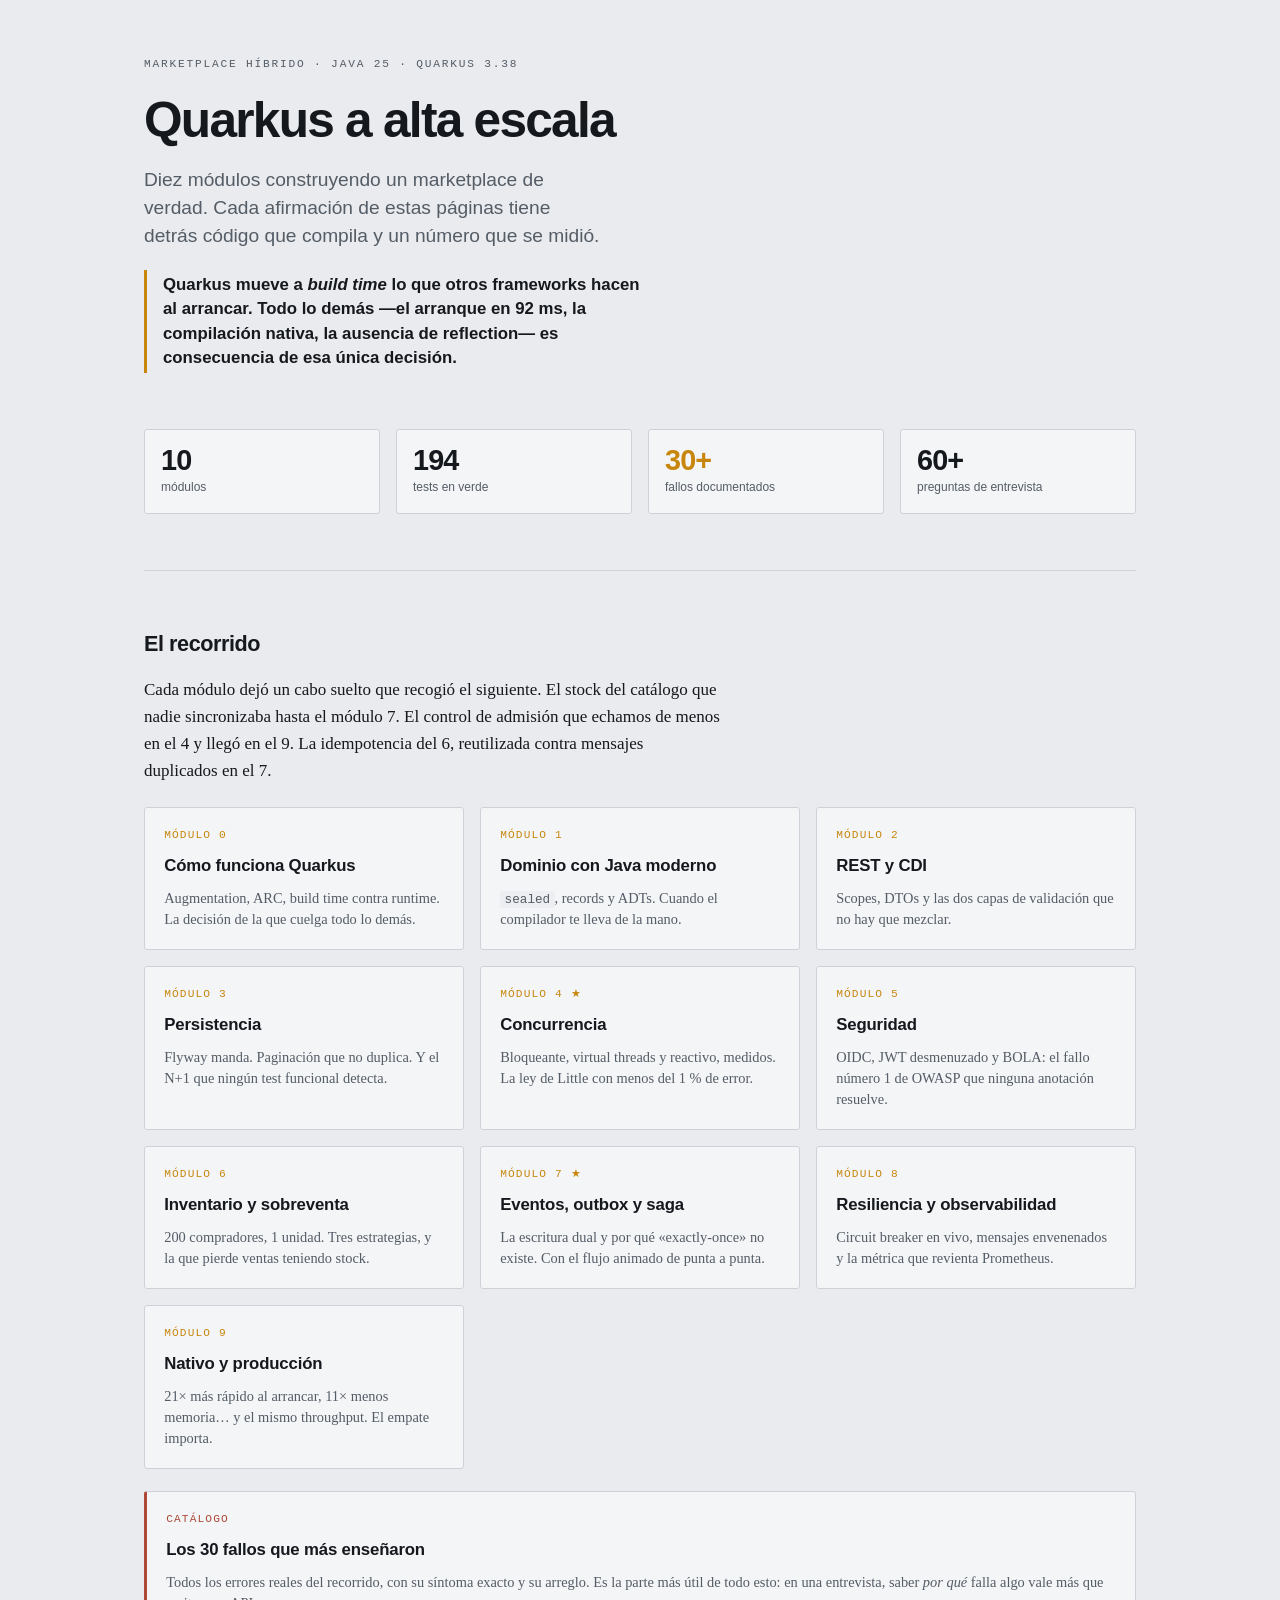
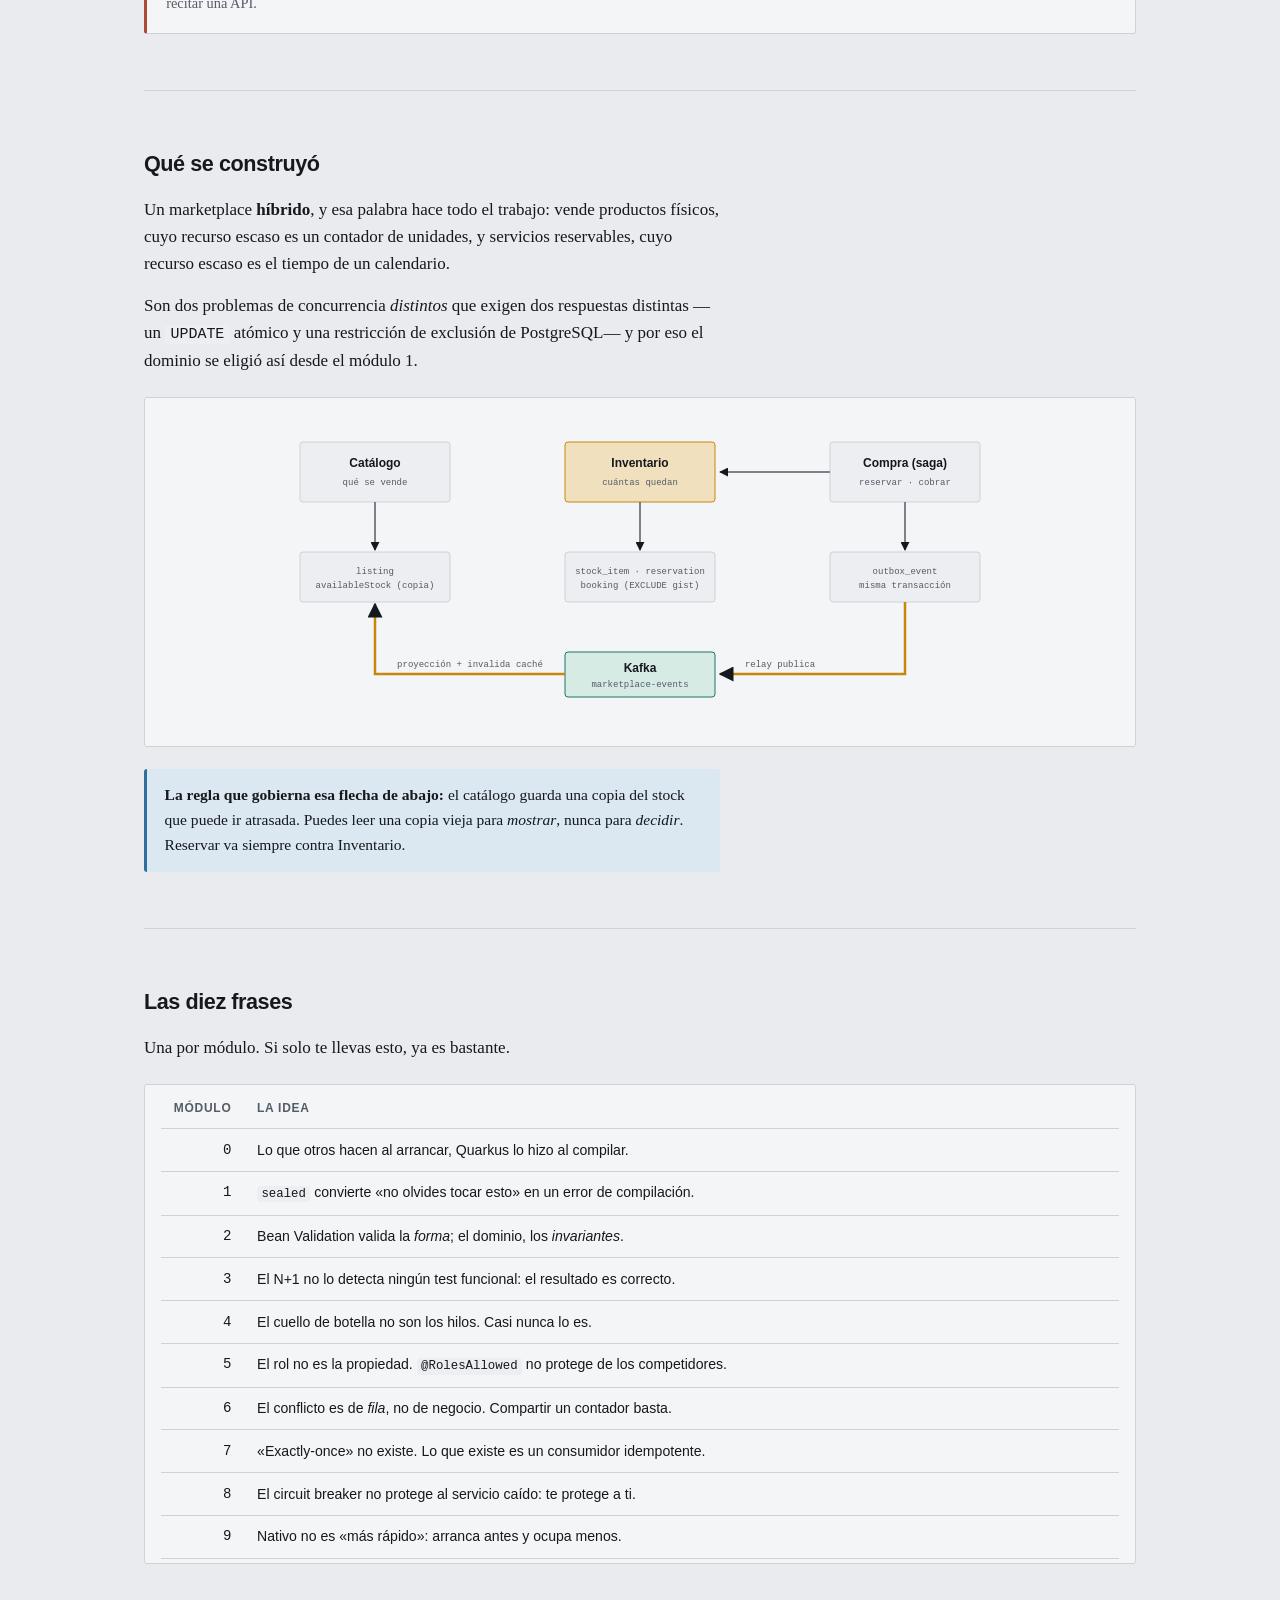
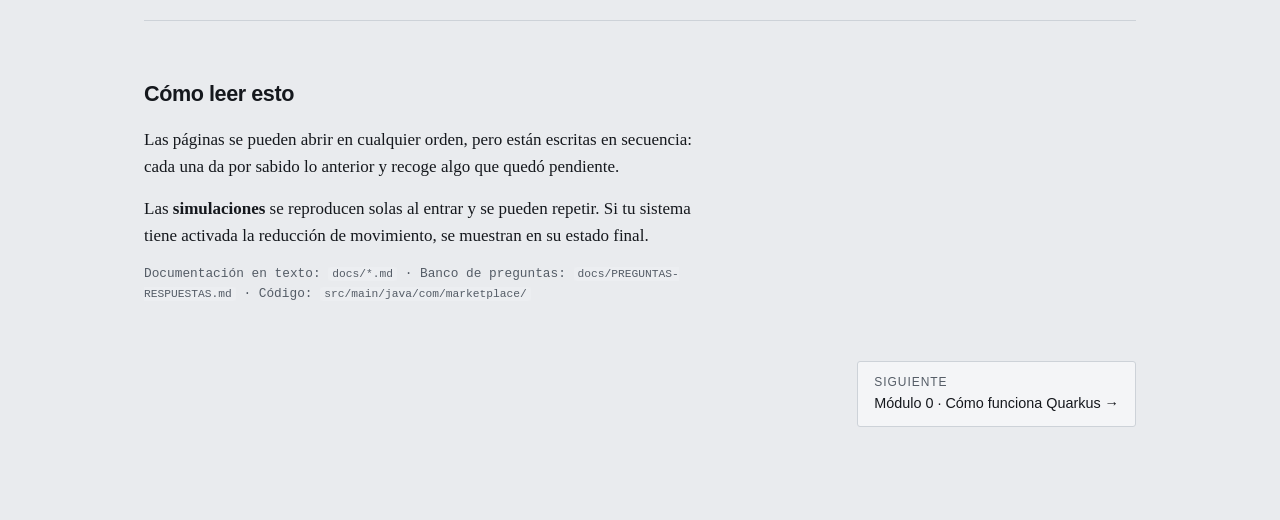
<file: docs/html/index.html>
<!doctype html>
<html lang="es">
<head>
<meta charset="utf-8">
<meta name="viewport" content="width=device-width, initial-scale=1">
<meta name="color-scheme" content="light dark">
<title>Quarkus a alta escala — un marketplace, diez módulos</title>
<link rel="stylesheet" href="assets/style.css">
</head>
<body>
<div class="wrap">

<header>
  <p class="eyebrow">Marketplace híbrido · Java 25 · Quarkus 3.38</p>
  <h1>Quarkus a&nbsp;alta escala</h1>
  <p class="lede">
    Diez módulos construyendo un marketplace de verdad. Cada afirmación de estas páginas tiene
    detrás código que compila y un número que se midió.
  </p>
  <p class="thesis">
    Quarkus mueve a <em>build time</em> lo que otros frameworks hacen al arrancar. Todo lo demás
    —el arranque en 92&nbsp;ms, la compilación nativa, la ausencia de reflection— es consecuencia
    de esa única decisión.
  </p>
</header>

<section>
  <div class="metrics">
    <div class="metric"><span class="n">10</span><span class="l">módulos</span></div>
    <div class="metric"><span class="n">194</span><span class="l">tests en verde</span></div>
    <div class="metric hl"><span class="n">30+</span><span class="l">fallos documentados</span></div>
    <div class="metric"><span class="n">60+</span><span class="l">preguntas de entrevista</span></div>
  </div>
</section>

<hr>

<section>
  <div class="prose stack">
    <h2>El recorrido</h2>
    <p>
      Cada módulo dejó un cabo suelto que recogió el siguiente. El stock del catálogo que nadie
      sincronizaba hasta el módulo 7. El control de admisión que echamos de menos en el 4 y llegó
      en el 9. La idempotencia del 6, reutilizada contra mensajes duplicados en el 7.
    </p>
  </div>

  <div class="modules">
    <a class="mod" href="0-fundamentos.html">
      <span class="num">MÓDULO 0</span>
      <h3>Cómo funciona Quarkus</h3>
      <p>Augmentation, ARC, build time contra runtime. La decisión de la que cuelga todo lo demás.</p>
    </a>
    <a class="mod" href="1-dominio.html">
      <span class="num">MÓDULO 1</span>
      <h3>Dominio con Java moderno</h3>
      <p><code>sealed</code>, records y ADTs. Cuando el compilador te lleva de la mano.</p>
    </a>
    <a class="mod" href="2-rest.html">
      <span class="num">MÓDULO 2</span>
      <h3>REST y CDI</h3>
      <p>Scopes, DTOs y las dos capas de validación que no hay que mezclar.</p>
    </a>
    <a class="mod" href="3-persistencia.html">
      <span class="num">MÓDULO 3</span>
      <h3>Persistencia</h3>
      <p>Flyway manda. Paginación que no duplica. Y el N+1 que ningún test funcional detecta.</p>
    </a>
    <a class="mod" href="4-concurrencia.html">
      <span class="num">MÓDULO 4 ★</span>
      <h3>Concurrencia</h3>
      <p>Bloqueante, virtual threads y reactivo, medidos. La ley de Little con menos del 1&nbsp;% de error.</p>
    </a>
    <a class="mod" href="5-seguridad.html">
      <span class="num">MÓDULO 5</span>
      <h3>Seguridad</h3>
      <p>OIDC, JWT desmenuzado y BOLA: el fallo número 1 de OWASP que ninguna anotación resuelve.</p>
    </a>
    <a class="mod" href="6-inventario.html">
      <span class="num">MÓDULO 6</span>
      <h3>Inventario y sobreventa</h3>
      <p>200 compradores, 1 unidad. Tres estrategias, y la que pierde ventas teniendo stock.</p>
    </a>
    <a class="mod" href="7-eventos.html">
      <span class="num">MÓDULO 7 ★</span>
      <h3>Eventos, outbox y saga</h3>
      <p>La escritura dual y por qué «exactly-once» no existe. Con el flujo animado de punta a punta.</p>
    </a>
    <a class="mod" href="8-resiliencia.html">
      <span class="num">MÓDULO 8</span>
      <h3>Resiliencia y observabilidad</h3>
      <p>Circuit breaker en vivo, mensajes envenenados y la métrica que revienta Prometheus.</p>
    </a>
    <a class="mod" href="9-produccion.html">
      <span class="num">MÓDULO 9</span>
      <h3>Nativo y producción</h3>
      <p>21× más rápido al arrancar, 11× menos memoria… y el mismo throughput. El empate importa.</p>
    </a>
  </div>

  <div class="modules">
    <a class="mod" href="bugs.html" style="border-left:3px solid var(--busy)">
      <span class="num" style="color:var(--busy)">CATÁLOGO</span>
      <h3>Los 30 fallos que más enseñaron</h3>
      <p>
        Todos los errores reales del recorrido, con su síntoma exacto y su arreglo. Es la parte
        más útil de todo esto: en una entrevista, saber <em>por qué</em> falla algo vale más que
        recitar una API.
      </p>
    </a>
  </div>
</section>

<hr>

<section>
  <div class="prose stack">
    <h2>Qué se construyó</h2>
    <p>
      Un marketplace <strong>híbrido</strong>, y esa palabra hace todo el trabajo: vende productos
      físicos, cuyo recurso escaso es un contador de unidades, y servicios reservables, cuyo
      recurso escaso es el tiempo de un calendario.
    </p>
    <p>
      Son dos problemas de concurrencia <em>distintos</em> que exigen dos respuestas distintas —un
      <code>UPDATE</code> atómico y una restricción de exclusión de PostgreSQL— y por eso el
      dominio se eligió así desde el módulo 1.
    </p>
  </div>

  <div class="diagram">
    <svg viewBox="0 0 720 300" width="720" height="300" role="img" aria-label="Arquitectura del marketplace">
      <defs>
        <marker id="ah" viewBox="0 0 10 10" refX="9" refY="5" markerWidth="6" markerHeight="6" orient="auto">
          <path d="M 0 0 L 10 5 L 0 10 z" fill="currentColor"/>
        </marker>
      </defs>
      <g color="var(--ink-soft)">
        <rect class="d-box" x="20" y="20" width="150" height="60" rx="3"/>
        <text class="d-label" x="95" y="45" text-anchor="middle">Catálogo</text>
        <text class="d-sub" x="95" y="63" text-anchor="middle">qué se vende</text>

        <rect class="d-box on" x="285" y="20" width="150" height="60" rx="3"/>
        <text class="d-label" x="360" y="45" text-anchor="middle">Inventario</text>
        <text class="d-sub" x="360" y="63" text-anchor="middle">cuántas quedan</text>

        <rect class="d-box" x="550" y="20" width="150" height="60" rx="3"/>
        <text class="d-label" x="625" y="45" text-anchor="middle">Compra (saga)</text>
        <text class="d-sub" x="625" y="63" text-anchor="middle">reservar · cobrar</text>

        <rect class="d-box" x="20" y="130" width="150" height="50" rx="3"/>
        <text class="d-sub" x="95" y="152" text-anchor="middle">listing</text>
        <text class="d-sub" x="95" y="166" text-anchor="middle">availableStock (copia)</text>

        <rect class="d-box" x="285" y="130" width="150" height="50" rx="3"/>
        <text class="d-sub" x="360" y="152" text-anchor="middle">stock_item · reservation</text>
        <text class="d-sub" x="360" y="166" text-anchor="middle">booking (EXCLUDE gist)</text>

        <rect class="d-box" x="550" y="130" width="150" height="50" rx="3"/>
        <text class="d-sub" x="625" y="152" text-anchor="middle">outbox_event</text>
        <text class="d-sub" x="625" y="166" text-anchor="middle">misma transacción</text>

        <rect class="d-box good" x="285" y="230" width="150" height="45" rx="3"/>
        <text class="d-label" x="360" y="250" text-anchor="middle">Kafka</text>
        <text class="d-sub" x="360" y="265" text-anchor="middle">marketplace-events</text>

        <path class="d-arrow" d="M 95 80 L 95 128"/>
        <path class="d-arrow" d="M 360 80 L 360 128"/>
        <path class="d-arrow" d="M 625 80 L 625 128"/>
        <path class="d-arrow" d="M 550 50 L 440 50"/>
        <path class="d-arrow on" d="M 625 180 L 625 252 L 440 252"/>
        <path class="d-arrow on" d="M 285 252 L 95 252 L 95 182"/>

        <text class="d-sub" x="500" y="245" text-anchor="middle">relay publica</text>
        <text class="d-sub" x="190" y="245" text-anchor="middle">proyección + invalida caché</text>
      </g>
    </svg>
  </div>

  <div class="prose stack">
    <p class="note">
      <strong>La regla que gobierna esa flecha de abajo:</strong> el catálogo guarda una copia del
      stock que puede ir atrasada. Puedes leer una copia vieja para <em>mostrar</em>, nunca para
      <em>decidir</em>. Reservar va siempre contra Inventario.
    </p>
  </div>
</section>

<hr>

<section>
  <div class="prose stack">
    <h2>Las diez frases</h2>
    <p>Una por módulo. Si solo te llevas esto, ya es bastante.</p>
  </div>

  <div class="tablewrap">
    <table>
      <tr><th style="width:5rem">Módulo</th><th>La idea</th></tr>
      <tr><td class="num">0</td><td>Lo que otros hacen al arrancar, Quarkus lo hizo al compilar.</td></tr>
      <tr><td class="num">1</td><td><code>sealed</code> convierte «no olvides tocar esto» en un error de compilación.</td></tr>
      <tr><td class="num">2</td><td>Bean Validation valida la <em>forma</em>; el dominio, los <em>invariantes</em>.</td></tr>
      <tr><td class="num">3</td><td>El N+1 no lo detecta ningún test funcional: el resultado es correcto.</td></tr>
      <tr><td class="num">4</td><td>El cuello de botella no son los hilos. Casi nunca lo es.</td></tr>
      <tr><td class="num">5</td><td>El rol no es la propiedad. <code>@RolesAllowed</code> no protege de los competidores.</td></tr>
      <tr><td class="num">6</td><td>El conflicto es de <em>fila</em>, no de negocio. Compartir un contador basta.</td></tr>
      <tr><td class="num">7</td><td>«Exactly-once» no existe. Lo que existe es un consumidor idempotente.</td></tr>
      <tr><td class="num">8</td><td>El circuit breaker no protege al servicio caído: te protege a ti.</td></tr>
      <tr><td class="num">9</td><td>Nativo no es «más rápido»: arranca antes y ocupa menos.</td></tr>
    </table>
  </div>
</section>

<hr>

<section>
  <div class="prose stack">
    <h2>Cómo leer esto</h2>
    <p>
      Las páginas se pueden abrir en cualquier orden, pero están escritas en secuencia: cada una
      da por sabido lo anterior y recoge algo que quedó pendiente.
    </p>
    <p>
      Las <strong>simulaciones</strong> se reproducen solas al entrar y se pueden repetir. Si tu
      sistema tiene activada la reducción de movimiento, se muestran en su estado final.
    </p>
    <p class="status">
      Documentación en texto: <code>docs/*.md</code> · Banco de preguntas:
      <code>docs/PREGUNTAS-RESPUESTAS.md</code> · Código: <code>src/main/java/com/marketplace/</code>
    </p>
  </div>
</section>

<div class="pager">
  <span></span>
  <a href="0-fundamentos.html"><small>Siguiente</small> Módulo 0 · Cómo funciona Quarkus →</a>
</div>

</div>
</body>
</html>
</file>
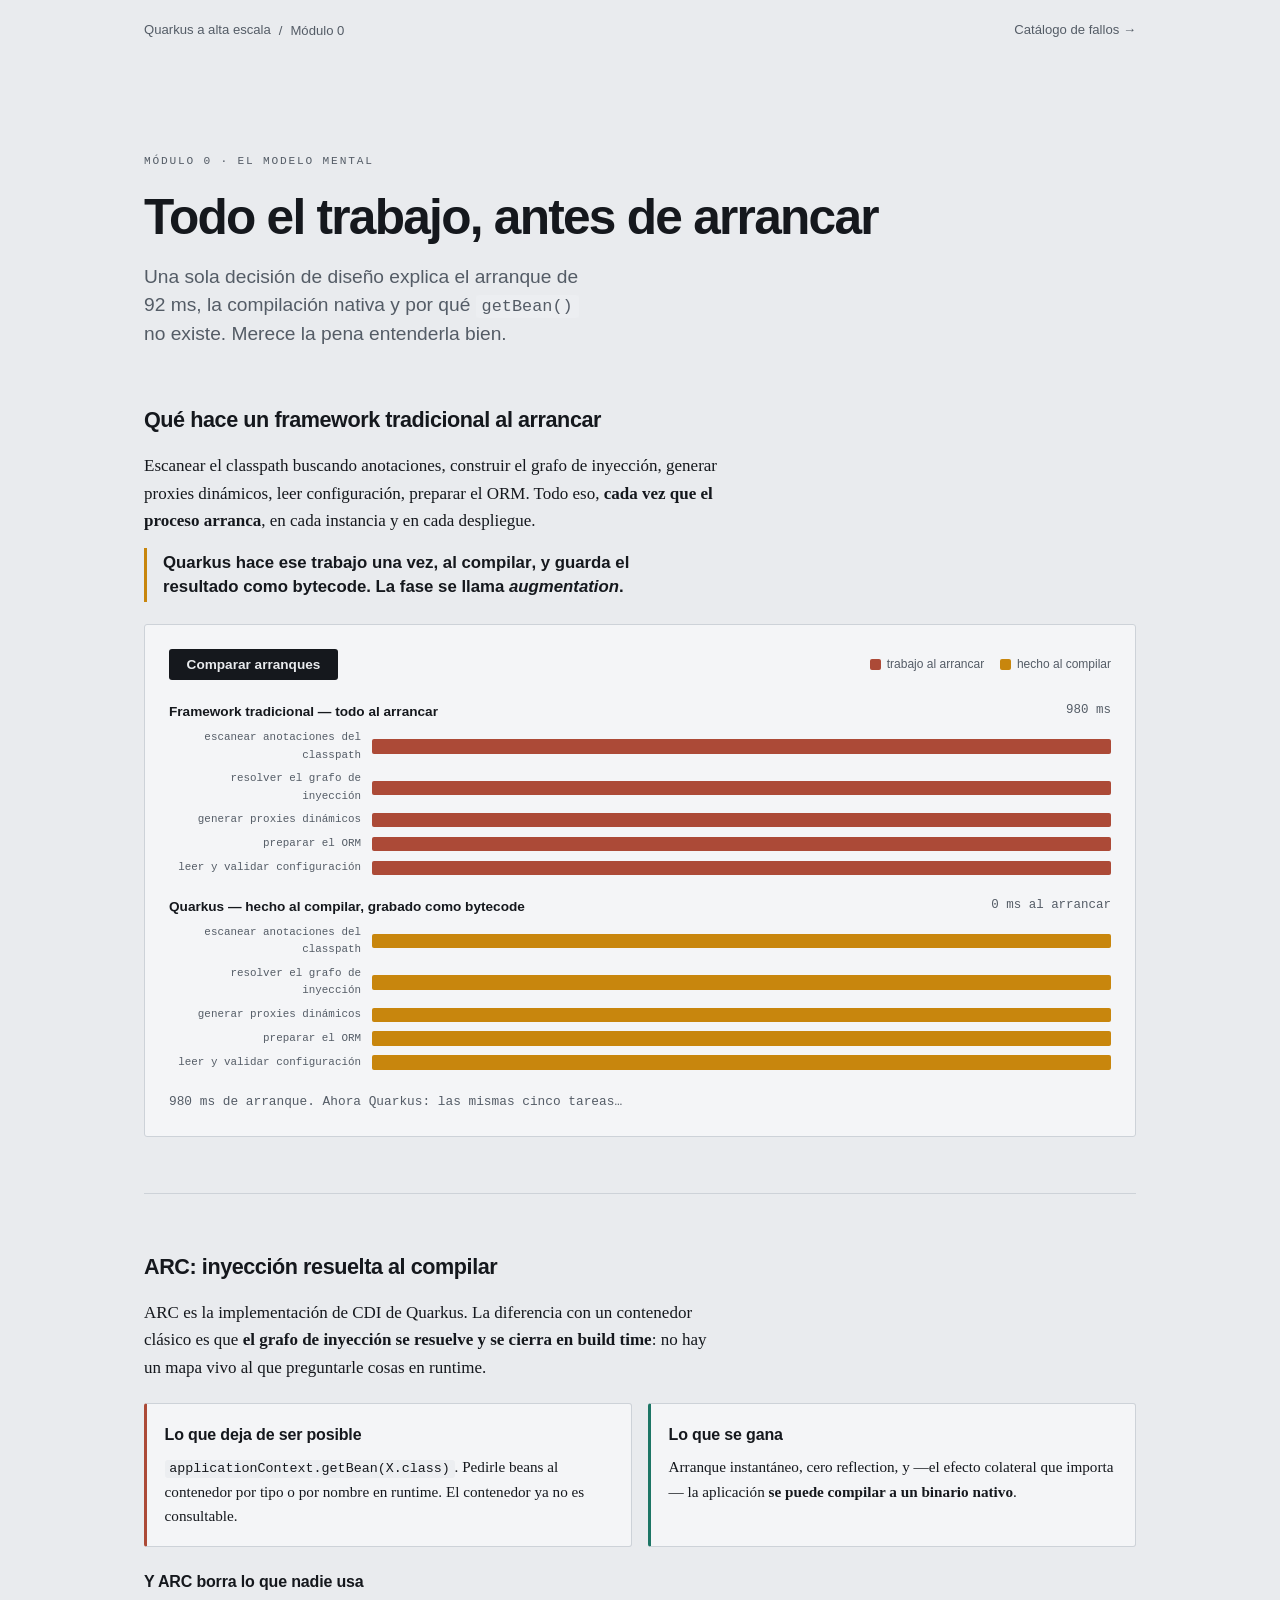
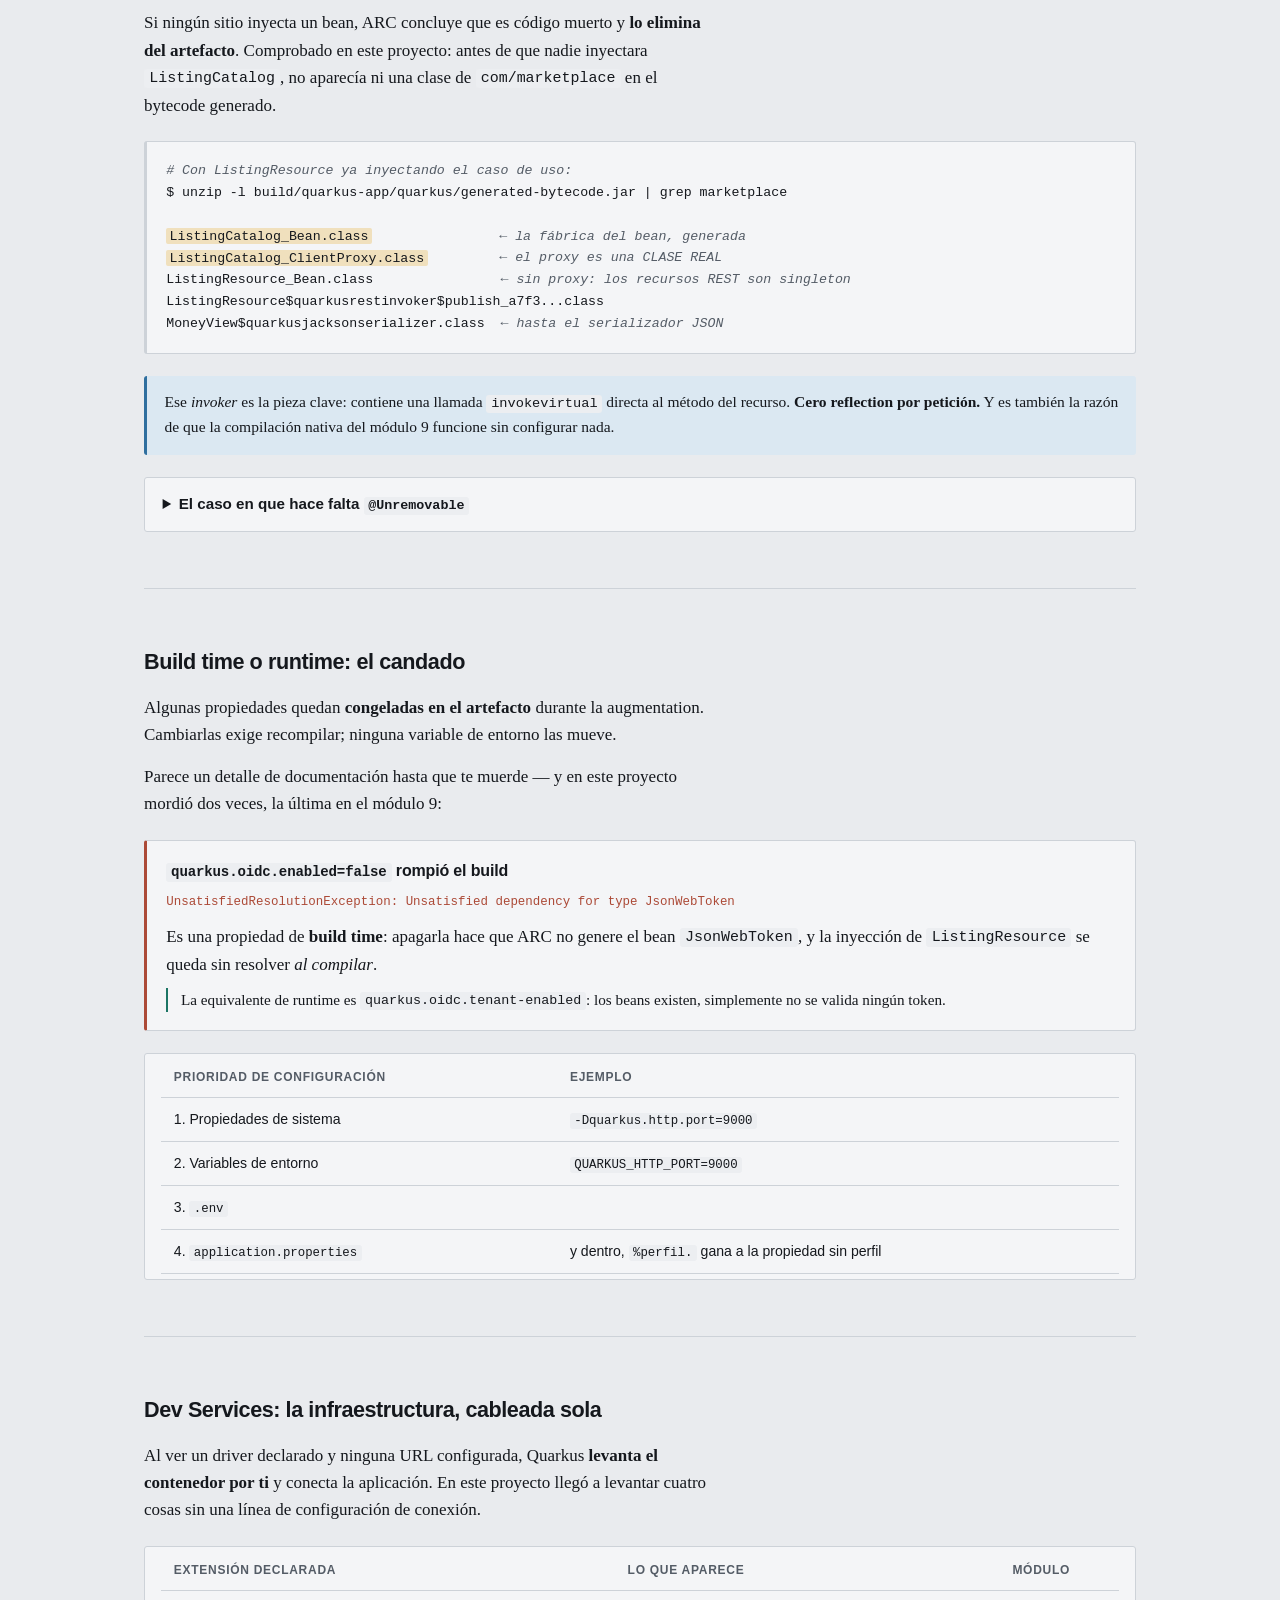
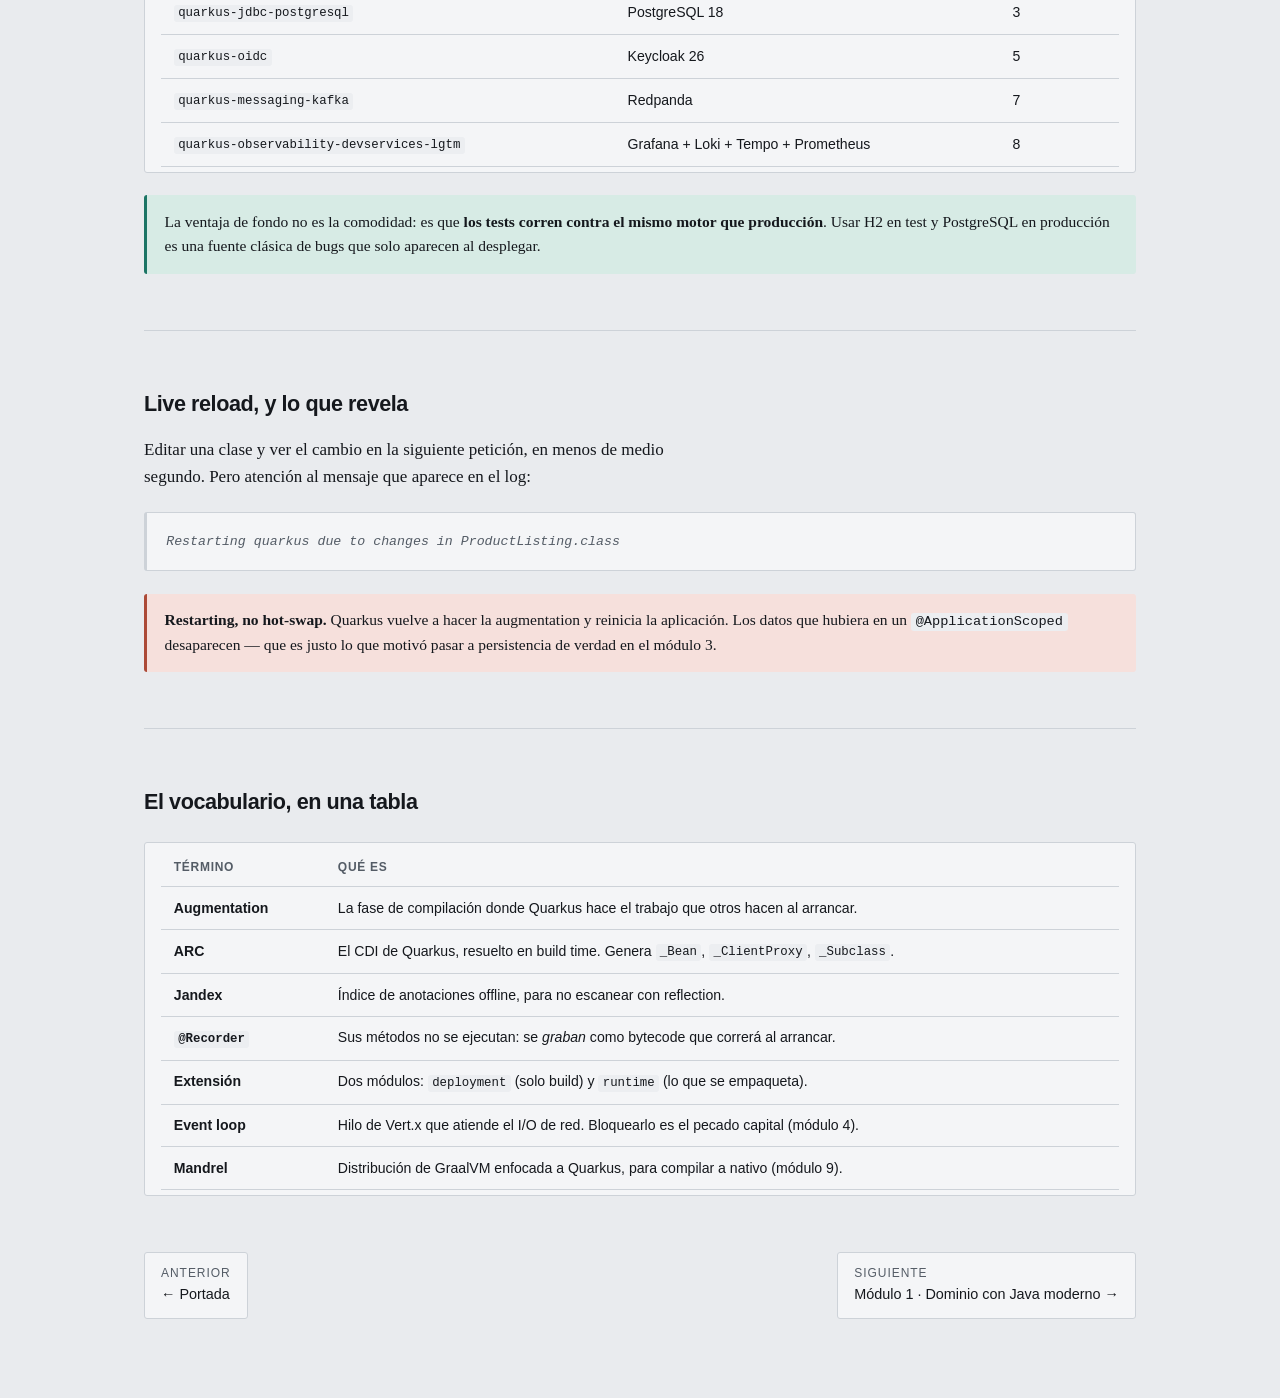
<file: docs/html/0-fundamentos.html>
<!doctype html>
<html lang="es">
<head>
<meta charset="utf-8">
<meta name="viewport" content="width=device-width, initial-scale=1">
<meta name="color-scheme" content="light dark">
<title>Cómo funciona Quarkus — build time contra runtime</title>
<link rel="stylesheet" href="assets/style.css">
</head>
<body>
<div class="wrap">

<nav class="topnav">
  <div class="crumbs"><a href="index.html">Quarkus a alta escala</a> <span>/</span> <span>Módulo 0</span></div>
  <a href="bugs.html">Catálogo de fallos →</a>
</nav>

<header>
  <p class="eyebrow">Módulo 0 · el modelo mental</p>
  <h1>Todo el trabajo, antes de arrancar</h1>
  <p class="lede">
    Una sola decisión de diseño explica el arranque de 92 ms, la compilación nativa y por qué
    <code>getBean()</code> no existe. Merece la pena entenderla bien.
  </p>
</header>

<section>
  <div class="prose stack">
    <h2>Qué hace un framework tradicional al arrancar</h2>
    <p>
      Escanear el classpath buscando anotaciones, construir el grafo de inyección, generar proxies
      dinámicos, leer configuración, preparar el ORM. Todo eso, <strong>cada vez que el proceso
      arranca</strong>, en cada instancia y en cada despliegue.
    </p>
    <p class="thesis">
      Quarkus hace ese trabajo <strong>una vez, al compilar</strong>, y guarda el resultado como
      bytecode. La fase se llama <em>augmentation</em>.
    </p>
  </div>

  <div class="sim">
    <div class="sim-head">
      <button class="play" id="boot-play">Comparar arranques</button>
      <div class="legend">
        <span class="key"><span class="swatch" style="background:var(--busy)"></span> trabajo al arrancar</span>
        <span class="key"><span class="swatch" style="background:var(--accent)"></span> hecho al compilar</span>
      </div>
    </div>
    <div id="boot" style="display:flex;flex-direction:column;gap:1.2rem"></div>
    <div id="boot-status" class="status">Las mismas tareas. Lo que cambia es cuándo se hacen.</div>
  </div>
</section>

<hr>

<section>
  <div class="prose stack">
    <h2>ARC: inyección resuelta al compilar</h2>
    <p>
      ARC es la implementación de CDI de Quarkus. La diferencia con un contenedor clásico es que
      <strong>el grafo de inyección se resuelve y se cierra en build time</strong>: no hay un mapa
      vivo al que preguntarle cosas en runtime.
    </p>
  </div>

  <div class="cards">
    <div class="card bad">
      <h3>Lo que deja de ser posible</h3>
      <p>
        <code>applicationContext.getBean(X.class)</code>. Pedirle beans al contenedor por tipo o por
        nombre en runtime. El contenedor ya no es consultable.
      </p>
    </div>
    <div class="card good">
      <h3>Lo que se gana</h3>
      <p>
        Arranque instantáneo, cero reflection, y —el efecto colateral que importa— la aplicación
        <strong>se puede compilar a un binario nativo</strong>.
      </p>
    </div>
  </div>

  <div class="prose stack">
    <h3>Y ARC borra lo que nadie usa</h3>
    <p>
      Si ningún sitio inyecta un bean, ARC concluye que es código muerto y <strong>lo elimina del
      artefacto</strong>. Comprobado en este proyecto: antes de que nadie inyectara
      <code>ListingCatalog</code>, no aparecía ni una clase de <code>com/marketplace</code> en el
      bytecode generado.
    </p>
  </div>

  <pre><span class="cm"># Con ListingResource ya inyectando el caso de uso:</span>
$ unzip -l build/quarkus-app/quarkus/generated-bytecode.jar | grep marketplace

<mark>ListingCatalog_Bean.class</mark>                <span class="cm">← la fábrica del bean, generada</span>
<mark>ListingCatalog_ClientProxy.class</mark>         <span class="cm">← el proxy es una CLASE REAL</span>
ListingResource_Bean.class                <span class="cm">← sin proxy: los recursos REST son singleton</span>
ListingResource$quarkusrestinvoker$publish_a7f3...class
MoneyView$quarkusjacksonserializer.class  <span class="cm">← hasta el serializador JSON</span></pre>

  <p class="note">
    Ese <em>invoker</em> es la pieza clave: contiene una llamada <code>invokevirtual</code> directa
    al método del recurso. <strong>Cero reflection por petición.</strong> Y es también la razón de
    que la compilación nativa del módulo 9 funcione sin configurar nada.
  </p>

  <details>
    <summary>El caso en que hace falta <code>@Unremovable</code></summary>
    <p style="margin-top:0.6rem">
      Implementaciones elegidas por configuración. Si tienes <code>StripeGateway</code> y
      <code>PaypalGateway</code> y decides cuál usar leyendo una propiedad, ARC no ve que nadie
      inyecte la que no se usa y la borra. Al cambiar la configuración, falla en runtime sobre una
      clase que existe en el código fuente pero no en el binario.
    </p>
  </details>
</section>

<hr>

<section>
  <div class="prose stack">
    <h2>Build time o runtime: el candado</h2>
    <p>
      Algunas propiedades quedan <strong>congeladas en el artefacto</strong> durante la
      augmentation. Cambiarlas exige recompilar; ninguna variable de entorno las mueve.
    </p>
    <p>
      Parece un detalle de documentación hasta que te muerde — y en este proyecto mordió dos veces,
      la última en el módulo 9:
    </p>
  </div>

  <div class="bug">
    <h3><code>quarkus.oidc.enabled=false</code> rompió el build</h3>
    <p class="sym">UnsatisfiedResolutionException: Unsatisfied dependency for type JsonWebToken</p>
    <p>
      Es una propiedad de <strong>build time</strong>: apagarla hace que ARC no genere el bean
      <code>JsonWebToken</code>, y la inyección de <code>ListingResource</code> se queda sin
      resolver <em>al compilar</em>.
    </p>
    <p class="fix">
      La equivalente de runtime es <code>quarkus.oidc.tenant-enabled</code>: los beans existen,
      simplemente no se valida ningún token.
    </p>
  </div>

  <div class="tablewrap">
    <table>
      <tr><th>Prioridad de configuración</th><th>Ejemplo</th></tr>
      <tr><td>1. Propiedades de sistema</td><td><code>-Dquarkus.http.port=9000</code></td></tr>
      <tr><td>2. Variables de entorno</td><td><code>QUARKUS_HTTP_PORT=9000</code></td></tr>
      <tr><td>3. <code>.env</code></td><td></td></tr>
      <tr><td>4. <code>application.properties</code></td><td>y dentro, <code>%perfil.</code> gana a la propiedad sin perfil</td></tr>
    </table>
  </div>
</section>

<hr>

<section>
  <div class="prose stack">
    <h2>Dev Services: la infraestructura, cableada sola</h2>
    <p>
      Al ver un driver declarado y ninguna URL configurada, Quarkus <strong>levanta el contenedor
      por ti</strong> y conecta la aplicación. En este proyecto llegó a levantar cuatro cosas sin
      una línea de configuración de conexión.
    </p>
  </div>

  <div class="tablewrap">
    <table>
      <tr><th>Extensión declarada</th><th>Lo que aparece</th><th>Módulo</th></tr>
      <tr><td><code>quarkus-jdbc-postgresql</code></td><td>PostgreSQL 18</td><td>3</td></tr>
      <tr><td><code>quarkus-oidc</code></td><td>Keycloak 26</td><td>5</td></tr>
      <tr><td><code>quarkus-messaging-kafka</code></td><td>Redpanda</td><td>7</td></tr>
      <tr><td><code>quarkus-observability-devservices-lgtm</code></td><td>Grafana + Loki + Tempo + Prometheus</td><td>8</td></tr>
    </table>
  </div>

  <p class="win">
    La ventaja de fondo no es la comodidad: es que <strong>los tests corren contra el mismo motor
    que producción</strong>. Usar H2 en test y PostgreSQL en producción es una fuente clásica de
    bugs que solo aparecen al desplegar.
  </p>
</section>

<hr>

<section>
  <div class="prose stack">
    <h2>Live reload, y lo que revela</h2>
    <p>
      Editar una clase y ver el cambio en la siguiente petición, en menos de medio segundo. Pero
      atención al mensaje que aparece en el log:
    </p>
  </div>

  <pre><span class="cm">Restarting quarkus due to changes in ProductListing.class</span></pre>

  <p class="warn">
    <strong>Restarting, no hot-swap.</strong> Quarkus vuelve a hacer la augmentation y reinicia la
    aplicación. Los datos que hubiera en un <code>@ApplicationScoped</code> desaparecen — que es
    justo lo que motivó pasar a persistencia de verdad en el módulo 3.
  </p>
</section>

<hr>

<section>
  <div class="prose stack">
    <h2>El vocabulario, en una tabla</h2>
  </div>
  <div class="tablewrap">
    <table>
      <tr><th>Término</th><th>Qué es</th></tr>
      <tr><td><strong>Augmentation</strong></td><td>La fase de compilación donde Quarkus hace el trabajo que otros hacen al arrancar.</td></tr>
      <tr><td><strong>ARC</strong></td><td>El CDI de Quarkus, resuelto en build time. Genera <code>_Bean</code>, <code>_ClientProxy</code>, <code>_Subclass</code>.</td></tr>
      <tr><td><strong>Jandex</strong></td><td>Índice de anotaciones offline, para no escanear con reflection.</td></tr>
      <tr><td><strong><code>@Recorder</code></strong></td><td>Sus métodos no se ejecutan: se <em>graban</em> como bytecode que correrá al arrancar.</td></tr>
      <tr><td><strong>Extensión</strong></td><td>Dos módulos: <code>deployment</code> (solo build) y <code>runtime</code> (lo que se empaqueta).</td></tr>
      <tr><td><strong>Event loop</strong></td><td>Hilo de Vert.x que atiende el I/O de red. Bloquearlo es el pecado capital (módulo 4).</td></tr>
      <tr><td><strong>Mandrel</strong></td><td>Distribución de GraalVM enfocada a Quarkus, para compilar a nativo (módulo 9).</td></tr>
    </table>
  </div>
</section>

<div class="pager">
  <a href="index.html"><small>Anterior</small> ← Portada</a>
  <a href="1-dominio.html"><small>Siguiente</small> Módulo 1 · Dominio con Java moderno →</a>
</div>

</div>

<script>
(function () {
  var reduced = matchMedia("(prefers-reduced-motion: reduce)").matches;
  var tareas = [
    { t: "escanear anotaciones del classpath", d: 260 },
    { t: "resolver el grafo de inyección", d: 200 },
    { t: "generar proxies dinámicos", d: 180 },
    { t: "preparar el ORM", d: 220 },
    { t: "leer y validar configuración", d: 120 }
  ];
  var cont = document.getElementById("boot");
  var estado = document.getElementById("boot-status");

  function carril(titulo, quarkus) {
    var w = document.createElement("div");
    w.style.cssText = "display:flex;flex-direction:column;gap:0.4rem";
    var h = document.createElement("div");
    h.style.cssText = "font-family:var(--sans);font-size:0.85rem;font-weight:650;display:flex;justify-content:space-between";
    h.innerHTML = "<span>" + titulo + "</span><span class='lane-total' id='tot-" + (quarkus ? "q" : "t") + "'>—</span>";
    w.appendChild(h);
    var barras = [];
    tareas.forEach(function (x) {
      var row = document.createElement("div");
      row.style.cssText = "display:flex;align-items:center;gap:0.7rem";
      var lb = document.createElement("span");
      lb.style.cssText = "font-family:var(--mono);font-size:0.68rem;color:var(--ink-soft);width:12rem;flex:none;text-align:right";
      lb.textContent = x.t;
      var tr = document.createElement("div");
      tr.style.cssText = "position:relative;height:0.9rem;flex:1;background:var(--panel-2);border-radius:2px;overflow:hidden";
      var fill = document.createElement("i");
      fill.style.cssText = "display:block;height:100%;width:0%;background:" +
        (quarkus ? "var(--accent)" : "var(--busy)") + ";transition:width .1s linear";
      tr.appendChild(fill);
      row.appendChild(lb); row.appendChild(tr);
      w.appendChild(row);
      barras.push({ fill: fill, dur: x.d });
    });
    cont.appendChild(w);
    return barras;
  }

  var trad = carril("Framework tradicional — todo al arrancar", false);
  var quark = carril("Quarkus — hecho al compilar, grabado como bytecode", true);

  function reset() {
    trad.concat(quark).forEach(function (b) { b.fill.style.width = "0%"; });
    document.getElementById("tot-t").textContent = "—";
    document.getElementById("tot-q").textContent = "—";
  }

  async function correr() {
    reset();
    if (reduced) {
      trad.concat(quark).forEach(function (b) { b.fill.style.width = "100%"; });
      document.getElementById("tot-t").textContent = "980 ms";
      document.getElementById("tot-q").textContent = "0 ms al arrancar";
      return;
    }
    estado.textContent = "Arrancando el tradicional… cada tarea, cada vez que el proceso empieza.";
    var total = 0;
    for (var i = 0; i < trad.length; i++) {
      trad[i].fill.style.transition = "width " + (trad[i].dur / 1000) + "s linear";
      trad[i].fill.style.width = "100%";
      total += trad[i].dur;
      await new Promise(function (r) { setTimeout(r, trad[i].dur); });
      document.getElementById("tot-t").textContent = total + " ms";
    }
    estado.textContent = "980 ms de arranque. Ahora Quarkus: las mismas cinco tareas…";
    await new Promise(function (r) { setTimeout(r, 700); });
    quark.forEach(function (b) { b.fill.style.transition = "width .25s"; b.fill.style.width = "100%"; });
    document.getElementById("tot-q").textContent = "0 ms al arrancar";
    await new Promise(function (r) { setTimeout(r, 400); });
    estado.textContent =
      "…ya estaban hechas. El artefacto trae el resultado grabado como bytecode, así que arrancar es solo leerlo.";
    estado.style.color = "var(--accent)";
  }

  document.getElementById("boot-play").addEventListener("click", correr);
  if (!reduced) setTimeout(correr, 500); else correr();
})();
</script>
</body>
</html>
</file>
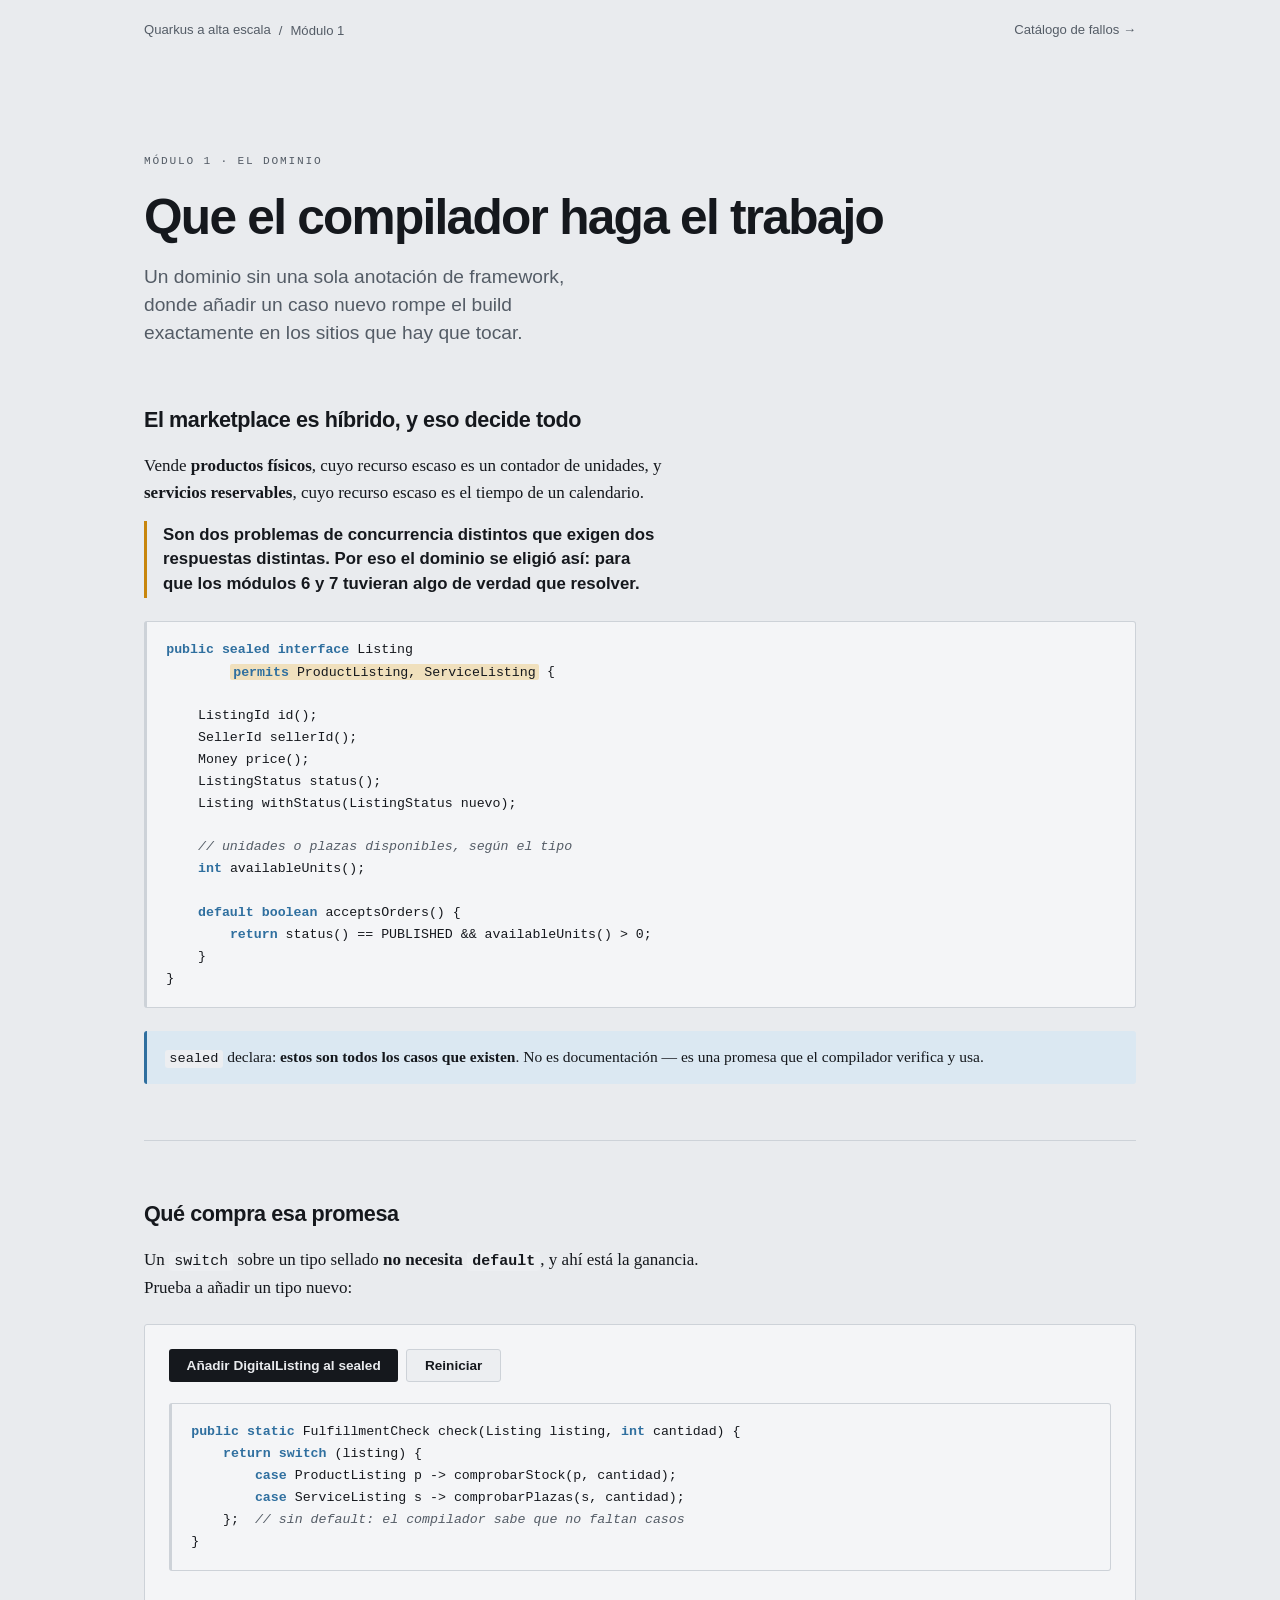
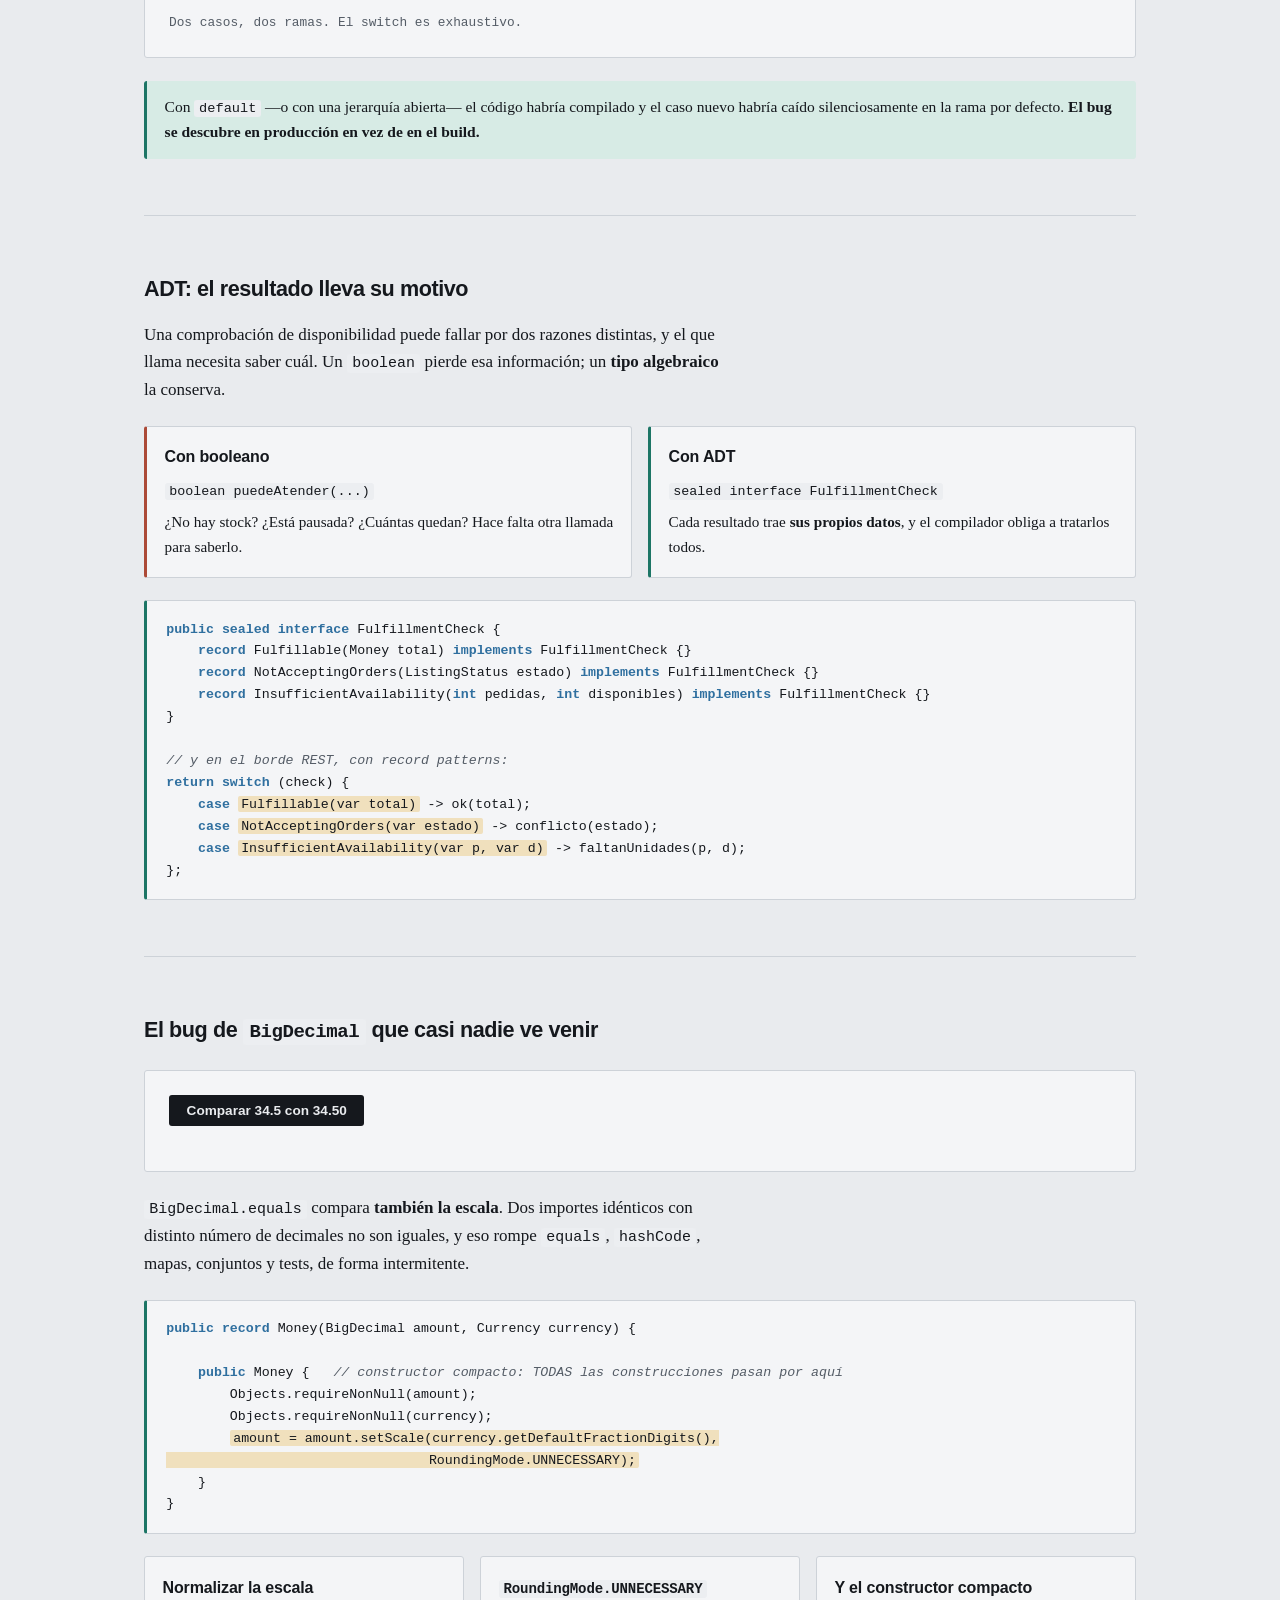
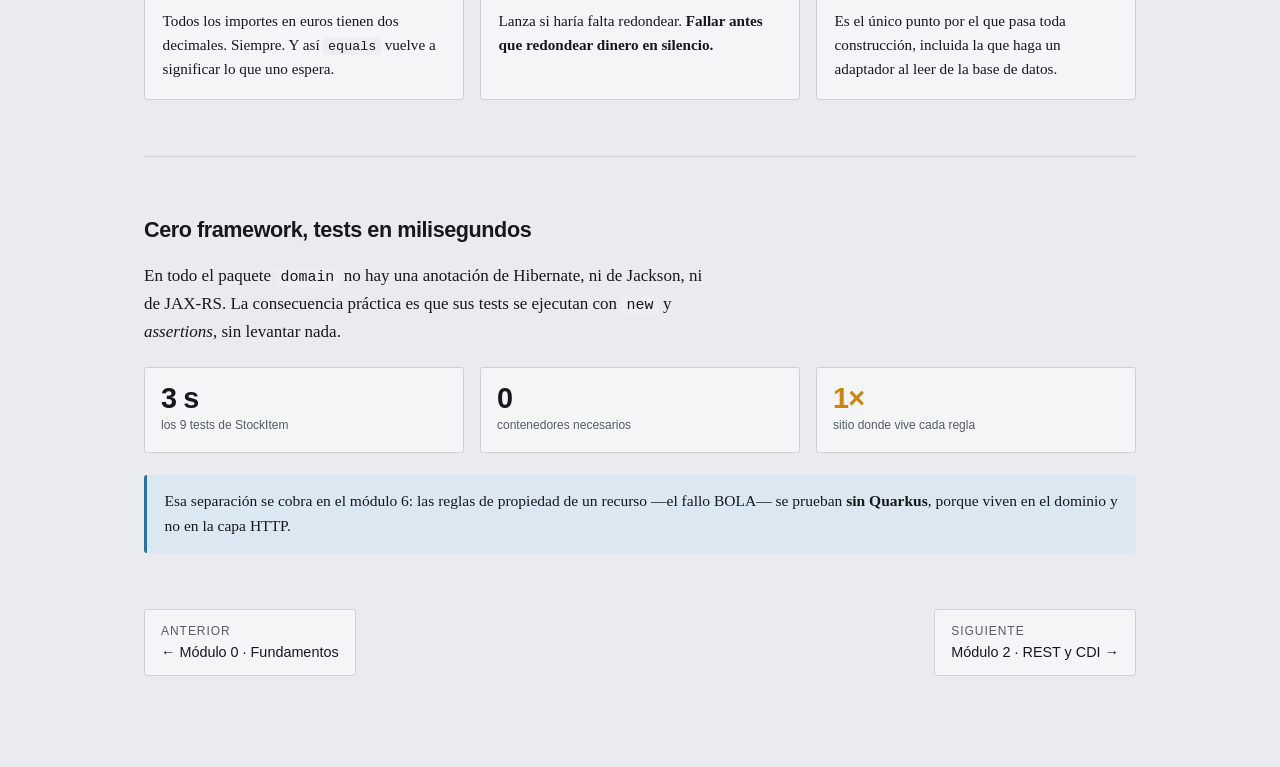
<file: docs/html/1-dominio.html>
<!doctype html>
<html lang="es">
<head>
<meta charset="utf-8">
<meta name="viewport" content="width=device-width, initial-scale=1">
<meta name="color-scheme" content="light dark">
<title>Dominio con Java moderno — sealed, records y ADTs</title>
<link rel="stylesheet" href="assets/style.css">
</head>
<body>
<div class="wrap">

<nav class="topnav">
  <div class="crumbs"><a href="index.html">Quarkus a alta escala</a> <span>/</span> <span>Módulo 1</span></div>
  <a href="bugs.html">Catálogo de fallos →</a>
</nav>

<header>
  <p class="eyebrow">Módulo 1 · el dominio</p>
  <h1>Que el compilador haga el trabajo</h1>
  <p class="lede">
    Un dominio sin una sola anotación de framework, donde añadir un caso nuevo rompe el build
    exactamente en los sitios que hay que tocar.
  </p>
</header>

<section>
  <div class="prose stack">
    <h2>El marketplace es híbrido, y eso decide todo</h2>
    <p>
      Vende <strong>productos físicos</strong>, cuyo recurso escaso es un contador de unidades, y
      <strong>servicios reservables</strong>, cuyo recurso escaso es el tiempo de un calendario.
    </p>
    <p class="thesis">
      Son dos problemas de concurrencia distintos que exigen dos respuestas distintas. Por eso el
      dominio se eligió así: para que los módulos 6 y 7 tuvieran algo de verdad que resolver.
    </p>
  </div>

<pre><span class="kw">public sealed interface</span> Listing
        <mark><span class="kw">permits</span> ProductListing, ServiceListing</mark> {

    ListingId id();
    SellerId sellerId();
    Money price();
    ListingStatus status();
    Listing withStatus(ListingStatus nuevo);

    <span class="cm">// unidades o plazas disponibles, según el tipo</span>
    <span class="kw">int</span> availableUnits();

    <span class="kw">default boolean</span> acceptsOrders() {
        <span class="kw">return</span> status() == PUBLISHED &amp;&amp; availableUnits() &gt; 0;
    }
}</pre>

  <p class="note">
    <code>sealed</code> declara: <strong>estos son todos los casos que existen</strong>. No es
    documentación — es una promesa que el compilador verifica y usa.
  </p>
</section>

<hr>

<section>
  <div class="prose stack">
    <h2>Qué compra esa promesa</h2>
    <p>
      Un <code>switch</code> sobre un tipo sellado <strong>no necesita <code>default</code></strong>,
      y ahí está la ganancia. Prueba a añadir un tipo nuevo:
    </p>
  </div>

  <div class="sim">
    <div class="sim-head">
      <div class="ctl">
        <button id="seal-add">Añadir DigitalListing al sealed</button>
        <button class="alt" id="seal-reset">Reiniciar</button>
      </div>
    </div>
<pre id="seal-code"><span class="kw">public static</span> FulfillmentCheck check(Listing listing, <span class="kw">int</span> cantidad) {
    <span class="kw">return switch</span> (listing) {
        <span class="kw">case</span> ProductListing p -&gt; comprobarStock(p, cantidad);
        <span class="kw">case</span> ServiceListing s -&gt; comprobarPlazas(s, cantidad);
    };  <span class="cm">// sin default: el compilador sabe que no faltan casos</span>
}</pre>
    <div id="seal-errors" style="display:flex;flex-direction:column;gap:0.4rem"></div>
    <div id="seal-status" class="status">Dos casos, dos ramas. El switch es exhaustivo.</div>
  </div>

  <p class="win">
    Con <code>default</code> —o con una jerarquía abierta— el código habría compilado y el caso
    nuevo habría caído silenciosamente en la rama por defecto. <strong>El bug se descubre en
    producción en vez de en el build.</strong>
  </p>
</section>

<hr>

<section>
  <div class="prose stack">
    <h2>ADT: el resultado lleva su motivo</h2>
    <p>
      Una comprobación de disponibilidad puede fallar por dos razones distintas, y el que llama
      necesita saber cuál. Un <code>boolean</code> pierde esa información; un
      <strong>tipo algebraico</strong> la conserva.
    </p>
  </div>

  <div class="cards">
    <div class="card bad">
      <h3>Con booleano</h3>
      <p><code>boolean puedeAtender(...)</code></p>
      <p>¿No hay stock? ¿Está pausada? ¿Cuántas quedan? Hace falta otra llamada para saberlo.</p>
    </div>
    <div class="card good">
      <h3>Con ADT</h3>
      <p><code>sealed interface FulfillmentCheck</code></p>
      <p>Cada resultado trae <strong>sus propios datos</strong>, y el compilador obliga a tratarlos todos.</p>
    </div>
  </div>

<pre class="good"><span class="kw">public sealed interface</span> FulfillmentCheck {
    <span class="kw">record</span> Fulfillable(Money total) <span class="kw">implements</span> FulfillmentCheck {}
    <span class="kw">record</span> NotAcceptingOrders(ListingStatus estado) <span class="kw">implements</span> FulfillmentCheck {}
    <span class="kw">record</span> InsufficientAvailability(<span class="kw">int</span> pedidas, <span class="kw">int</span> disponibles) <span class="kw">implements</span> FulfillmentCheck {}
}

<span class="cm">// y en el borde REST, con record patterns:</span>
<span class="kw">return switch</span> (check) {
    <span class="kw">case</span> <mark>Fulfillable(var total)</mark> -&gt; ok(total);
    <span class="kw">case</span> <mark>NotAcceptingOrders(var estado)</mark> -&gt; conflicto(estado);
    <span class="kw">case</span> <mark>InsufficientAvailability(var p, var d)</mark> -&gt; faltanUnidades(p, d);
};</pre>
</section>

<hr>

<section>
  <div class="prose stack">
    <h2>El bug de <code>BigDecimal</code> que casi nadie ve venir</h2>
  </div>

  <div class="sim">
    <div class="sim-head"><button class="play" id="bd-play">Comparar 34.5 con 34.50</button></div>
    <div id="bd-out" style="font-family:var(--mono);font-size:0.9rem;display:flex;flex-direction:column;gap:0.5rem"></div>
  </div>

  <div class="prose stack">
    <p>
      <code>BigDecimal.equals</code> compara <strong>también la escala</strong>. Dos importes
      idénticos con distinto número de decimales no son iguales, y eso rompe
      <code>equals</code>, <code>hashCode</code>, mapas, conjuntos y tests, de forma intermitente.
    </p>
  </div>

<pre class="good"><span class="kw">public record</span> Money(BigDecimal amount, Currency currency) {

    <span class="kw">public</span> Money {   <span class="cm">// constructor compacto: TODAS las construcciones pasan por aquí</span>
        Objects.requireNonNull(amount);
        Objects.requireNonNull(currency);
        <mark>amount = amount.setScale(currency.getDefaultFractionDigits(),
                                 RoundingMode.UNNECESSARY);</mark>
    }
}</pre>

  <div class="cards">
    <div class="card">
      <h3>Normalizar la escala</h3>
      <p>Todos los importes en euros tienen dos decimales. Siempre. Y así <code>equals</code> vuelve a significar lo que uno espera.</p>
    </div>
    <div class="card">
      <h3><code>RoundingMode.UNNECESSARY</code></h3>
      <p>Lanza si haría falta redondear. <strong>Fallar antes que redondear dinero en silencio.</strong></p>
    </div>
    <div class="card">
      <h3>Y el constructor compacto</h3>
      <p>Es el único punto por el que pasa toda construcción, incluida la que haga un adaptador al leer de la base de datos.</p>
    </div>
  </div>
</section>

<hr>

<section>
  <div class="prose stack">
    <h2>Cero framework, tests en milisegundos</h2>
    <p>
      En todo el paquete <code>domain</code> no hay una anotación de Hibernate, ni de Jackson, ni de
      JAX-RS. La consecuencia práctica es que sus tests se ejecutan con <code>new</code> y
      <em>assertions</em>, sin levantar nada.
    </p>
  </div>

  <div class="metrics">
    <div class="metric"><span class="n">3 s</span><span class="l">los 9 tests de StockItem</span></div>
    <div class="metric"><span class="n">0</span><span class="l">contenedores necesarios</span></div>
    <div class="metric hl"><span class="n">1×</span><span class="l">sitio donde vive cada regla</span></div>
  </div>

  <p class="note">
    Esa separación se cobra en el módulo 6: las reglas de propiedad de un recurso —el fallo BOLA—
    se prueban <strong>sin Quarkus</strong>, porque viven en el dominio y no en la capa HTTP.
  </p>
</section>

<div class="pager">
  <a href="0-fundamentos.html"><small>Anterior</small> ← Módulo 0 · Fundamentos</a>
  <a href="2-rest.html"><small>Siguiente</small> Módulo 2 · REST y CDI →</a>
</div>

</div>

<script>
(function () {
  var reduced = matchMedia("(prefers-reduced-motion: reduce)").matches;

  /* sealed */
  var code = document.getElementById("seal-code");
  var errs = document.getElementById("seal-errors");
  var st = document.getElementById("seal-status");
  var original = code.innerHTML;

  var rotos = [
    "Listings.java:24 — the switch expression does not cover all possible input values",
    "ListingResponse.java:41 — the switch expression does not cover all possible input values",
    "ListingEntity.java:88 — the switch expression does not cover all possible input values"
  ];

  document.getElementById("seal-add").addEventListener("click", function () {
    code.innerHTML = original.replace(
      '<span class="cm">// sin default: el compilador sabe que no faltan casos</span>',
      '<span class="cm">// ← falta el caso DigitalListing</span>'
    ).replace("};", '};  <span class="cm">// ✗ ERROR DE COMPILACIÓN</span>');
    code.className = "bad";
    errs.innerHTML = "";
    rotos.forEach(function (r, i) {
      setTimeout(function () {
        var d = document.createElement("div");
        d.style.cssText = "font-family:var(--mono);font-size:0.75rem;color:var(--busy);background:var(--bad-soft);padding:0.4rem 0.7rem;border-radius:3px";
        d.textContent = r;
        errs.appendChild(d);
      }, reduced ? 0 : i * 350);
    });
    st.textContent = "El build se rompe en los TRES sitios que hay que tocar. Ni uno más, ni uno menos.";
    st.style.color = "var(--busy)";
  });

  document.getElementById("seal-reset").addEventListener("click", function () {
    code.innerHTML = original;
    code.className = "";
    errs.innerHTML = "";
    st.textContent = "Dos casos, dos ramas. El switch es exhaustivo.";
    st.style.color = "";
  });

  /* BigDecimal */
  var out = document.getElementById("bd-out");
  document.getElementById("bd-play").addEventListener("click", function () {
    out.innerHTML = "";
    var lineas = [
      ["new BigDecimal(\"34.5\").equals(new BigDecimal(\"34.50\"))", "false", "var(--busy)"],
      ["→ mismo importe, distinta escala: NO son iguales", "", "var(--ink-soft)"],
      ["", "", ""],
      ["Money.of(\"34.5\",\"EUR\").equals(Money.of(\"34.50\",\"EUR\"))", "true", "var(--free)"],
      ["→ el constructor compacto normalizó ambas a 34.50", "", "var(--ink-soft)"]
    ];
    lineas.forEach(function (l, i) {
      setTimeout(function () {
        var d = document.createElement("div");
        d.style.color = l[2] || "";
        d.innerHTML = l[0] ? l[0] + (l[1] ? "  <strong>" + l[1] + "</strong>" : "") : "&nbsp;";
        out.appendChild(d);
      }, reduced ? 0 : i * 300);
    });
  });
})();
</script>
</body>
</html>
</file>
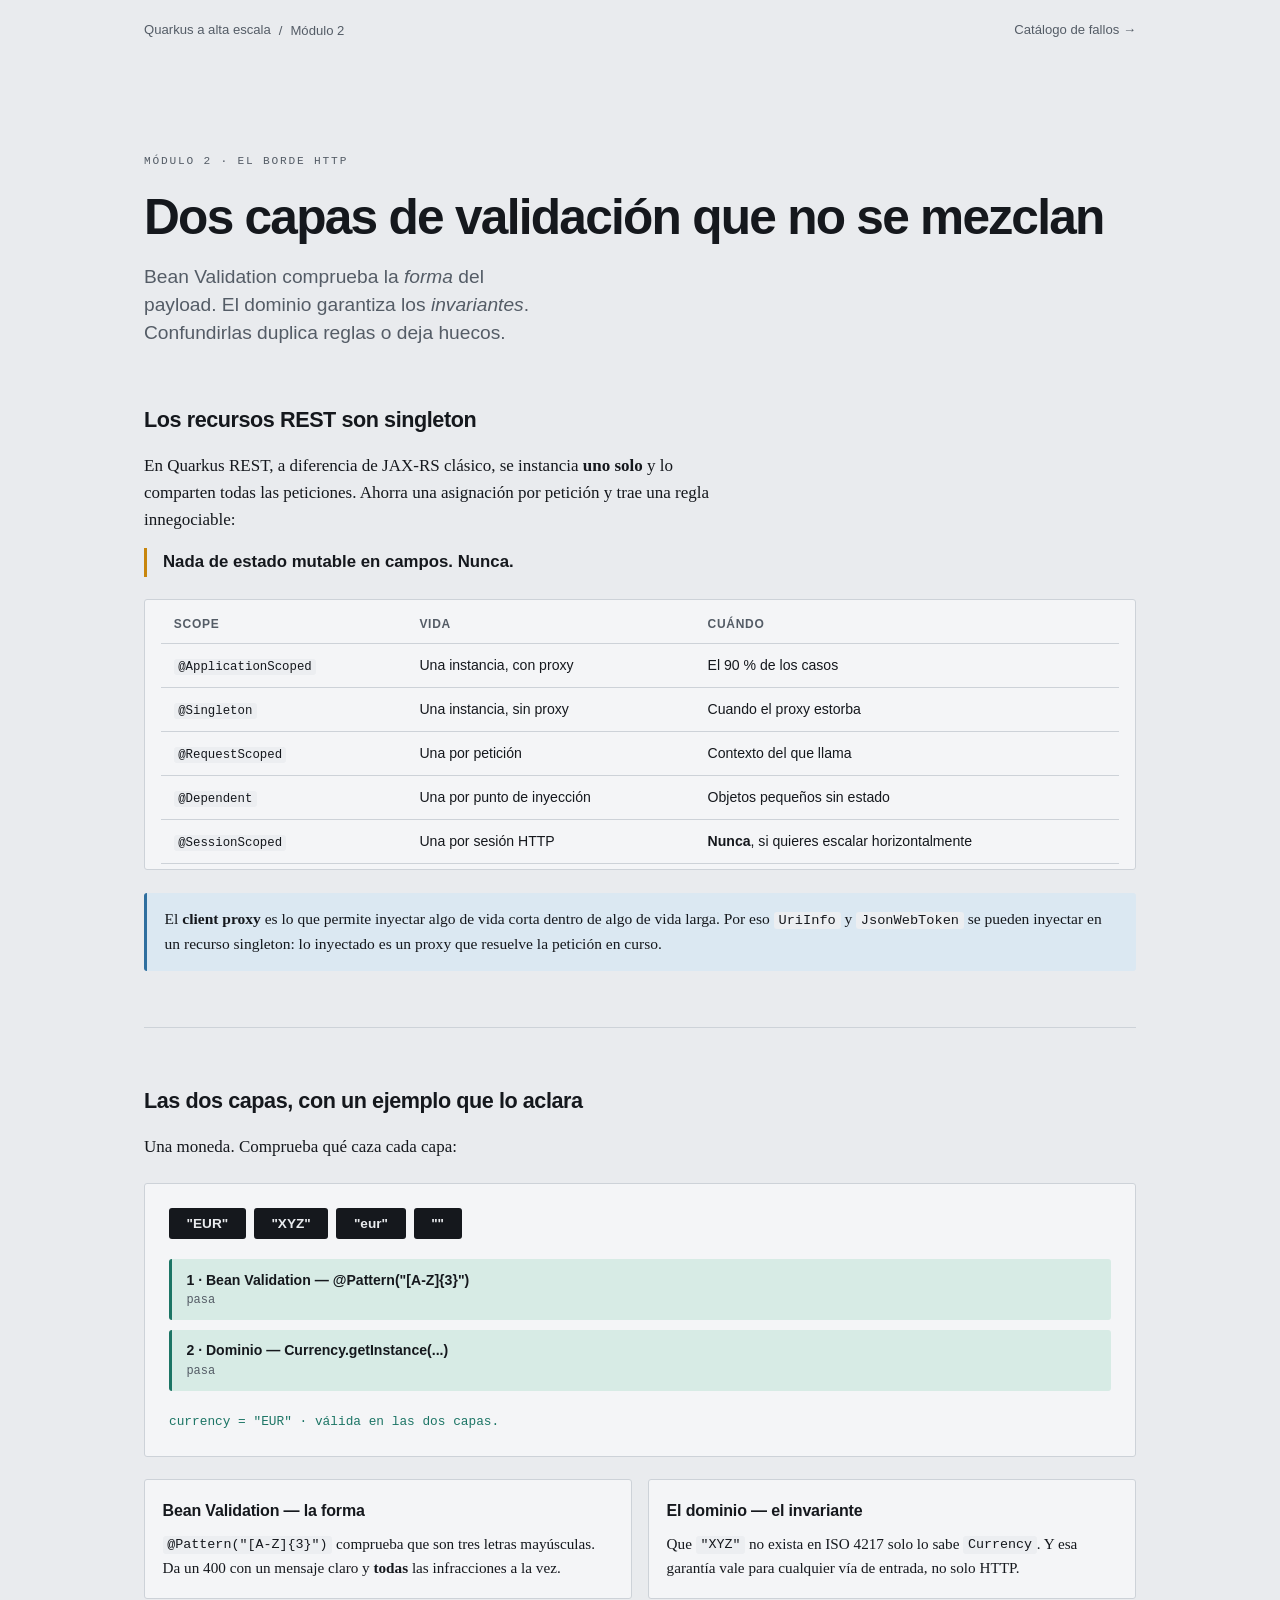
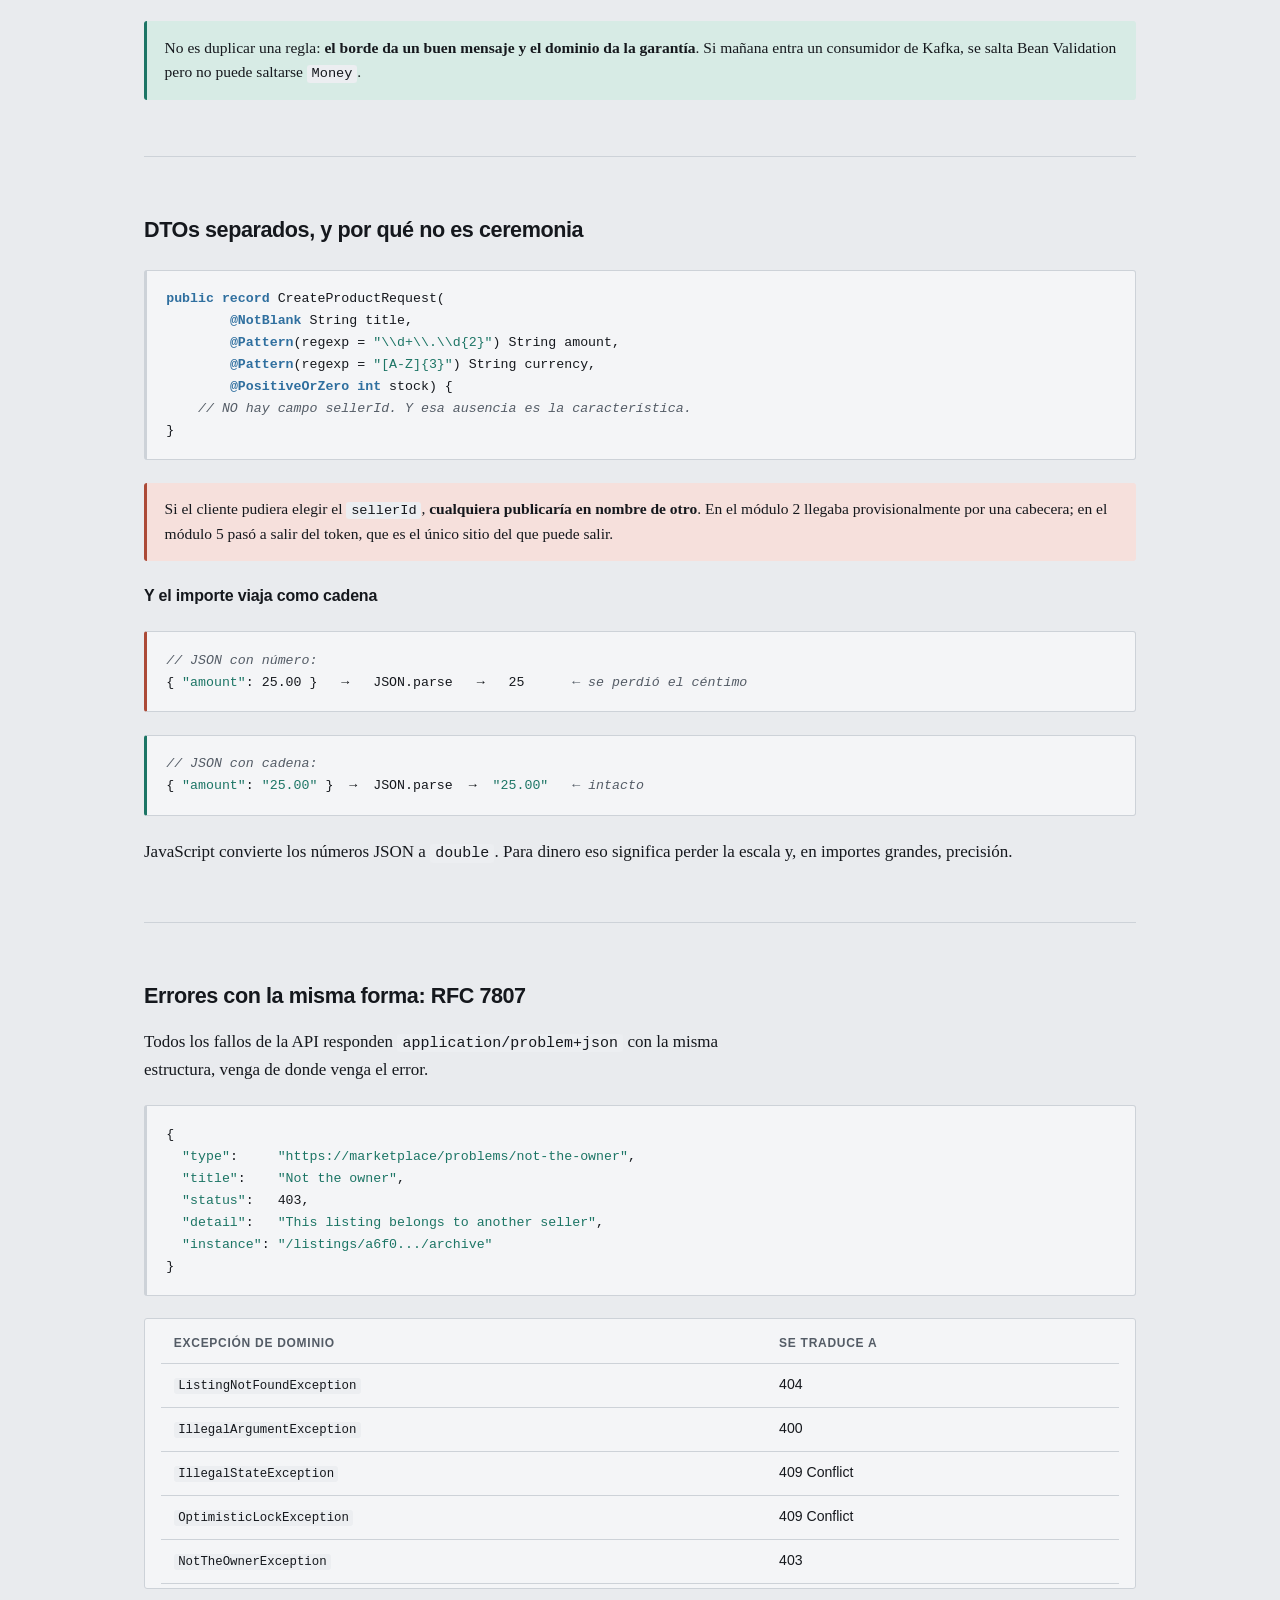
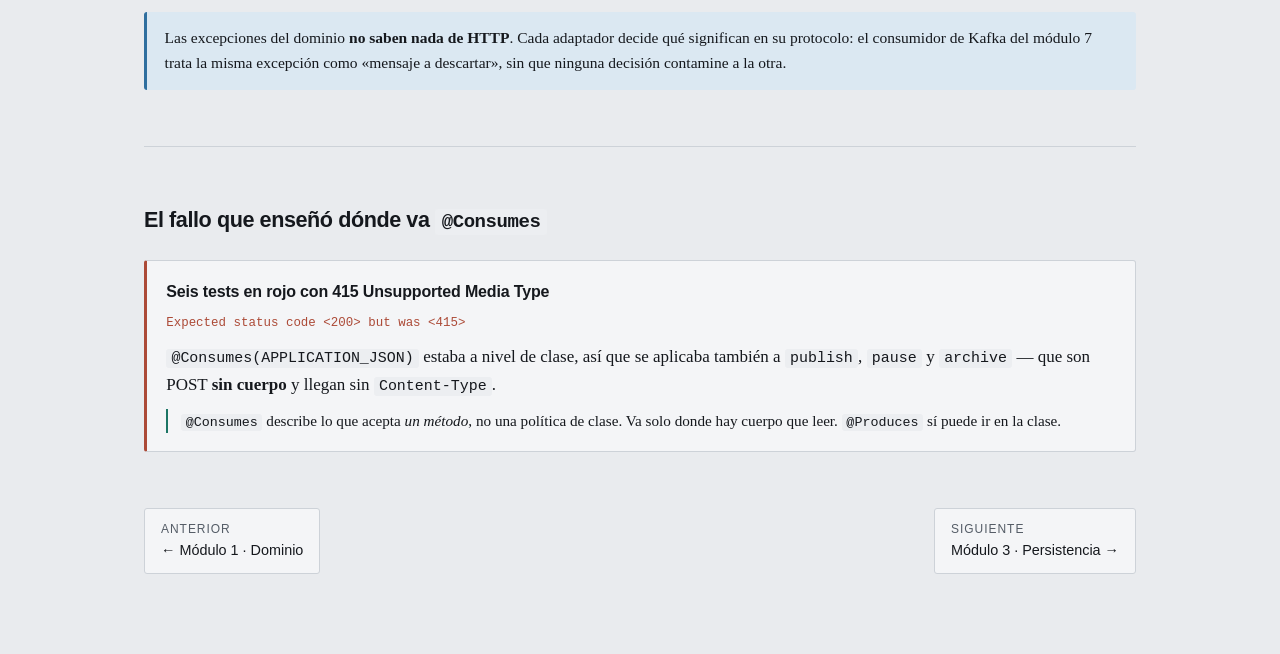
<file: docs/html/2-rest.html>
<!doctype html>
<html lang="es">
<head>
<meta charset="utf-8">
<meta name="viewport" content="width=device-width, initial-scale=1">
<meta name="color-scheme" content="light dark">
<title>REST y CDI — scopes, DTOs y las dos capas de validación</title>
<link rel="stylesheet" href="assets/style.css">
</head>
<body>
<div class="wrap">

<nav class="topnav">
  <div class="crumbs"><a href="index.html">Quarkus a alta escala</a> <span>/</span> <span>Módulo 2</span></div>
  <a href="bugs.html">Catálogo de fallos →</a>
</nav>

<header>
  <p class="eyebrow">Módulo 2 · el borde HTTP</p>
  <h1>Dos capas de validación que no se mezclan</h1>
  <p class="lede">
    Bean Validation comprueba la <em>forma</em> del payload. El dominio garantiza los
    <em>invariantes</em>. Confundirlas duplica reglas o deja huecos.
  </p>
</header>

<section>
  <div class="prose stack">
    <h2>Los recursos REST son singleton</h2>
    <p>
      En Quarkus REST, a diferencia de JAX-RS clásico, se instancia <strong>uno solo</strong> y lo
      comparten todas las peticiones. Ahorra una asignación por petición y trae una regla
      innegociable:
    </p>
    <p class="thesis">Nada de estado mutable en campos. Nunca.</p>
  </div>

  <div class="tablewrap">
    <table>
      <tr><th>Scope</th><th>Vida</th><th>Cuándo</th></tr>
      <tr><td><code>@ApplicationScoped</code></td><td>Una instancia, con proxy</td><td>El 90 % de los casos</td></tr>
      <tr><td><code>@Singleton</code></td><td>Una instancia, sin proxy</td><td>Cuando el proxy estorba</td></tr>
      <tr><td><code>@RequestScoped</code></td><td>Una por petición</td><td>Contexto del que llama</td></tr>
      <tr><td><code>@Dependent</code></td><td>Una por punto de inyección</td><td>Objetos pequeños sin estado</td></tr>
      <tr><td><code>@SessionScoped</code></td><td>Una por sesión HTTP</td><td><strong>Nunca</strong>, si quieres escalar horizontalmente</td></tr>
    </table>
  </div>

  <p class="note">
    El <strong>client proxy</strong> es lo que permite inyectar algo de vida corta dentro de algo de
    vida larga. Por eso <code>UriInfo</code> y <code>JsonWebToken</code> se pueden inyectar en un
    recurso singleton: lo inyectado es un proxy que resuelve la petición en curso.
  </p>
</section>

<hr>

<section>
  <div class="prose stack">
    <h2>Las dos capas, con un ejemplo que lo aclara</h2>
    <p>Una moneda. Comprueba qué caza cada capa:</p>
  </div>

  <div class="sim">
    <div class="sim-head">
      <div class="ctl">
        <button id="v-eur">"EUR"</button>
        <button id="v-xyz">"XYZ"</button>
        <button id="v-min">"eur"</button>
        <button id="v-empty">""</button>
      </div>
    </div>
    <div id="v-rows" style="display:flex;flex-direction:column;gap:0.6rem"></div>
    <div id="v-status" class="status">Elige un valor para ver qué capa lo rechaza.</div>
  </div>

  <div class="cards">
    <div class="card">
      <h3>Bean Validation — la forma</h3>
      <p>
        <code>@Pattern("[A-Z]{3}")</code> comprueba que son tres letras mayúsculas. Da un 400 con
        un mensaje claro y <strong>todas</strong> las infracciones a la vez.
      </p>
    </div>
    <div class="card">
      <h3>El dominio — el invariante</h3>
      <p>
        Que <code>"XYZ"</code> no exista en ISO 4217 solo lo sabe <code>Currency</code>. Y esa
        garantía vale para cualquier vía de entrada, no solo HTTP.
      </p>
    </div>
  </div>

  <p class="win">
    No es duplicar una regla: <strong>el borde da un buen mensaje y el dominio da la garantía</strong>.
    Si mañana entra un consumidor de Kafka, se salta Bean Validation pero no puede saltarse
    <code>Money</code>.
  </p>
</section>

<hr>

<section>
  <div class="prose stack">
    <h2>DTOs separados, y por qué no es ceremonia</h2>
  </div>

<pre><span class="kw">public record</span> CreateProductRequest(
        <span class="kw">@NotBlank</span> String title,
        <span class="kw">@Pattern</span>(regexp = <span class="str">"\\d+\\.\\d{2}"</span>) String amount,
        <span class="kw">@Pattern</span>(regexp = <span class="str">"[A-Z]{3}"</span>) String currency,
        <span class="kw">@PositiveOrZero</span> <span class="kw">int</span> stock) {
    <span class="cm">// NO hay campo sellerId. Y esa ausencia es la característica.</span>
}</pre>

  <p class="warn">
    Si el cliente pudiera elegir el <code>sellerId</code>, <strong>cualquiera publicaría en nombre de
    otro</strong>. En el módulo 2 llegaba provisionalmente por una cabecera; en el módulo 5 pasó a
    salir del token, que es el único sitio del que puede salir.
  </p>

  <div class="prose stack">
    <h3>Y el importe viaja como cadena</h3>
  </div>

<pre class="bad"><span class="cm">// JSON con número:</span>
{ <span class="str">"amount"</span>: 25.00 }   →   JSON.parse   →   25      <span class="cm">← se perdió el céntimo</span></pre>

<pre class="good"><span class="cm">// JSON con cadena:</span>
{ <span class="str">"amount"</span>: <span class="str">"25.00"</span> }  →  JSON.parse  →  <span class="str">"25.00"</span>   <span class="cm">← intacto</span></pre>

  <p>
    JavaScript convierte los números JSON a <code>double</code>. Para dinero eso significa perder
    la escala y, en importes grandes, precisión.
  </p>
</section>

<hr>

<section>
  <div class="prose stack">
    <h2>Errores con la misma forma: RFC 7807</h2>
    <p>
      Todos los fallos de la API responden <code>application/problem+json</code> con la misma
      estructura, venga de donde venga el error.
    </p>
  </div>

<pre>{
  <span class="str">"type"</span>:     <span class="str">"https://marketplace/problems/not-the-owner"</span>,
  <span class="str">"title"</span>:    <span class="str">"Not the owner"</span>,
  <span class="str">"status"</span>:   403,
  <span class="str">"detail"</span>:   <span class="str">"This listing belongs to another seller"</span>,
  <span class="str">"instance"</span>: <span class="str">"/listings/a6f0.../archive"</span>
}</pre>

  <div class="tablewrap">
    <table>
      <tr><th>Excepción de dominio</th><th>Se traduce a</th></tr>
      <tr><td><code>ListingNotFoundException</code></td><td>404</td></tr>
      <tr><td><code>IllegalArgumentException</code></td><td>400</td></tr>
      <tr><td><code>IllegalStateException</code></td><td>409 Conflict</td></tr>
      <tr><td><code>OptimisticLockException</code></td><td>409 Conflict</td></tr>
      <tr><td><code>NotTheOwnerException</code></td><td>403</td></tr>
    </table>
  </div>

  <p class="note">
    Las excepciones del dominio <strong>no saben nada de HTTP</strong>. Cada adaptador decide qué
    significan en su protocolo: el consumidor de Kafka del módulo 7 trata la misma excepción como
    «mensaje a descartar», sin que ninguna decisión contamine a la otra.
  </p>
</section>

<hr>

<section>
  <div class="prose stack">
    <h2>El fallo que enseñó dónde va <code>@Consumes</code></h2>
  </div>

  <div class="bug">
    <h3>Seis tests en rojo con 415 Unsupported Media Type</h3>
    <p class="sym">Expected status code &lt;200&gt; but was &lt;415&gt;</p>
    <p>
      <code>@Consumes(APPLICATION_JSON)</code> estaba a nivel de clase, así que se aplicaba también
      a <code>publish</code>, <code>pause</code> y <code>archive</code> — que son POST
      <strong>sin cuerpo</strong> y llegan sin <code>Content-Type</code>.
    </p>
    <p class="fix">
      <code>@Consumes</code> describe lo que acepta <em>un método</em>, no una política de clase. Va
      solo donde hay cuerpo que leer. <code>@Produces</code> sí puede ir en la clase.
    </p>
  </div>
</section>

<div class="pager">
  <a href="1-dominio.html"><small>Anterior</small> ← Módulo 1 · Dominio</a>
  <a href="3-persistencia.html"><small>Siguiente</small> Módulo 3 · Persistencia →</a>
</div>

</div>

<script>
(function () {
  var rows = document.getElementById("v-rows");
  var st = document.getElementById("v-status");

  function pintar(valor, pasaForma, pasaDominio, nota) {
    rows.innerHTML = "";
    var capas = [
      { n: "1 · Bean Validation — @Pattern(\"[A-Z]{3}\")", ok: pasaForma,
        msg: pasaForma ? "pasa" : "400 · currency must be a 3-letter ISO code" },
      { n: "2 · Dominio — Currency.getInstance(...)", ok: pasaDominio, skip: !pasaForma,
        msg: !pasaForma ? "no llega a ejecutarse" : (pasaDominio ? "pasa" : "400 · Unknown currency code") }
    ];
    capas.forEach(function (c) {
      var d = document.createElement("div");
      var color = c.skip ? "var(--panel-2)" : (c.ok ? "var(--good-soft)" : "var(--bad-soft)");
      var borde = c.skip ? "var(--line)" : (c.ok ? "var(--free)" : "var(--busy)");
      d.style.cssText = "padding:0.6rem 0.9rem;border-radius:3px;background:" + color +
        ";border-left:3px solid " + borde + ";opacity:" + (c.skip ? "0.5" : "1");
      d.innerHTML = "<div style='font-family:var(--sans);font-weight:650;font-size:0.88rem'>" + c.n +
        "</div><div style='font-family:var(--mono);font-size:0.75rem;color:var(--ink-soft)'>" + c.msg + "</div>";
      rows.appendChild(d);
    });
    st.textContent = "currency = " + valor + " · " + nota;
    st.style.color = (pasaForma && pasaDominio) ? "var(--free)" : "var(--busy)";
  }

  document.getElementById("v-eur").addEventListener("click", function () {
    pintar('"EUR"', true, true, "válida en las dos capas.");
  });
  document.getElementById("v-xyz").addEventListener("click", function () {
    pintar('"XYZ"', true, false,
      "TIENE la forma correcta, así que Bean Validation la deja pasar. Que no exista en ISO 4217 solo lo sabe el dominio.");
  });
  document.getElementById("v-min").addEventListener("click", function () {
    pintar('"eur"', false, false, "la caza el borde, con un mensaje claro y sin llegar al dominio.");
  });
  document.getElementById("v-empty").addEventListener("click", function () {
    pintar('""', false, false, "igual: forma incorrecta, 400 inmediato.");
  });
  pintar('"EUR"', true, true, "válida en las dos capas.");
})();
</script>
</body>
</html>
</file>
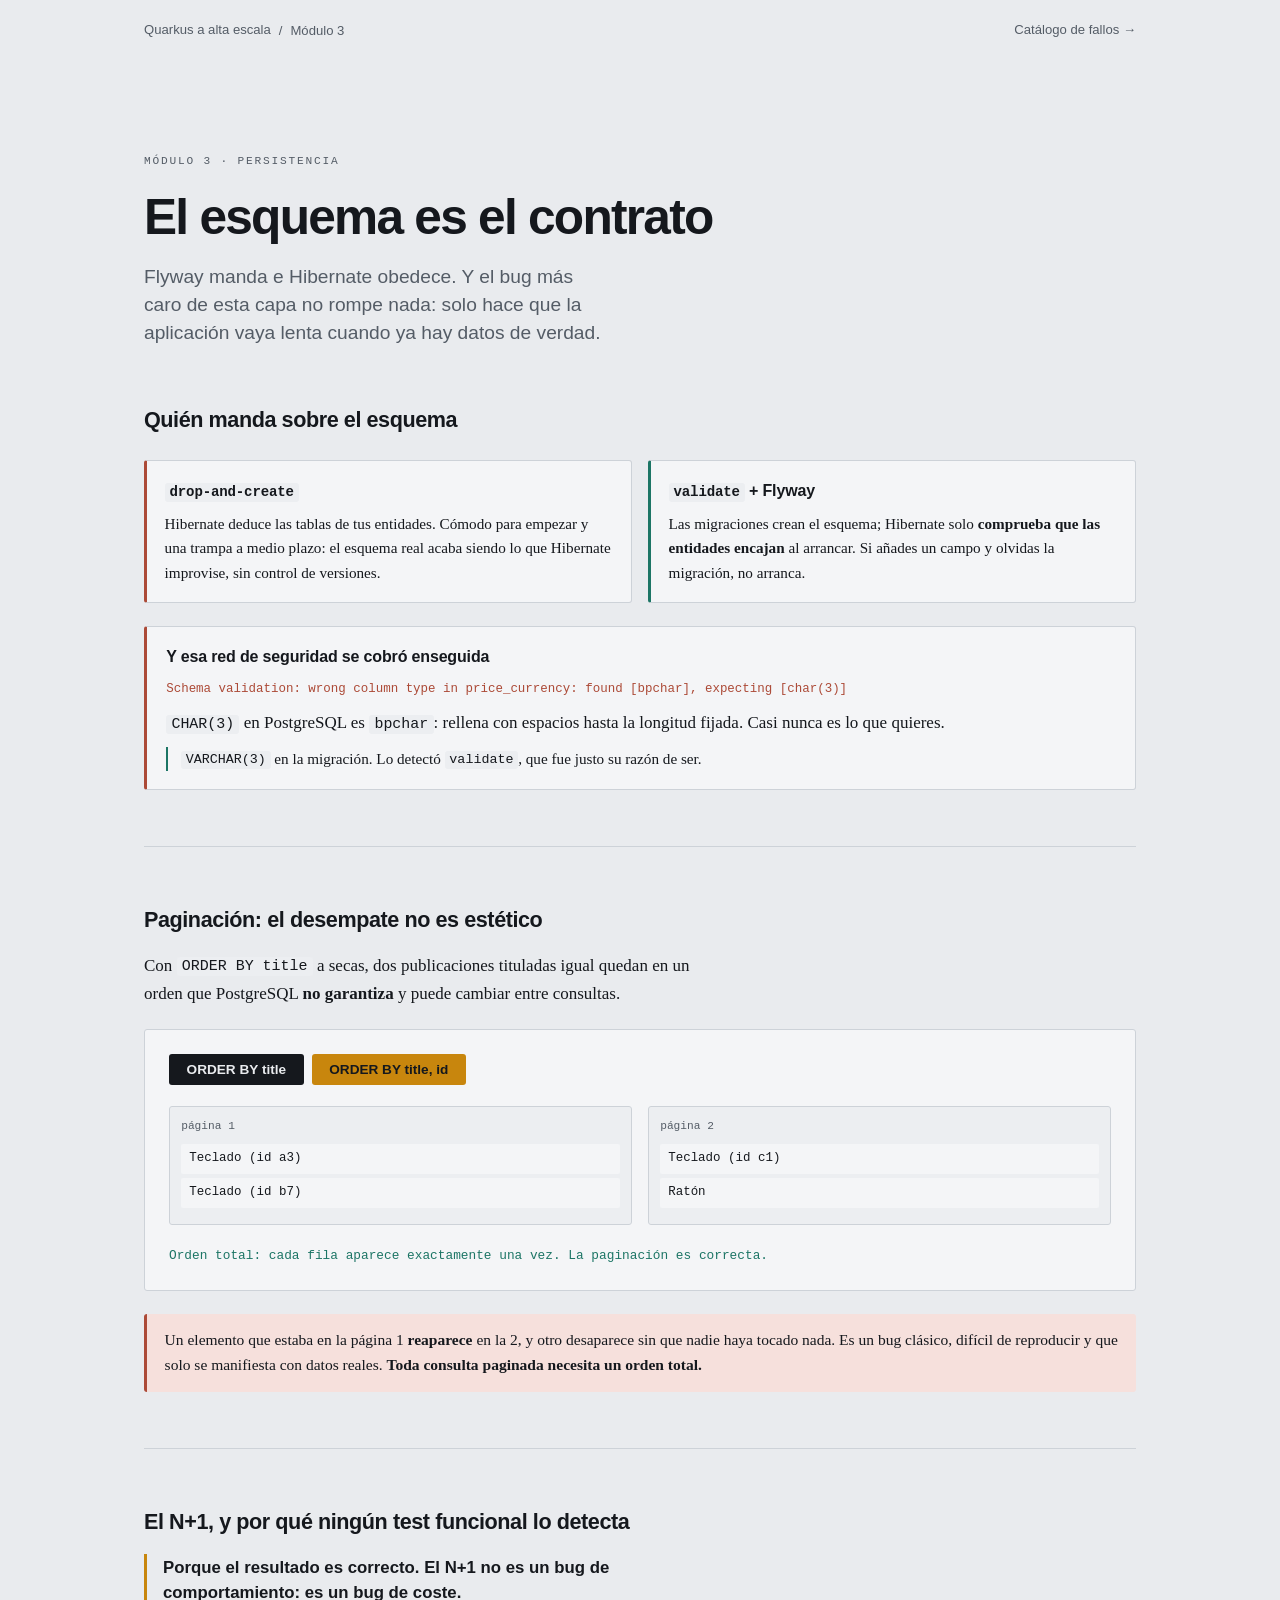
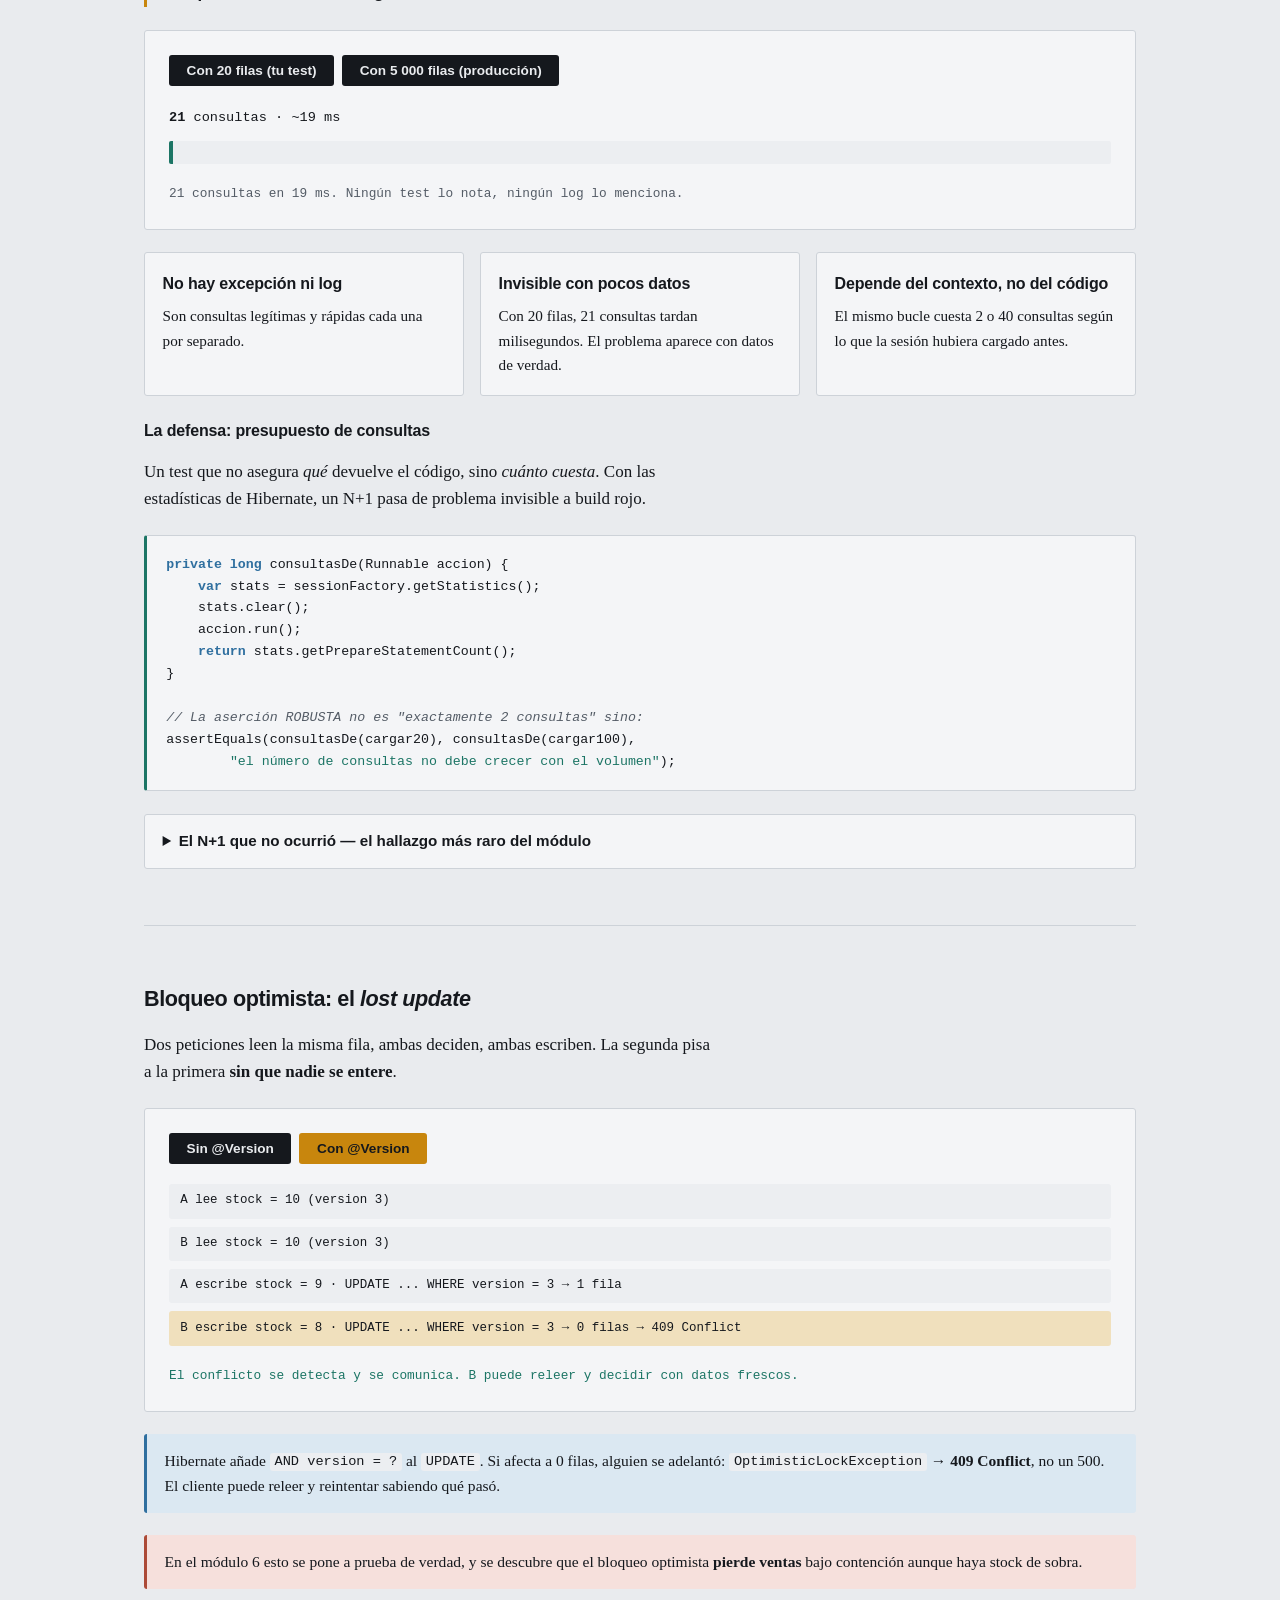
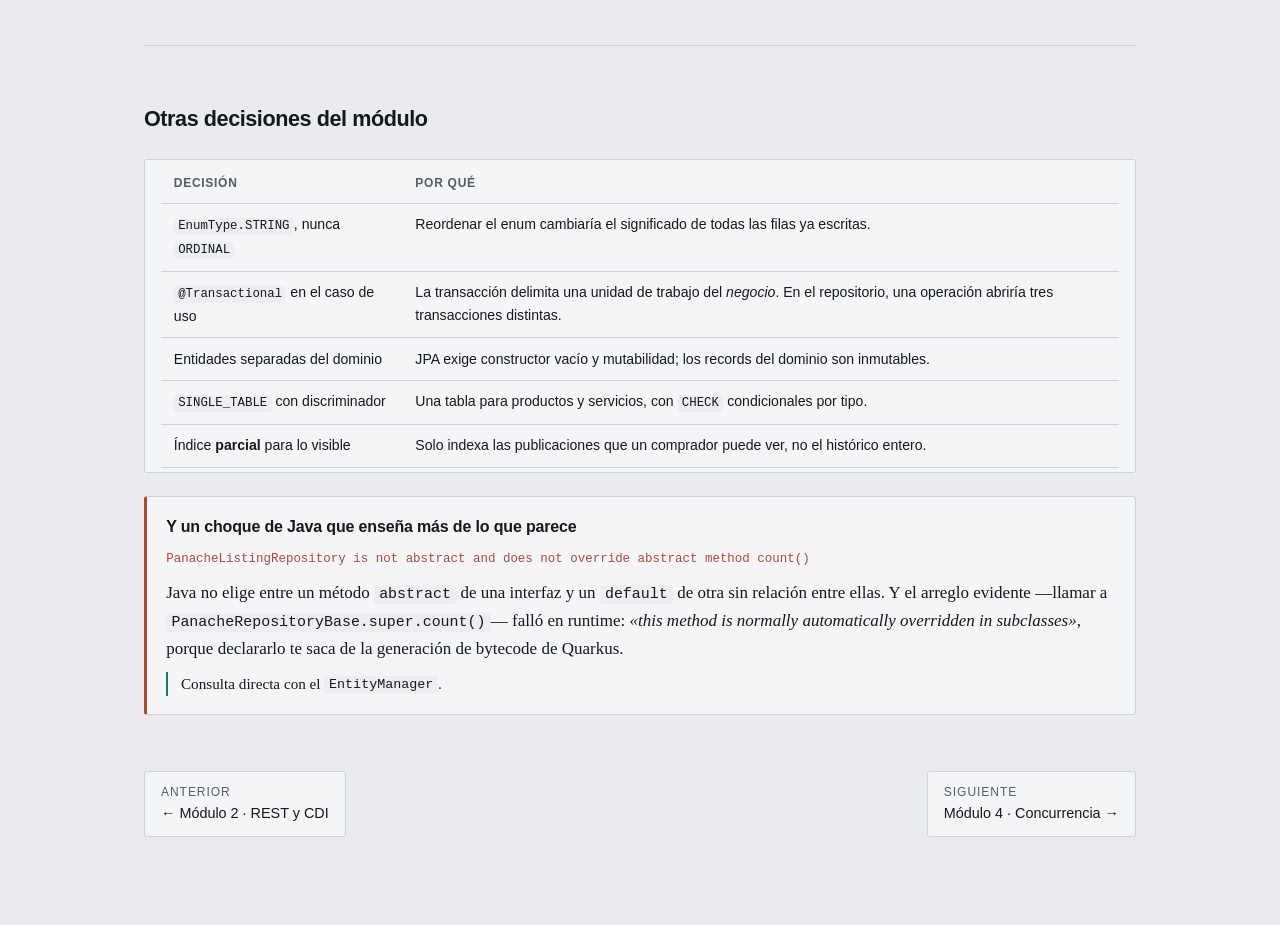
<file: docs/html/3-persistencia.html>
<!doctype html>
<html lang="es">
<head>
<meta charset="utf-8">
<meta name="viewport" content="width=device-width, initial-scale=1">
<meta name="color-scheme" content="light dark">
<title>Persistencia — Flyway, paginación y el N+1 invisible</title>
<link rel="stylesheet" href="assets/style.css">
</head>
<body>
<div class="wrap">

<nav class="topnav">
  <div class="crumbs"><a href="index.html">Quarkus a alta escala</a> <span>/</span> <span>Módulo 3</span></div>
  <a href="bugs.html">Catálogo de fallos →</a>
</nav>

<header>
  <p class="eyebrow">Módulo 3 · persistencia</p>
  <h1>El esquema es el contrato</h1>
  <p class="lede">
    Flyway manda e Hibernate obedece. Y el bug más caro de esta capa no rompe nada: solo hace que
    la aplicación vaya lenta cuando ya hay datos de verdad.
  </p>
</header>

<section>
  <div class="prose stack">
    <h2>Quién manda sobre el esquema</h2>
  </div>

  <div class="cards">
    <div class="card bad">
      <h3><code>drop-and-create</code></h3>
      <p>
        Hibernate deduce las tablas de tus entidades. Cómodo para empezar y una trampa a medio
        plazo: el esquema real acaba siendo lo que Hibernate improvise, sin control de versiones.
      </p>
    </div>
    <div class="card good">
      <h3><code>validate</code> + Flyway</h3>
      <p>
        Las migraciones crean el esquema; Hibernate solo <strong>comprueba que las entidades
        encajan</strong> al arrancar. Si añades un campo y olvidas la migración, no arranca.
      </p>
    </div>
  </div>

  <div class="bug">
    <h3>Y esa red de seguridad se cobró enseguida</h3>
    <p class="sym">Schema validation: wrong column type in price_currency: found [bpchar], expecting [char(3)]</p>
    <p>
      <code>CHAR(3)</code> en PostgreSQL es <code>bpchar</code>: rellena con espacios hasta la
      longitud fijada. Casi nunca es lo que quieres.
    </p>
    <p class="fix">
      <code>VARCHAR(3)</code> en la migración. Lo detectó <code>validate</code>, que fue justo su
      razón de ser.
    </p>
  </div>
</section>

<hr>

<section>
  <div class="prose stack">
    <h2>Paginación: el desempate no es estético</h2>
    <p>
      Con <code>ORDER BY title</code> a secas, dos publicaciones tituladas igual quedan en un orden
      que PostgreSQL <strong>no garantiza</strong> y puede cambiar entre consultas.
    </p>
  </div>

  <div class="sim">
    <div class="sim-head">
      <div class="ctl">
        <button id="pg-bad">ORDER BY title</button>
        <button id="pg-good" aria-pressed="true">ORDER BY title, id</button>
      </div>
    </div>
    <div id="pg-view" style="display:grid;grid-template-columns:1fr 1fr;gap:1rem"></div>
    <div id="pg-status" class="status"></div>
  </div>

  <p class="warn">
    Un elemento que estaba en la página 1 <strong>reaparece</strong> en la 2, y otro desaparece sin
    que nadie haya tocado nada. Es un bug clásico, difícil de reproducir y que solo se manifiesta
    con datos reales. <strong>Toda consulta paginada necesita un orden total.</strong>
  </p>
</section>

<hr>

<section>
  <div class="prose stack">
    <h2>El N+1, y por qué ningún test funcional lo detecta</h2>
    <p class="thesis">
      Porque <strong>el resultado es correcto</strong>. El N+1 no es un bug de comportamiento: es un
      bug de coste.
    </p>
  </div>

  <div class="sim">
    <div class="sim-head">
      <div class="ctl">
        <button id="n1-20">Con 20 filas (tu test)</button>
        <button id="n1-5000">Con 5 000 filas (producción)</button>
      </div>
    </div>
    <div id="n1-view" style="display:flex;flex-direction:column;gap:0.8rem"></div>
    <div id="n1-status" class="status"></div>
  </div>

  <div class="cards">
    <div class="card">
      <h3>No hay excepción ni log</h3>
      <p>Son consultas legítimas y rápidas cada una por separado.</p>
    </div>
    <div class="card">
      <h3>Invisible con pocos datos</h3>
      <p>Con 20 filas, 21 consultas tardan milisegundos. El problema aparece con datos de verdad.</p>
    </div>
    <div class="card">
      <h3>Depende del contexto, no del código</h3>
      <p>El mismo bucle cuesta 2 o 40 consultas según lo que la sesión hubiera cargado antes.</p>
    </div>
  </div>

  <div class="prose stack">
    <h3>La defensa: presupuesto de consultas</h3>
    <p>
      Un test que no asegura <em>qué</em> devuelve el código, sino <em>cuánto cuesta</em>. Con las
      estadísticas de Hibernate, un N+1 pasa de problema invisible a build rojo.
    </p>
  </div>

<pre class="good"><span class="kw">private long</span> consultasDe(Runnable accion) {
    <span class="kw">var</span> stats = sessionFactory.getStatistics();
    stats.clear();
    accion.run();
    <span class="kw">return</span> stats.getPrepareStatementCount();
}

<span class="cm">// La aserción ROBUSTA no es "exactamente 2 consultas" sino:</span>
assertEquals(consultasDe(cargar20), consultasDe(cargar100),
        <span class="str">"el número de consultas no debe crecer con el volumen"</span>);</pre>

  <details>
    <summary>El N+1 que no ocurrió — el hallazgo más raro del módulo</summary>
    <p style="margin-top:0.6rem">
      El primer test escrito para demostrar un N+1 <strong>falló esperando más de 20 consultas y
      obtuvo 2</strong>. La caché de primer nivel de Hibernate se lo había tragado: los objetos ya
      estaban en la sesión, así que el bucle no volvió a la base de datos.
    </p>
    <p class="warn" style="margin-top:0.7rem">
      <strong>El mismo bucle cuesta 2 o 40 consultas según lo que la sesión cargara antes.</strong>
      Por eso el N+1 es tan escurridizo: un cambio inocuo aguas arriba lo enciende sin que nadie
      toque el bucle.
    </p>
  </details>
</section>

<hr>

<section>
  <div class="prose stack">
    <h2>Bloqueo optimista: el <em>lost update</em></h2>
    <p>
      Dos peticiones leen la misma fila, ambas deciden, ambas escriben. La segunda pisa a la
      primera <strong>sin que nadie se entere</strong>.
    </p>
  </div>

  <div class="sim">
    <div class="sim-head">
      <div class="ctl">
        <button id="lu-none">Sin @Version</button>
        <button id="lu-ver" aria-pressed="true">Con @Version</button>
      </div>
    </div>
    <div id="lu-view" style="display:flex;flex-direction:column;gap:0.5rem"></div>
    <div id="lu-status" class="status"></div>
  </div>

  <p class="note">
    Hibernate añade <code>AND version = ?</code> al <code>UPDATE</code>. Si afecta a 0 filas,
    alguien se adelantó: <code>OptimisticLockException</code> → <strong>409 Conflict</strong>, no un
    500. El cliente puede releer y reintentar sabiendo qué pasó.
  </p>

  <p class="warn">
    En el módulo 6 esto se pone a prueba de verdad, y se descubre que el bloqueo optimista
    <strong>pierde ventas</strong> bajo contención aunque haya stock de sobra.
  </p>
</section>

<hr>

<section>
  <div class="prose stack">
    <h2>Otras decisiones del módulo</h2>
  </div>
  <div class="tablewrap">
    <table>
      <tr><th>Decisión</th><th>Por qué</th></tr>
      <tr><td><code>EnumType.STRING</code>, nunca <code>ORDINAL</code></td><td>Reordenar el enum cambiaría el significado de todas las filas ya escritas.</td></tr>
      <tr><td><code>@Transactional</code> en el caso de uso</td><td>La transacción delimita una unidad de trabajo del <em>negocio</em>. En el repositorio, una operación abriría tres transacciones distintas.</td></tr>
      <tr><td>Entidades separadas del dominio</td><td>JPA exige constructor vacío y mutabilidad; los records del dominio son inmutables.</td></tr>
      <tr><td><code>SINGLE_TABLE</code> con discriminador</td><td>Una tabla para productos y servicios, con <code>CHECK</code> condicionales por tipo.</td></tr>
      <tr><td>Índice <strong>parcial</strong> para lo visible</td><td>Solo indexa las publicaciones que un comprador puede ver, no el histórico entero.</td></tr>
    </table>
  </div>

  <div class="bug">
    <h3>Y un choque de Java que enseña más de lo que parece</h3>
    <p class="sym">PanacheListingRepository is not abstract and does not override abstract method count()</p>
    <p>
      Java no elige entre un método <code>abstract</code> de una interfaz y un <code>default</code>
      de otra sin relación entre ellas. Y el arreglo evidente —llamar a
      <code>PanacheRepositoryBase.super.count()</code>— falló en runtime:
      <em>«this method is normally automatically overridden in subclasses»</em>, porque declararlo
      te saca de la generación de bytecode de Quarkus.
    </p>
    <p class="fix">Consulta directa con el <code>EntityManager</code>.</p>
  </div>
</section>

<div class="pager">
  <a href="2-rest.html"><small>Anterior</small> ← Módulo 2 · REST y CDI</a>
  <a href="4-concurrencia.html"><small>Siguiente</small> Módulo 4 · Concurrencia →</a>
</div>

</div>

<script>
(function () {
  /* paginación */
  var pgView = document.getElementById("pg-view");
  var pgSt = document.getElementById("pg-status");
  function pintarPg(total) {
    var p1 = total ? ["Teclado (id a3)", "Teclado (id b7)"] : ["Teclado (id b7)", "Teclado (id a3)"];
    var p2 = total ? ["Teclado (id c1)", "Ratón"] : ["Teclado (id b7)", "Ratón"];
    pgView.innerHTML = "";
    [["página 1", p1], ["página 2", p2]].forEach(function (pg) {
      var col = document.createElement("div");
      col.style.cssText = "border:1px solid var(--line);border-radius:3px;padding:0.7rem;background:var(--panel-2)";
      var h = document.createElement("div");
      h.style.cssText = "font-family:var(--mono);font-size:0.7rem;color:var(--ink-soft);margin-bottom:0.5rem";
      h.textContent = pg[0];
      col.appendChild(h);
      pg[1].forEach(function (it) {
        var b = document.createElement("div");
        var dup = !total && it === "Teclado (id b7)";
        b.style.cssText = "font-family:var(--mono);font-size:0.78rem;padding:0.3rem 0.5rem;margin-bottom:0.3rem;border-radius:2px;background:" +
          (dup ? "var(--bad-soft)" : "var(--panel)");
        b.textContent = it + (dup ? "  ← ¡repetido!" : "");
        col.appendChild(b);
      });
      pgView.appendChild(col);
    });
    if (total) {
      pgSt.textContent = "Orden total: cada fila aparece exactamente una vez. La paginación es correcta.";
      pgSt.style.color = "var(--free)";
    } else {
      pgSt.textContent = "Sin desempate, b7 sale en las DOS páginas y c1 no sale en ninguna. Nadie ha tocado los datos.";
      pgSt.style.color = "var(--busy)";
    }
  }
  document.getElementById("pg-good").addEventListener("click", function () {
    this.setAttribute("aria-pressed", "true");
    document.getElementById("pg-bad").setAttribute("aria-pressed", "false");
    pintarPg(true);
  });
  document.getElementById("pg-bad").addEventListener("click", function () {
    this.setAttribute("aria-pressed", "true");
    document.getElementById("pg-good").setAttribute("aria-pressed", "false");
    pintarPg(false);
  });
  pintarPg(true);

  /* N+1 */
  var n1View = document.getElementById("n1-view");
  var n1St = document.getElementById("n1-status");
  function pintarN1(n) {
    n1View.innerHTML = "";
    var consultas = n + 1;
    var ms = Math.round(consultas * 0.9);
    var barra = document.createElement("div");
    barra.style.cssText = "height:1.4rem;background:var(--panel-2);border-radius:2px;overflow:hidden";
    var f = document.createElement("i");
    f.style.cssText = "display:block;height:100%;background:" + (n > 100 ? "var(--busy)" : "var(--free)") +
      ";width:" + Math.min(100, consultas / 50) + "%;transition:width .5s";
    barra.appendChild(f);
    var txt = document.createElement("div");
    txt.style.cssText = "font-family:var(--mono);font-size:0.85rem";
    txt.innerHTML = "<strong>" + consultas + "</strong> consultas · ~" + ms + " ms";
    n1View.appendChild(txt);
    n1View.appendChild(barra);
    if (n > 100) {
      n1St.textContent = "El test seguiría PASANDO: devuelve exactamente los mismos datos. Solo que ahora tarda cinco segundos.";
      n1St.style.color = "var(--busy)";
    } else {
      n1St.textContent = "21 consultas en 19 ms. Ningún test lo nota, ningún log lo menciona.";
      n1St.style.color = "";
    }
  }
  document.getElementById("n1-20").addEventListener("click", function () { pintarN1(20); });
  document.getElementById("n1-5000").addEventListener("click", function () { pintarN1(5000); });
  pintarN1(20);

  /* lost update */
  var luView = document.getElementById("lu-view");
  var luSt = document.getElementById("lu-status");
  function pintarLu(conVersion) {
    var pasos = [
      { t: "A lee stock = 10 (version 3)", ok: true },
      { t: "B lee stock = 10 (version 3)", ok: true },
      { t: "A escribe stock = 9  ·  UPDATE ... WHERE version = 3  →  1 fila", ok: true },
      conVersion
        ? { t: "B escribe stock = 8  ·  UPDATE ... WHERE version = 3  →  0 filas  →  409 Conflict", ok: false, good: true }
        : { t: "B escribe stock = 8  ·  UPDATE sin comprobar  →  1 fila", ok: false }
    ];
    luView.innerHTML = "";
    pasos.forEach(function (p) {
      var d = document.createElement("div");
      var bg = p.ok ? "var(--panel-2)" : (p.good ? "var(--accent-soft)" : "var(--bad-soft)");
      d.style.cssText = "font-family:var(--mono);font-size:0.78rem;padding:0.45rem 0.7rem;border-radius:3px;background:" + bg;
      d.textContent = p.t;
      luView.appendChild(d);
    });
    if (conVersion) {
      luSt.textContent = "El conflicto se detecta y se comunica. B puede releer y decidir con datos frescos.";
      luSt.style.color = "var(--free)";
    } else {
      luSt.textContent = "Stock final: 8. La venta de A se perdió y NADIE se enteró. Eso es un lost update.";
      luSt.style.color = "var(--busy)";
    }
  }
  document.getElementById("lu-ver").addEventListener("click", function () {
    this.setAttribute("aria-pressed", "true");
    document.getElementById("lu-none").setAttribute("aria-pressed", "false");
    pintarLu(true);
  });
  document.getElementById("lu-none").addEventListener("click", function () {
    this.setAttribute("aria-pressed", "true");
    document.getElementById("lu-ver").setAttribute("aria-pressed", "false");
    pintarLu(false);
  });
  pintarLu(true);
})();
</script>
</body>
</html>
</file>
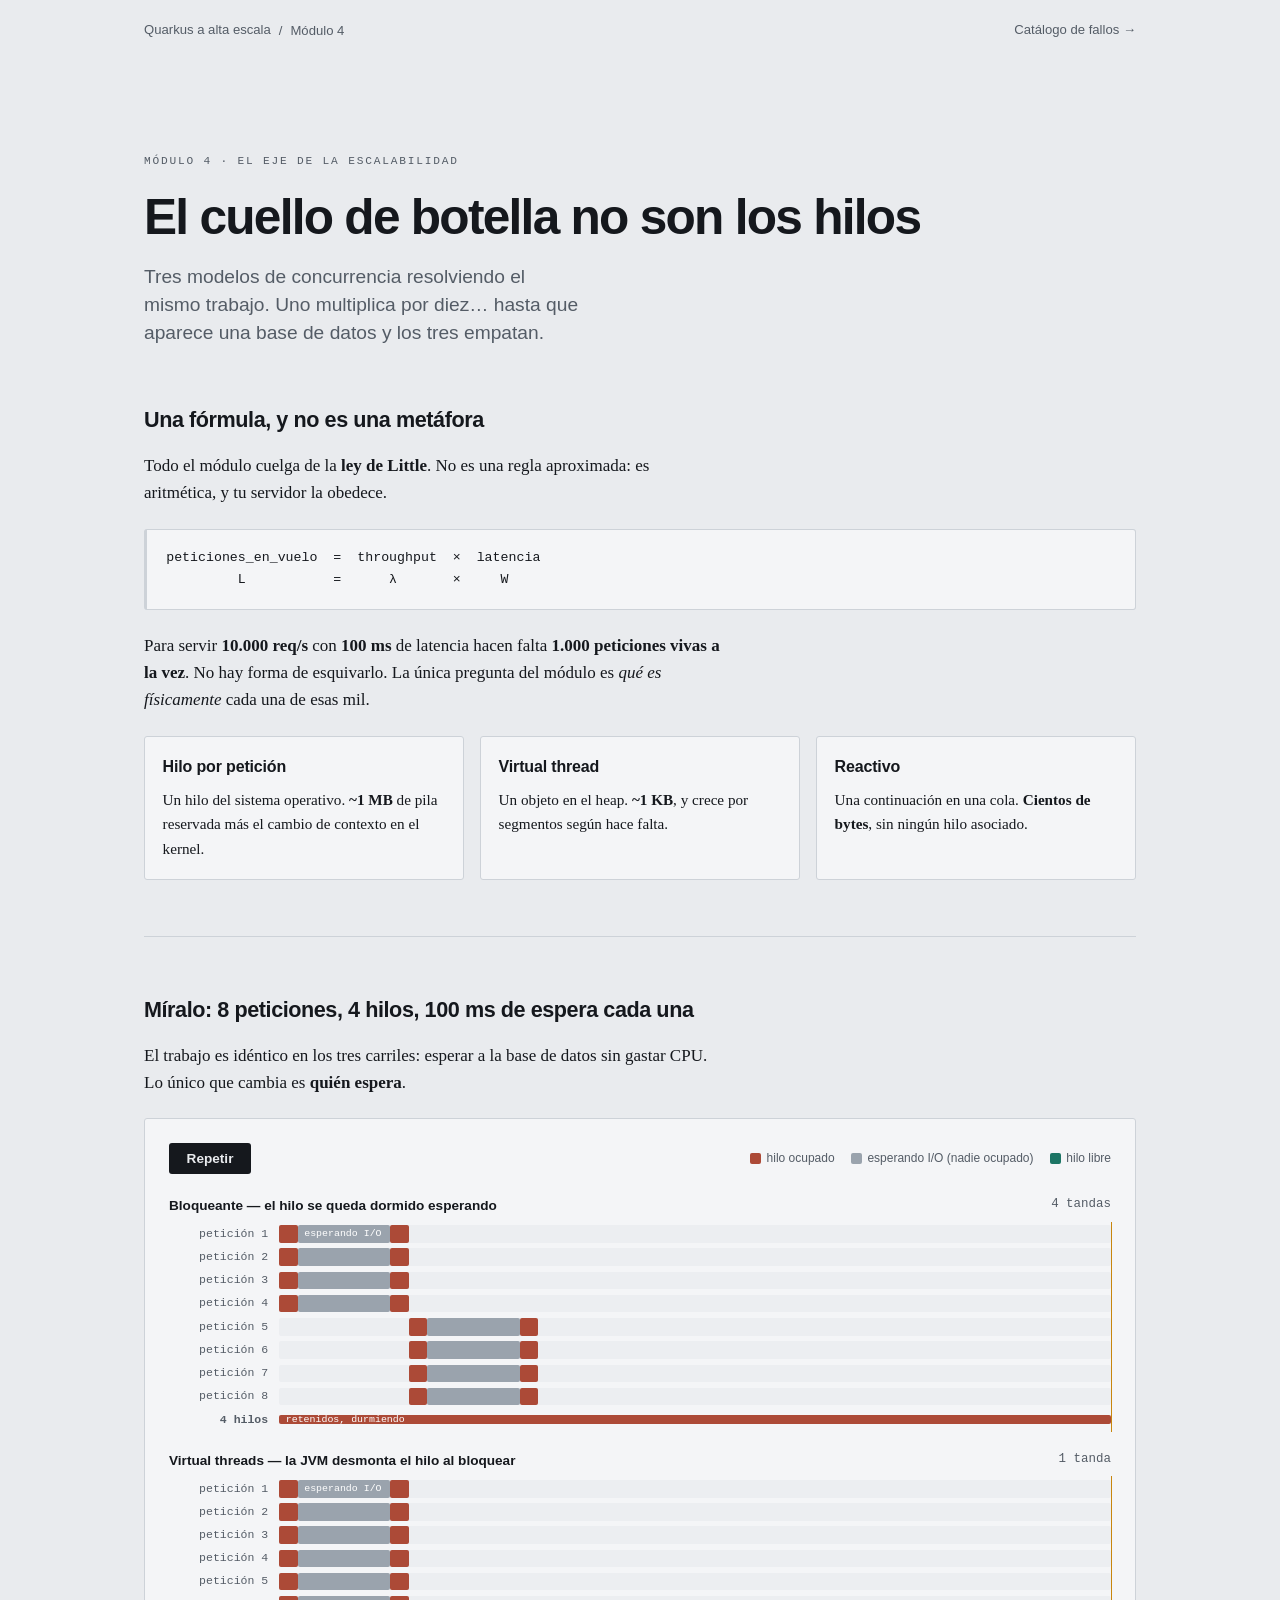
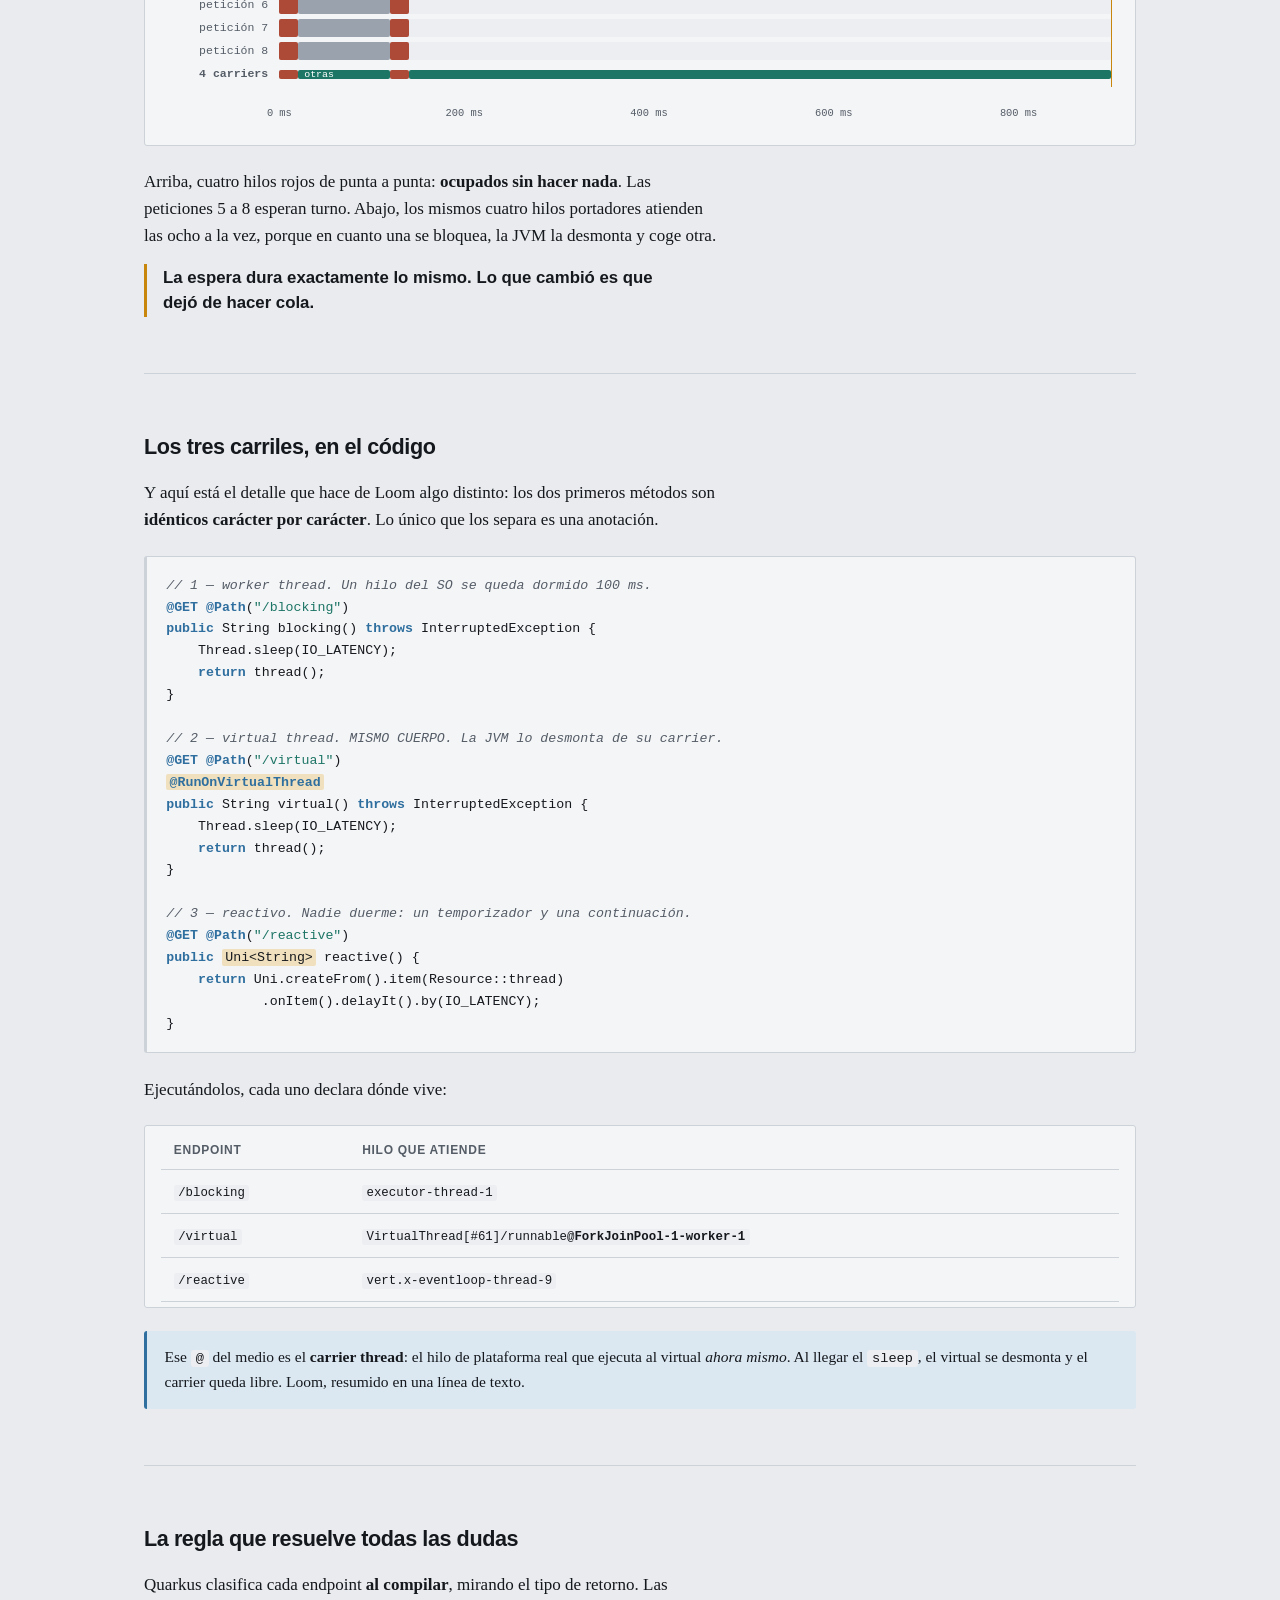
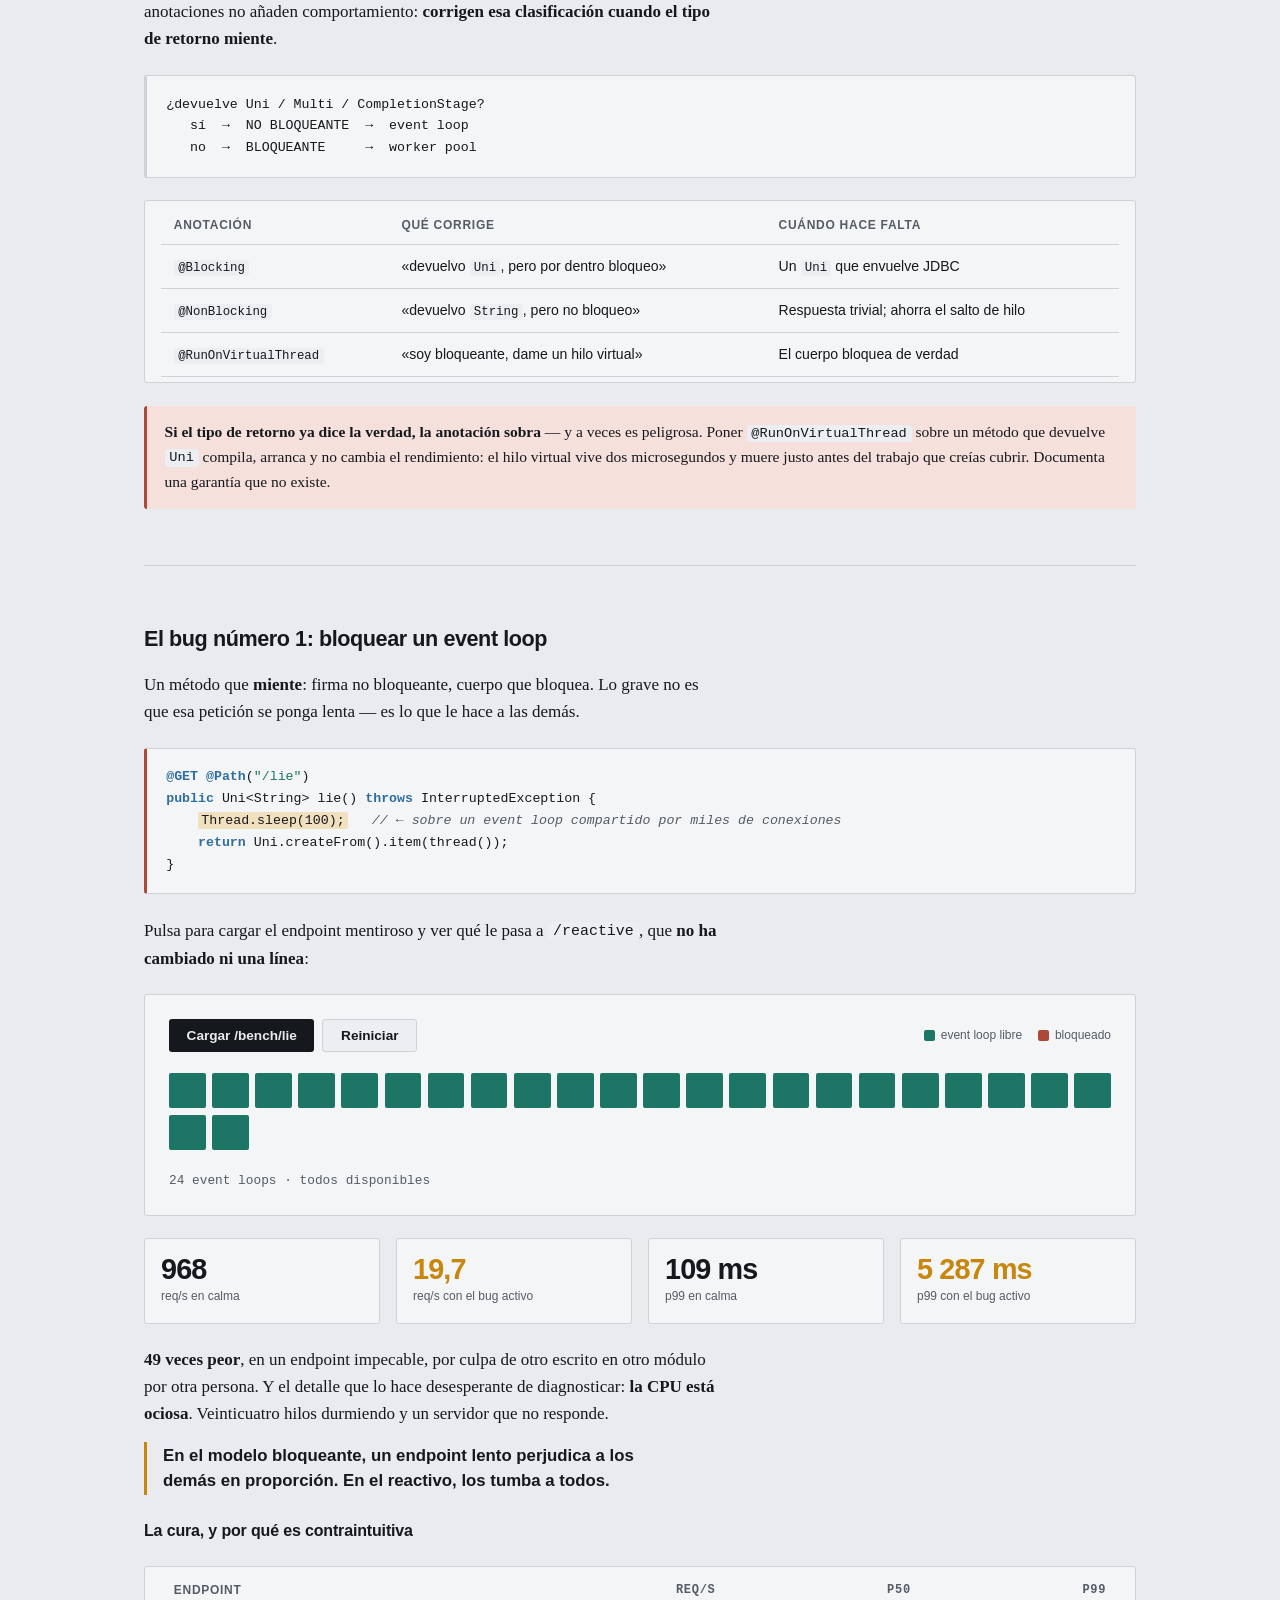
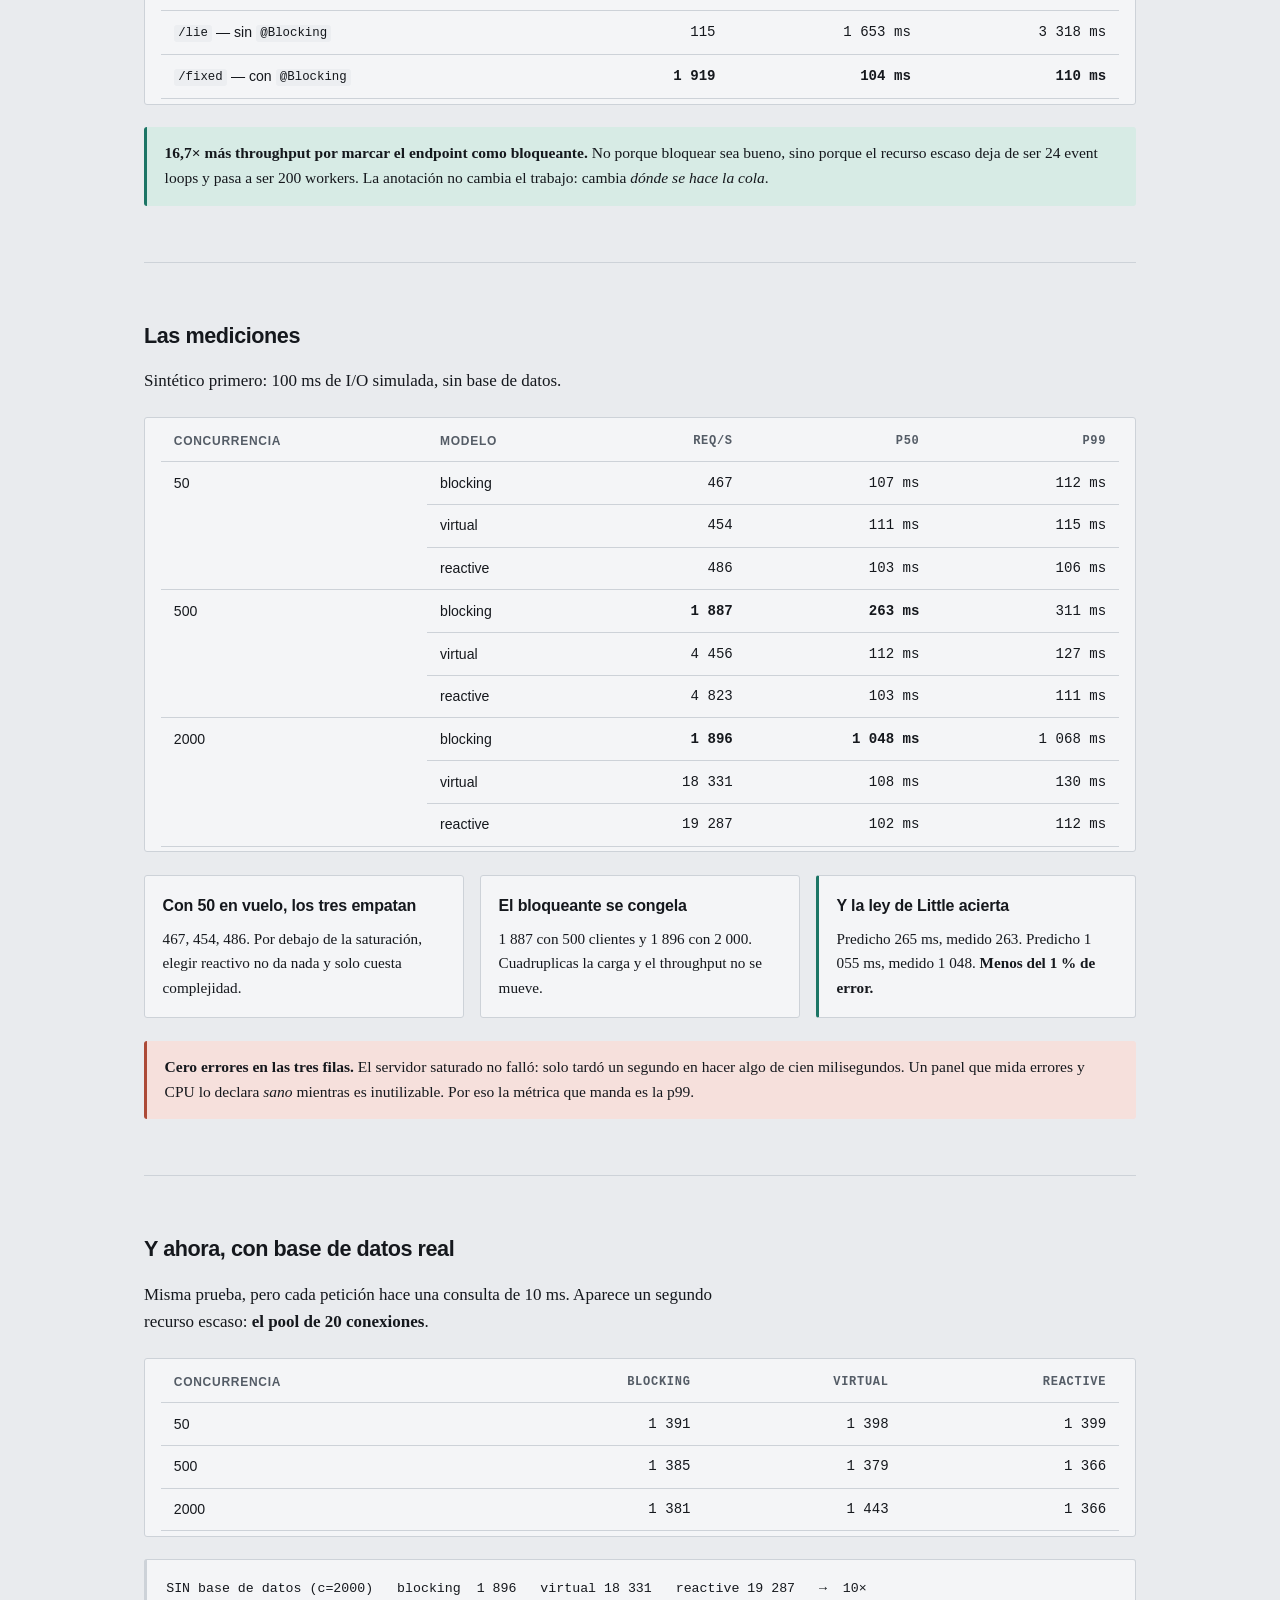
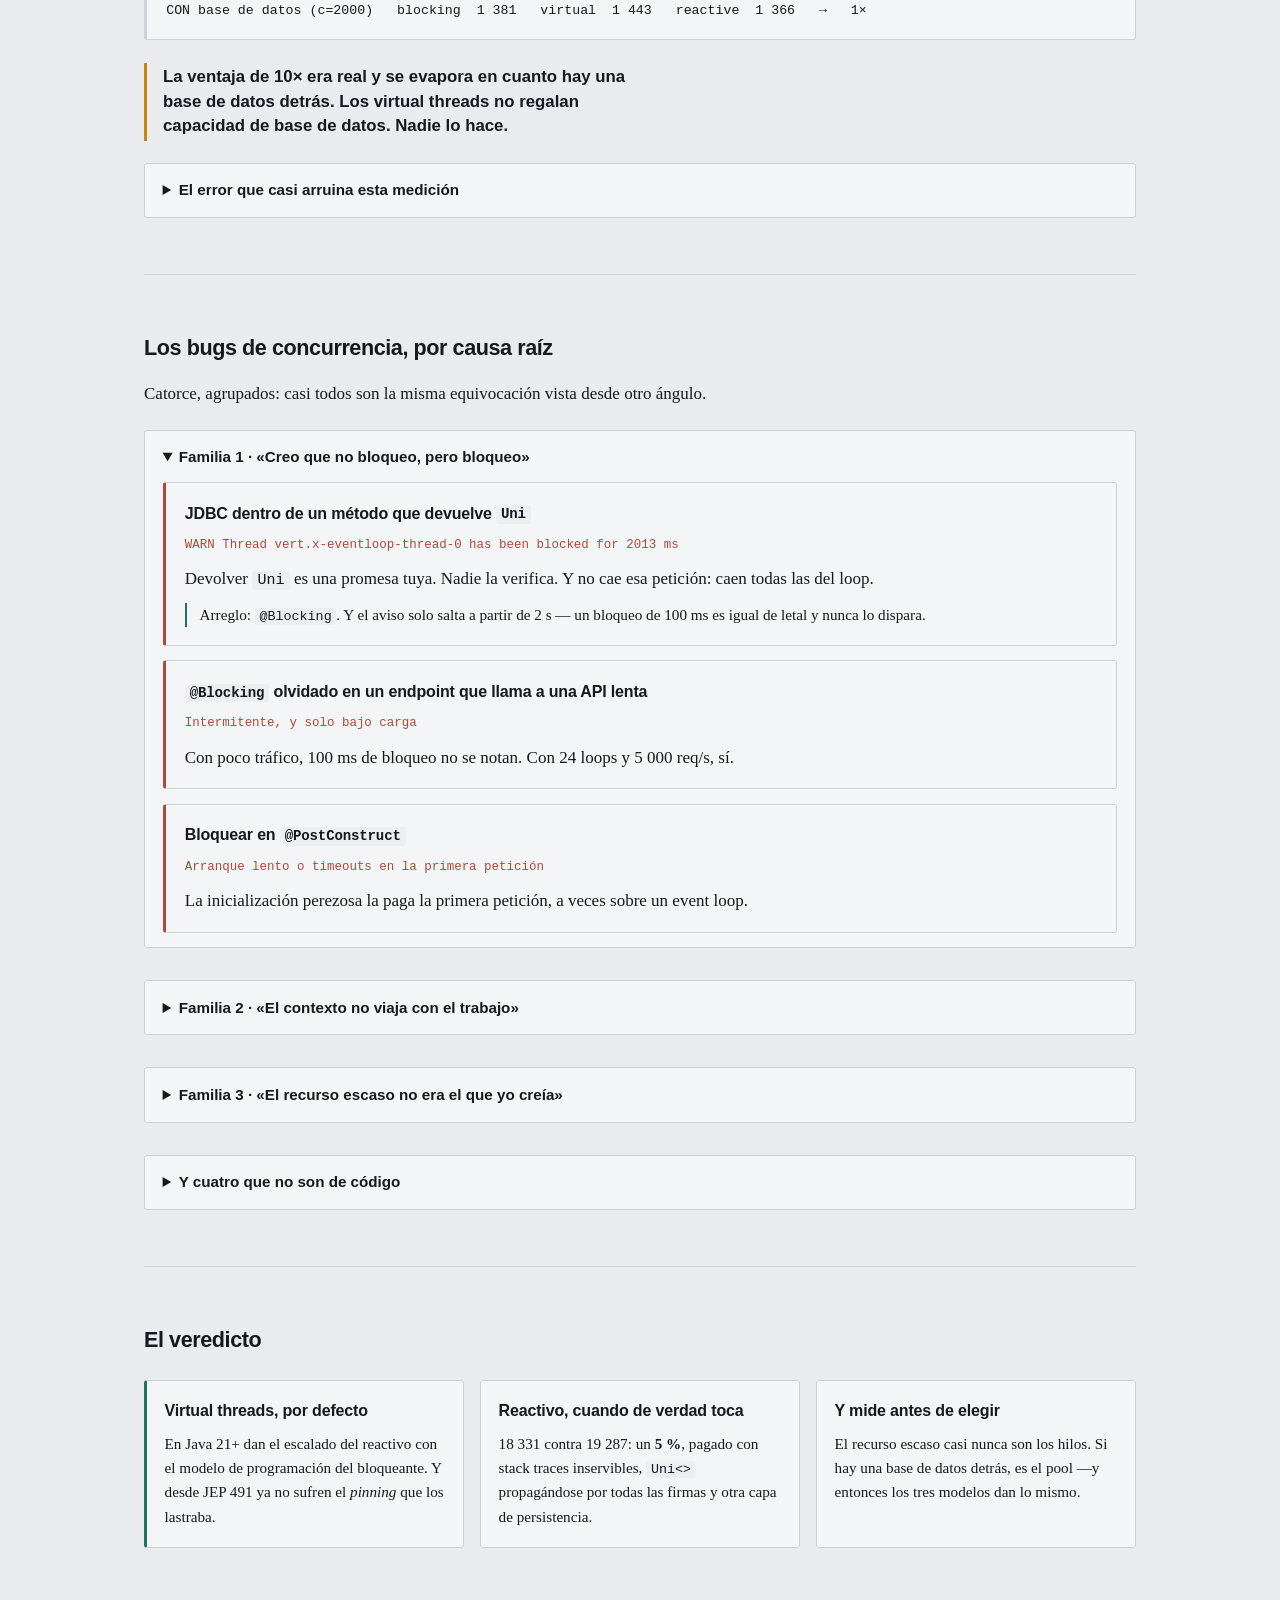
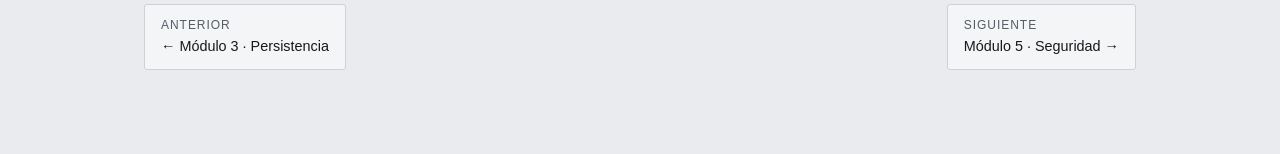
<file: docs/html/4-concurrencia.html>
<!doctype html>
<html lang="es">
<head>
<meta charset="utf-8">
<meta name="viewport" content="width=device-width, initial-scale=1">
<meta name="color-scheme" content="light dark">
<title>Concurrencia — bloqueante, virtual threads y reactivo</title>
<link rel="stylesheet" href="assets/style.css">
</head>
<body>
<div class="wrap">

<nav class="topnav">
  <div class="crumbs"><a href="index.html">Quarkus a alta escala</a> <span>/</span> <span>Módulo 4</span></div>
  <a href="bugs.html">Catálogo de fallos →</a>
</nav>

<header>
  <p class="eyebrow">Módulo 4 · el eje de la escalabilidad</p>
  <h1>El cuello de botella no son los hilos</h1>
  <p class="lede">
    Tres modelos de concurrencia resolviendo el mismo trabajo. Uno multiplica por diez… hasta que
    aparece una base de datos y los tres empatan.
  </p>
</header>

<section>
  <div class="prose stack">
    <h2>Una fórmula, y no es una metáfora</h2>
    <p>
      Todo el módulo cuelga de la <strong>ley de Little</strong>. No es una regla aproximada: es
      aritmética, y tu servidor la obedece.
    </p>
  </div>

  <pre>peticiones_en_vuelo  =  throughput  ×  latencia
         L           =      λ       ×     W</pre>

  <div class="prose stack">
    <p>
      Para servir <strong>10.000 req/s</strong> con <strong>100 ms</strong> de latencia hacen falta
      <strong>1.000 peticiones vivas a la vez</strong>. No hay forma de esquivarlo. La única
      pregunta del módulo es <em>qué es físicamente</em> cada una de esas mil.
    </p>
  </div>

  <div class="cards">
    <div class="card">
      <h3>Hilo por petición</h3>
      <p>Un hilo del sistema operativo. <strong>~1 MB</strong> de pila reservada más el cambio de contexto en el kernel.</p>
    </div>
    <div class="card">
      <h3>Virtual thread</h3>
      <p>Un objeto en el heap. <strong>~1 KB</strong>, y crece por segmentos según hace falta.</p>
    </div>
    <div class="card">
      <h3>Reactivo</h3>
      <p>Una continuación en una cola. <strong>Cientos de bytes</strong>, sin ningún hilo asociado.</p>
    </div>
  </div>
</section>

<hr>

<section>
  <div class="prose stack">
    <h2>Míralo: 8 peticiones, 4 hilos, 100 ms de espera cada una</h2>
    <p>
      El trabajo es idéntico en los tres carriles: esperar a la base de datos sin gastar CPU. Lo
      único que cambia es <strong>quién espera</strong>.
    </p>
  </div>

  <div class="sim">
    <div class="sim-head">
      <button class="play" id="play1">Reproducir</button>
      <div class="legend">
        <span class="key"><span class="swatch" style="background:var(--busy)"></span> hilo ocupado</span>
        <span class="key"><span class="swatch" style="background:var(--wait)"></span> esperando I/O (nadie ocupado)</span>
        <span class="key"><span class="swatch" style="background:var(--free)"></span> hilo libre</span>
      </div>
    </div>

    <div class="lane" id="lane-block">
      <div class="lane-title">Bloqueante — el hilo se queda dormido esperando<span class="lane-total">4 tandas</span></div>
      <div class="rows"></div>
    </div>

    <div class="lane" id="lane-virt">
      <div class="lane-title">Virtual threads — la JVM desmonta el hilo al bloquear<span class="lane-total">1 tanda</span></div>
      <div class="rows"></div>
    </div>

    <div class="axis"><span></span><div class="ticks" id="ticks1"></div></div>
  </div>

  <div class="prose stack">
    <p>
      Arriba, cuatro hilos rojos de punta a punta: <strong>ocupados sin hacer nada</strong>. Las
      peticiones 5 a 8 esperan turno. Abajo, los mismos cuatro hilos portadores atienden las ocho a
      la vez, porque en cuanto una se bloquea, la JVM la desmonta y coge otra.
    </p>
    <p class="thesis">
      La espera dura exactamente lo mismo. Lo que cambió es que dejó de hacer cola.
    </p>
  </div>
</section>

<hr>

<section>
  <div class="prose stack">
    <h2>Los tres carriles, en el código</h2>
    <p>
      Y aquí está el detalle que hace de Loom algo distinto: los dos primeros métodos son
      <strong>idénticos carácter por carácter</strong>. Lo único que los separa es una anotación.
    </p>
  </div>

<pre><span class="cm">// 1 — worker thread. Un hilo del SO se queda dormido 100 ms.</span>
<span class="kw">@GET @Path</span>(<span class="str">"/blocking"</span>)
<span class="kw">public</span> String blocking() <span class="kw">throws</span> InterruptedException {
    Thread.sleep(IO_LATENCY);
    <span class="kw">return</span> thread();
}

<span class="cm">// 2 — virtual thread. MISMO CUERPO. La JVM lo desmonta de su carrier.</span>
<span class="kw">@GET @Path</span>(<span class="str">"/virtual"</span>)
<mark><span class="kw">@RunOnVirtualThread</span></mark>
<span class="kw">public</span> String virtual() <span class="kw">throws</span> InterruptedException {
    Thread.sleep(IO_LATENCY);
    <span class="kw">return</span> thread();
}

<span class="cm">// 3 — reactivo. Nadie duerme: un temporizador y una continuación.</span>
<span class="kw">@GET @Path</span>(<span class="str">"/reactive"</span>)
<span class="kw">public</span> <mark>Uni&lt;String&gt;</mark> reactive() {
    <span class="kw">return</span> Uni.createFrom().item(Resource::thread)
            .onItem().delayIt().by(IO_LATENCY);
}</pre>

  <div class="prose stack">
    <p>
      Ejecutándolos, cada uno declara dónde vive:
    </p>
  </div>

  <div class="tablewrap">
    <table>
      <tr><th>Endpoint</th><th>Hilo que atiende</th></tr>
      <tr><td><code>/blocking</code></td><td><code>executor-thread-1</code></td></tr>
      <tr><td><code>/virtual</code></td><td><code>VirtualThread[#61]/runnable@<strong>ForkJoinPool-1-worker-1</strong></code></td></tr>
      <tr><td><code>/reactive</code></td><td><code>vert.x-eventloop-thread-9</code></td></tr>
    </table>
  </div>

  <p class="note">
    Ese <code>@</code> del medio es el <strong>carrier thread</strong>: el hilo de plataforma real
    que ejecuta al virtual <em>ahora mismo</em>. Al llegar el <code>sleep</code>, el virtual se
    desmonta y el carrier queda libre. Loom, resumido en una línea de texto.
  </p>
</section>

<hr>

<section>
  <div class="prose stack">
    <h2>La regla que resuelve todas las dudas</h2>
    <p>
      Quarkus clasifica cada endpoint <strong>al compilar</strong>, mirando el tipo de retorno. Las
      anotaciones no añaden comportamiento: <strong>corrigen esa clasificación cuando el tipo de
      retorno miente</strong>.
    </p>
  </div>

  <pre>¿devuelve Uni / Multi / CompletionStage?
   sí  →  NO BLOQUEANTE  →  event loop
   no  →  BLOQUEANTE     →  worker pool</pre>

  <div class="tablewrap">
    <table>
      <tr><th>Anotación</th><th>Qué corrige</th><th>Cuándo hace falta</th></tr>
      <tr><td><code>@Blocking</code></td><td>«devuelvo <code>Uni</code>, pero por dentro bloqueo»</td><td>Un <code>Uni</code> que envuelve JDBC</td></tr>
      <tr><td><code>@NonBlocking</code></td><td>«devuelvo <code>String</code>, pero no bloqueo»</td><td>Respuesta trivial; ahorra el salto de hilo</td></tr>
      <tr><td><code>@RunOnVirtualThread</code></td><td>«soy bloqueante, dame un hilo virtual»</td><td>El cuerpo bloquea de verdad</td></tr>
    </table>
  </div>

  <p class="warn">
    <strong>Si el tipo de retorno ya dice la verdad, la anotación sobra</strong> — y a veces es
    peligrosa. Poner <code>@RunOnVirtualThread</code> sobre un método que devuelve <code>Uni</code>
    compila, arranca y no cambia el rendimiento: el hilo virtual vive dos microsegundos y muere
    justo antes del trabajo que creías cubrir. Documenta una garantía que no existe.
  </p>
</section>

<hr>

<section>
  <div class="prose stack">
    <h2>El bug número 1: bloquear un event loop</h2>
    <p>
      Un método que <strong>miente</strong>: firma no bloqueante, cuerpo que bloquea. Lo grave no
      es que esa petición se ponga lenta — es lo que le hace a las demás.
    </p>
  </div>

<pre class="bad"><span class="kw">@GET @Path</span>(<span class="str">"/lie"</span>)
<span class="kw">public</span> Uni&lt;String&gt; lie() <span class="kw">throws</span> InterruptedException {
    <mark>Thread.sleep(100);</mark>   <span class="cm">// ← sobre un event loop compartido por miles de conexiones</span>
    <span class="kw">return</span> Uni.createFrom().item(thread());
}</pre>

  <div class="prose stack">
    <p>
      Pulsa para cargar el endpoint mentiroso y ver qué le pasa a <code>/reactive</code>, que
      <strong>no ha cambiado ni una línea</strong>:
    </p>
  </div>

  <div class="sim">
    <div class="sim-head">
      <div class="ctl">
        <button id="loop-run">Cargar /bench/lie</button>
        <button class="alt" id="loop-reset">Reiniciar</button>
      </div>
      <div class="legend">
        <span class="key"><span class="swatch" style="background:var(--free)"></span> event loop libre</span>
        <span class="key"><span class="swatch" style="background:var(--busy)"></span> bloqueado</span>
      </div>
    </div>
    <div id="loops" style="display:grid;grid-template-columns:repeat(auto-fit,minmax(2.2rem,1fr));gap:0.4rem"></div>
    <div id="loop-status" class="status">24 event loops · todos disponibles</div>
  </div>

  <div class="metrics">
    <div class="metric"><span class="n">968</span><span class="l">req/s en calma</span></div>
    <div class="metric hl"><span class="n">19,7</span><span class="l">req/s con el bug activo</span></div>
    <div class="metric"><span class="n">109 ms</span><span class="l">p99 en calma</span></div>
    <div class="metric hl"><span class="n">5 287 ms</span><span class="l">p99 con el bug activo</span></div>
  </div>

  <div class="prose stack">
    <p>
      <strong>49 veces peor</strong>, en un endpoint impecable, por culpa de otro escrito en otro
      módulo por otra persona. Y el detalle que lo hace desesperante de diagnosticar:
      <strong>la CPU está ociosa</strong>. Veinticuatro hilos durmiendo y un servidor que no
      responde.
    </p>
    <p class="thesis">
      En el modelo bloqueante, un endpoint lento perjudica a los demás en proporción. En el
      reactivo, los tumba a todos.
    </p>
  </div>

  <div class="prose stack">
    <h3>La cura, y por qué es contraintuitiva</h3>
  </div>

  <div class="tablewrap">
    <table>
      <tr><th>Endpoint</th><th class="num">req/s</th><th class="num">p50</th><th class="num">p99</th></tr>
      <tr><td><code>/lie</code> — sin <code>@Blocking</code></td><td class="num">115</td><td class="num">1 653 ms</td><td class="num">3 318 ms</td></tr>
      <tr><td><code>/fixed</code> — con <code>@Blocking</code></td><td class="num"><strong>1 919</strong></td><td class="num"><strong>104 ms</strong></td><td class="num"><strong>110 ms</strong></td></tr>
    </table>
  </div>

  <p class="win">
    <strong>16,7× más throughput por marcar el endpoint como bloqueante.</strong> No porque bloquear
    sea bueno, sino porque el recurso escaso deja de ser 24 event loops y pasa a ser 200 workers.
    La anotación no cambia el trabajo: cambia <em>dónde se hace la cola</em>.
  </p>
</section>

<hr>

<section>
  <div class="prose stack">
    <h2>Las mediciones</h2>
    <p>Sintético primero: 100 ms de I/O simulada, sin base de datos.</p>
  </div>

  <div class="tablewrap">
    <table>
      <tr><th>Concurrencia</th><th>Modelo</th><th class="num">req/s</th><th class="num">p50</th><th class="num">p99</th></tr>
      <tr><td rowspan="3">50</td><td>blocking</td><td class="num">467</td><td class="num">107 ms</td><td class="num">112 ms</td></tr>
      <tr><td>virtual</td><td class="num">454</td><td class="num">111 ms</td><td class="num">115 ms</td></tr>
      <tr><td>reactive</td><td class="num">486</td><td class="num">103 ms</td><td class="num">106 ms</td></tr>
      <tr><td rowspan="3">500</td><td>blocking</td><td class="num"><strong>1 887</strong></td><td class="num"><strong>263 ms</strong></td><td class="num">311 ms</td></tr>
      <tr><td>virtual</td><td class="num">4 456</td><td class="num">112 ms</td><td class="num">127 ms</td></tr>
      <tr><td>reactive</td><td class="num">4 823</td><td class="num">103 ms</td><td class="num">111 ms</td></tr>
      <tr><td rowspan="3">2000</td><td>blocking</td><td class="num"><strong>1 896</strong></td><td class="num"><strong>1 048 ms</strong></td><td class="num">1 068 ms</td></tr>
      <tr><td>virtual</td><td class="num">18 331</td><td class="num">108 ms</td><td class="num">130 ms</td></tr>
      <tr><td>reactive</td><td class="num">19 287</td><td class="num">102 ms</td><td class="num">112 ms</td></tr>
    </table>
  </div>

  <div class="cards">
    <div class="card">
      <h3>Con 50 en vuelo, los tres empatan</h3>
      <p>467, 454, 486. Por debajo de la saturación, elegir reactivo no da nada y solo cuesta complejidad.</p>
    </div>
    <div class="card">
      <h3>El bloqueante se congela</h3>
      <p>1 887 con 500 clientes y 1 896 con 2 000. Cuadruplicas la carga y el throughput no se mueve.</p>
    </div>
    <div class="card good">
      <h3>Y la ley de Little acierta</h3>
      <p>Predicho 265 ms, medido 263. Predicho 1 055 ms, medido 1 048. <strong>Menos del 1 % de error.</strong></p>
    </div>
  </div>

  <p class="warn">
    <strong>Cero errores en las tres filas.</strong> El servidor saturado no falló: solo tardó un
    segundo en hacer algo de cien milisegundos. Un panel que mida errores y CPU lo declara
    <em>sano</em> mientras es inutilizable. Por eso la métrica que manda es la p99.
  </p>
</section>

<hr>

<section>
  <div class="prose stack">
    <h2>Y ahora, con base de datos real</h2>
    <p>
      Misma prueba, pero cada petición hace una consulta de 10 ms. Aparece un segundo recurso
      escaso: <strong>el pool de 20 conexiones</strong>.
    </p>
  </div>

  <div class="tablewrap">
    <table>
      <tr><th>Concurrencia</th><th class="num">blocking</th><th class="num">virtual</th><th class="num">reactive</th></tr>
      <tr><td>50</td><td class="num">1 391</td><td class="num">1 398</td><td class="num">1 399</td></tr>
      <tr><td>500</td><td class="num">1 385</td><td class="num">1 379</td><td class="num">1 366</td></tr>
      <tr><td>2000</td><td class="num">1 381</td><td class="num">1 443</td><td class="num">1 366</td></tr>
    </table>
  </div>

  <pre>SIN base de datos (c=2000)   blocking  1 896   virtual 18 331   reactive 19 287   →  10×
CON base de datos (c=2000)   blocking  1 381   virtual  1 443   reactive  1 366   →   1×</pre>

  <p class="thesis">
    La ventaja de 10× era real y se evapora en cuanto hay una base de datos detrás. Los virtual
    threads no regalan capacidad de base de datos. Nadie lo hace.
  </p>

  <details>
    <summary>El error que casi arruina esta medición</summary>
    <p>
      La primera pasada dio <strong>3 759 req/s para el bloqueante y 1 433 para el reactivo</strong>,
      y la conclusión fácil habría sido «el reactivo rinde peor». Es falsa.
    </p>
    <p style="margin-top:0.7rem">
      Contando conexiones reales en <code>pg_stat_activity</code> durante la carga aparecieron
      <strong>~50 conexiones activas en la pila JDBC frente a ~21 en la reactiva</strong>: los
      valores por defecto de los dos pools no coinciden. No se estaban comparando dos modelos de
      concurrencia, sino <strong>dos tamaños de pool</strong>.
    </p>
    <p style="margin-top:0.7rem">
      La ley de Little lo confirmó: 50 ÷ 3 759 = 13,3 ms por conexión; 20 ÷ 1 433 = 14,0 ms. El
      mismo tiempo por conexión en ambas pilas.
    </p>
    <p class="warn" style="margin-top:0.7rem">
      Al comparar tecnologías, cambia <strong>una</strong> variable. Y verifica el recurso escaso
      midiéndolo en su origen, no deduciéndolo de la configuración.
    </p>
  </details>
</section>

<hr>

<section>
  <div class="prose stack">
    <h2>Los bugs de concurrencia, por causa raíz</h2>
    <p>Catorce, agrupados: casi todos son la misma equivocación vista desde otro ángulo.</p>
  </div>

  <details open>
    <summary>Familia 1 · «Creo que no bloqueo, pero bloqueo»</summary>
    <div class="buglist" style="margin-top:0.8rem">
      <div class="bug">
        <h3>JDBC dentro de un método que devuelve <code>Uni</code></h3>
        <p class="sym">WARN Thread vert.x-eventloop-thread-0 has been blocked for 2013 ms</p>
        <p>Devolver <code>Uni</code> es una promesa tuya. Nadie la verifica. Y no cae esa petición: caen todas las del loop.</p>
        <p class="fix">Arreglo: <code>@Blocking</code>. Y el aviso solo salta a partir de 2 s — un bloqueo de 100 ms es igual de letal y nunca lo dispara.</p>
      </div>
      <div class="bug">
        <h3><code>@Blocking</code> olvidado en un endpoint que llama a una API lenta</h3>
        <p class="sym">Intermitente, y solo bajo carga</p>
        <p>Con poco tráfico, 100 ms de bloqueo no se notan. Con 24 loops y 5 000 req/s, sí.</p>
      </div>
      <div class="bug">
        <h3>Bloquear en <code>@PostConstruct</code></h3>
        <p class="sym">Arranque lento o timeouts en la primera petición</p>
        <p>La inicialización perezosa la paga la primera petición, a veces sobre un event loop.</p>
      </div>
    </div>
  </details>

  <details>
    <summary>Familia 2 · «El contexto no viaja con el trabajo»</summary>
    <div class="buglist" style="margin-top:0.8rem">
      <div class="bug">
        <h3><code>ThreadLocal</code> cruzando un salto de hilo</h3>
        <p class="sym">El userId del log pertenece a OTRA petición</p>
        <p>No es un bug de rendimiento: es de <strong>auditoría y seguridad</strong>. Tus logs mienten sobre quién hizo qué, y no aparece jamás en desarrollo porque hace falta concurrencia real.</p>
      </div>
      <div class="bug">
        <h3><code>@Transactional</code> sobre código reactivo</h3>
        <p class="sym">La transacción no cubre lo que crees</p>
        <p>JTA ata la transacción al hilo con un <code>ThreadLocal</code>. Si el trabajo salta de hilo, se queda atrás.</p>
      </div>
      <div class="bug">
        <h3>Estado mutable en un recurso REST</h3>
        <p class="sym">Datos de un usuario en la respuesta de otro</p>
        <p>Quarkus REST hace los recursos <strong>singleton</strong>. Un campo mutable es estado global compartido.</p>
      </div>
    </div>
  </details>

  <details>
    <summary>Familia 3 · «El recurso escaso no era el que yo creía»</summary>
    <div class="buglist" style="margin-top:0.8rem">
      <div class="bug">
        <h3>Pool de conexiones menor que la concurrencia real</h3>
        <p class="sym">p99 por las nubes con la CPU al 10 %</p>
        <p>La cola ante el pool no aparece en ninguna métrica de la aplicación.</p>
      </div>
      <div class="bug">
        <h3>Llamada HTTP dentro de una transacción</h3>
        <p class="sym">Pool agotado con poquísimo tráfico</p>
        <p>La conexión queda retenida toda la llamada remota: 20 conexiones × 2 s = <strong>10 req/s de techo</strong>.</p>
      </div>
      <div class="bug">
        <h3><code>ThreadLocal</code> pesado × miles de virtual threads</h3>
        <p class="sym">OutOfMemoryError con poco tráfico aparente</p>
        <p>1 MB por hilo era razonable con 200 hilos, no con 200.000. La respuesta moderna es <code>ScopedValue</code>.</p>
      </div>
      <div class="bug">
        <h3><code>synchronized</code> alrededor de I/O (<em>pinning</em>)</h3>
        <p class="sym">Los virtual threads no rinden más que los de plataforma</p>
        <p>Hasta Java 23 fijaba el hilo a su carrier. <strong>JEP 491 lo arregló en Java 24</strong>; JNI y <code>Object.wait()</code> siguen fijando.</p>
      </div>
    </div>
  </details>

  <details>
    <summary>Y cuatro que no son de código</summary>
    <div class="buglist" style="margin-top:0.8rem">
      <div class="bug">
        <h3><code>Uni</code> que nadie suscribe</h3>
        <p class="sym">Sin excepción, sin log, sin nada</p>
        <p>En Mutiny, sin suscripción <strong>no pasa nada</strong>. Tu código simplemente no se ejecutó.</p>
      </div>
      <div class="bug">
        <h3>Coordinated omission al medir</h3>
        <p class="sym">El benchmark dice p99 = 5 ms; producción dice 2 s</p>
        <p>La herramienta dejó de enviar mientras el servidor sufría, así que no midió los peores casos.</p>
      </div>
      <div class="bug">
        <h3>Anotación de concurrencia contradictoria</h3>
        <p class="sym">Compila, arranca y no cambia nada</p>
        <p>Quarkus la acepta en silencio. No cuesta rendimiento, pero documenta una garantía que no existe.</p>
      </div>
      <div class="bug">
        <h3>Comparar dos cosas cambiando dos variables</h3>
        <p class="sym">«El reactivo rinde 2,6× peor»</p>
        <p>Eran dos tamaños de pool distintos disfrazados de dos modelos de concurrencia.</p>
      </div>
    </div>
  </details>
</section>

<hr>

<section>
  <div class="prose stack">
    <h2>El veredicto</h2>
  </div>
  <div class="cards">
    <div class="card good">
      <h3>Virtual threads, por defecto</h3>
      <p>
        En Java 21+ dan el escalado del reactivo con el modelo de programación del bloqueante. Y
        desde JEP 491 ya no sufren el <em>pinning</em> que los lastraba.
      </p>
    </div>
    <div class="card">
      <h3>Reactivo, cuando de verdad toca</h3>
      <p>
        18 331 contra 19 287: un <strong>5 %</strong>, pagado con stack traces inservibles,
        <code>Uni&lt;&gt;</code> propagándose por todas las firmas y otra capa de persistencia.
      </p>
    </div>
    <div class="card">
      <h3>Y mide antes de elegir</h3>
      <p>
        El recurso escaso casi nunca son los hilos. Si hay una base de datos detrás, es el pool
        —y entonces los tres modelos dan lo mismo.
      </p>
    </div>
  </div>
</section>

<div class="pager">
  <a href="3-persistencia.html"><small>Anterior</small> ← Módulo 3 · Persistencia</a>
  <a href="5-seguridad.html"><small>Siguiente</small> Módulo 5 · Seguridad →</a>
</div>

</div>

<script>
(function () {
  var reduced = matchMedia("(prefers-reduced-motion: reduce)").matches;

  /* ---------- simulación 1: bloqueante vs virtual ---------- */
  var MAX = 0.9;           // segundos de línea temporal
  var WORK = 0.02;         // trabajo de CPU por petición
  var IO = 0.10;           // espera de I/O
  var THREADS = 4, REQS = 8;
  var segs = [];

  function pct(v) { return (v / MAX * 100) + "%"; }

  function seg(cls, start, dur, tag) {
    var e = document.createElement("div");
    e.className = "seg " + cls;
    e.style.left = pct(start);
    e.style.width = pct(dur);
    e._start = start; e._dur = dur;
    var fill = document.createElement("i");
    e.appendChild(fill);
    if (tag) {
      var t = document.createElement("span");
      t.className = "seg-tag";
      t.textContent = tag;
      e.appendChild(t);
    }
    return e;
  }

  // Bloqueante: 4 hilos, cada uno atiende 2 peticiones en serie.
  // Virtual: los 4 carriers atienden las 8 a la vez porque se desmontan al esperar.
  function plan(blocking) {
    var out = [];
    for (var i = 0; i < REQS; i++) {
      var tanda = blocking ? Math.floor(i / THREADS) : 0;
      var t0 = tanda * (WORK * 2 + IO);
      out.push({ start: t0, cpu1: WORK, io: IO, cpu2: WORK });
    }
    return out;
  }

  function buildLane(sel, blocking) {
    var rows = document.querySelector(sel + " .rows");
    var reqs = plan(blocking);
    reqs.forEach(function (r, i) {
      var row = document.createElement("div");
      row.className = "row";
      var label = document.createElement("span");
      label.className = "row-label";
      label.textContent = "petición " + (i + 1);
      var track = document.createElement("div");
      track.className = "track";
      var a = seg("busy", r.start, r.cpu1, "");
      var b = seg("wait", r.start + r.cpu1, r.io, i === 0 ? "esperando I/O" : "");
      var c = seg("busy", r.start + r.cpu1 + r.io, r.cpu2, "");
      [a, b, c].forEach(function (s) { track.appendChild(s); segs.push(s); });
      row.appendChild(label); row.appendChild(track);
      rows.appendChild(row);
    });

    // fila de los hilos portadores
    var trow = document.createElement("div");
    trow.className = "row";
    var tl = document.createElement("span");
    tl.className = "row-label";
    tl.innerHTML = "<strong>" + (blocking ? "4 hilos" : "4 carriers") + "</strong>";
    var tt = document.createElement("div");
    tt.className = "track thin";
    if (blocking) {
      // ocupados de principio a fin: dormidos, pero retenidos
      var s1 = seg("busy", 0, MAX, "retenidos, durmiendo");
      tt.appendChild(s1); segs.push(s1);
    } else {
      // trabajan a ráfagas y quedan libres durante la espera
      var s2 = seg("busy", 0, WORK, "");
      var s3 = seg("free", WORK, IO, "libres para otras peticiones");
      var s4 = seg("busy", WORK + IO, WORK, "");
      var s5 = seg("free", WORK * 2 + IO, MAX - (WORK * 2 + IO), "");
      [s2, s3, s4, s5].forEach(function (s) { tt.appendChild(s); segs.push(s); });
    }
    trow.appendChild(tl); trow.appendChild(tt);
    rows.appendChild(trow);

    var head = document.createElement("div");
    head.className = "playhead";
    rows.appendChild(head);
    rows._head = head;
    return rows;
  }

  var laneA = buildLane("#lane-block", true);
  var laneB = buildLane("#lane-virt", false);

  var ticks = document.getElementById("ticks1");
  [0, 0.2, 0.4, 0.6, 0.8].forEach(function (v) {
    var t = document.createElement("span");
    t.className = "tick";
    t.style.left = pct(v);
    t.textContent = Math.round(v * 1000) + " ms";
    ticks.appendChild(t);
  });

  function render(t) {
    segs.forEach(function (s) {
      var p = (t - s._start) / s._dur;
      p = p < 0 ? 0 : p > 1 ? 1 : p;
      s.firstChild.style.transform = "scaleX(" + p + ")";
      var tag = s.querySelector(".seg-tag");
      if (tag) tag.style.opacity = p > 0.4 ? "1" : "0";
    });
    [laneA, laneB].forEach(function (r) {
      r._head.style.left = "calc(6.9rem + (100% - 6.9rem) * " + (t / MAX) + ")";
    });
  }

  var raf = null, btn = document.getElementById("play1");
  function run() {
    if (raf) cancelAnimationFrame(raf);
    if (reduced) { render(MAX); return; }
    var t0 = null;
    btn.textContent = "Reproduciendo…";
    function step(ts) {
      if (t0 === null) t0 = ts;
      var t = (ts - t0) / 1000 * 0.55;   // ralentizado para poder seguirlo
      if (t >= MAX) { render(MAX); btn.textContent = "Repetir"; raf = null; return; }
      render(t);
      raf = requestAnimationFrame(step);
    }
    raf = requestAnimationFrame(step);
  }
  btn.addEventListener("click", run);
  render(reduced ? MAX : 0);
  if (!reduced) setTimeout(run, 600);

  /* ---------- simulación 2: event loops secuestrados ---------- */
  var LOOPS = 24;
  var cont = document.getElementById("loops");
  var estado = document.getElementById("loop-status");
  var cells = [];
  for (var i = 0; i < LOOPS; i++) {
    var c = document.createElement("div");
    c.style.height = "2.2rem";
    c.style.borderRadius = "2px";
    c.style.background = "var(--free)";
    c.style.transition = "background 0.25s";
    c.title = "vert.x-eventloop-thread-" + i;
    cont.appendChild(c);
    cells.push(c);
  }
  var timers = [];
  function limpiar() { timers.forEach(clearTimeout); timers = []; }

  document.getElementById("loop-run").addEventListener("click", function () {
    limpiar();
    cells.forEach(function (c, i) {
      timers.push(setTimeout(function () {
        c.style.background = "var(--busy)";
        if (i === LOOPS - 1) {
          estado.textContent =
            "24 de 24 bloqueados · /reactive pasa de 968 a 19,7 req/s · y la CPU está ociosa";
          estado.style.color = "var(--busy)";
        } else {
          estado.textContent = (i + 1) + " de 24 bloqueados · las peticiones de OTROS endpoints se acumulan";
        }
      }, reduced ? 0 : i * 90));
    });
  });

  document.getElementById("loop-reset").addEventListener("click", function () {
    limpiar();
    cells.forEach(function (c) { c.style.background = "var(--free)"; });
    estado.textContent = "24 event loops · todos disponibles";
    estado.style.color = "";
  });
})();
</script>
</body>
</html>
</file>
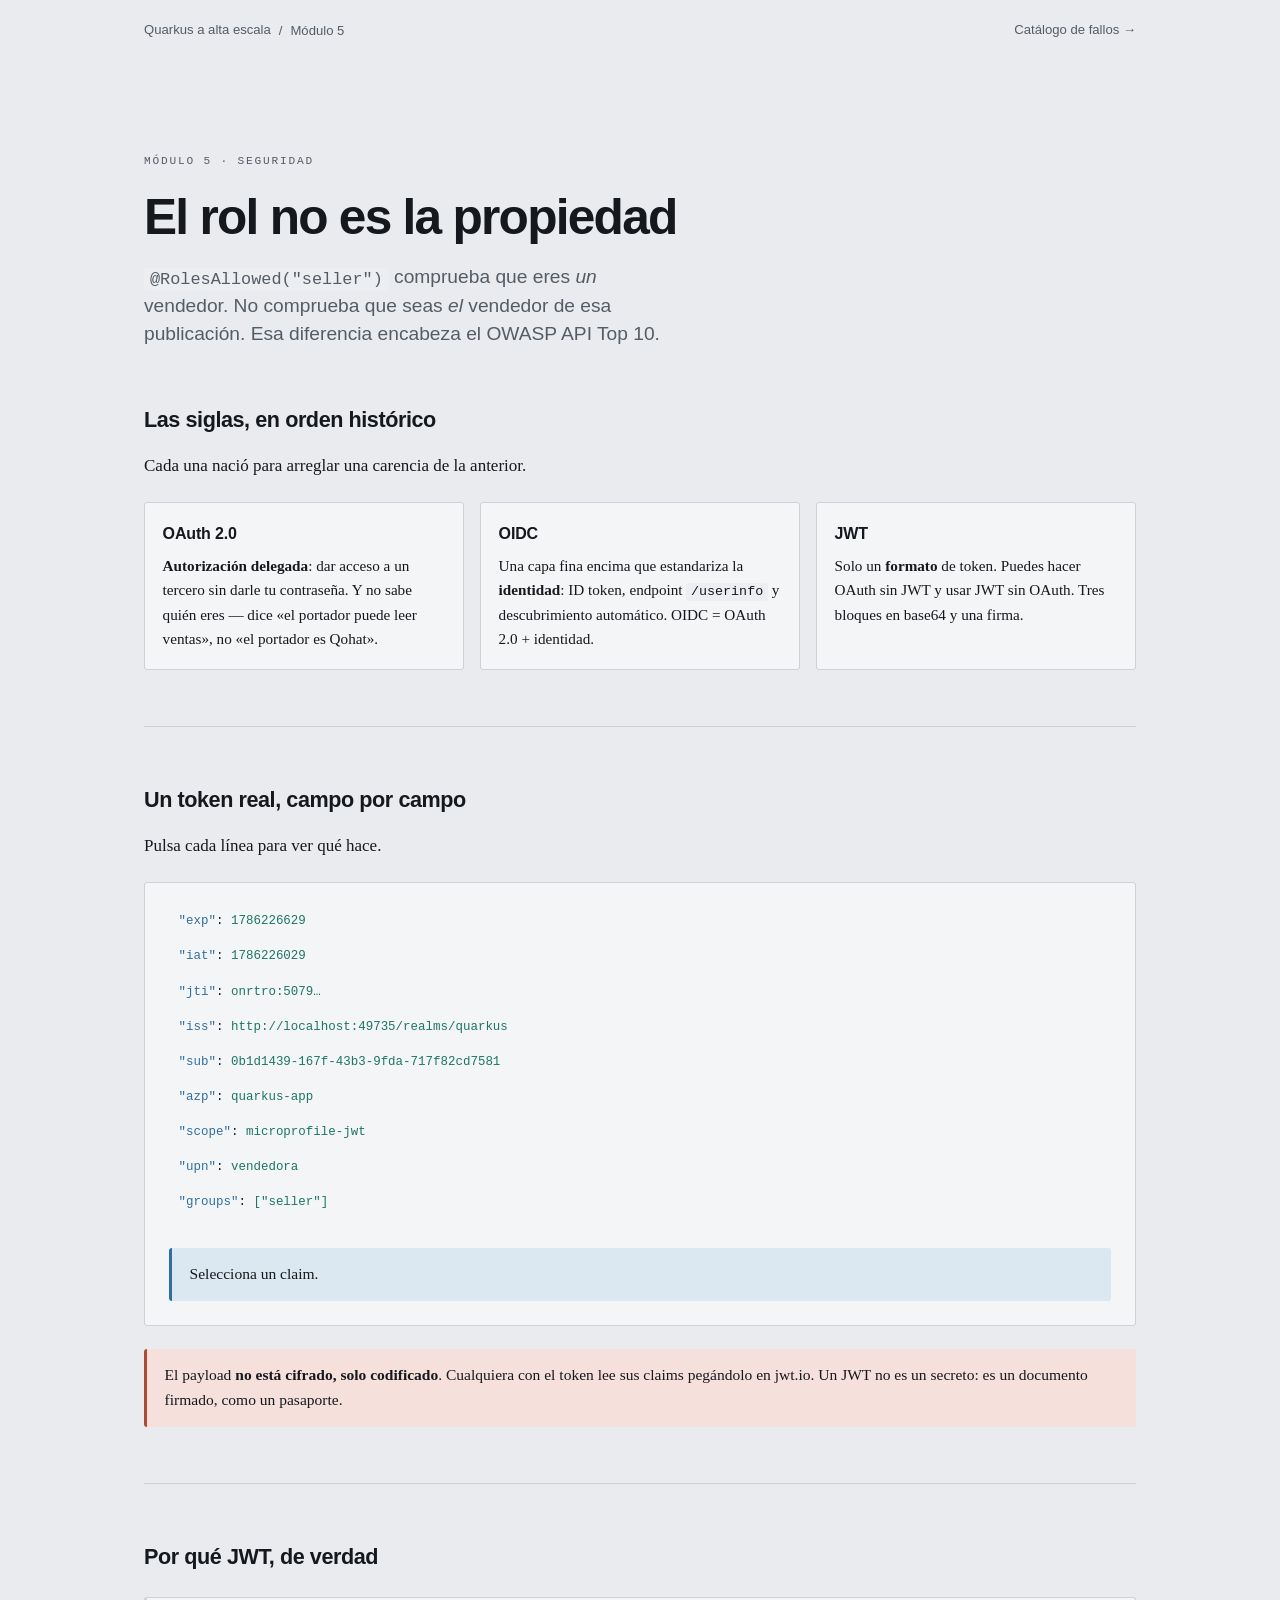
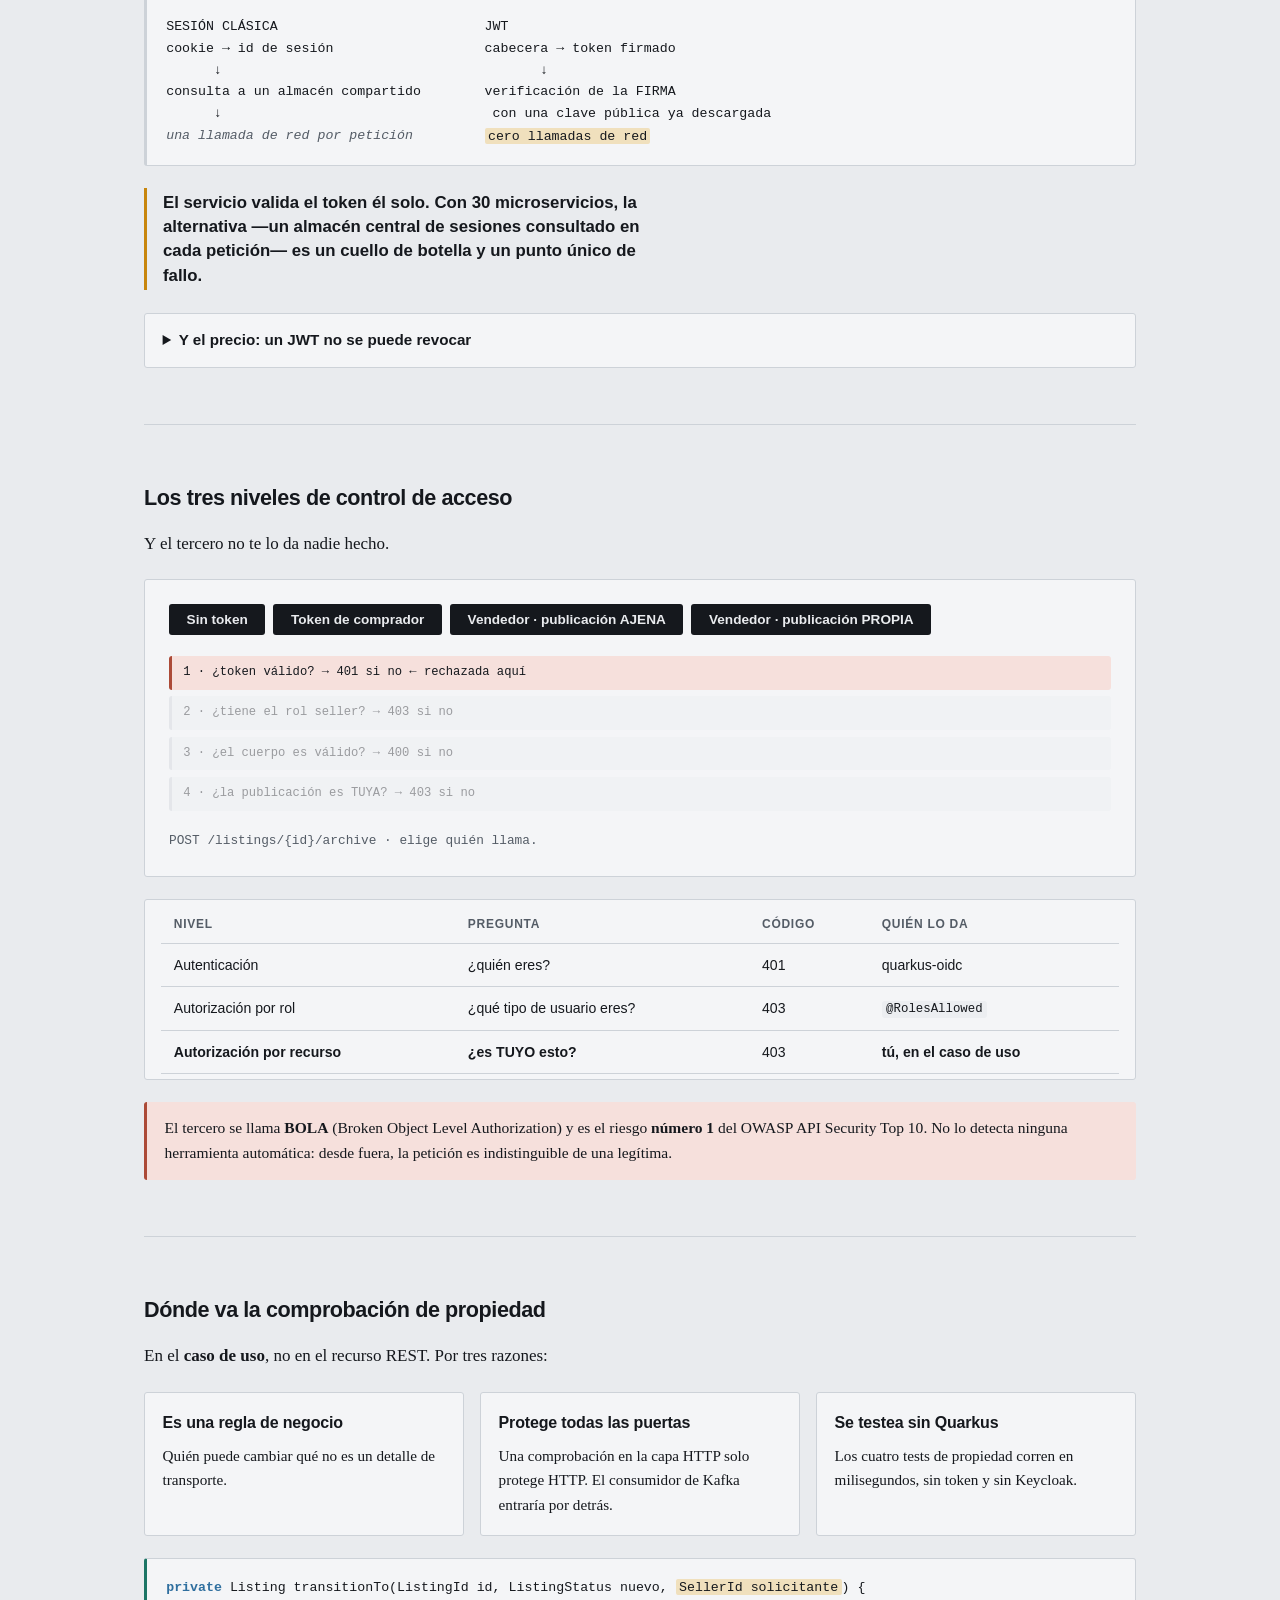
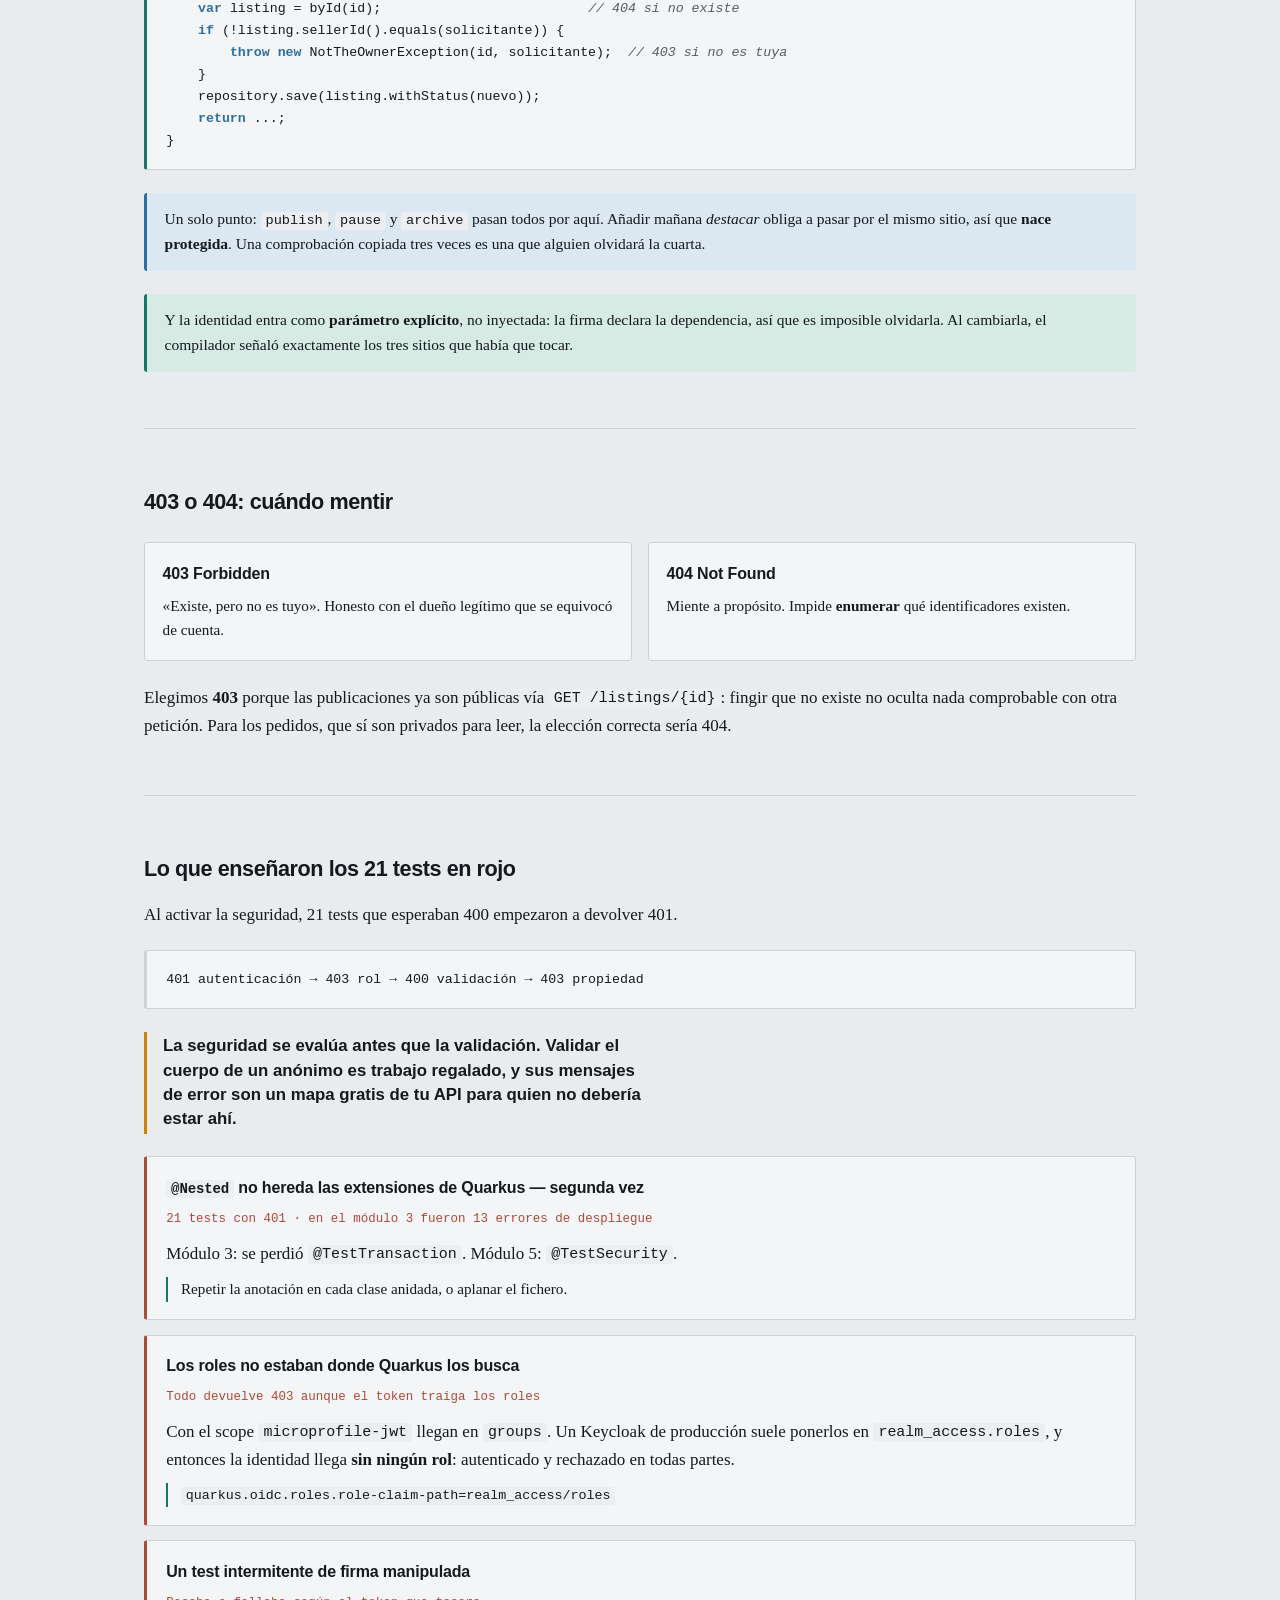
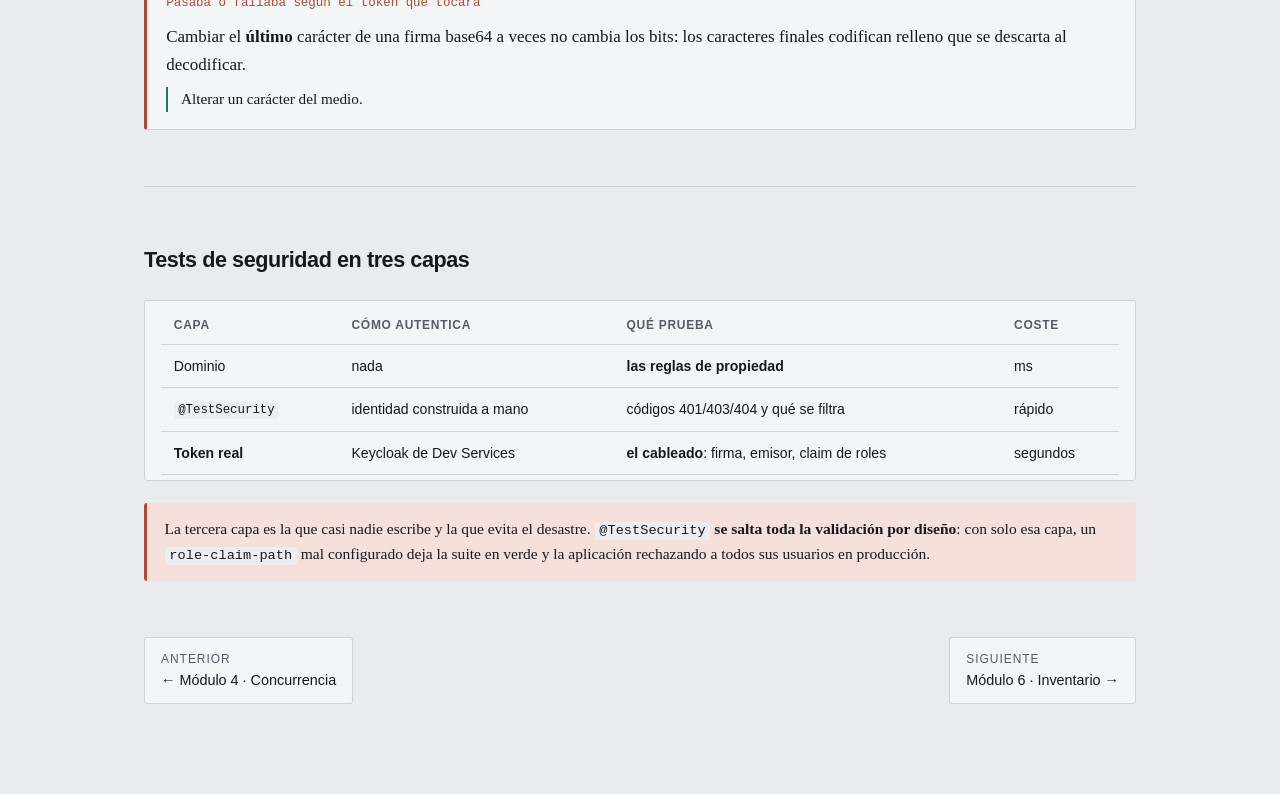
<file: docs/html/5-seguridad.html>
<!doctype html>
<html lang="es">
<head>
<meta charset="utf-8">
<meta name="viewport" content="width=device-width, initial-scale=1">
<meta name="color-scheme" content="light dark">
<title>Seguridad — OIDC, JWT y el fallo número 1 de OWASP</title>
<link rel="stylesheet" href="assets/style.css">
</head>
<body>
<div class="wrap">

<nav class="topnav">
  <div class="crumbs"><a href="index.html">Quarkus a alta escala</a> <span>/</span> <span>Módulo 5</span></div>
  <a href="bugs.html">Catálogo de fallos →</a>
</nav>

<header>
  <p class="eyebrow">Módulo 5 · seguridad</p>
  <h1>El rol no es la propiedad</h1>
  <p class="lede">
    <code>@RolesAllowed("seller")</code> comprueba que eres <em>un</em> vendedor. No comprueba que
    seas <em>el</em> vendedor de esa publicación. Esa diferencia encabeza el OWASP API Top 10.
  </p>
</header>

<section>
  <div class="prose stack">
    <h2>Las siglas, en orden histórico</h2>
    <p>Cada una nació para arreglar una carencia de la anterior.</p>
  </div>

  <div class="cards">
    <div class="card">
      <h3>OAuth 2.0</h3>
      <p>
        <strong>Autorización delegada</strong>: dar acceso a un tercero sin darle tu contraseña.
        Y no sabe quién eres — dice «el portador puede leer ventas», no «el portador es Qohat».
      </p>
    </div>
    <div class="card">
      <h3>OIDC</h3>
      <p>
        Una capa fina encima que estandariza la <strong>identidad</strong>: ID token, endpoint
        <code>/userinfo</code> y descubrimiento automático. OIDC = OAuth 2.0 + identidad.
      </p>
    </div>
    <div class="card">
      <h3>JWT</h3>
      <p>
        Solo un <strong>formato</strong> de token. Puedes hacer OAuth sin JWT y usar JWT sin OAuth.
        Tres bloques en base64 y una firma.
      </p>
    </div>
  </div>
</section>

<hr>

<section>
  <div class="prose stack">
    <h2>Un token real, campo por campo</h2>
    <p>Pulsa cada línea para ver qué hace.</p>
  </div>

  <div class="sim">
    <div id="jwt-rows" style="display:flex;flex-direction:column;gap:0.25rem"></div>
    <div id="jwt-exp" class="note" style="margin-top:0.5rem">Selecciona un claim.</div>
  </div>

  <p class="warn">
    El payload <strong>no está cifrado, solo codificado</strong>. Cualquiera con el token lee sus
    claims pegándolo en jwt.io. Un JWT no es un secreto: es un documento firmado, como un pasaporte.
  </p>
</section>

<hr>

<section>
  <div class="prose stack">
    <h2>Por qué JWT, de verdad</h2>
  </div>

<pre>SESIÓN CLÁSICA                          JWT
cookie → id de sesión                   cabecera → token firmado
      ↓                                        ↓
consulta a un almacén compartido        verificación de la FIRMA
      ↓                                  con una clave pública ya descargada
<span class="cm">una llamada de red por petición</span>         <mark>cero llamadas de red</mark></pre>

  <p class="thesis">
    El servicio valida el token él solo. Con 30 microservicios, la alternativa —un almacén central
    de sesiones consultado en cada petición— es un cuello de botella y un punto único de fallo.
  </p>

  <details>
    <summary>Y el precio: un JWT no se puede revocar</summary>
    <p style="margin-top:0.6rem">
      Es el reverso exacto de esa autonomía. Si echas a alguien, su token sigue siendo
      criptográficamente válido hasta que expire. Por eso los access tokens duran minutos —el
      nuestro, 10— y existen los <em>refresh tokens</em>, que sí son revocables porque canjearlos
      obliga a pasar por el emisor.
    </p>
    <p style="margin-top:0.6rem">
      Alternativas más caras: lista de revocación por <code>jti</code>, o introspección en cada
      petición —que renuncia justamente a la ventaja que te llevó a JWT—.
    </p>
  </details>
</section>

<hr>

<section>
  <div class="prose stack">
    <h2>Los tres niveles de control de acceso</h2>
    <p>Y el tercero no te lo da nadie hecho.</p>
  </div>

  <div class="sim">
    <div class="sim-head">
      <div class="ctl">
        <button id="ac-anon">Sin token</button>
        <button id="ac-buyer">Token de comprador</button>
        <button id="ac-rival">Vendedor · publicación AJENA</button>
        <button id="ac-owner">Vendedor · publicación PROPIA</button>
      </div>
    </div>
    <div id="ac-chain" style="display:flex;flex-direction:column;gap:0.4rem"></div>
    <div id="ac-status" class="status">POST /listings/{id}/archive · elige quién llama.</div>
  </div>

  <div class="tablewrap">
    <table>
      <tr><th>Nivel</th><th>Pregunta</th><th>Código</th><th>Quién lo da</th></tr>
      <tr><td>Autenticación</td><td>¿quién eres?</td><td>401</td><td>quarkus-oidc</td></tr>
      <tr><td>Autorización por rol</td><td>¿qué tipo de usuario eres?</td><td>403</td><td><code>@RolesAllowed</code></td></tr>
      <tr><td><strong>Autorización por recurso</strong></td><td><strong>¿es TUYO esto?</strong></td><td>403</td><td><strong>tú, en el caso de uso</strong></td></tr>
    </table>
  </div>

  <p class="warn">
    El tercero se llama <strong>BOLA</strong> (Broken Object Level Authorization) y es el riesgo
    <strong>número 1</strong> del OWASP API Security Top 10. No lo detecta ninguna herramienta
    automática: desde fuera, la petición es indistinguible de una legítima.
  </p>
</section>

<hr>

<section>
  <div class="prose stack">
    <h2>Dónde va la comprobación de propiedad</h2>
    <p>En el <strong>caso de uso</strong>, no en el recurso REST. Por tres razones:</p>
  </div>

  <div class="cards">
    <div class="card">
      <h3>Es una regla de negocio</h3>
      <p>Quién puede cambiar qué no es un detalle de transporte.</p>
    </div>
    <div class="card">
      <h3>Protege todas las puertas</h3>
      <p>Una comprobación en la capa HTTP solo protege HTTP. El consumidor de Kafka entraría por detrás.</p>
    </div>
    <div class="card">
      <h3>Se testea sin Quarkus</h3>
      <p>Los cuatro tests de propiedad corren en milisegundos, sin token y sin Keycloak.</p>
    </div>
  </div>

<pre class="good"><span class="kw">private</span> Listing transitionTo(ListingId id, ListingStatus nuevo, <mark>SellerId solicitante</mark>) {
    <span class="kw">var</span> listing = byId(id);                          <span class="cm">// 404 si no existe</span>
    <span class="kw">if</span> (!listing.sellerId().equals(solicitante)) {
        <span class="kw">throw new</span> NotTheOwnerException(id, solicitante);  <span class="cm">// 403 si no es tuya</span>
    }
    repository.save(listing.withStatus(nuevo));
    <span class="kw">return</span> ...;
}</pre>

  <p class="note">
    Un solo punto: <code>publish</code>, <code>pause</code> y <code>archive</code> pasan todos por
    aquí. Añadir mañana <em>destacar</em> obliga a pasar por el mismo sitio, así que
    <strong>nace protegida</strong>. Una comprobación copiada tres veces es una que alguien olvidará
    la cuarta.
  </p>

  <p class="win">
    Y la identidad entra como <strong>parámetro explícito</strong>, no inyectada: la firma declara
    la dependencia, así que es imposible olvidarla. Al cambiarla, el compilador señaló exactamente
    los tres sitios que había que tocar.
  </p>
</section>

<hr>

<section>
  <div class="prose stack">
    <h2>403 o 404: cuándo mentir</h2>
  </div>
  <div class="cards">
    <div class="card">
      <h3>403 Forbidden</h3>
      <p>«Existe, pero no es tuyo». Honesto con el dueño legítimo que se equivocó de cuenta.</p>
    </div>
    <div class="card">
      <h3>404 Not Found</h3>
      <p>Miente a propósito. Impide <strong>enumerar</strong> qué identificadores existen.</p>
    </div>
  </div>
  <p>
    Elegimos <strong>403</strong> porque las publicaciones ya son públicas vía
    <code>GET /listings/{id}</code>: fingir que no existe no oculta nada comprobable con otra
    petición. Para los pedidos, que sí son privados para leer, la elección correcta sería 404.
  </p>
</section>

<hr>

<section>
  <div class="prose stack">
    <h2>Lo que enseñaron los 21 tests en rojo</h2>
    <p>Al activar la seguridad, 21 tests que esperaban 400 empezaron a devolver 401.</p>
  </div>

  <pre>401 autenticación → 403 rol → 400 validación → 403 propiedad</pre>

  <p class="thesis">
    La seguridad se evalúa <strong>antes</strong> que la validación. Validar el cuerpo de un anónimo
    es trabajo regalado, y sus mensajes de error son un mapa gratis de tu API para quien no debería
    estar ahí.
  </p>

  <div class="buglist">
    <div class="bug">
      <h3><code>@Nested</code> no hereda las extensiones de Quarkus — segunda vez</h3>
      <p class="sym">21 tests con 401 · en el módulo 3 fueron 13 errores de despliegue</p>
      <p>Módulo 3: se perdió <code>@TestTransaction</code>. Módulo 5: <code>@TestSecurity</code>.</p>
      <p class="fix">Repetir la anotación en cada clase anidada, o aplanar el fichero.</p>
    </div>
    <div class="bug">
      <h3>Los roles no estaban donde Quarkus los busca</h3>
      <p class="sym">Todo devuelve 403 aunque el token traiga los roles</p>
      <p>
        Con el scope <code>microprofile-jwt</code> llegan en <code>groups</code>. Un Keycloak de
        producción suele ponerlos en <code>realm_access.roles</code>, y entonces la identidad llega
        <strong>sin ningún rol</strong>: autenticado y rechazado en todas partes.
      </p>
      <p class="fix"><code>quarkus.oidc.roles.role-claim-path=realm_access/roles</code></p>
    </div>
    <div class="bug">
      <h3>Un test intermitente de firma manipulada</h3>
      <p class="sym">Pasaba o fallaba según el token que tocara</p>
      <p>
        Cambiar el <strong>último</strong> carácter de una firma base64 a veces no cambia los bits:
        los caracteres finales codifican relleno que se descarta al decodificar.
      </p>
      <p class="fix">Alterar un carácter del medio.</p>
    </div>
  </div>
</section>

<hr>

<section>
  <div class="prose stack">
    <h2>Tests de seguridad en tres capas</h2>
  </div>
  <div class="tablewrap">
    <table>
      <tr><th>Capa</th><th>Cómo autentica</th><th>Qué prueba</th><th>Coste</th></tr>
      <tr><td>Dominio</td><td>nada</td><td><strong>las reglas de propiedad</strong></td><td>ms</td></tr>
      <tr><td><code>@TestSecurity</code></td><td>identidad construida a mano</td><td>códigos 401/403/404 y qué se filtra</td><td>rápido</td></tr>
      <tr><td><strong>Token real</strong></td><td>Keycloak de Dev Services</td><td><strong>el cableado</strong>: firma, emisor, claim de roles</td><td>segundos</td></tr>
    </table>
  </div>

  <p class="warn">
    La tercera capa es la que casi nadie escribe y la que evita el desastre.
    <code>@TestSecurity</code> <strong>se salta toda la validación por diseño</strong>: con solo esa
    capa, un <code>role-claim-path</code> mal configurado deja la suite en verde y la aplicación
    rechazando a todos sus usuarios en producción.
  </p>
</section>

<div class="pager">
  <a href="4-concurrencia.html"><small>Anterior</small> ← Módulo 4 · Concurrencia</a>
  <a href="6-inventario.html"><small>Siguiente</small> Módulo 6 · Inventario →</a>
</div>

</div>

<script>
(function () {
  /* JWT */
  var claims = [
    ["exp", "1786226629", "Caduca en 600 segundos. No es tacañería: es la ÚNICA defensa contra un token robado, porque un JWT no se puede revocar."],
    ["iat", "1786226029", "Cuándo se emitió."],
    ["jti", "onrtro:5079…", "Identificador único del token. Sirve para listas de revocación, si decides pagar ese precio."],
    ["iss", "http://localhost:49735/realms/quarkus", "Quién lo emitió. Quarkus comprueba que coincida con el emisor configurado."],
    ["sub", "0b1d1439-167f-43b3-9fda-717f82cd7581", "EL VENDEDOR. Es el único identificador INMUTABLE del token: los nombres de usuario y los emails cambian. Si el catálogo colgara del email, cambiarlo te haría perder tus publicaciones. Y aquí ya es un UUID, así que SellerId.of(sub) funciona directo."],
    ["azp", "quarkus-app", "Qué aplicación pidió el token."],
    ["scope", "microprofile-jwt", "Y esto decide DÓNDE van los roles. Con este scope, en `groups`."],
    ["upn", "vendedora", "El nombre de usuario. Tentador y equivocado: cambia."],
    ["groups", "[\"seller\"]", "LOS ROLES. Aquí es donde Quarkus los busca de fábrica. Un Keycloak de producción suele ponerlos en realm_access.roles, y sin configurarlo @RolesAllowed rechaza a todo el mundo."]
  ];
  var jr = document.getElementById("jwt-rows"), je = document.getElementById("jwt-exp");
  claims.forEach(function (c) {
    var d = document.createElement("div");
    d.style.cssText = "font-family:var(--mono);font-size:0.78rem;padding:0.35rem 0.6rem;border-radius:3px;cursor:pointer;transition:background .15s";
    d.innerHTML = "<span style='color:var(--info)'>\"" + c[0] + "\"</span>: <span style='color:var(--free)'>" + c[1] + "</span>";
    d.addEventListener("click", function () {
      Array.prototype.forEach.call(jr.children, function (x) { x.style.background = ""; });
      d.style.background = "var(--accent-soft)";
      je.innerHTML = "<strong>" + c[0] + "</strong> — " + c[2];
    });
    d.addEventListener("mouseenter", function () { if (d.style.background === "") d.style.background = "var(--panel-2)"; });
    d.addEventListener("mouseleave", function () { if (d.style.background === "var(--panel-2)") d.style.background = ""; });
    jr.appendChild(d);
  });

  /* cadena de control de acceso */
  var chain = document.getElementById("ac-chain");
  var acSt = document.getElementById("ac-status");
  var niveles = [
    "1 · ¿token válido?              → 401 si no",
    "2 · ¿tiene el rol seller?       → 403 si no",
    "3 · ¿el cuerpo es válido?       → 400 si no",
    "4 · ¿la publicación es TUYA?    → 403 si no"
  ];

  function pintar(hasta, msg, color) {
    chain.innerHTML = "";
    niveles.forEach(function (n, i) {
      var d = document.createElement("div");
      var estado;
      if (i < hasta) estado = ["var(--good-soft)", "var(--free)", 1];
      else if (i === hasta) estado = ["var(--bad-soft)", "var(--busy)", 1];
      else estado = ["var(--panel-2)", "var(--line)", 0.4];
      d.style.cssText = "font-family:var(--mono);font-size:0.76rem;padding:0.45rem 0.7rem;border-radius:3px;background:" +
        estado[0] + ";border-left:3px solid " + estado[1] + ";opacity:" + estado[2];
      d.textContent = n + (i === hasta ? "   ← rechazada aquí" : (i < hasta ? "   ✓" : ""));
      chain.appendChild(d);
    });
    acSt.textContent = msg;
    acSt.style.color = color;
  }

  document.getElementById("ac-anon").addEventListener("click", function () {
    pintar(0, "401. Ni siquiera se valida el cuerpo: hacerlo sería regalar el mapa de la API a un anónimo.", "var(--busy)");
  });
  document.getElementById("ac-buyer").addEventListener("click", function () {
    pintar(1, "403. Autenticado correctamente, pero un comprador no publica.", "var(--busy)");
  });
  document.getElementById("ac-rival").addEventListener("click", function () {
    pintar(3, "403 — y ESTE es el nivel que ninguna anotación cubre. Mismo token, mismo rol, mismo endpoint: lo único que cambia es de quién es el recurso.", "var(--busy)");
  });
  document.getElementById("ac-owner").addEventListener("click", function () {
    chain.innerHTML = "";
    niveles.forEach(function (n) {
      var d = document.createElement("div");
      d.style.cssText = "font-family:var(--mono);font-size:0.76rem;padding:0.45rem 0.7rem;border-radius:3px;background:var(--good-soft);border-left:3px solid var(--free)";
      d.textContent = n + "   ✓";
      chain.appendChild(d);
    });
    acSt.textContent = "200. Los cuatro niveles pasados.";
    acSt.style.color = "var(--free)";
  });
  pintar(0, "POST /listings/{id}/archive · elige quién llama.", "");
})();
</script>
</body>
</html>
</file>
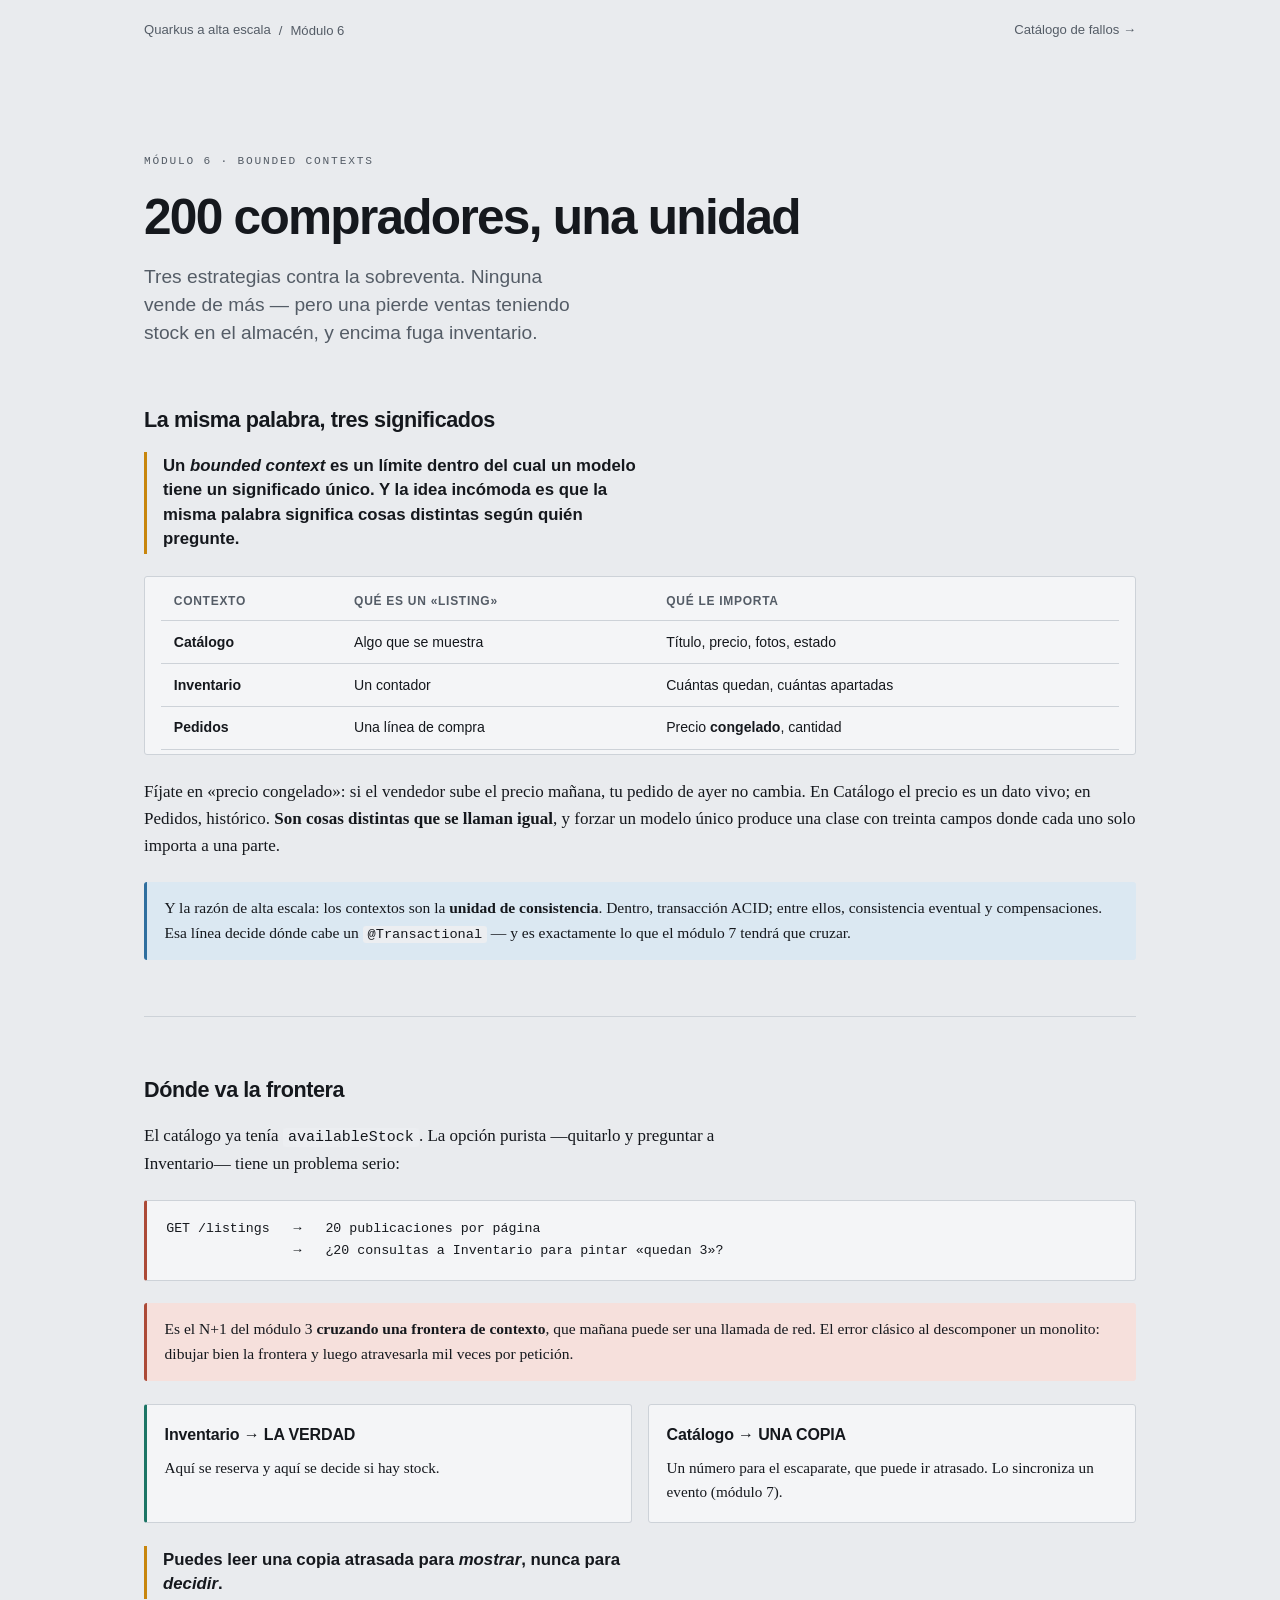
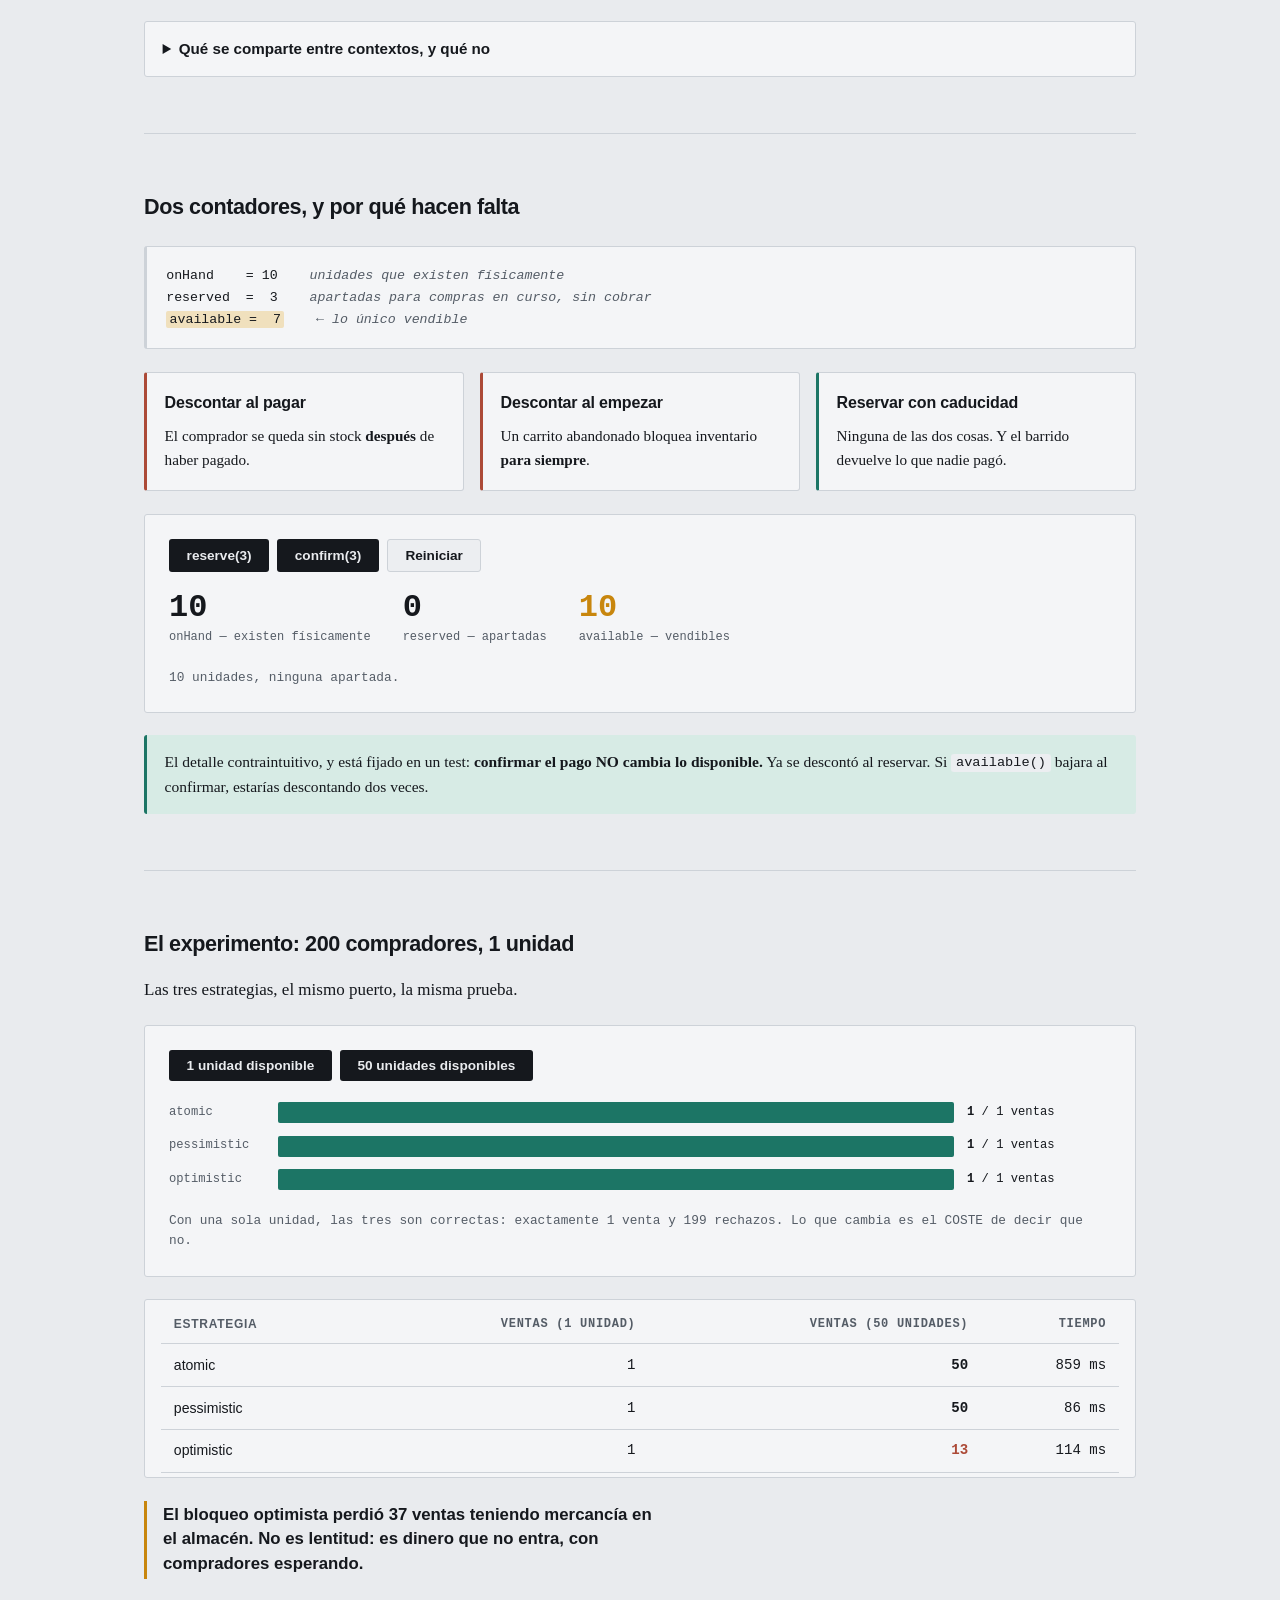
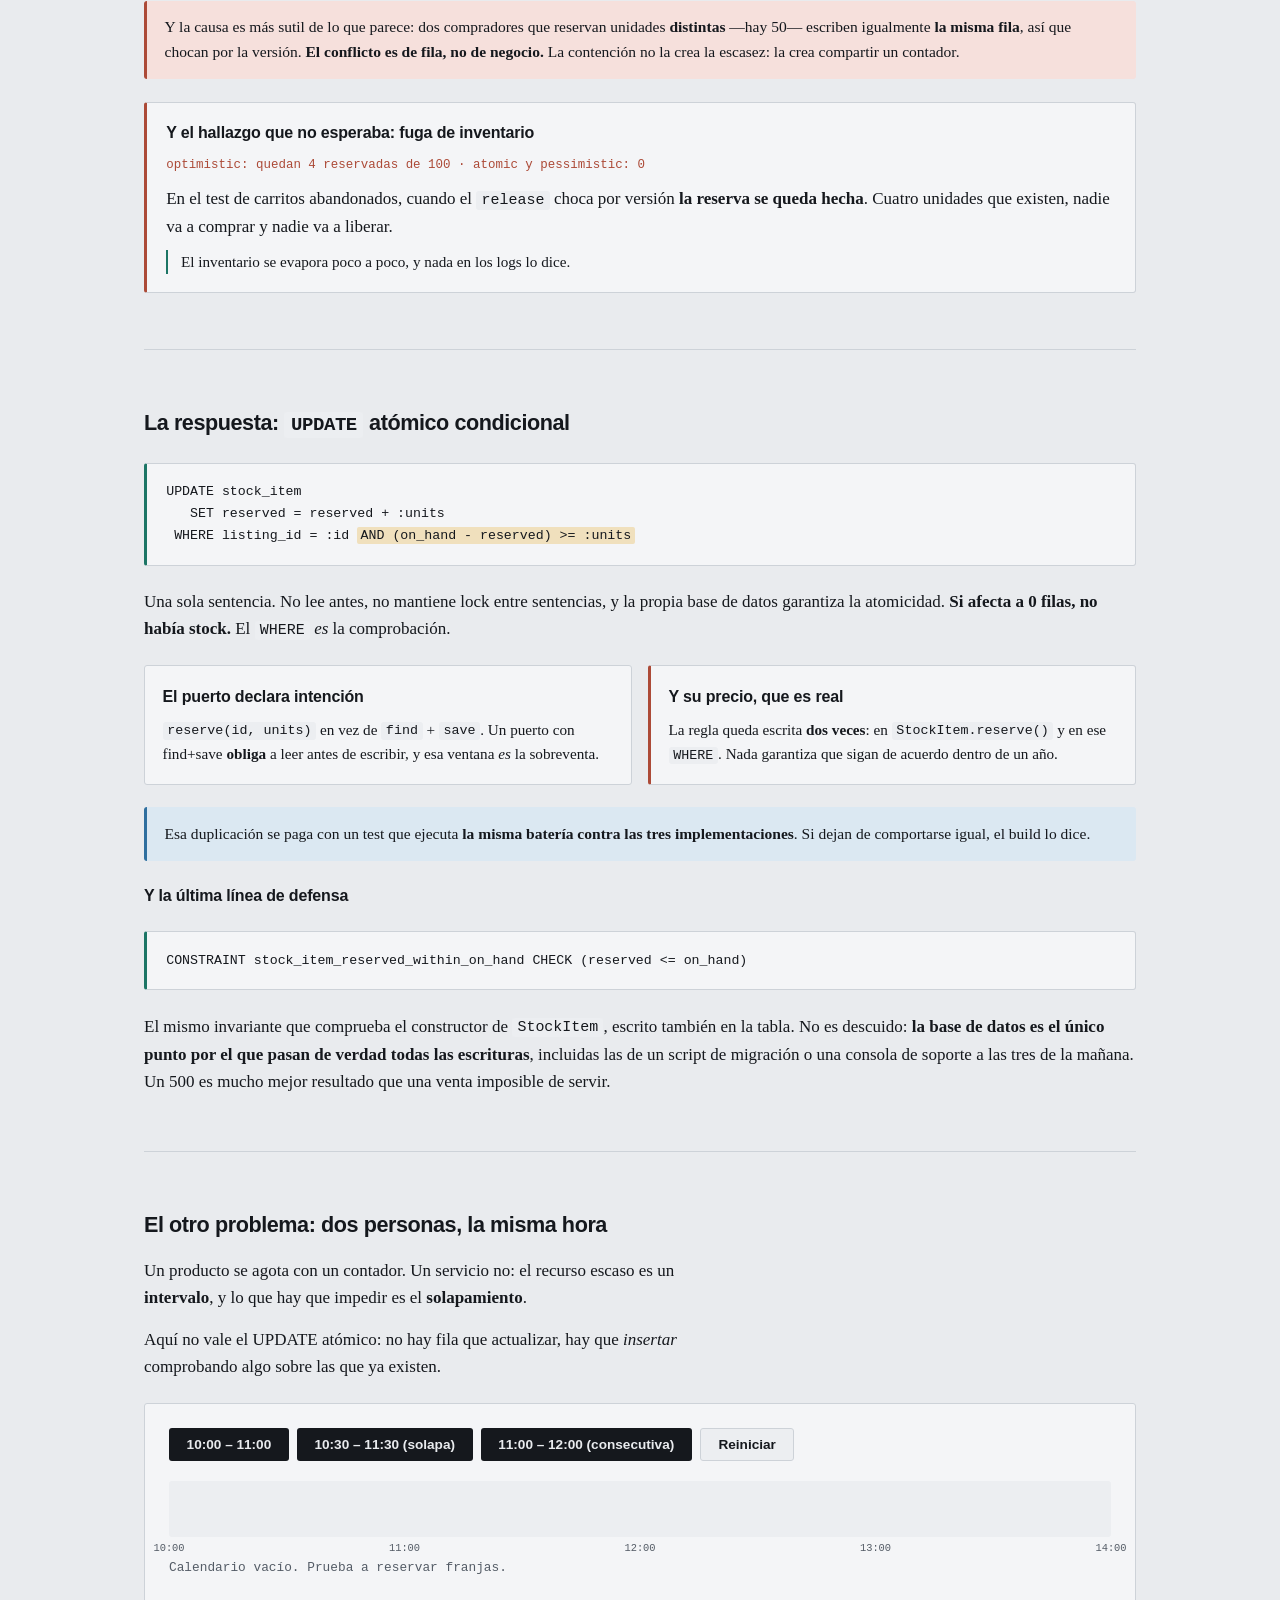
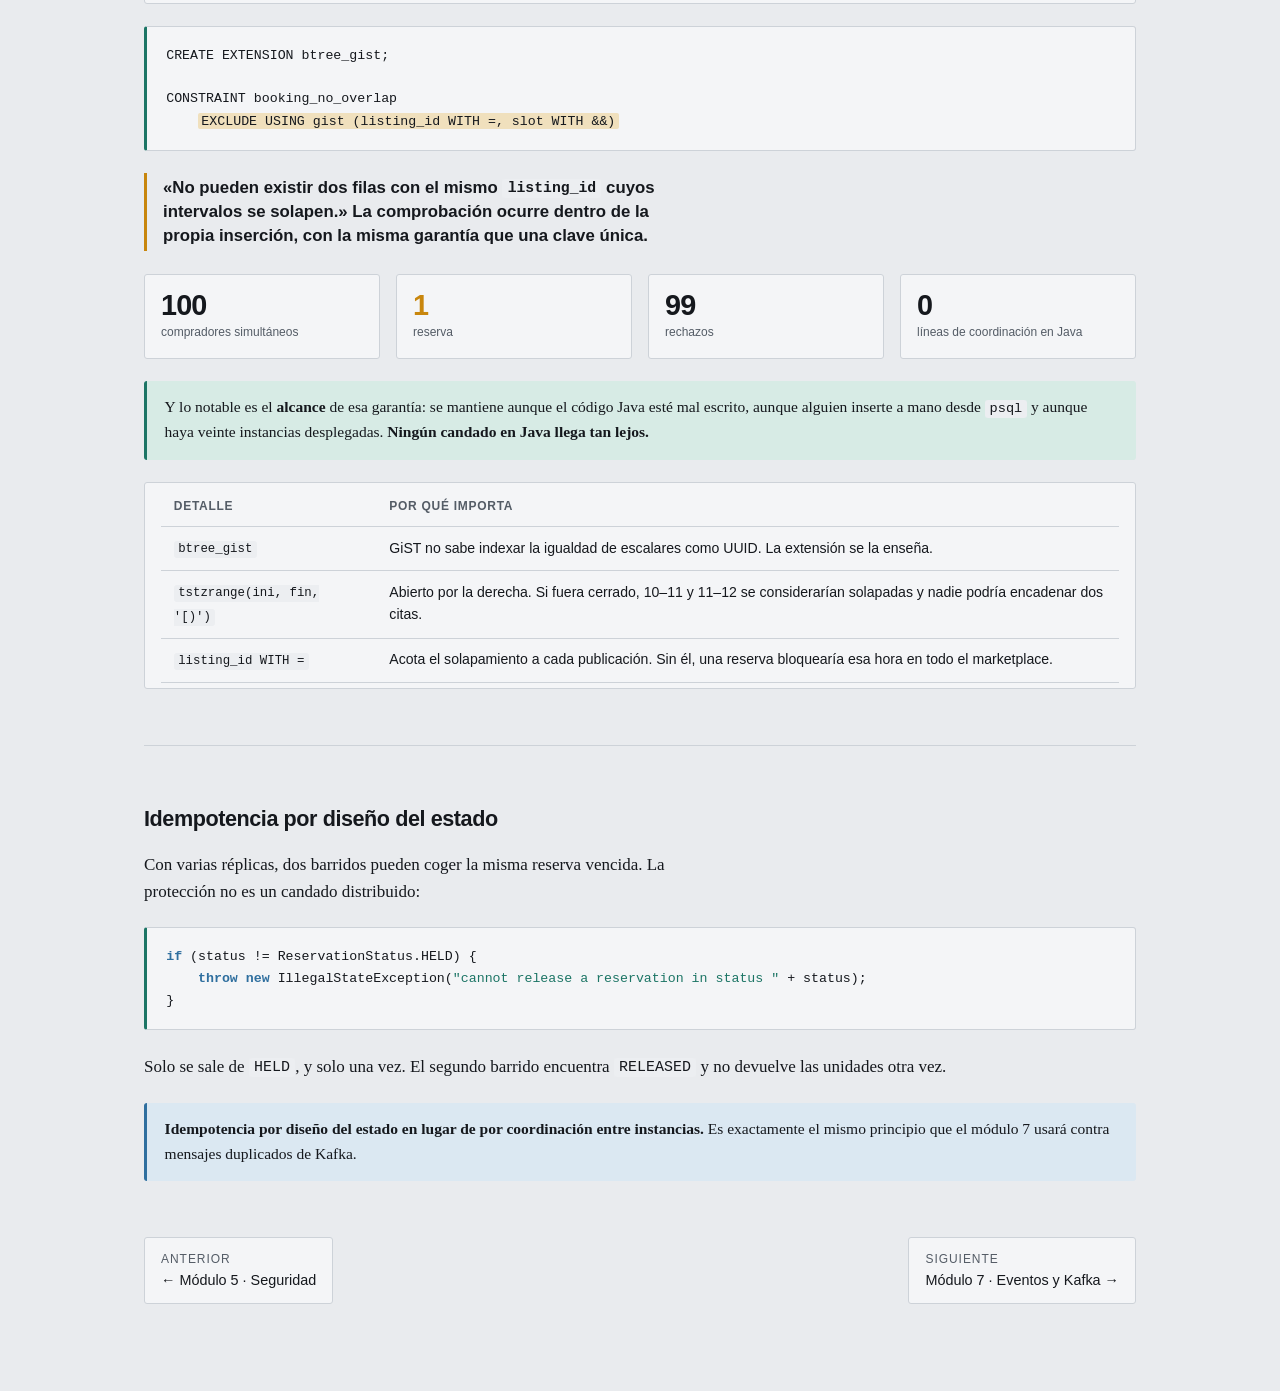
<file: docs/html/6-inventario.html>
<!doctype html>
<html lang="es">
<head>
<meta charset="utf-8">
<meta name="viewport" content="width=device-width, initial-scale=1">
<meta name="color-scheme" content="light dark">
<title>Inventario y sobreventa — 200 compradores, 1 unidad</title>
<link rel="stylesheet" href="assets/style.css">
</head>
<body>
<div class="wrap">

<nav class="topnav">
  <div class="crumbs"><a href="index.html">Quarkus a alta escala</a> <span>/</span> <span>Módulo 6</span></div>
  <a href="bugs.html">Catálogo de fallos →</a>
</nav>

<header>
  <p class="eyebrow">Módulo 6 · bounded contexts</p>
  <h1>200 compradores, una unidad</h1>
  <p class="lede">
    Tres estrategias contra la sobreventa. Ninguna vende de más — pero una pierde ventas teniendo
    stock en el almacén, y encima fuga inventario.
  </p>
</header>

<section>
  <div class="prose stack">
    <h2>La misma palabra, tres significados</h2>
    <p class="thesis">
      Un <em>bounded context</em> es un límite dentro del cual un modelo tiene un significado único.
      Y la idea incómoda es que la misma palabra significa cosas distintas según quién pregunte.
    </p>
  </div>

  <div class="tablewrap">
    <table>
      <tr><th>Contexto</th><th>Qué es un «listing»</th><th>Qué le importa</th></tr>
      <tr><td><strong>Catálogo</strong></td><td>Algo que se muestra</td><td>Título, precio, fotos, estado</td></tr>
      <tr><td><strong>Inventario</strong></td><td>Un contador</td><td>Cuántas quedan, cuántas apartadas</td></tr>
      <tr><td><strong>Pedidos</strong></td><td>Una línea de compra</td><td>Precio <strong>congelado</strong>, cantidad</td></tr>
    </table>
  </div>

  <p>
    Fíjate en «precio congelado»: si el vendedor sube el precio mañana, tu pedido de ayer no cambia.
    En Catálogo el precio es un dato vivo; en Pedidos, histórico. <strong>Son cosas distintas que se
    llaman igual</strong>, y forzar un modelo único produce una clase con treinta campos donde cada
    uno solo importa a una parte.
  </p>

  <p class="note">
    Y la razón de alta escala: los contextos son la <strong>unidad de consistencia</strong>. Dentro,
    transacción ACID; entre ellos, consistencia eventual y compensaciones. Esa línea decide dónde
    cabe un <code>@Transactional</code> — y es exactamente lo que el módulo 7 tendrá que cruzar.
  </p>
</section>

<hr>

<section>
  <div class="prose stack">
    <h2>Dónde va la frontera</h2>
    <p>
      El catálogo ya tenía <code>availableStock</code>. La opción purista —quitarlo y preguntar a
      Inventario— tiene un problema serio:
    </p>
  </div>

<pre class="bad">GET /listings   →   20 publicaciones por página
                →   ¿20 consultas a Inventario para pintar «quedan 3»?</pre>

  <p class="warn">
    Es el N+1 del módulo 3 <strong>cruzando una frontera de contexto</strong>, que mañana puede ser
    una llamada de red. El error clásico al descomponer un monolito: dibujar bien la frontera y
    luego atravesarla mil veces por petición.
  </p>

  <div class="cards">
    <div class="card good">
      <h3>Inventario → LA VERDAD</h3>
      <p>Aquí se reserva y aquí se decide si hay stock.</p>
    </div>
    <div class="card">
      <h3>Catálogo → UNA COPIA</h3>
      <p>Un número para el escaparate, que puede ir atrasado. Lo sincroniza un evento (módulo 7).</p>
    </div>
  </div>

  <p class="thesis">
    Puedes leer una copia atrasada para <em>mostrar</em>, nunca para <em>decidir</em>.
  </p>

  <details>
    <summary>Qué se comparte entre contextos, y qué no</summary>
    <p style="margin-top:0.6rem">
      <strong>Identificadores sí, modelos no.</strong> <code>StockItem</code> importa
      <code>ListingId</code> porque es el punto de encuentro. Pero en Inventario no entra
      <code>Listing</code>, ni <code>Money</code>, ni el estado de publicación.
      <strong>La frontera protege los conceptos, no los números.</strong>
    </p>
    <p style="margin-top:0.6rem">
      Tampoco hay clave foránea entre <code>stock_item</code> y <code>listing</code>: daría
      integridad gratis, pero acopla los contextos a nivel de esquema y el día que Inventario tenga
      su propia base de datos no podría existir.
    </p>
  </details>
</section>

<hr>

<section>
  <div class="prose stack">
    <h2>Dos contadores, y por qué hacen falta</h2>
  </div>

<pre>onHand    = 10    <span class="cm">unidades que existen físicamente</span>
reserved  =  3    <span class="cm">apartadas para compras en curso, sin cobrar</span>
<mark>available =  7</mark>    <span class="cm">← lo único vendible</span></pre>

  <div class="cards">
    <div class="card bad">
      <h3>Descontar al pagar</h3>
      <p>El comprador se queda sin stock <strong>después</strong> de haber pagado.</p>
    </div>
    <div class="card bad">
      <h3>Descontar al empezar</h3>
      <p>Un carrito abandonado bloquea inventario <strong>para siempre</strong>.</p>
    </div>
    <div class="card good">
      <h3>Reservar con caducidad</h3>
      <p>Ninguna de las dos cosas. Y el barrido devuelve lo que nadie pagó.</p>
    </div>
  </div>

  <div class="sim">
    <div class="sim-head">
      <div class="ctl">
        <button id="st-reserve">reserve(3)</button>
        <button id="st-confirm">confirm(3)</button>
        <button class="alt" id="st-reset">Reiniciar</button>
      </div>
    </div>
    <div id="st-view" style="display:flex;gap:2rem;flex-wrap:wrap;font-family:var(--mono)"></div>
    <div id="st-status" class="status">10 unidades, ninguna apartada.</div>
  </div>

  <p class="win">
    El detalle contraintuitivo, y está fijado en un test: <strong>confirmar el pago NO cambia lo
    disponible.</strong> Ya se descontó al reservar. Si <code>available()</code> bajara al
    confirmar, estarías descontando dos veces.
  </p>
</section>

<hr>

<section>
  <div class="prose stack">
    <h2>El experimento: 200 compradores, 1 unidad</h2>
    <p>Las tres estrategias, el mismo puerto, la misma prueba.</p>
  </div>

  <div class="sim">
    <div class="sim-head">
      <div class="ctl">
        <button id="ov-1">1 unidad disponible</button>
        <button id="ov-50">50 unidades disponibles</button>
      </div>
    </div>
    <div id="ov-view" style="display:flex;flex-direction:column;gap:0.8rem"></div>
    <div id="ov-status" class="status"></div>
  </div>

  <div class="tablewrap">
    <table>
      <tr><th>Estrategia</th><th class="num">ventas (1 unidad)</th><th class="num">ventas (50 unidades)</th><th class="num">tiempo</th></tr>
      <tr><td>atomic</td><td class="num">1</td><td class="num"><strong>50</strong></td><td class="num">859 ms</td></tr>
      <tr><td>pessimistic</td><td class="num">1</td><td class="num"><strong>50</strong></td><td class="num">86 ms</td></tr>
      <tr><td>optimistic</td><td class="num">1</td><td class="num" style="color:var(--busy)"><strong>13</strong></td><td class="num">114 ms</td></tr>
    </table>
  </div>

  <p class="thesis">
    El bloqueo optimista perdió <strong>37 ventas teniendo mercancía en el almacén</strong>. No es
    lentitud: es dinero que no entra, con compradores esperando.
  </p>

  <p class="warn">
    Y la causa es más sutil de lo que parece: dos compradores que reservan unidades
    <strong>distintas</strong> —hay 50— escriben igualmente <strong>la misma fila</strong>, así que
    chocan por la versión. <strong>El conflicto es de fila, no de negocio.</strong> La contención no
    la crea la escasez: la crea compartir un contador.
  </p>

  <div class="bug">
    <h3>Y el hallazgo que no esperaba: fuga de inventario</h3>
    <p class="sym">optimistic: quedan 4 reservadas de 100 · atomic y pessimistic: 0</p>
    <p>
      En el test de carritos abandonados, cuando el <code>release</code> choca por versión
      <strong>la reserva se queda hecha</strong>. Cuatro unidades que existen, nadie va a comprar y
      nadie va a liberar.
    </p>
    <p class="fix">El inventario se evapora poco a poco, y nada en los logs lo dice.</p>
  </div>
</section>

<hr>

<section>
  <div class="prose stack">
    <h2>La respuesta: <code>UPDATE</code> atómico condicional</h2>
  </div>

<pre class="good">UPDATE stock_item
   SET reserved = reserved + :units
 WHERE listing_id = :id <mark>AND (on_hand - reserved) &gt;= :units</mark></pre>

  <p>
    Una sola sentencia. No lee antes, no mantiene lock entre sentencias, y la propia base de datos
    garantiza la atomicidad. <strong>Si afecta a 0 filas, no había stock.</strong> El
    <code>WHERE</code> <em>es</em> la comprobación.
  </p>

  <div class="cards">
    <div class="card">
      <h3>El puerto declara intención</h3>
      <p>
        <code>reserve(id, units)</code> en vez de <code>find</code> + <code>save</code>. Un puerto
        con find+save <strong>obliga</strong> a leer antes de escribir, y esa ventana <em>es</em> la
        sobreventa.
      </p>
    </div>
    <div class="card bad">
      <h3>Y su precio, que es real</h3>
      <p>
        La regla queda escrita <strong>dos veces</strong>: en <code>StockItem.reserve()</code> y en
        ese <code>WHERE</code>. Nada garantiza que sigan de acuerdo dentro de un año.
      </p>
    </div>
  </div>

  <p class="note">
    Esa duplicación se paga con un test que ejecuta <strong>la misma batería contra las tres
    implementaciones</strong>. Si dejan de comportarse igual, el build lo dice.
  </p>

  <div class="prose stack">
    <h3>Y la última línea de defensa</h3>
  </div>

<pre class="good">CONSTRAINT stock_item_reserved_within_on_hand CHECK (reserved &lt;= on_hand)</pre>

  <p>
    El mismo invariante que comprueba el constructor de <code>StockItem</code>, escrito también en
    la tabla. No es descuido: <strong>la base de datos es el único punto por el que pasan de verdad
    todas las escrituras</strong>, incluidas las de un script de migración o una consola de soporte
    a las tres de la mañana. Un 500 es mucho mejor resultado que una venta imposible de servir.
  </p>
</section>

<hr>

<section>
  <div class="prose stack">
    <h2>El otro problema: dos personas, la misma hora</h2>
    <p>
      Un producto se agota con un contador. Un servicio no: el recurso escaso es un
      <strong>intervalo</strong>, y lo que hay que impedir es el <strong>solapamiento</strong>.
    </p>
    <p>Aquí no vale el UPDATE atómico: no hay fila que actualizar, hay que <em>insertar</em> comprobando algo sobre las que ya existen.</p>
  </div>

  <div class="sim">
    <div class="sim-head">
      <div class="ctl">
        <button id="bk-1">10:00 – 11:00</button>
        <button id="bk-2">10:30 – 11:30 (solapa)</button>
        <button id="bk-3">11:00 – 12:00 (consecutiva)</button>
        <button class="alt" id="bk-reset">Reiniciar</button>
      </div>
    </div>
    <div id="bk-view" style="position:relative;height:3.5rem;background:var(--panel-2);border-radius:3px"></div>
    <div id="bk-status" class="status">Calendario vacío. Prueba a reservar franjas.</div>
  </div>

<pre class="good">CREATE EXTENSION btree_gist;

CONSTRAINT booking_no_overlap
    <mark>EXCLUDE USING gist (listing_id WITH =, slot WITH &amp;&amp;)</mark></pre>

  <p class="thesis">
    «No pueden existir dos filas con el mismo <code>listing_id</code> cuyos intervalos se solapen.»
    La comprobación ocurre <strong>dentro de la propia inserción</strong>, con la misma garantía que
    una clave única.
  </p>

  <div class="metrics">
    <div class="metric"><span class="n">100</span><span class="l">compradores simultáneos</span></div>
    <div class="metric hl"><span class="n">1</span><span class="l">reserva</span></div>
    <div class="metric"><span class="n">99</span><span class="l">rechazos</span></div>
    <div class="metric"><span class="n">0</span><span class="l">líneas de coordinación en Java</span></div>
  </div>

  <p class="win">
    Y lo notable es el <strong>alcance</strong> de esa garantía: se mantiene aunque el código Java
    esté mal escrito, aunque alguien inserte a mano desde <code>psql</code> y aunque haya veinte
    instancias desplegadas. <strong>Ningún candado en Java llega tan lejos.</strong>
  </p>

  <div class="tablewrap">
    <table>
      <tr><th>Detalle</th><th>Por qué importa</th></tr>
      <tr><td><code>btree_gist</code></td><td>GiST no sabe indexar la igualdad de escalares como UUID. La extensión se la enseña.</td></tr>
      <tr><td><code>tstzrange(ini, fin, '[)')</code></td><td>Abierto por la derecha. Si fuera cerrado, 10–11 y 11–12 se considerarían solapadas y nadie podría encadenar dos citas.</td></tr>
      <tr><td><code>listing_id WITH =</code></td><td>Acota el solapamiento a cada publicación. Sin él, una reserva bloquearía esa hora en todo el marketplace.</td></tr>
    </table>
  </div>
</section>

<hr>

<section>
  <div class="prose stack">
    <h2>Idempotencia por diseño del estado</h2>
    <p>
      Con varias réplicas, dos barridos pueden coger la misma reserva vencida. La protección no es
      un candado distribuido:
    </p>
  </div>

<pre class="good"><span class="kw">if</span> (status != ReservationStatus.HELD) {
    <span class="kw">throw new</span> IllegalStateException(<span class="str">"cannot release a reservation in status "</span> + status);
}</pre>

  <p>
    Solo se sale de <code>HELD</code>, y solo una vez. El segundo barrido encuentra
    <code>RELEASED</code> y no devuelve las unidades otra vez.
  </p>

  <p class="note">
    <strong>Idempotencia por diseño del estado en lugar de por coordinación entre instancias.</strong>
    Es exactamente el mismo principio que el módulo 7 usará contra mensajes duplicados de Kafka.
  </p>
</section>

<div class="pager">
  <a href="5-seguridad.html"><small>Anterior</small> ← Módulo 5 · Seguridad</a>
  <a href="7-eventos.html"><small>Siguiente</small> Módulo 7 · Eventos y Kafka →</a>
</div>

</div>

<script>
(function () {
  /* contadores */
  var stView = document.getElementById("st-view"), stSt = document.getElementById("st-status");
  var onHand = 10, reserved = 0;
  function pintarSt() {
    stView.innerHTML = "";
    [["onHand", onHand, "existen físicamente"],
     ["reserved", reserved, "apartadas"],
     ["available", onHand - reserved, "vendibles"]].forEach(function (x, i) {
      var d = document.createElement("div");
      d.style.cssText = "display:flex;flex-direction:column;gap:0.2rem" + (i === 2 ? ";color:var(--accent)" : "");
      d.innerHTML = "<span style='font-size:2rem;font-weight:800;line-height:1'>" + x[1] +
        "</span><span style='font-size:0.75rem;color:var(--ink-soft)'>" + x[0] + " — " + x[2] + "</span>";
      stView.appendChild(d);
    });
  }
  document.getElementById("st-reserve").addEventListener("click", function () {
    if (onHand - reserved < 3) { stSt.textContent = "No hay disponibles suficientes."; stSt.style.color = "var(--busy)"; return; }
    reserved += 3;
    stSt.textContent = "Reservadas 3. onHand NO cambia: las unidades siguen físicamente ahí, solo dejan de ser vendibles.";
    stSt.style.color = "";
    pintarSt();
  });
  document.getElementById("st-confirm").addEventListener("click", function () {
    if (reserved < 3) { stSt.textContent = "No hay 3 unidades reservadas que confirmar."; stSt.style.color = "var(--busy)"; return; }
    onHand -= 3; reserved -= 3;
    stSt.textContent = "Confirmado. Bajan los DOS contadores… y available no se ha movido: ya se había descontado al reservar.";
    stSt.style.color = "var(--free)";
    pintarSt();
  });
  document.getElementById("st-reset").addEventListener("click", function () {
    onHand = 10; reserved = 0; pintarSt();
    stSt.textContent = "10 unidades, ninguna apartada."; stSt.style.color = "";
  });
  pintarSt();

  /* sobreventa */
  var ovView = document.getElementById("ov-view"), ovSt = document.getElementById("ov-status");
  function pintarOv(stock) {
    var datos = stock === 1
      ? [["atomic", 1, 199], ["pessimistic", 1, 199], ["optimistic", 1, 199]]
      : [["atomic", 50, 150], ["pessimistic", 50, 150], ["optimistic", 13, 187]];
    ovView.innerHTML = "";
    datos.forEach(function (d) {
      var row = document.createElement("div");
      row.style.cssText = "display:flex;align-items:center;gap:0.8rem";
      var lb = document.createElement("span");
      lb.style.cssText = "font-family:var(--mono);font-size:0.76rem;width:6rem;flex:none;color:var(--ink-soft)";
      lb.textContent = d[0];
      var tr = document.createElement("div");
      tr.style.cssText = "position:relative;height:1.3rem;flex:1;background:var(--panel-2);border-radius:2px;overflow:hidden";
      var f = document.createElement("i");
      var pierde = d[1] < stock;
      f.style.cssText = "display:block;height:100%;width:" + (d[1] / stock * 100) + "%;background:" +
        (pierde ? "var(--busy)" : "var(--free)") + ";transition:width .6s";
      tr.appendChild(f);
      var n = document.createElement("span");
      n.style.cssText = "font-family:var(--mono);font-size:0.76rem;width:9rem;flex:none";
      n.innerHTML = "<strong>" + d[1] + "</strong> / " + stock + " ventas";
      row.appendChild(lb); row.appendChild(tr); row.appendChild(n);
      ovView.appendChild(row);
    });
    ovSt.textContent = stock === 1
      ? "Con una sola unidad, las tres son correctas: exactamente 1 venta y 199 rechazos. Lo que cambia es el COSTE de decir que no."
      : "Con 50 unidades se rompe el empate. El optimista dejó 37 sin vender teniendo stock: dos compradores que quieren unidades DISTINTAS chocan igual, porque escriben la misma fila.";
    ovSt.style.color = stock === 1 ? "" : "var(--busy)";
  }
  document.getElementById("ov-1").addEventListener("click", function () { pintarOv(1); });
  document.getElementById("ov-50").addEventListener("click", function () { pintarOv(50); });
  pintarOv(1);

  /* franjas */
  var bkView = document.getElementById("bk-view"), bkSt = document.getElementById("bk-status");
  var reservas = [];
  function pintarBk() {
    bkView.innerHTML = "";
    for (var h = 0; h <= 4; h++) {
      var t = document.createElement("span");
      t.style.cssText = "position:absolute;bottom:-1.2rem;font-family:var(--mono);font-size:0.65rem;color:var(--ink-soft);left:" +
        (h * 25) + "%;transform:translateX(-50%)";
      t.textContent = (10 + h) + ":00";
      bkView.appendChild(t);
    }
    reservas.forEach(function (r) {
      var d = document.createElement("div");
      d.style.cssText = "position:absolute;top:0.5rem;height:2rem;border-radius:3px;display:flex;align-items:center;justify-content:center;" +
        "font-family:var(--mono);font-size:0.7rem;color:#fff;left:" + (r.ini * 25) + "%;width:" + ((r.fin - r.ini) * 25) + "%;background:" +
        (r.ok ? "var(--free)" : "var(--busy)");
      d.textContent = r.ok ? "reservada" : "rechazada";
      bkView.appendChild(d);
    });
  }
  function reservar(ini, fin, etiqueta) {
    var choca = reservas.some(function (r) { return r.ok && ini < r.fin && fin > r.ini; });
    reservas.push({ ini: ini, fin: fin, ok: !choca });
    pintarBk();
    if (choca) {
      bkSt.textContent = etiqueta + " → SlotAlreadyBookedException. PostgreSQL la rechazó dentro de la propia inserción, sin que consultáramos nada.";
      bkSt.style.color = "var(--busy)";
    } else {
      bkSt.textContent = etiqueta + " → reservada. " +
        (ini === 1 ? "Consecutiva, no solapada: el intervalo es [inicio, fin), abierto por la derecha." : "");
      bkSt.style.color = "var(--free)";
    }
  }
  document.getElementById("bk-1").addEventListener("click", function () { reservar(0, 1, "10:00–11:00"); });
  document.getElementById("bk-2").addEventListener("click", function () { reservar(0.5, 1.5, "10:30–11:30"); });
  document.getElementById("bk-3").addEventListener("click", function () { reservar(1, 2, "11:00–12:00"); });
  document.getElementById("bk-reset").addEventListener("click", function () {
    reservas = []; pintarBk();
    bkSt.textContent = "Calendario vacío. Prueba a reservar franjas."; bkSt.style.color = "";
  });
  pintarBk();
})();
</script>
</body>
</html>
</file>
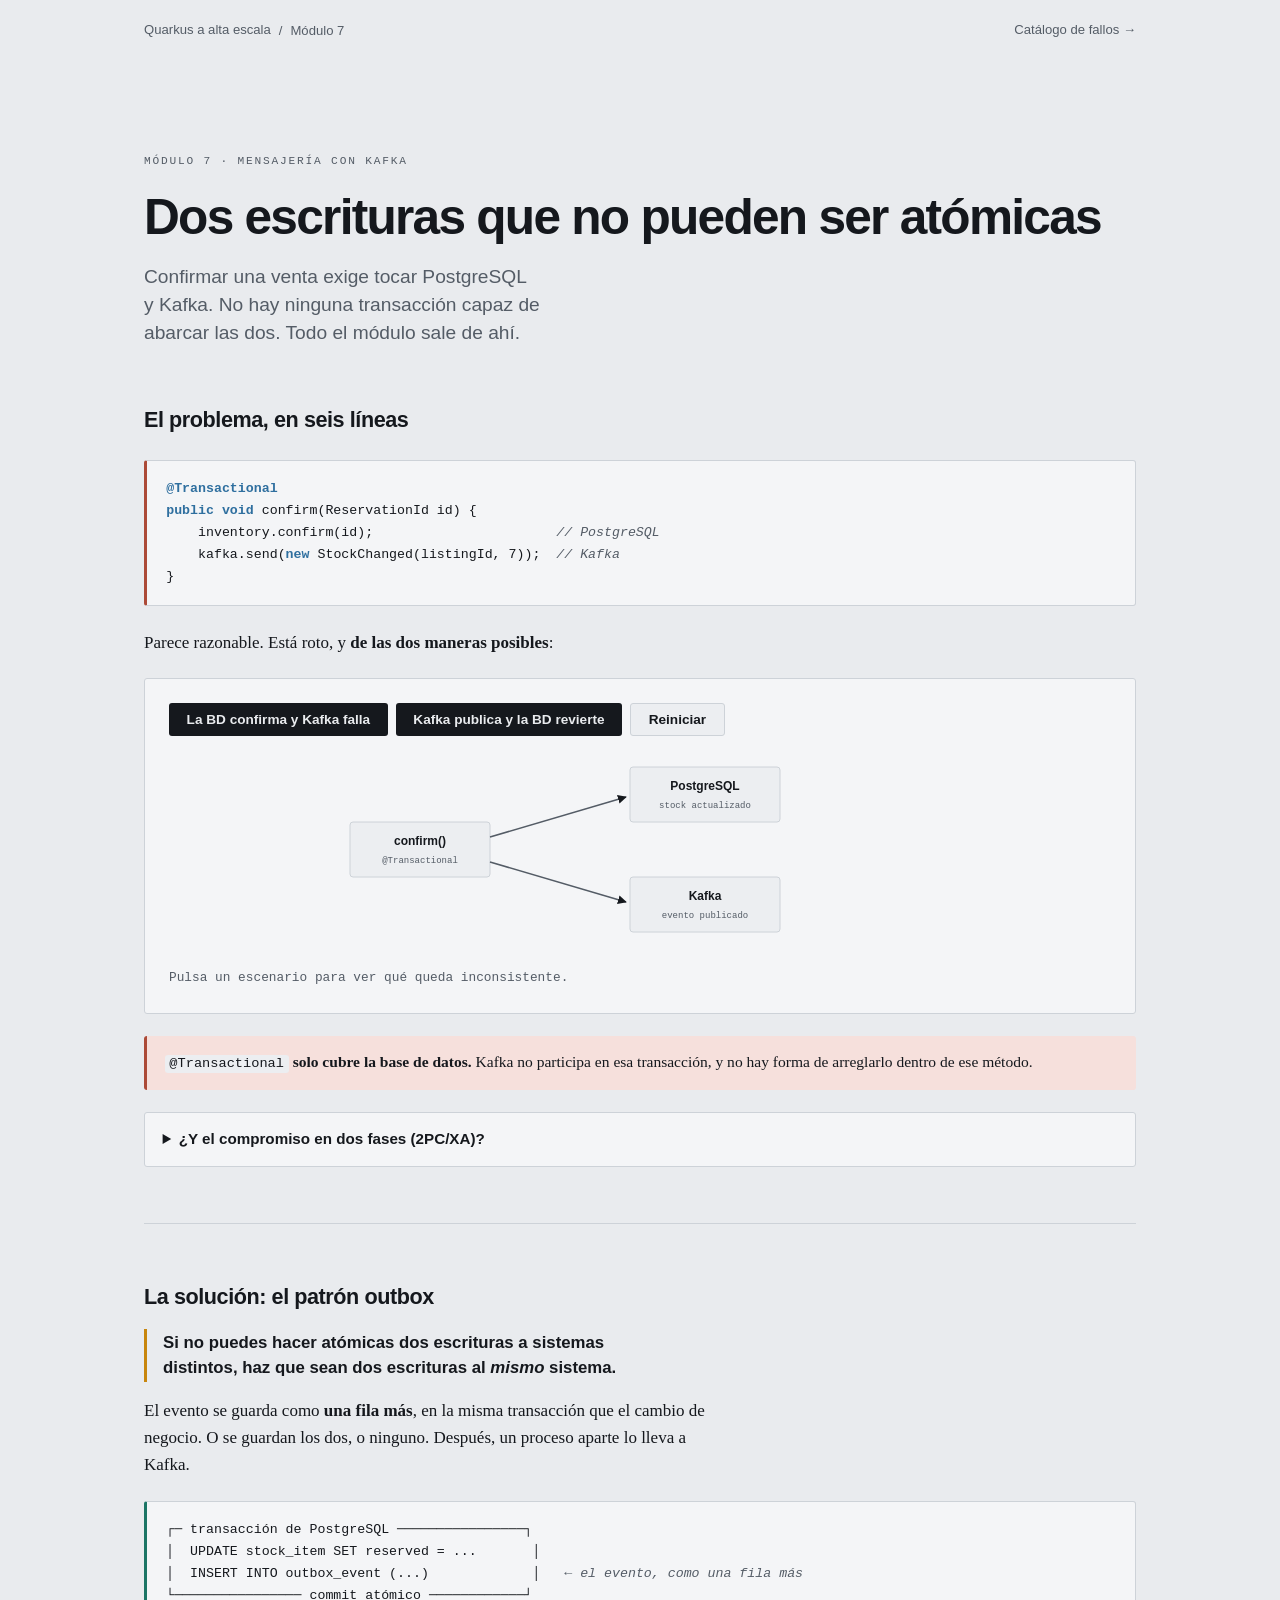
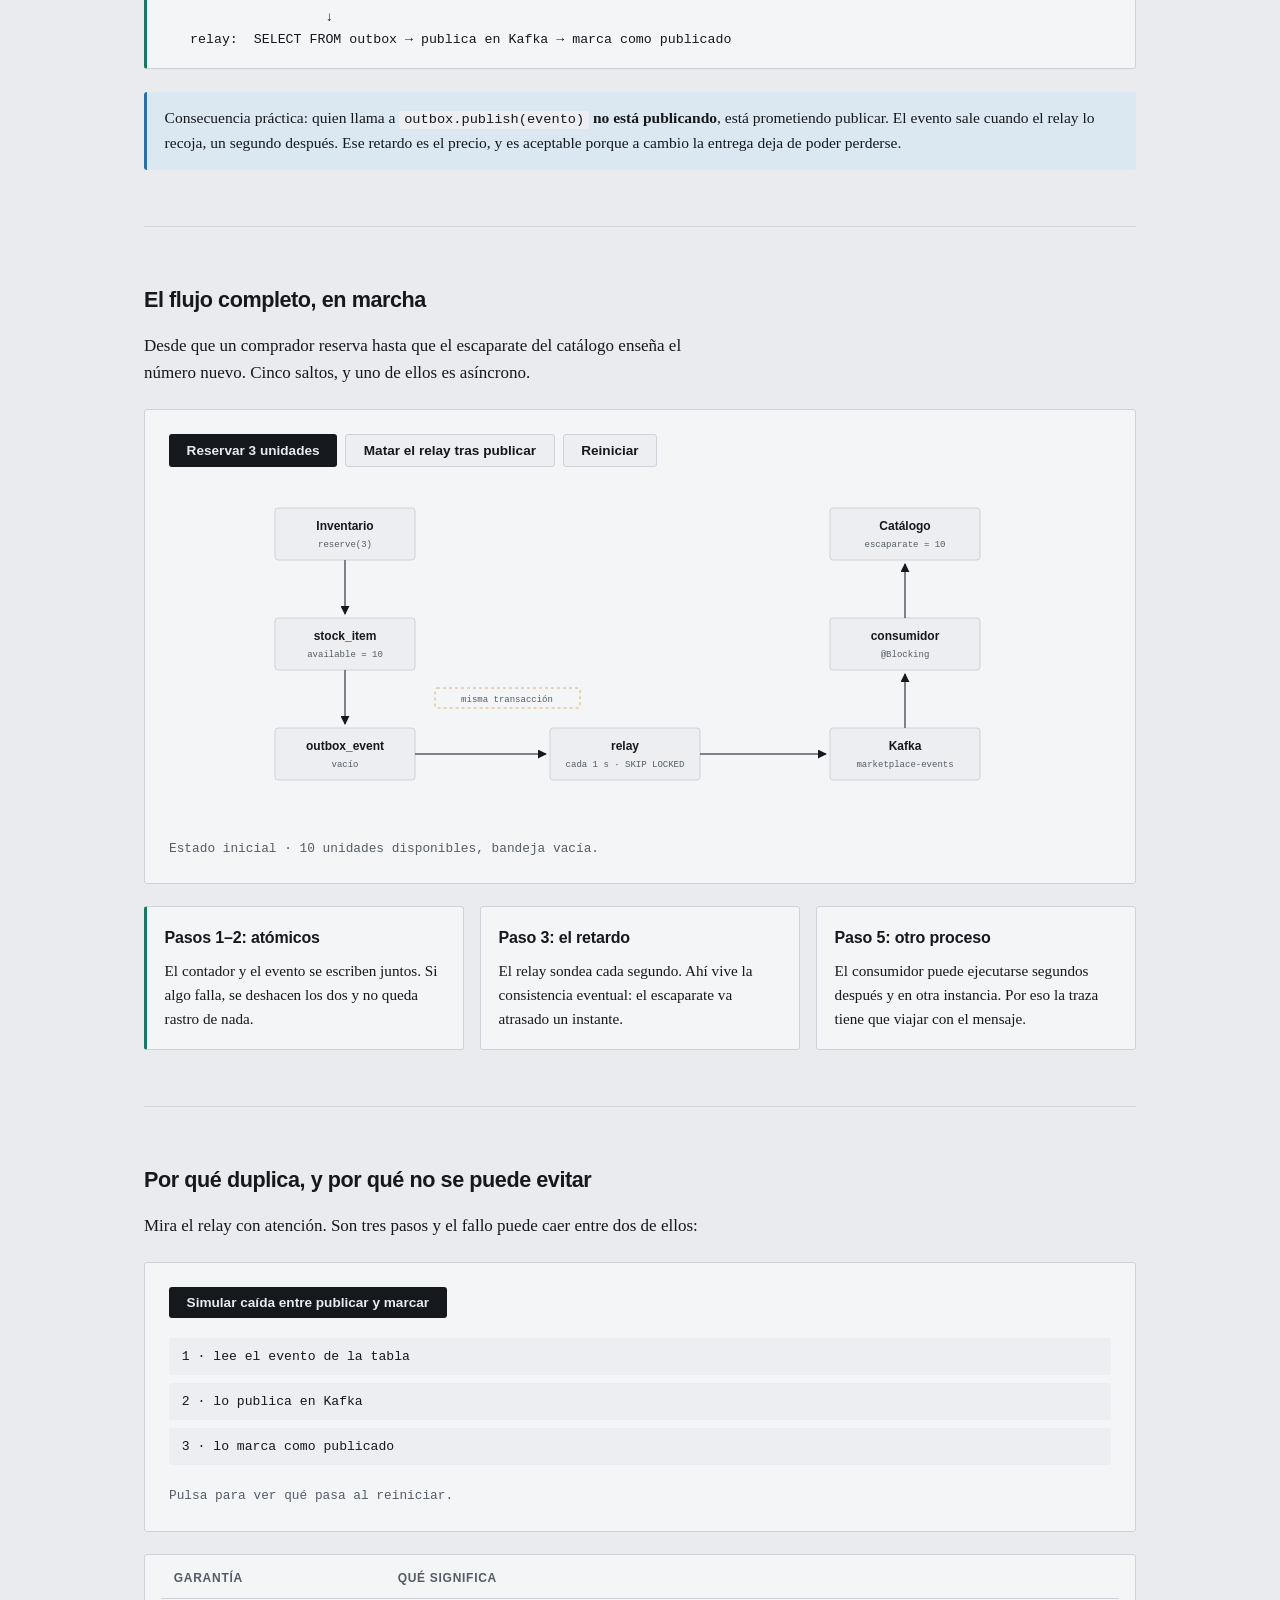
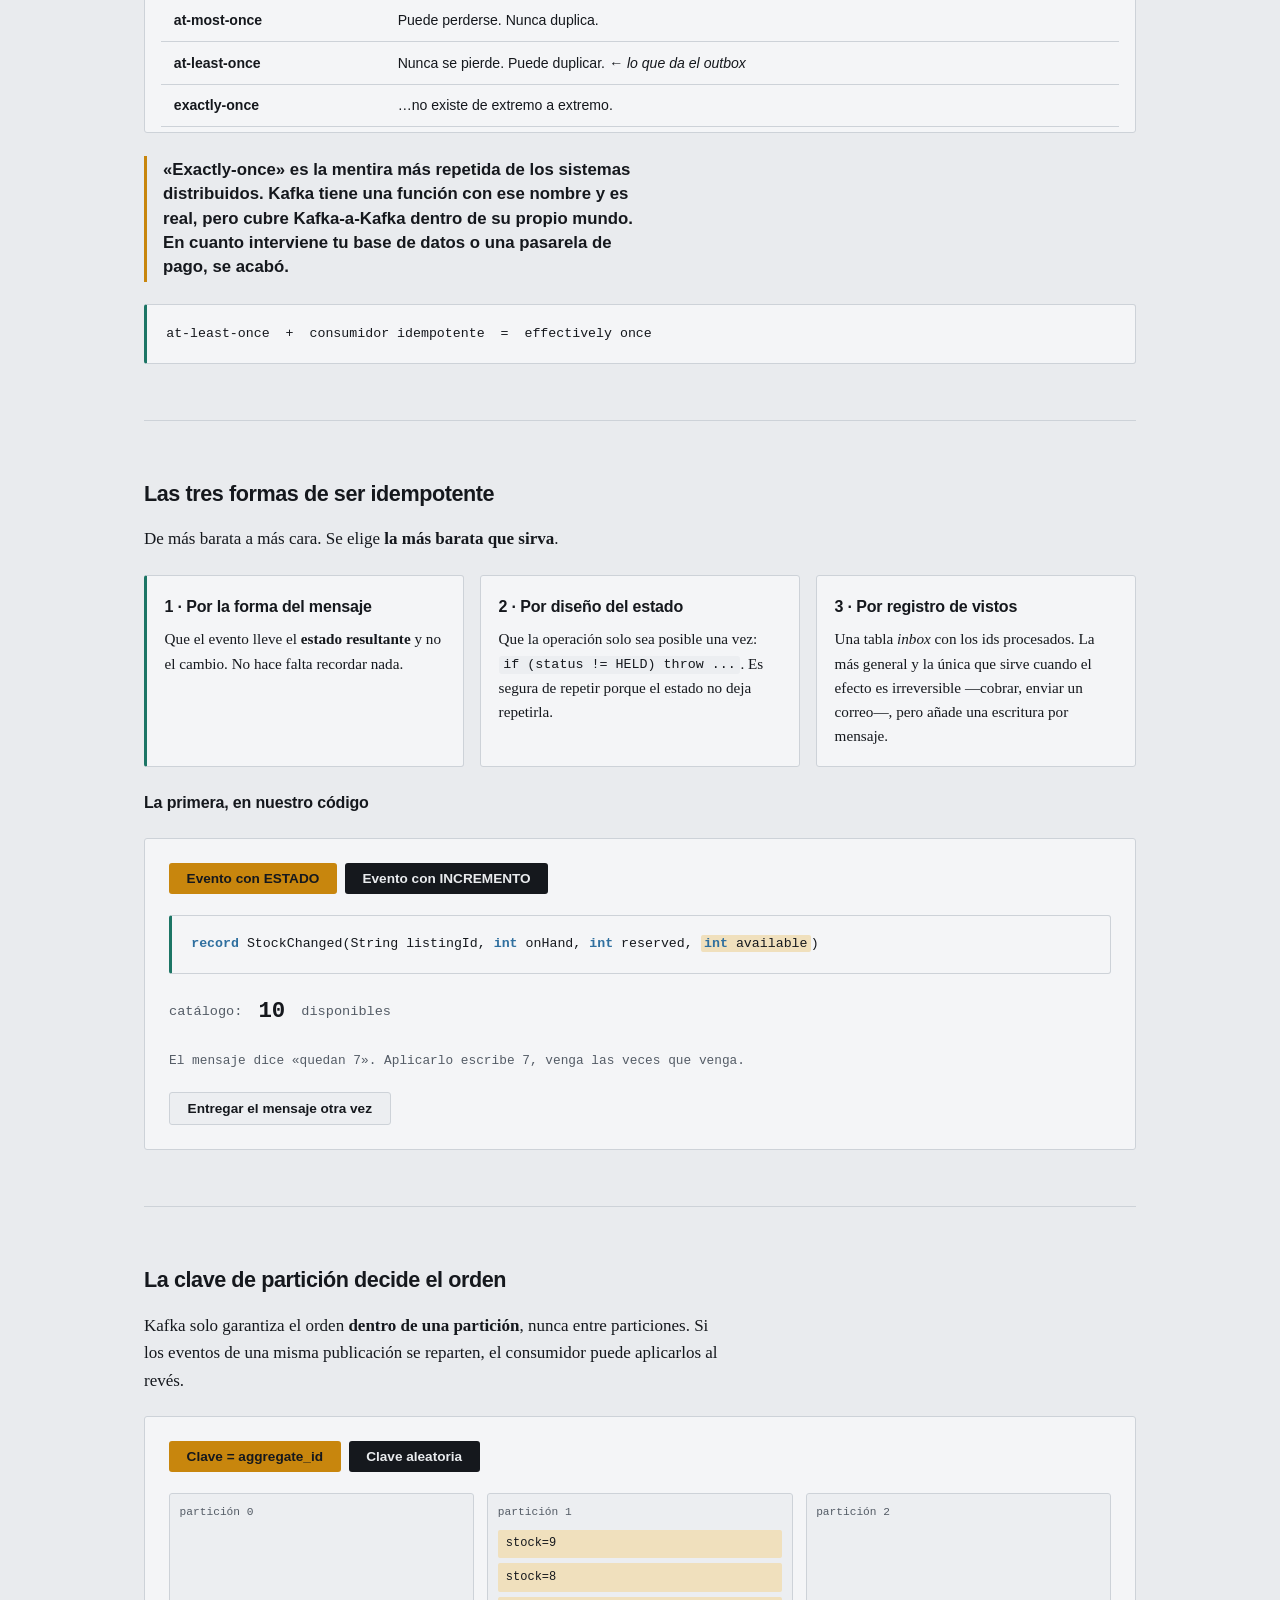
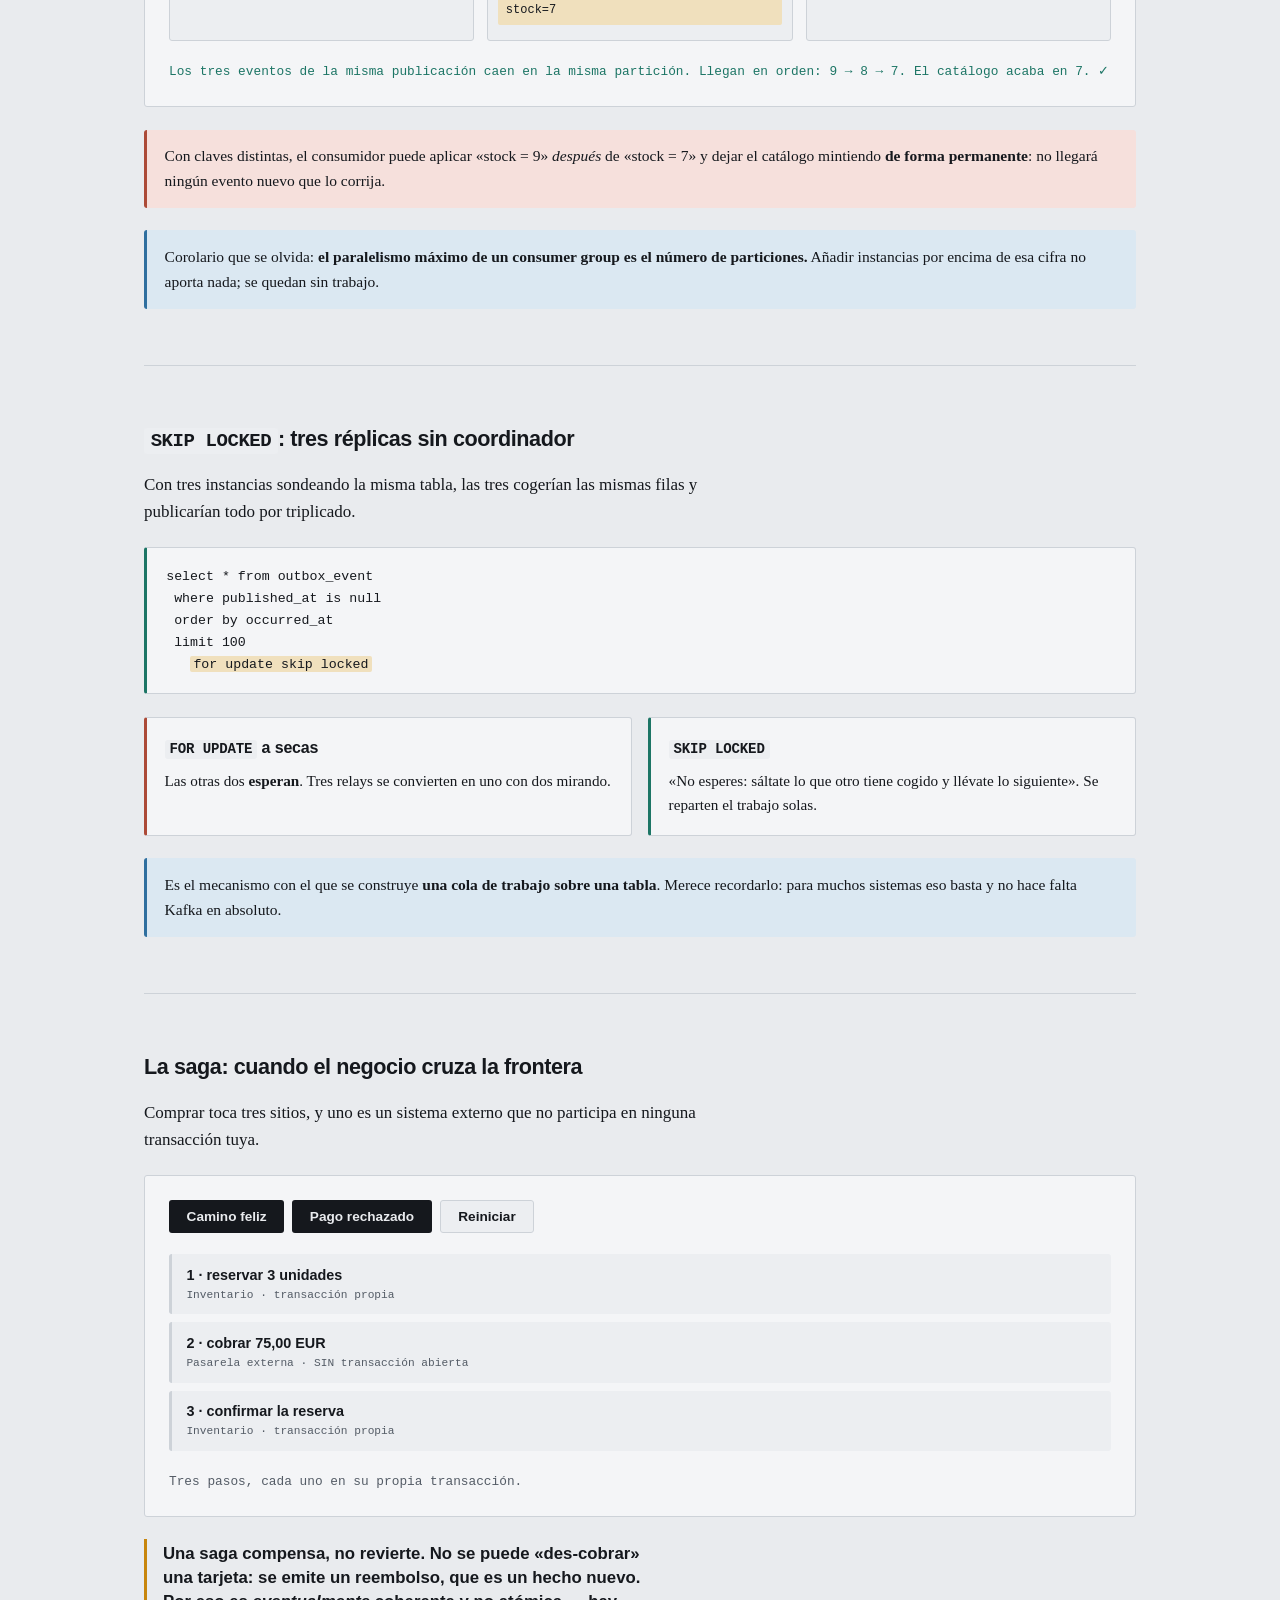
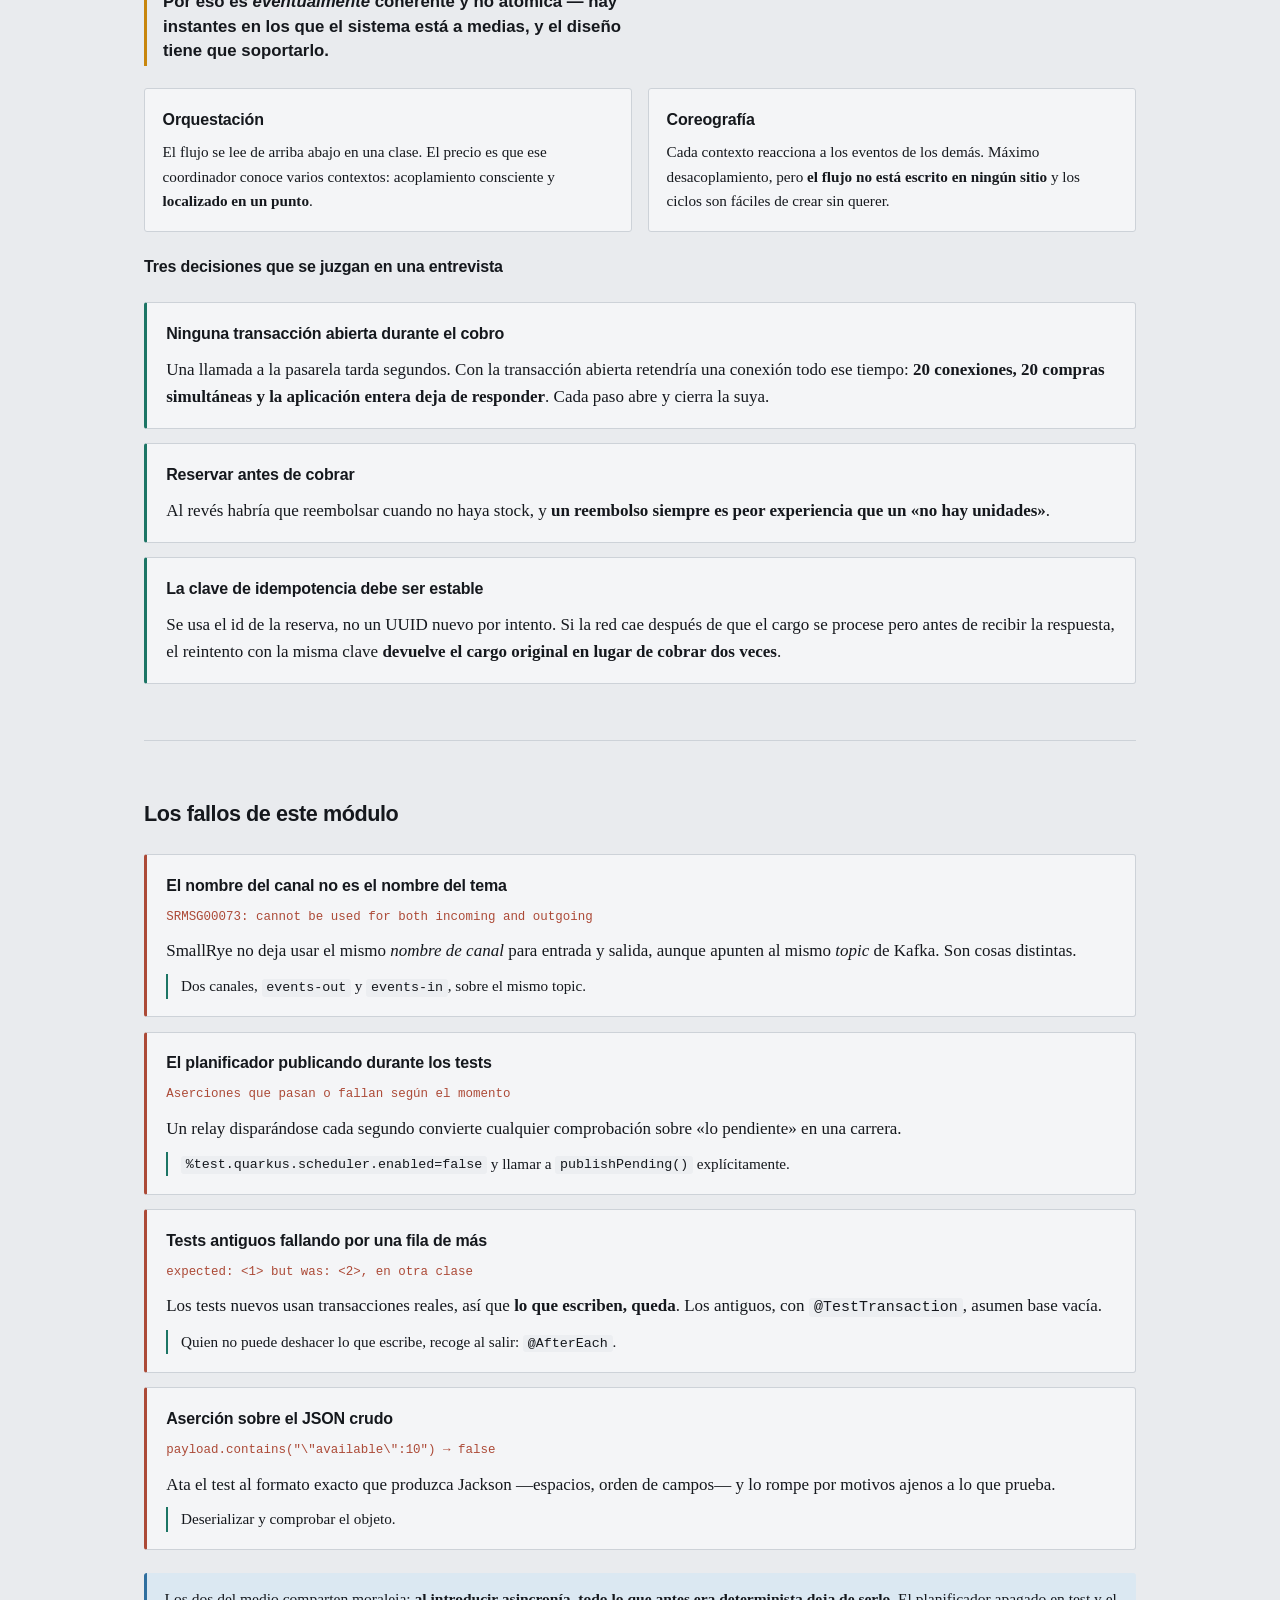
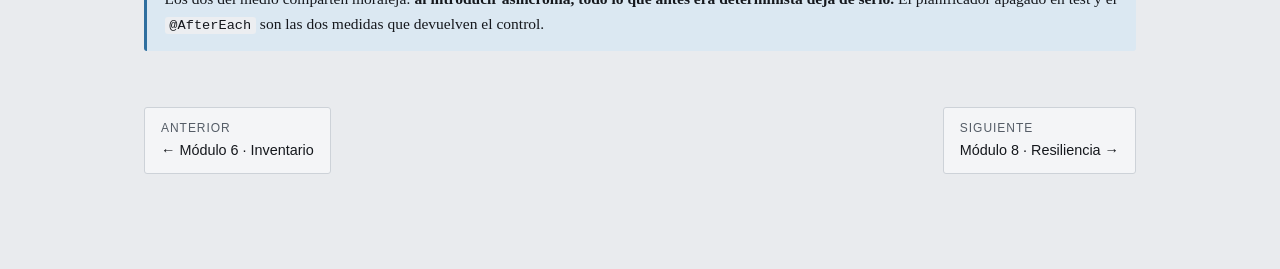
<file: docs/html/7-eventos.html>
<!doctype html>
<html lang="es">
<head>
<meta charset="utf-8">
<meta name="viewport" content="width=device-width, initial-scale=1">
<meta name="color-scheme" content="light dark">
<title>Eventos, outbox y saga — la escritura dual y cómo se resuelve</title>
<link rel="stylesheet" href="assets/style.css">
</head>
<body>
<div class="wrap">

<nav class="topnav">
  <div class="crumbs"><a href="index.html">Quarkus a alta escala</a> <span>/</span> <span>Módulo 7</span></div>
  <a href="bugs.html">Catálogo de fallos →</a>
</nav>

<header>
  <p class="eyebrow">Módulo 7 · mensajería con Kafka</p>
  <h1>Dos escrituras que no pueden ser atómicas</h1>
  <p class="lede">
    Confirmar una venta exige tocar PostgreSQL y Kafka. No hay ninguna transacción capaz de
    abarcar las dos. Todo el módulo sale de ahí.
  </p>
</header>

<section>
  <div class="prose stack">
    <h2>El problema, en seis líneas</h2>
  </div>

<pre class="bad"><span class="kw">@Transactional</span>
<span class="kw">public void</span> confirm(ReservationId id) {
    inventory.confirm(id);                       <span class="cm">// PostgreSQL</span>
    kafka.send(<span class="kw">new</span> StockChanged(listingId, 7));  <span class="cm">// Kafka</span>
}</pre>

  <div class="prose stack">
    <p>Parece razonable. Está roto, y <strong>de las dos maneras posibles</strong>:</p>
  </div>

  <div class="sim">
    <div class="sim-head">
      <div class="ctl">
        <button id="dw-a">La BD confirma y Kafka falla</button>
        <button id="dw-b">Kafka publica y la BD revierte</button>
        <button class="alt" id="dw-reset">Reiniciar</button>
      </div>
    </div>
    <div class="diagram" style="background:none;border:none;padding:0">
      <svg viewBox="0 0 620 190" width="620" height="190" role="img" aria-label="La escritura dual">
        <defs>
          <marker id="ah" viewBox="0 0 10 10" refX="9" refY="5" markerWidth="6" markerHeight="6" orient="auto">
            <path d="M 0 0 L 10 5 L 0 10 z" fill="currentColor"/>
          </marker>
        </defs>
        <g color="var(--ink-soft)">
          <rect class="d-box" x="20" y="65" width="140" height="55" rx="3"/>
          <text class="d-label" x="90" y="88" text-anchor="middle">confirm()</text>
          <text class="d-sub" x="90" y="106" text-anchor="middle">@Transactional</text>

          <rect id="dw-db" class="d-box" x="300" y="10" width="150" height="55" rx="3"/>
          <text class="d-label" x="375" y="33" text-anchor="middle">PostgreSQL</text>
          <text id="dw-db-t" class="d-sub" x="375" y="51" text-anchor="middle">stock actualizado</text>

          <rect id="dw-kafka" class="d-box" x="300" y="120" width="150" height="55" rx="3"/>
          <text class="d-label" x="375" y="143" text-anchor="middle">Kafka</text>
          <text id="dw-kafka-t" class="d-sub" x="375" y="161" text-anchor="middle">evento publicado</text>

          <path class="d-arrow" d="M 160 80 L 296 40"/>
          <path class="d-arrow" d="M 160 105 L 296 145"/>

          <text id="dw-msg" class="d-sub" x="540" y="95" text-anchor="middle" style="font-size:11px"></text>
        </g>
      </svg>
    </div>
    <div id="dw-status" class="status">Pulsa un escenario para ver qué queda inconsistente.</div>
  </div>

  <p class="warn">
    <code>@Transactional</code> <strong>solo cubre la base de datos.</strong> Kafka no participa en
    esa transacción, y no hay forma de arreglarlo dentro de ese método.
  </p>

  <details>
    <summary>¿Y el compromiso en dos fases (2PC/XA)?</summary>
    <p style="margin-top:0.6rem">
      Existe y sí haría atómicas ambas escrituras. <strong>Nadie lo usa con Kafka:</strong> es
      lento, exige que todos los participantes lo soporten, y si el coordinador cae en el momento
      equivocado deja recursos bloqueados hasta que alguien intervenga a mano. La industria lo
      abandonó.
    </p>
  </details>
</section>

<hr>

<section>
  <div class="prose stack">
    <h2>La solución: el patrón outbox</h2>
    <p class="thesis">
      Si no puedes hacer atómicas dos escrituras a sistemas distintos, haz que sean dos escrituras
      al <em>mismo</em> sistema.
    </p>
    <p>
      El evento se guarda como <strong>una fila más</strong>, en la misma transacción que el cambio
      de negocio. O se guardan los dos, o ninguno. Después, un proceso aparte lo lleva a Kafka.
    </p>
  </div>

<pre class="good">┌─ transacción de PostgreSQL ────────────────┐
│  UPDATE stock_item SET reserved = ...       │
│  INSERT INTO outbox_event (...)             │   <span class="cm">← el evento, como una fila más</span>
└──────────────── commit atómico ────────────┘
                    ↓
   relay:  SELECT FROM outbox → publica en Kafka → marca como publicado</pre>

  <p class="note">
    Consecuencia práctica: quien llama a <code>outbox.publish(evento)</code>
    <strong>no está publicando</strong>, está prometiendo publicar. El evento sale cuando el relay
    lo recoja, un segundo después. Ese retardo es el precio, y es aceptable porque a cambio la
    entrega deja de poder perderse.
  </p>
</section>

<hr>

<section>
  <div class="prose stack">
    <h2>El flujo completo, en marcha</h2>
    <p>
      Desde que un comprador reserva hasta que el escaparate del catálogo enseña el número nuevo.
      Cinco saltos, y uno de ellos es asíncrono.
    </p>
  </div>

  <div class="sim">
    <div class="sim-head">
      <div class="ctl">
        <button id="flow-play">Reservar 3 unidades</button>
        <button class="alt" id="flow-kill">Matar el relay tras publicar</button>
        <button class="alt" id="flow-reset">Reiniciar</button>
      </div>
    </div>

    <div class="diagram" style="background:none;border:none;padding:0">
      <svg viewBox="0 0 760 330" width="760" height="330" role="img" aria-label="Flujo del outbox">
        <g color="var(--ink-soft)">
          <rect id="f1" class="d-box" x="15" y="20" width="140" height="52" rx="3"/>
          <text class="d-label" x="85" y="42" text-anchor="middle">Inventario</text>
          <text class="d-sub" x="85" y="59" text-anchor="middle">reserve(3)</text>

          <rect id="f2" class="d-box" x="15" y="130" width="140" height="52" rx="3"/>
          <text class="d-label" x="85" y="152" text-anchor="middle">stock_item</text>
          <text id="f2t" class="d-sub" x="85" y="169" text-anchor="middle">available = 10</text>

          <rect id="f3" class="d-box" x="15" y="240" width="140" height="52" rx="3"/>
          <text class="d-label" x="85" y="262" text-anchor="middle">outbox_event</text>
          <text id="f3t" class="d-sub" x="85" y="279" text-anchor="middle">vacío</text>

          <rect id="f4" class="d-box" x="290" y="240" width="150" height="52" rx="3"/>
          <text class="d-label" x="365" y="262" text-anchor="middle">relay</text>
          <text id="f4t" class="d-sub" x="365" y="279" text-anchor="middle">cada 1 s · SKIP LOCKED</text>

          <rect id="f5" class="d-box" x="570" y="240" width="150" height="52" rx="3"/>
          <text class="d-label" x="645" y="262" text-anchor="middle">Kafka</text>
          <text id="f5t" class="d-sub" x="645" y="279" text-anchor="middle">marketplace-events</text>

          <rect id="f6" class="d-box" x="570" y="130" width="150" height="52" rx="3"/>
          <text class="d-label" x="645" y="152" text-anchor="middle">consumidor</text>
          <text class="d-sub" x="645" y="169" text-anchor="middle">@Blocking</text>

          <rect id="f7" class="d-box" x="570" y="20" width="150" height="52" rx="3"/>
          <text class="d-label" x="645" y="42" text-anchor="middle">Catálogo</text>
          <text id="f7t" class="d-sub" x="645" y="59" text-anchor="middle">escaparate = 10</text>

          <path id="a1" class="d-arrow" d="M 85 72 L 85 126"/>
          <path id="a2" class="d-arrow" d="M 85 182 L 85 236"/>
          <path id="a3" class="d-arrow" d="M 155 266 L 286 266"/>
          <path id="a4" class="d-arrow" d="M 440 266 L 566 266"/>
          <path id="a5" class="d-arrow" d="M 645 240 L 645 186"/>
          <path id="a6" class="d-arrow" d="M 645 130 L 645 76"/>

          <rect x="175" y="200" width="145" height="20" rx="2" fill="none" stroke="var(--accent)" stroke-dasharray="3 3" opacity="0.6"/>
          <text class="d-sub" x="247" y="214" text-anchor="middle" fill="var(--accent)">misma transacción</text>
        </g>
      </svg>
    </div>

    <div id="flow-status" class="status">Estado inicial · 10 unidades disponibles, bandeja vacía.</div>
  </div>

  <div class="cards">
    <div class="card good">
      <h3>Pasos 1–2: atómicos</h3>
      <p>El contador y el evento se escriben juntos. Si algo falla, se deshacen los dos y no queda rastro de nada.</p>
    </div>
    <div class="card">
      <h3>Paso 3: el retardo</h3>
      <p>El relay sondea cada segundo. Ahí vive la consistencia eventual: el escaparate va atrasado un instante.</p>
    </div>
    <div class="card">
      <h3>Paso 5: otro proceso</h3>
      <p>El consumidor puede ejecutarse segundos después y en otra instancia. Por eso la traza tiene que viajar con el mensaje.</p>
    </div>
  </div>
</section>

<hr>

<section>
  <div class="prose stack">
    <h2>Por qué duplica, y por qué no se puede evitar</h2>
    <p>Mira el relay con atención. Son tres pasos y el fallo puede caer entre dos de ellos:</p>
  </div>

  <div class="sim">
    <div class="sim-head">
      <button class="play" id="dup-play">Simular caída entre publicar y marcar</button>
    </div>
    <div id="dup-steps" style="display:flex;flex-direction:column;gap:0.5rem"></div>
    <div id="dup-status" class="status">Pulsa para ver qué pasa al reiniciar.</div>
  </div>

  <div class="tablewrap">
    <table>
      <tr><th>Garantía</th><th>Qué significa</th></tr>
      <tr><td><strong>at-most-once</strong></td><td>Puede perderse. Nunca duplica.</td></tr>
      <tr><td><strong>at-least-once</strong></td><td>Nunca se pierde. Puede duplicar. <em>← lo que da el outbox</em></td></tr>
      <tr><td><strong>exactly-once</strong></td><td>…no existe de extremo a extremo.</td></tr>
    </table>
  </div>

  <p class="thesis">
    «Exactly-once» es la mentira más repetida de los sistemas distribuidos. Kafka tiene una función
    con ese nombre y es real, pero cubre Kafka-a-Kafka dentro de su propio mundo. En cuanto
    interviene tu base de datos o una pasarela de pago, se acabó.
  </p>

  <pre class="good">at-least-once  +  consumidor idempotente  =  effectively once</pre>
</section>

<hr>

<section>
  <div class="prose stack">
    <h2>Las tres formas de ser idempotente</h2>
    <p>De más barata a más cara. Se elige <strong>la más barata que sirva</strong>.</p>
  </div>

  <div class="cards">
    <div class="card good">
      <h3>1 · Por la forma del mensaje</h3>
      <p>
        Que el evento lleve el <strong>estado resultante</strong> y no el cambio. No hace falta
        recordar nada.
      </p>
    </div>
    <div class="card">
      <h3>2 · Por diseño del estado</h3>
      <p>
        Que la operación solo sea posible una vez: <code>if (status != HELD) throw ...</code>. Es
        segura de repetir porque el estado no deja repetirla.
      </p>
    </div>
    <div class="card">
      <h3>3 · Por registro de vistos</h3>
      <p>
        Una tabla <em>inbox</em> con los ids procesados. La más general y la única que sirve cuando
        el efecto es irreversible —cobrar, enviar un correo—, pero añade una escritura por mensaje.
      </p>
    </div>
  </div>

  <div class="prose stack">
    <h3>La primera, en nuestro código</h3>
  </div>

  <div class="sim">
    <div class="sim-head">
      <div class="ctl">
        <button id="idem-state" aria-pressed="true">Evento con ESTADO</button>
        <button id="idem-delta">Evento con INCREMENTO</button>
      </div>
    </div>
    <pre id="idem-code" class="good"><span class="kw">record</span> StockChanged(String listingId, <span class="kw">int</span> onHand, <span class="kw">int</span> reserved, <mark><span class="kw">int</span> available</mark>)</pre>
    <div id="idem-rows" style="display:flex;flex-direction:column;gap:0.4rem"></div>
    <div id="idem-status" class="status"></div>
    <div class="ctl"><button class="alt" id="idem-deliver">Entregar el mensaje otra vez</button></div>
  </div>
</section>

<hr>

<section>
  <div class="prose stack">
    <h2>La clave de partición decide el orden</h2>
    <p>
      Kafka solo garantiza el orden <strong>dentro de una partición</strong>, nunca entre
      particiones. Si los eventos de una misma publicación se reparten, el consumidor puede
      aplicarlos al revés.
    </p>
  </div>

  <div class="sim">
    <div class="sim-head">
      <div class="ctl">
        <button id="part-good" aria-pressed="true">Clave = aggregate_id</button>
        <button id="part-bad">Clave aleatoria</button>
      </div>
    </div>
    <div id="part-view" style="display:grid;grid-template-columns:repeat(3,1fr);gap:0.8rem"></div>
    <div id="part-status" class="status"></div>
  </div>

  <p class="warn">
    Con claves distintas, el consumidor puede aplicar «stock = 9» <em>después</em> de «stock = 7» y
    dejar el catálogo mintiendo <strong>de forma permanente</strong>: no llegará ningún evento nuevo
    que lo corrija.
  </p>

  <p class="note">
    Corolario que se olvida: <strong>el paralelismo máximo de un consumer group es el número de
    particiones.</strong> Añadir instancias por encima de esa cifra no aporta nada; se quedan sin
    trabajo.
  </p>
</section>

<hr>

<section>
  <div class="prose stack">
    <h2><code>SKIP LOCKED</code>: tres réplicas sin coordinador</h2>
    <p>
      Con tres instancias sondeando la misma tabla, las tres cogerían las mismas filas y
      publicarían todo por triplicado.
    </p>
  </div>

<pre class="good">select * from outbox_event
 where published_at is null
 order by occurred_at
 limit 100
   <mark>for update skip locked</mark></pre>

  <div class="cards">
    <div class="card bad">
      <h3><code>FOR UPDATE</code> a secas</h3>
      <p>Las otras dos <strong>esperan</strong>. Tres relays se convierten en uno con dos mirando.</p>
    </div>
    <div class="card good">
      <h3><code>SKIP LOCKED</code></h3>
      <p>«No esperes: sáltate lo que otro tiene cogido y llévate lo siguiente». Se reparten el trabajo solas.</p>
    </div>
  </div>

  <p class="note">
    Es el mecanismo con el que se construye <strong>una cola de trabajo sobre una tabla</strong>.
    Merece recordarlo: para muchos sistemas eso basta y no hace falta Kafka en absoluto.
  </p>
</section>

<hr>

<section>
  <div class="prose stack">
    <h2>La saga: cuando el negocio cruza la frontera</h2>
    <p>
      Comprar toca tres sitios, y uno es un sistema externo que no participa en ninguna transacción
      tuya.
    </p>
  </div>

  <div class="sim">
    <div class="sim-head">
      <div class="ctl">
        <button id="saga-ok">Camino feliz</button>
        <button id="saga-fail">Pago rechazado</button>
        <button class="alt" id="saga-reset">Reiniciar</button>
      </div>
    </div>
    <div id="saga-steps" style="display:flex;flex-direction:column;gap:0.5rem"></div>
    <div id="saga-status" class="status">Tres pasos, cada uno en su propia transacción.</div>
  </div>

  <p class="thesis">
    Una saga <strong>compensa, no revierte</strong>. No se puede «des-cobrar» una tarjeta: se emite
    un reembolso, que es un hecho nuevo. Por eso es <em>eventualmente</em> coherente y no atómica —
    hay instantes en los que el sistema está a medias, y el diseño tiene que soportarlo.
  </p>

  <div class="cards">
    <div class="card">
      <h3>Orquestación</h3>
      <p>
        El flujo se lee de arriba abajo en una clase. El precio es que ese coordinador conoce
        varios contextos: acoplamiento consciente y <strong>localizado en un punto</strong>.
      </p>
    </div>
    <div class="card">
      <h3>Coreografía</h3>
      <p>
        Cada contexto reacciona a los eventos de los demás. Máximo desacoplamiento, pero
        <strong>el flujo no está escrito en ningún sitio</strong> y los ciclos son fáciles de crear
        sin querer.
      </p>
    </div>
  </div>

  <div class="prose stack">
    <h3>Tres decisiones que se juzgan en una entrevista</h3>
  </div>

  <div class="buglist">
    <div class="bug" style="border-left-color:var(--free)">
      <h3>Ninguna transacción abierta durante el cobro</h3>
      <p>
        Una llamada a la pasarela tarda segundos. Con la transacción abierta retendría una conexión
        todo ese tiempo: <strong>20 conexiones, 20 compras simultáneas y la aplicación entera deja
        de responder</strong>. Cada paso abre y cierra la suya.
      </p>
    </div>
    <div class="bug" style="border-left-color:var(--free)">
      <h3>Reservar antes de cobrar</h3>
      <p>
        Al revés habría que reembolsar cuando no haya stock, y <strong>un reembolso siempre es peor
        experiencia que un «no hay unidades»</strong>.
      </p>
    </div>
    <div class="bug" style="border-left-color:var(--free)">
      <h3>La clave de idempotencia debe ser estable</h3>
      <p>
        Se usa el id de la reserva, no un UUID nuevo por intento. Si la red cae después de que el
        cargo se procese pero antes de recibir la respuesta, el reintento con la misma clave
        <strong>devuelve el cargo original en lugar de cobrar dos veces</strong>.
      </p>
    </div>
  </div>
</section>

<hr>

<section>
  <div class="prose stack">
    <h2>Los fallos de este módulo</h2>
  </div>
  <div class="buglist">
    <div class="bug">
      <h3>El nombre del canal no es el nombre del tema</h3>
      <p class="sym">SRMSG00073: cannot be used for both incoming and outgoing</p>
      <p>SmallRye no deja usar el mismo <em>nombre de canal</em> para entrada y salida, aunque apunten al mismo <em>topic</em> de Kafka. Son cosas distintas.</p>
      <p class="fix">Dos canales, <code>events-out</code> y <code>events-in</code>, sobre el mismo topic.</p>
    </div>
    <div class="bug">
      <h3>El planificador publicando durante los tests</h3>
      <p class="sym">Aserciones que pasan o fallan según el momento</p>
      <p>Un relay disparándose cada segundo convierte cualquier comprobación sobre «lo pendiente» en una carrera.</p>
      <p class="fix"><code>%test.quarkus.scheduler.enabled=false</code> y llamar a <code>publishPending()</code> explícitamente.</p>
    </div>
    <div class="bug">
      <h3>Tests antiguos fallando por una fila de más</h3>
      <p class="sym">expected: &lt;1&gt; but was: &lt;2&gt;, en otra clase</p>
      <p>Los tests nuevos usan transacciones reales, así que <strong>lo que escriben, queda</strong>. Los antiguos, con <code>@TestTransaction</code>, asumen base vacía.</p>
      <p class="fix">Quien no puede deshacer lo que escribe, recoge al salir: <code>@AfterEach</code>.</p>
    </div>
    <div class="bug">
      <h3>Aserción sobre el JSON crudo</h3>
      <p class="sym">payload.contains("\"available\":10") → false</p>
      <p>Ata el test al formato exacto que produzca Jackson —espacios, orden de campos— y lo rompe por motivos ajenos a lo que prueba.</p>
      <p class="fix">Deserializar y comprobar el objeto.</p>
    </div>
  </div>

  <p class="note">
    Los dos del medio comparten moraleja: <strong>al introducir asincronía, todo lo que antes era
    determinista deja de serlo.</strong> El planificador apagado en test y el <code>@AfterEach</code>
    son las dos medidas que devuelven el control.
  </p>
</section>

<div class="pager">
  <a href="6-inventario.html"><small>Anterior</small> ← Módulo 6 · Inventario</a>
  <a href="8-resiliencia.html"><small>Siguiente</small> Módulo 8 · Resiliencia →</a>
</div>

</div>

<script>
(function () {
  var reduced = matchMedia("(prefers-reduced-motion: reduce)").matches;
  var T = reduced ? 0 : 1;

  function esperar(ms) { return new Promise(function (r) { setTimeout(r, ms * T); }); }

  /* ---------- 1. escritura dual ---------- */
  var db = document.getElementById("dw-db"), kafka = document.getElementById("dw-kafka");
  var dbT = document.getElementById("dw-db-t"), kafkaT = document.getElementById("dw-kafka-t");
  var msg = document.getElementById("dw-msg"), dwStatus = document.getElementById("dw-status");

  function dwReset() {
    db.setAttribute("class", "d-box"); kafka.setAttribute("class", "d-box");
    dbT.textContent = "stock actualizado"; kafkaT.textContent = "evento publicado";
    msg.textContent = "";
    dwStatus.textContent = "Pulsa un escenario para ver qué queda inconsistente.";
    dwStatus.style.color = "";
  }
  document.getElementById("dw-reset").addEventListener("click", dwReset);

  document.getElementById("dw-a").addEventListener("click", async function () {
    dwReset();
    db.setAttribute("class", "d-box good"); dbT.textContent = "commit ✓";
    await esperar(700);
    kafka.setAttribute("class", "d-box bad"); kafkaT.textContent = "envío falló ✗";
    msg.textContent = "evento perdido";
    dwStatus.textContent =
      "El stock bajó, pero nadie se entera. El catálogo miente PARA SIEMPRE: no llegará ningún evento que lo corrija.";
    dwStatus.style.color = "var(--busy)";
  });

  document.getElementById("dw-b").addEventListener("click", async function () {
    dwReset();
    kafka.setAttribute("class", "d-box good"); kafkaT.textContent = "publicado ✓";
    await esperar(700);
    db.setAttribute("class", "d-box bad"); dbT.textContent = "rollback ✗";
    msg.textContent = "evento fantasma";
    dwStatus.textContent =
      "Se anunció una venta que nunca ocurrió. Todos los consumidores reaccionan a un hecho falso.";
    dwStatus.style.color = "var(--busy)";
  });

  /* ---------- 2. flujo del outbox ---------- */
  var pasos = ["f1", "f2", "f3", "f4", "f5", "f6", "f7"].map(function (id) { return document.getElementById(id); });
  var flechas = ["a1", "a2", "a3", "a4", "a5", "a6"].map(function (id) { return document.getElementById(id); });
  var f2t = document.getElementById("f2t"), f3t = document.getElementById("f3t");
  var f4t = document.getElementById("f4t"), f5t = document.getElementById("f5t"), f7t = document.getElementById("f7t");
  var flowStatus = document.getElementById("flow-status");
  var flowBusy = false;

  function flowReset() {
    pasos.forEach(function (p) { p.setAttribute("class", "d-box"); });
    flechas.forEach(function (a) { a.setAttribute("class", "d-arrow"); });
    f2t.textContent = "available = 10"; f3t.textContent = "vacío";
    f4t.textContent = "cada 1 s · SKIP LOCKED"; f5t.textContent = "marketplace-events";
    f7t.textContent = "escaparate = 10";
    flowStatus.textContent = "Estado inicial · 10 unidades disponibles, bandeja vacía.";
    flowStatus.style.color = "";
  }
  document.getElementById("flow-reset").addEventListener("click", flowReset);

  async function correrFlujo(matarRelay) {
    if (flowBusy) return;
    flowBusy = true;
    flowReset();

    pasos[0].setAttribute("class", "d-box on");
    flowStatus.textContent = "1 · El caso de uso reserva 3 unidades. Abre una transacción.";
    await esperar(900);

    flechas[0].setAttribute("class", "d-arrow on");
    pasos[1].setAttribute("class", "d-box on");
    f2t.textContent = "available = 7";
    flowStatus.textContent = "2 · UPDATE stock_item — dentro de la transacción.";
    await esperar(900);

    flechas[1].setAttribute("class", "d-arrow on");
    pasos[2].setAttribute("class", "d-box on");
    f3t.textContent = "1 pendiente";
    flowStatus.textContent =
      "3 · INSERT en outbox_event — MISMA transacción. Aquí está toda la magia: o se guardan las dos cosas, o ninguna.";
    await esperar(1400);

    pasos[0].setAttribute("class", "d-box good");
    pasos[1].setAttribute("class", "d-box good");
    pasos[2].setAttribute("class", "d-box good");
    flowStatus.textContent = "COMMIT ✓ · El cambio y su evento son ya inseparables.";
    await esperar(1000);

    flechas[2].setAttribute("class", "d-arrow on");
    pasos[3].setAttribute("class", "d-box on");
    f4t.textContent = "leyendo lote…";
    flowStatus.textContent = "4 · El relay sondea y coge el pendiente con SELECT ... FOR UPDATE SKIP LOCKED.";
    await esperar(1100);

    flechas[3].setAttribute("class", "d-arrow on");
    pasos[4].setAttribute("class", "d-box on");
    f5t.textContent = "clave = listingId";
    flowStatus.textContent = "5 · Publicado en Kafka, con el id del agregado como clave de partición.";
    await esperar(1100);

    if (matarRelay) {
      pasos[3].setAttribute("class", "d-box bad");
      f4t.textContent = "☠ muerto antes de marcar";
      f3t.textContent = "1 pendiente (¡aún!)";
      flowStatus.textContent =
        "El relay murió ENTRE publicar y marcar. Al reiniciar volverá a leerlo y lo publicará otra vez: eso es at-least-once, y es inevitable.";
      flowStatus.style.color = "var(--busy)";
      flowBusy = false;
      return;
    }

    f3t.textContent = "0 pendientes";
    pasos[3].setAttribute("class", "d-box good");
    await esperar(600);

    flechas[4].setAttribute("class", "d-arrow on");
    pasos[5].setAttribute("class", "d-box on");
    flowStatus.textContent = "6 · El consumidor lo recibe. @Blocking, porque hace JDBC.";
    await esperar(1000);

    flechas[5].setAttribute("class", "d-arrow on");
    pasos[6].setAttribute("class", "d-box good");
    pasos[5].setAttribute("class", "d-box good");
    pasos[4].setAttribute("class", "d-box good");
    f7t.textContent = "escaparate = 7";
    flowStatus.textContent =
      "7 · Proyección actualizada y caché invalidada. Entre el paso 3 y este han pasado ~1 s: eso es la consistencia eventual.";
    flowStatus.style.color = "var(--free)";
    flowBusy = false;
  }

  document.getElementById("flow-play").addEventListener("click", function () { correrFlujo(false); });
  document.getElementById("flow-kill").addEventListener("click", function () { correrFlujo(true); });

  /* ---------- 3. duplicados ---------- */
  var dupPasos = [
    "1 · lee el evento de la tabla",
    "2 · lo publica en Kafka",
    "3 · lo marca como publicado"
  ];
  var dupCont = document.getElementById("dup-steps");
  var dupEls = dupPasos.map(function (t) {
    var d = document.createElement("div");
    d.style.cssText = "font-family:var(--mono);font-size:0.82rem;padding:0.5rem 0.8rem;border-radius:3px;background:var(--panel-2);transition:all .25s";
    d.textContent = t;
    dupCont.appendChild(d);
    return d;
  });
  var dupStatus = document.getElementById("dup-status");

  document.getElementById("dup-play").addEventListener("click", async function () {
    dupEls.forEach(function (d) { d.style.background = "var(--panel-2)"; d.style.color = ""; });
    dupStatus.style.color = "";
    dupEls[0].style.background = "var(--good-soft)";
    dupStatus.textContent = "Leyendo…";
    await esperar(700);
    dupEls[1].style.background = "var(--good-soft)";
    dupStatus.textContent = "Publicado en Kafka ✓ — el mensaje ya está fuera, no hay vuelta atrás.";
    await esperar(900);
    dupEls[2].style.background = "var(--bad-soft)";
    dupEls[2].textContent = "3 · ☠ el proceso muere aquí";
    dupStatus.textContent = "Al reiniciar, el evento sigue sin marcar: se vuelve a leer y se PUBLICA OTRA VEZ.";
    dupStatus.style.color = "var(--busy)";
    await esperar(1600);
    dupEls[2].textContent = dupPasos[2];
    dupStatus.textContent =
      "Invertir los pasos 2 y 3 no arregla nada: cambiaría duplicar por PERDER. Son las dos únicas opciones que existen.";
  });

  /* ---------- 4. idempotencia ---------- */
  var idemRows = document.getElementById("idem-rows");
  var idemStatus = document.getElementById("idem-status");
  var idemCode = document.getElementById("idem-code");
  var conEstado = true, valor = 10, entregas = 0;

  function pintarIdem() {
    idemRows.innerHTML = "";
    var d = document.createElement("div");
    d.style.cssText = "font-family:var(--mono);font-size:0.85rem;display:flex;gap:1rem;align-items:center";
    d.innerHTML = "<span style='color:var(--ink-soft)'>catálogo:</span> <strong style='font-size:1.4rem'>" +
      valor + "</strong> <span style='color:var(--ink-soft)'>disponibles</span>";
    idemRows.appendChild(d);
  }

  function resetIdem() {
    valor = 10; entregas = 0;
    if (conEstado) {
      idemCode.className = "good";
      idemCode.innerHTML = '<span class="kw">record</span> StockChanged(String listingId, <span class="kw">int</span> onHand, <span class="kw">int</span> reserved, <mark><span class="kw">int</span> available</mark>)';
      idemStatus.textContent = 'El mensaje dice «quedan 7». Aplicarlo escribe 7, venga las veces que venga.';
    } else {
      idemCode.className = "bad";
      idemCode.innerHTML = '<span class="kw">record</span> StockReserved(String listingId, <mark><span class="kw">int</span> units</mark>)';
      idemStatus.textContent = 'El mensaje dice «se reservaron 3». Aplicarlo RESTA 3 cada vez que llega.';
    }
    idemStatus.style.color = "";
    pintarIdem();
  }

  document.getElementById("idem-state").addEventListener("click", function () {
    conEstado = true;
    this.setAttribute("aria-pressed", "true");
    document.getElementById("idem-delta").setAttribute("aria-pressed", "false");
    resetIdem();
  });
  document.getElementById("idem-delta").addEventListener("click", function () {
    conEstado = false;
    this.setAttribute("aria-pressed", "true");
    document.getElementById("idem-state").setAttribute("aria-pressed", "false");
    resetIdem();
  });

  document.getElementById("idem-deliver").addEventListener("click", function () {
    entregas++;
    if (conEstado) {
      valor = 7;
      idemStatus.textContent = "Entrega nº " + entregas + " · sigue en 7. Idempotente por la forma del mensaje.";
      idemStatus.style.color = entregas > 1 ? "var(--free)" : "";
    } else {
      valor = valor - 3;
      idemStatus.textContent = entregas === 1
        ? "Entrega nº 1 · 10 − 3 = 7. Correcto… de momento."
        : "Entrega nº " + entregas + " · " + valor + " disponibles. Se ha descontado stock que nadie compró.";
      idemStatus.style.color = entregas > 1 ? "var(--busy)" : "";
    }
    pintarIdem();
  });
  resetIdem();

  /* ---------- 5. particiones ---------- */
  var partView = document.getElementById("part-view");
  var partStatus = document.getElementById("part-status");

  function pintarParticiones(buena) {
    partView.innerHTML = "";
    var eventos = [
      { t: "stock=9", p: buena ? 1 : 0 },
      { t: "stock=8", p: buena ? 1 : 2 },
      { t: "stock=7", p: buena ? 1 : 1 }
    ];
    for (var i = 0; i < 3; i++) {
      var col = document.createElement("div");
      col.style.cssText = "border:1px solid var(--line);border-radius:3px;padding:0.6rem;background:var(--panel-2);min-height:6rem";
      var h = document.createElement("div");
      h.style.cssText = "font-family:var(--mono);font-size:0.7rem;color:var(--ink-soft);margin-bottom:0.5rem";
      h.textContent = "partición " + i;
      col.appendChild(h);
      eventos.filter(function (e) { return e.p === i; }).forEach(function (e) {
        var b = document.createElement("div");
        b.style.cssText = "font-family:var(--mono);font-size:0.75rem;background:var(--accent-soft);border-radius:2px;padding:0.3rem 0.5rem;margin-bottom:0.3rem";
        b.textContent = e.t;
        col.appendChild(b);
      });
      partView.appendChild(col);
    }
    if (buena) {
      partStatus.textContent =
        "Los tres eventos de la misma publicación caen en la misma partición. Llegan en orden: 9 → 8 → 7. El catálogo acaba en 7. ✓";
      partStatus.style.color = "var(--free)";
    } else {
      partStatus.textContent =
        "Repartidos entre particiones. El consumidor puede aplicar 9 DESPUÉS de 7, y el catálogo se queda en 9 para siempre. ✗";
      partStatus.style.color = "var(--busy)";
    }
  }
  document.getElementById("part-good").addEventListener("click", function () {
    this.setAttribute("aria-pressed", "true");
    document.getElementById("part-bad").setAttribute("aria-pressed", "false");
    pintarParticiones(true);
  });
  document.getElementById("part-bad").addEventListener("click", function () {
    this.setAttribute("aria-pressed", "true");
    document.getElementById("part-good").setAttribute("aria-pressed", "false");
    pintarParticiones(false);
  });
  pintarParticiones(true);

  /* ---------- 6. saga ---------- */
  var sagaDefs = [
    { t: "1 · reservar 3 unidades", c: "Inventario · transacción propia" },
    { t: "2 · cobrar 75,00 EUR", c: "Pasarela externa · SIN transacción abierta" },
    { t: "3 · confirmar la reserva", c: "Inventario · transacción propia" }
  ];
  var sagaCont = document.getElementById("saga-steps");
  var sagaStatus = document.getElementById("saga-status");
  var sagaEls = sagaDefs.map(function (s) {
    var d = document.createElement("div");
    d.style.cssText = "padding:0.6rem 0.9rem;border-radius:3px;background:var(--panel-2);border-left:3px solid var(--line);transition:all .25s";
    d.innerHTML = "<div style='font-family:var(--sans);font-weight:650;font-size:0.9rem'>" + s.t +
      "</div><div style='font-family:var(--mono);font-size:0.7rem;color:var(--ink-soft)'>" + s.c + "</div>";
    sagaCont.appendChild(d);
    return d;
  });

  function sagaReset() {
    sagaEls.forEach(function (d, i) {
      d.style.background = "var(--panel-2)";
      d.style.borderLeftColor = "var(--line)";
      d.querySelector("div").textContent = sagaDefs[i].t;
    });
    var comp = document.getElementById("saga-comp");
    if (comp) comp.remove();
    sagaStatus.textContent = "Tres pasos, cada uno en su propia transacción.";
    sagaStatus.style.color = "";
  }
  document.getElementById("saga-reset").addEventListener("click", sagaReset);

  document.getElementById("saga-ok").addEventListener("click", async function () {
    sagaReset();
    for (var i = 0; i < 3; i++) {
      sagaEls[i].style.background = "var(--good-soft)";
      sagaEls[i].style.borderLeftColor = "var(--free)";
      sagaStatus.textContent = sagaDefs[i].t + " ✓";
      await esperar(800);
    }
    sagaStatus.textContent = "Compra completada. 7 disponibles, 0 reservadas, cargo emitido.";
    sagaStatus.style.color = "var(--free)";
  });

  document.getElementById("saga-fail").addEventListener("click", async function () {
    sagaReset();
    sagaEls[0].style.background = "var(--good-soft)";
    sagaEls[0].style.borderLeftColor = "var(--free)";
    sagaStatus.textContent = "1 · Reservadas 3 unidades. Quedan 7 disponibles.";
    await esperar(900);

    sagaEls[1].style.background = "var(--bad-soft)";
    sagaEls[1].style.borderLeftColor = "var(--busy)";
    sagaEls[1].querySelector("div").textContent = "2 · ✗ PaymentDeclinedException";
    sagaStatus.textContent = "2 · Tarjeta rechazada. Es un resultado de NEGOCIO: no se reintenta.";
    sagaStatus.style.color = "var(--busy)";
    await esperar(1200);

    var comp = document.createElement("div");
    comp.id = "saga-comp";
    comp.style.cssText = "padding:0.6rem 0.9rem;border-radius:3px;background:var(--accent-soft);border-left:3px solid var(--accent)";
    comp.innerHTML = "<div style='font-family:var(--sans);font-weight:650;font-size:0.9rem'>↩ COMPENSACIÓN · liberar la reserva</div>" +
      "<div style='font-family:var(--mono);font-size:0.7rem;color:var(--ink-soft)'>las 3 unidades vuelven al inventario</div>";
    sagaCont.appendChild(comp);
    sagaStatus.textContent =
      "Sin compensación, esas 3 unidades quedarían apartadas 15 minutos por cada tarjeta rechazada.";
    await esperar(1300);
    sagaStatus.textContent =
      "10 disponibles otra vez. Un fallo a mitad no dejó rastro — y si la compensación fallara, la reserva caduca sola.";
    sagaStatus.style.color = "var(--free)";
  });
})();
</script>
</body>
</html>
</file>
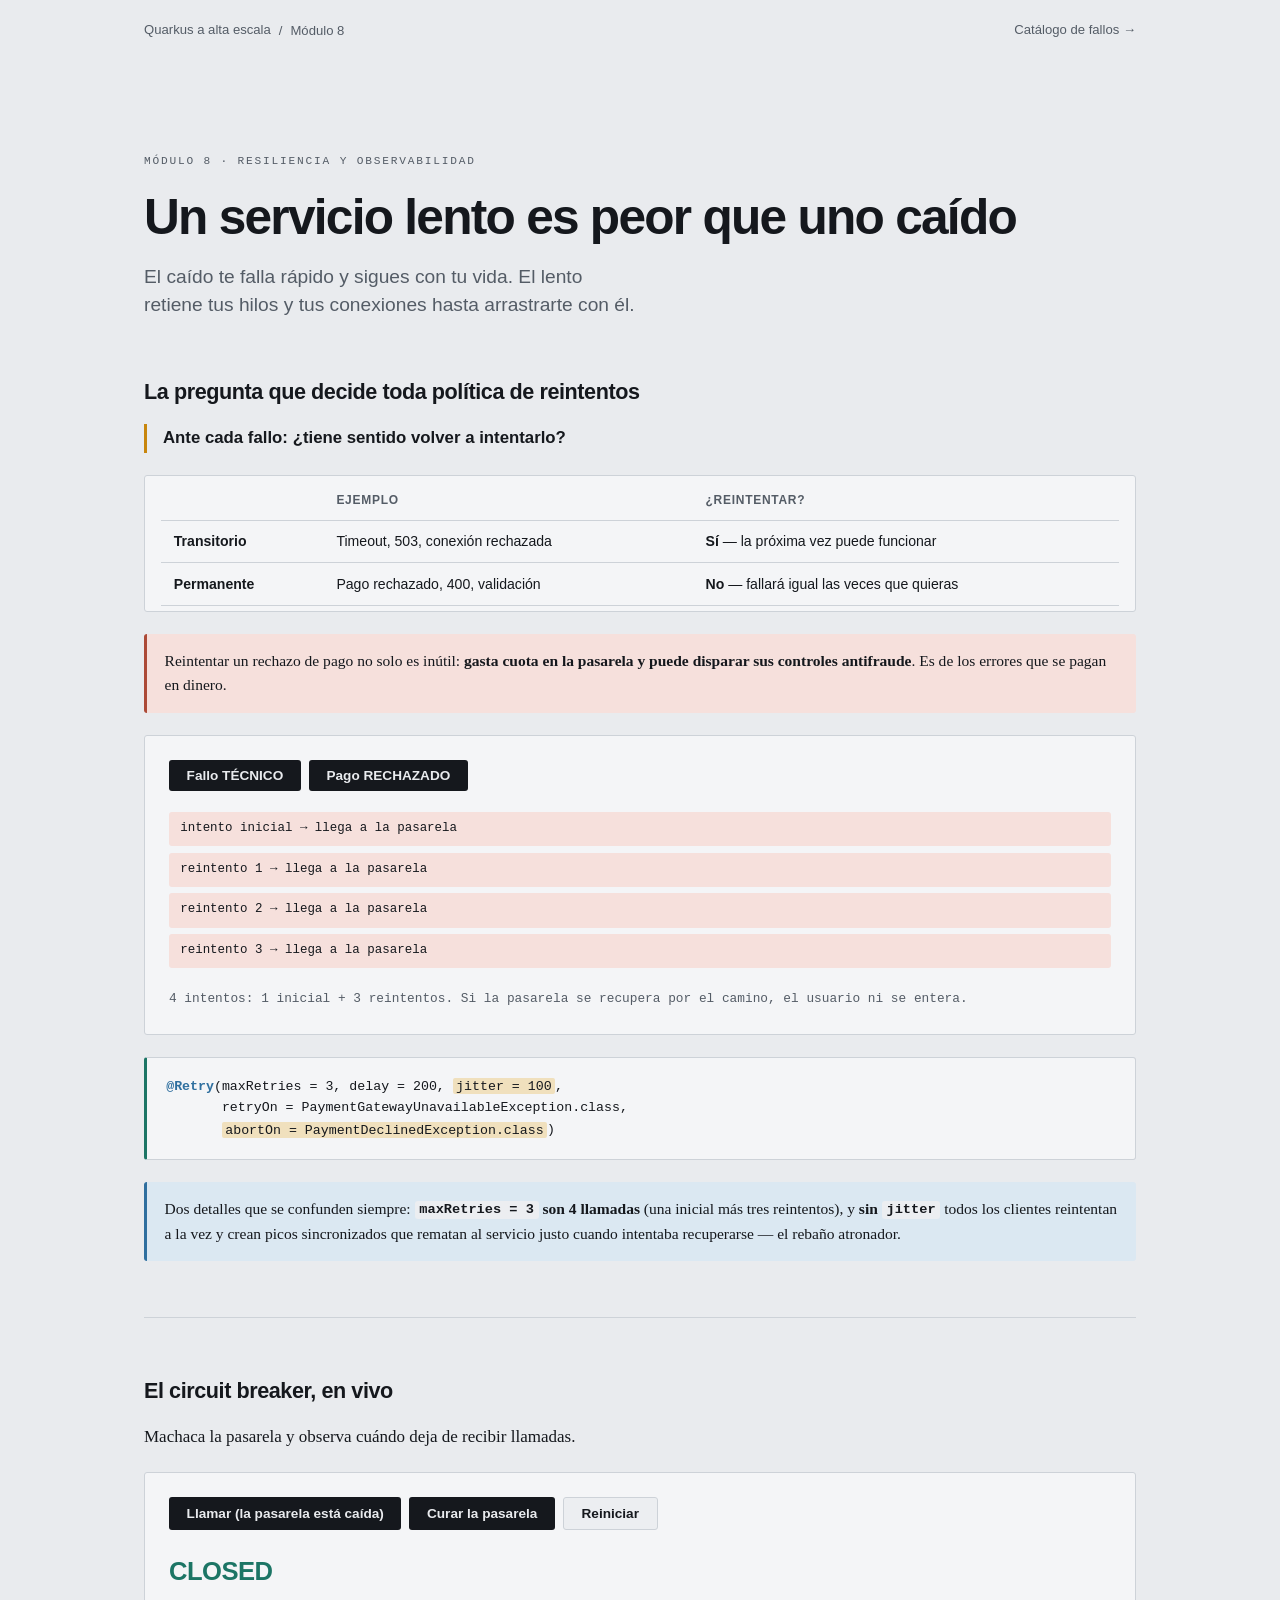
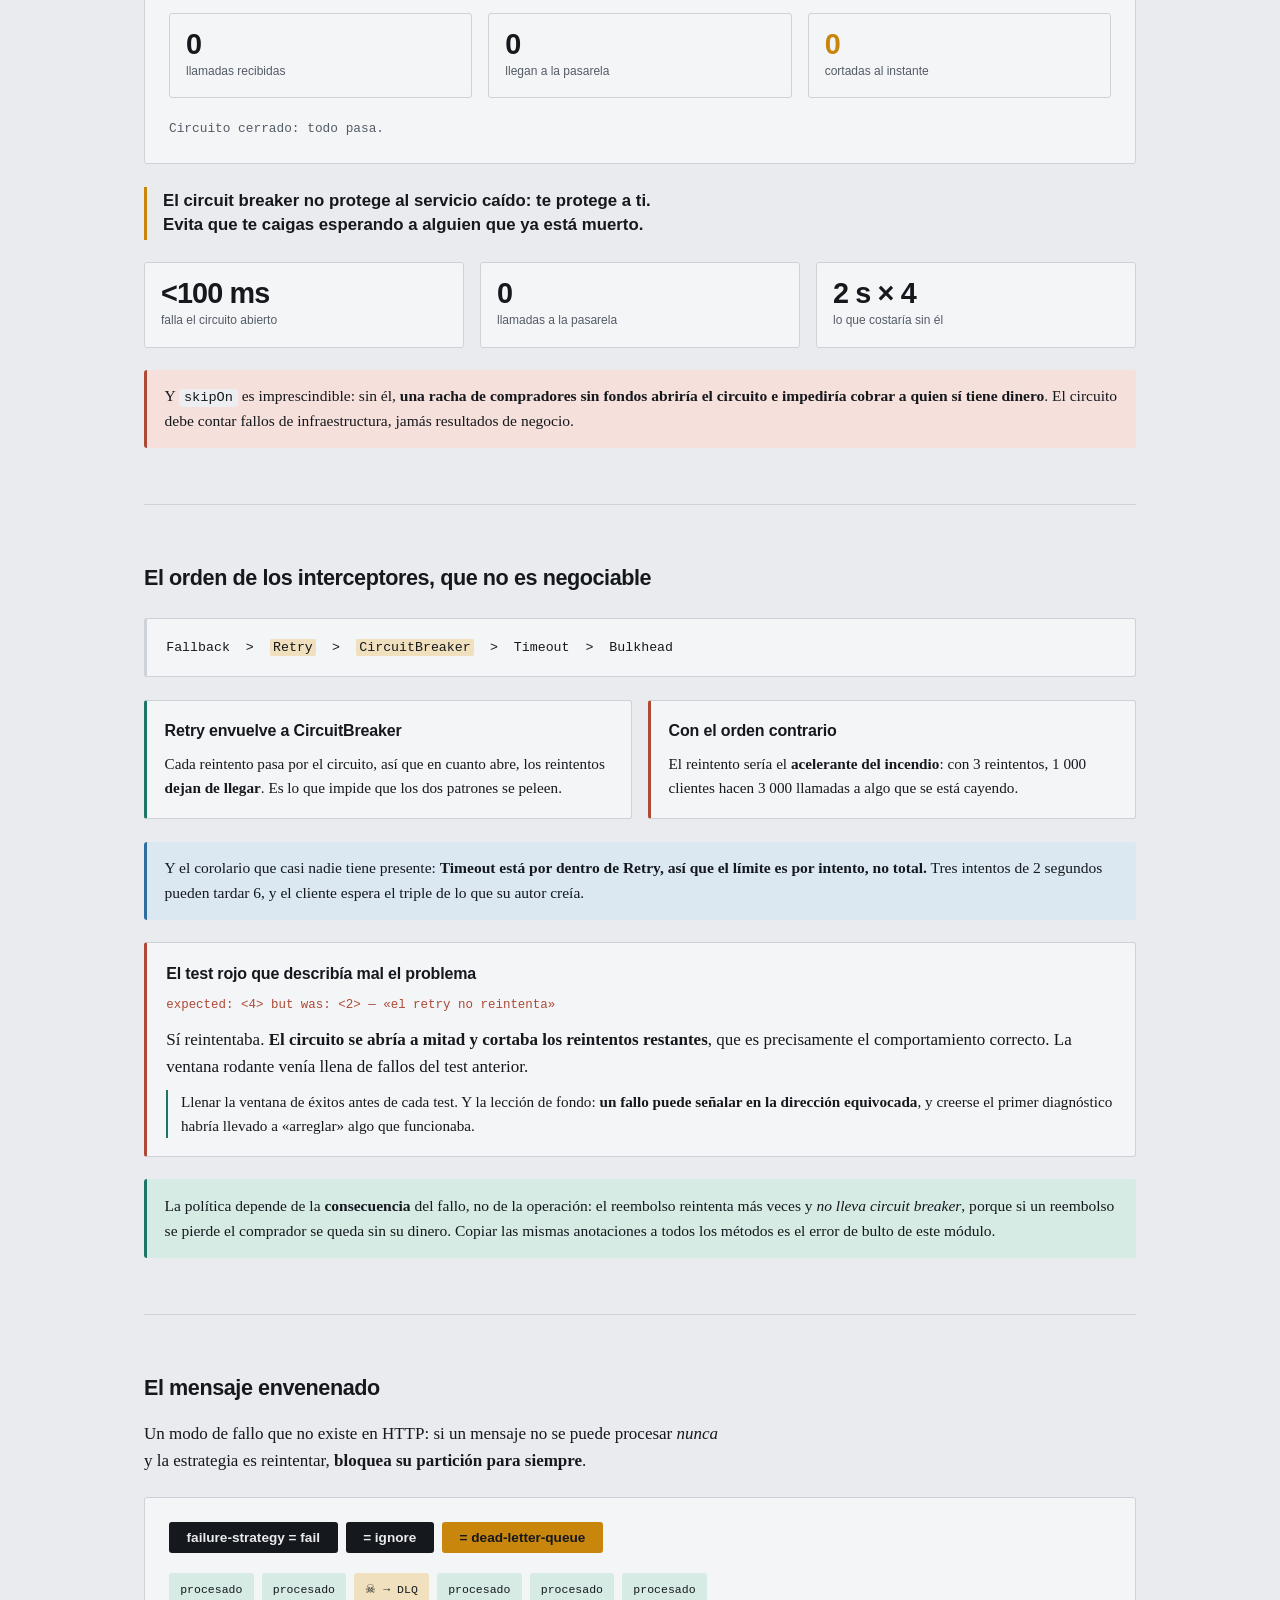
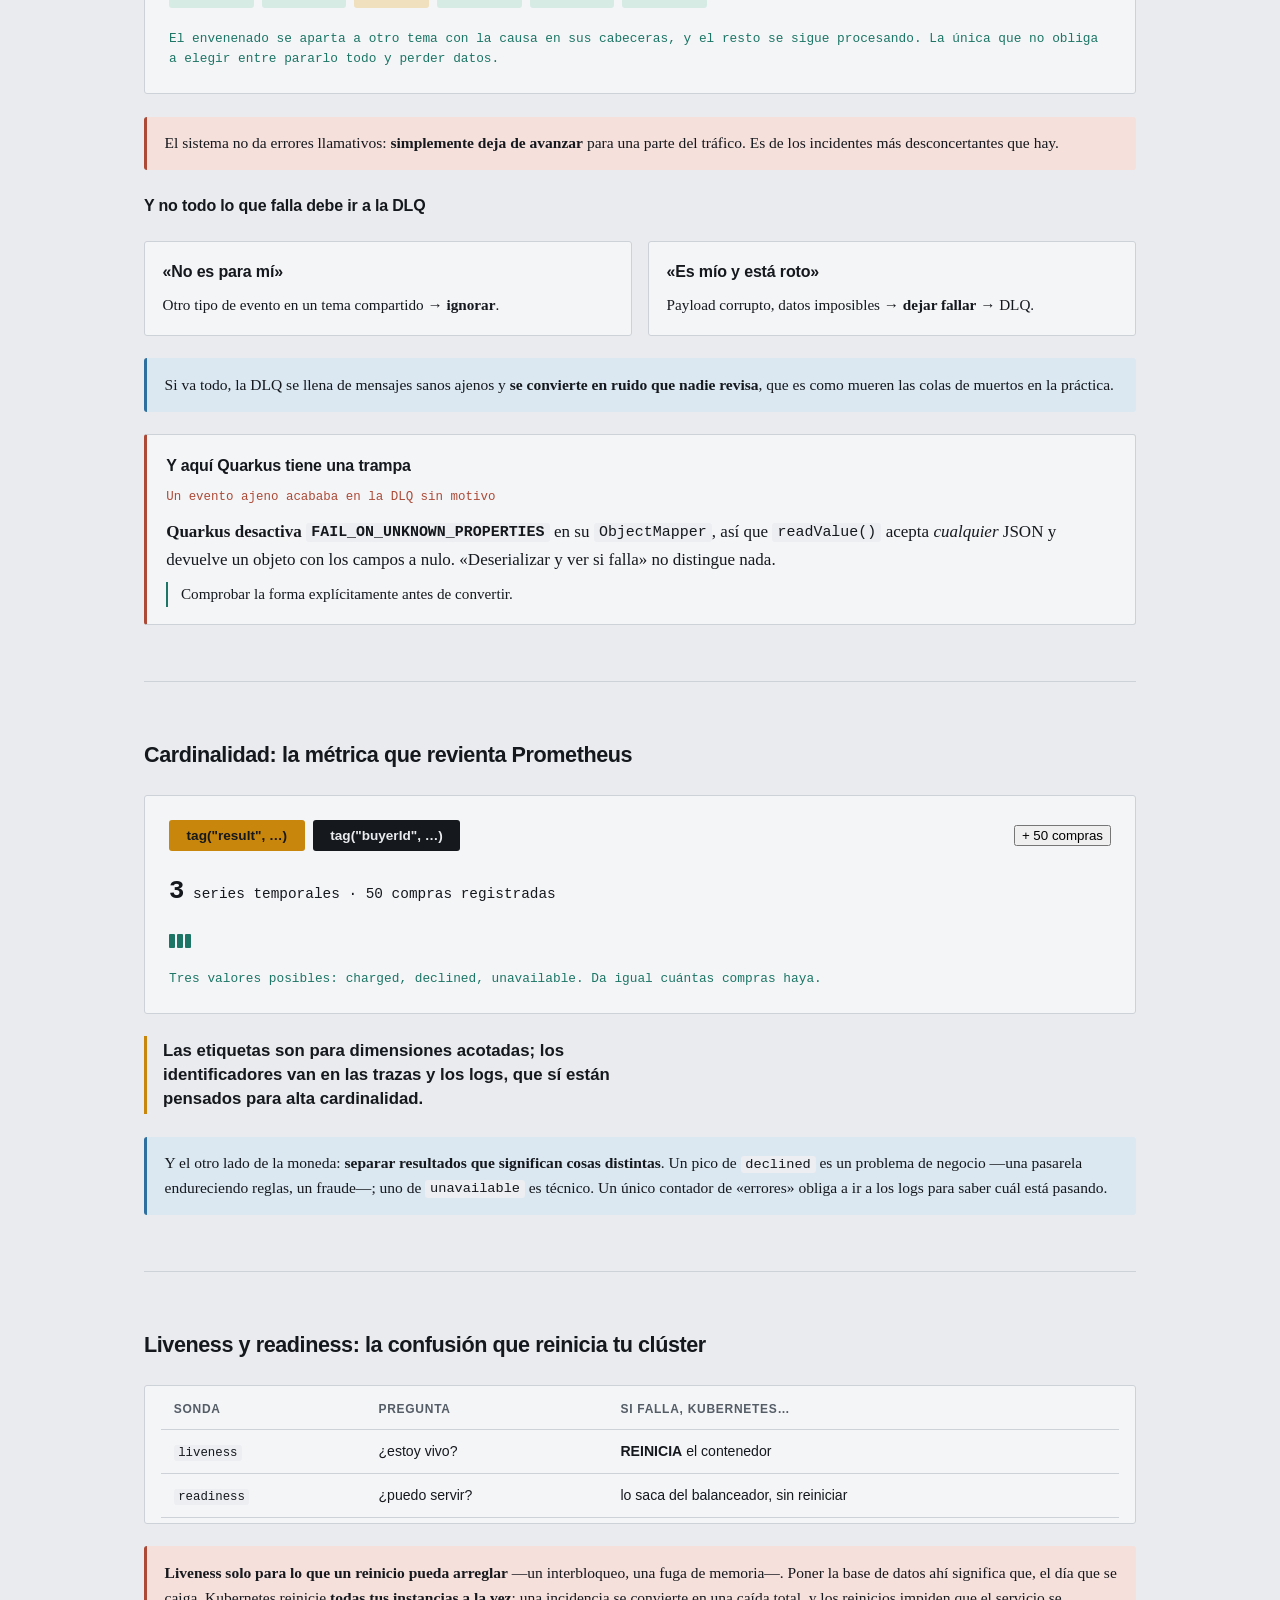
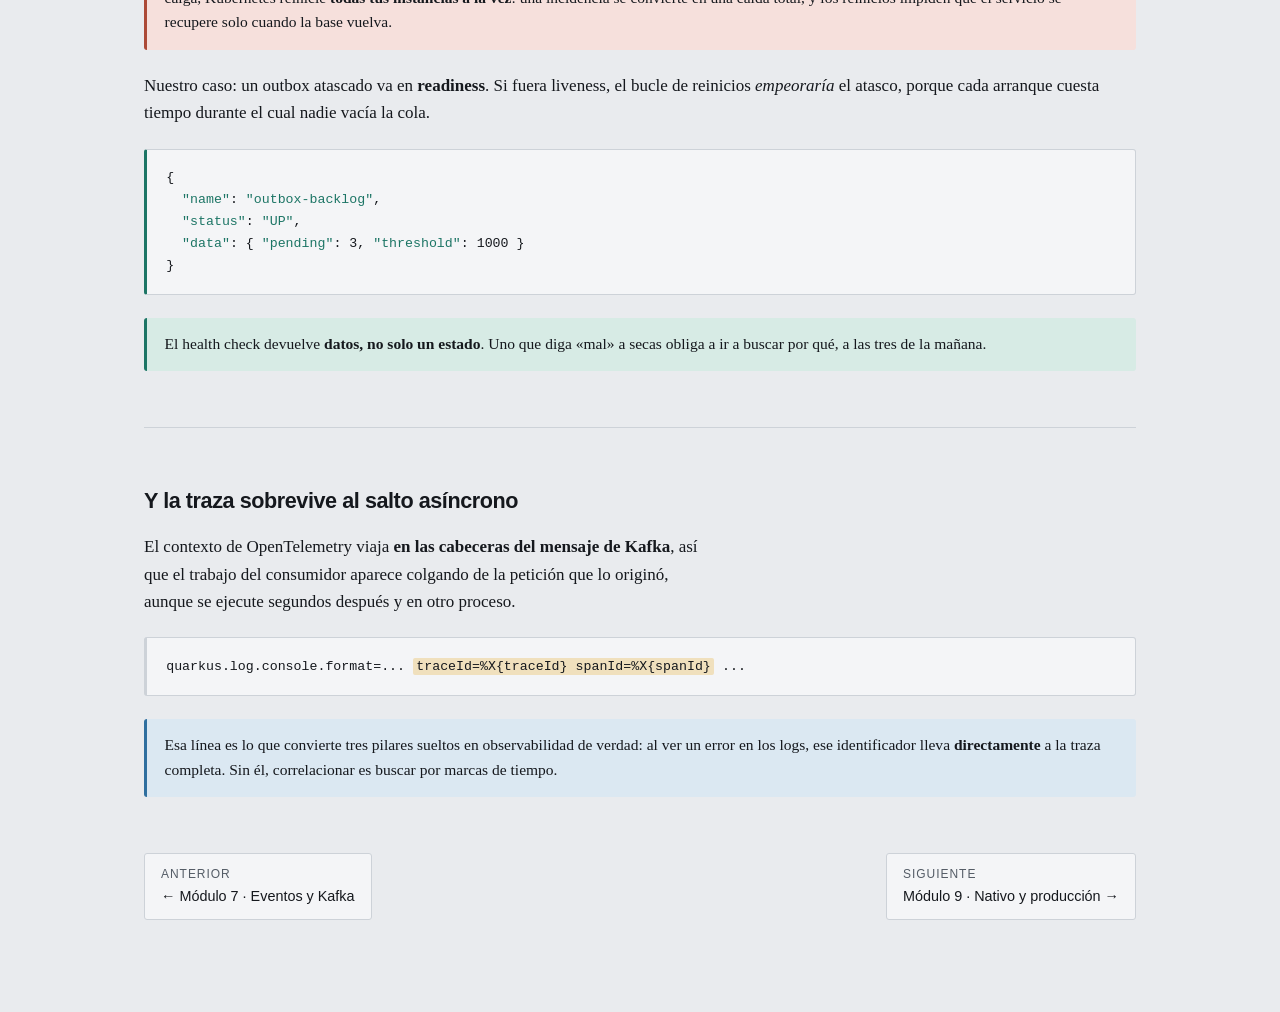
<file: docs/html/8-resiliencia.html>
<!doctype html>
<html lang="es">
<head>
<meta charset="utf-8">
<meta name="viewport" content="width=device-width, initial-scale=1">
<meta name="color-scheme" content="light dark">
<title>Resiliencia y observabilidad — circuit breaker, DLQ y cardinalidad</title>
<link rel="stylesheet" href="assets/style.css">
</head>
<body>
<div class="wrap">

<nav class="topnav">
  <div class="crumbs"><a href="index.html">Quarkus a alta escala</a> <span>/</span> <span>Módulo 8</span></div>
  <a href="bugs.html">Catálogo de fallos →</a>
</nav>

<header>
  <p class="eyebrow">Módulo 8 · resiliencia y observabilidad</p>
  <h1>Un servicio lento es peor que uno caído</h1>
  <p class="lede">
    El caído te falla rápido y sigues con tu vida. El lento retiene tus hilos y tus conexiones
    hasta arrastrarte con él.
  </p>
</header>

<section>
  <div class="prose stack">
    <h2>La pregunta que decide toda política de reintentos</h2>
    <p class="thesis">Ante cada fallo: <strong>¿tiene sentido volver a intentarlo?</strong></p>
  </div>

  <div class="tablewrap">
    <table>
      <tr><th></th><th>Ejemplo</th><th>¿Reintentar?</th></tr>
      <tr><td><strong>Transitorio</strong></td><td>Timeout, 503, conexión rechazada</td><td><strong>Sí</strong> — la próxima vez puede funcionar</td></tr>
      <tr><td><strong>Permanente</strong></td><td>Pago rechazado, 400, validación</td><td><strong>No</strong> — fallará igual las veces que quieras</td></tr>
    </table>
  </div>

  <p class="warn">
    Reintentar un rechazo de pago no solo es inútil: <strong>gasta cuota en la pasarela y puede
    disparar sus controles antifraude</strong>. Es de los errores que se pagan en dinero.
  </p>

  <div class="sim">
    <div class="sim-head">
      <div class="ctl">
        <button id="rt-transient">Fallo TÉCNICO</button>
        <button id="rt-decline">Pago RECHAZADO</button>
      </div>
    </div>
    <div id="rt-view" style="display:flex;flex-direction:column;gap:0.4rem"></div>
    <div id="rt-status" class="status">Elige un tipo de fallo y cuenta los intentos que llegan a la pasarela.</div>
  </div>

<pre class="good"><span class="kw">@Retry</span>(maxRetries = 3, delay = 200, <mark>jitter = 100</mark>,
       retryOn = PaymentGatewayUnavailableException.class,
       <mark>abortOn = PaymentDeclinedException.class</mark>)</pre>

  <p class="note">
    Dos detalles que se confunden siempre: <strong><code>maxRetries = 3</code> son 4 llamadas</strong>
    (una inicial más tres reintentos), y <strong>sin <code>jitter</code></strong> todos los clientes
    reintentan a la vez y crean picos sincronizados que rematan al servicio justo cuando intentaba
    recuperarse — el rebaño atronador.
  </p>
</section>

<hr>

<section>
  <div class="prose stack">
    <h2>El circuit breaker, en vivo</h2>
    <p>Machaca la pasarela y observa cuándo deja de recibir llamadas.</p>
  </div>

  <div class="sim">
    <div class="sim-head">
      <div class="ctl">
        <button id="cb-call">Llamar (la pasarela está caída)</button>
        <button id="cb-heal">Curar la pasarela</button>
        <button class="alt" id="cb-reset">Reiniciar</button>
      </div>
    </div>
    <div style="display:flex;gap:1rem;align-items:center;flex-wrap:wrap">
      <div id="cb-state" style="font-family:var(--sans);font-weight:800;font-size:1.6rem;letter-spacing:-0.02em">CLOSED</div>
      <div id="cb-window" style="display:flex;gap:0.25rem"></div>
    </div>
    <div class="metrics">
      <div class="metric"><span class="n" id="cb-calls">0</span><span class="l">llamadas recibidas</span></div>
      <div class="metric"><span class="n" id="cb-gateway">0</span><span class="l">llegan a la pasarela</span></div>
      <div class="metric hl"><span class="n" id="cb-saved">0</span><span class="l">cortadas al instante</span></div>
    </div>
    <div id="cb-status" class="status">Circuito cerrado: todo pasa.</div>
  </div>

  <p class="thesis">
    El circuit breaker <strong>no protege al servicio caído: te protege a ti.</strong> Evita que te
    caigas esperando a alguien que ya está muerto.
  </p>

  <div class="metrics">
    <div class="metric"><span class="n">&lt;100 ms</span><span class="l">falla el circuito abierto</span></div>
    <div class="metric"><span class="n">0</span><span class="l">llamadas a la pasarela</span></div>
    <div class="metric"><span class="n">2 s × 4</span><span class="l">lo que costaría sin él</span></div>
  </div>

  <p class="warn">
    Y <code>skipOn</code> es imprescindible: sin él, <strong>una racha de compradores sin fondos
    abriría el circuito e impediría cobrar a quien sí tiene dinero</strong>. El circuito debe contar
    fallos de infraestructura, jamás resultados de negocio.
  </p>
</section>

<hr>

<section>
  <div class="prose stack">
    <h2>El orden de los interceptores, que no es negociable</h2>
  </div>

<pre>Fallback  &gt;  <mark>Retry</mark>  &gt;  <mark>CircuitBreaker</mark>  &gt;  Timeout  &gt;  Bulkhead</pre>

  <div class="cards">
    <div class="card good">
      <h3>Retry envuelve a CircuitBreaker</h3>
      <p>
        Cada reintento pasa por el circuito, así que en cuanto abre, los reintentos
        <strong>dejan de llegar</strong>. Es lo que impide que los dos patrones se peleen.
      </p>
    </div>
    <div class="card bad">
      <h3>Con el orden contrario</h3>
      <p>
        El reintento sería el <strong>acelerante del incendio</strong>: con 3 reintentos, 1 000
        clientes hacen 3 000 llamadas a algo que se está cayendo.
      </p>
    </div>
  </div>

  <p class="note">
    Y el corolario que casi nadie tiene presente: <strong>Timeout está por dentro de Retry, así que
    el límite es por intento, no total.</strong> Tres intentos de 2 segundos pueden tardar 6, y el
    cliente espera el triple de lo que su autor creía.
  </p>

  <div class="bug">
    <h3>El test rojo que describía mal el problema</h3>
    <p class="sym">expected: &lt;4&gt; but was: &lt;2&gt; — «el retry no reintenta»</p>
    <p>
      Sí reintentaba. <strong>El circuito se abría a mitad y cortaba los reintentos restantes</strong>,
      que es precisamente el comportamiento correcto. La ventana rodante venía llena de fallos del
      test anterior.
    </p>
    <p class="fix">
      Llenar la ventana de éxitos antes de cada test. Y la lección de fondo: <strong>un fallo puede
      señalar en la dirección equivocada</strong>, y creerse el primer diagnóstico habría llevado a
      «arreglar» algo que funcionaba.
    </p>
  </div>

  <p class="win">
    La política depende de la <strong>consecuencia</strong> del fallo, no de la operación: el
    reembolso reintenta más veces y <em>no lleva circuit breaker</em>, porque si un reembolso se
    pierde el comprador se queda sin su dinero. Copiar las mismas anotaciones a todos los métodos es
    el error de bulto de este módulo.
  </p>
</section>

<hr>

<section>
  <div class="prose stack">
    <h2>El mensaje envenenado</h2>
    <p>
      Un modo de fallo que no existe en HTTP: si un mensaje no se puede procesar <em>nunca</em> y la
      estrategia es reintentar, <strong>bloquea su partición para siempre</strong>.
    </p>
  </div>

  <div class="sim">
    <div class="sim-head">
      <div class="ctl">
        <button id="dlq-fail">failure-strategy = fail</button>
        <button id="dlq-ignore">= ignore</button>
        <button id="dlq-dlq" aria-pressed="true">= dead-letter-queue</button>
      </div>
    </div>
    <div id="dlq-view" style="display:flex;gap:0.5rem;flex-wrap:wrap"></div>
    <div id="dlq-status" class="status"></div>
  </div>

  <p class="warn">
    El sistema no da errores llamativos: <strong>simplemente deja de avanzar</strong> para una parte
    del tráfico. Es de los incidentes más desconcertantes que hay.
  </p>

  <div class="prose stack">
    <h3>Y no todo lo que falla debe ir a la DLQ</h3>
  </div>

  <div class="cards">
    <div class="card">
      <h3>«No es para mí»</h3>
      <p>Otro tipo de evento en un tema compartido → <strong>ignorar</strong>.</p>
    </div>
    <div class="card">
      <h3>«Es mío y está roto»</h3>
      <p>Payload corrupto, datos imposibles → <strong>dejar fallar</strong> → DLQ.</p>
    </div>
  </div>

  <p class="note">
    Si va todo, la DLQ se llena de mensajes sanos ajenos y <strong>se convierte en ruido que nadie
    revisa</strong>, que es como mueren las colas de muertos en la práctica.
  </p>

  <div class="bug">
    <h3>Y aquí Quarkus tiene una trampa</h3>
    <p class="sym">Un evento ajeno acababa en la DLQ sin motivo</p>
    <p>
      <strong>Quarkus desactiva <code>FAIL_ON_UNKNOWN_PROPERTIES</code></strong> en su
      <code>ObjectMapper</code>, así que <code>readValue()</code> acepta <em>cualquier</em> JSON y
      devuelve un objeto con los campos a nulo. «Deserializar y ver si falla» no distingue nada.
    </p>
    <p class="fix">Comprobar la forma explícitamente antes de convertir.</p>
  </div>
</section>

<hr>

<section>
  <div class="prose stack">
    <h2>Cardinalidad: la métrica que revienta Prometheus</h2>
  </div>

  <div class="sim">
    <div class="sim-head">
      <div class="ctl">
        <button id="card-good" aria-pressed="true">tag("result", …)</button>
        <button id="card-bad">tag("buyerId", …)</button>
      </div>
      <button class="alt" id="card-add">+ 50 compras</button>
    </div>
    <div id="card-view" style="font-family:var(--mono);font-size:0.9rem"></div>
    <div id="card-bars" style="display:flex;flex-wrap:wrap;gap:2px;max-height:8rem;overflow:hidden"></div>
    <div id="card-status" class="status"></div>
  </div>

  <p class="thesis">
    Las etiquetas son para <strong>dimensiones acotadas</strong>; los identificadores van en las
    trazas y los logs, que sí están pensados para alta cardinalidad.
  </p>

  <p class="note">
    Y el otro lado de la moneda: <strong>separar resultados que significan cosas distintas</strong>.
    Un pico de <code>declined</code> es un problema de negocio —una pasarela endureciendo reglas, un
    fraude—; uno de <code>unavailable</code> es técnico. Un único contador de «errores» obliga a ir
    a los logs para saber cuál está pasando.
  </p>
</section>

<hr>

<section>
  <div class="prose stack">
    <h2>Liveness y readiness: la confusión que reinicia tu clúster</h2>
  </div>

  <div class="tablewrap">
    <table>
      <tr><th>Sonda</th><th>Pregunta</th><th>Si falla, Kubernetes…</th></tr>
      <tr><td><code>liveness</code></td><td>¿estoy vivo?</td><td><strong>REINICIA</strong> el contenedor</td></tr>
      <tr><td><code>readiness</code></td><td>¿puedo servir?</td><td>lo saca del balanceador, sin reiniciar</td></tr>
    </table>
  </div>

  <p class="warn">
    <strong>Liveness solo para lo que un reinicio pueda arreglar</strong> —un interbloqueo, una fuga
    de memoria—. Poner la base de datos ahí significa que, el día que se caiga, Kubernetes reinicie
    <strong>todas tus instancias a la vez</strong>: una incidencia se convierte en una caída total, y
    los reinicios impiden que el servicio se recupere solo cuando la base vuelva.
  </p>

  <p>
    Nuestro caso: un outbox atascado va en <strong>readiness</strong>. Si fuera liveness, el bucle de
    reinicios <em>empeoraría</em> el atasco, porque cada arranque cuesta tiempo durante el cual nadie
    vacía la cola.
  </p>

<pre class="good">{
  <span class="str">"name"</span>: <span class="str">"outbox-backlog"</span>,
  <span class="str">"status"</span>: <span class="str">"UP"</span>,
  <span class="str">"data"</span>: { <span class="str">"pending"</span>: 3, <span class="str">"threshold"</span>: 1000 }
}</pre>

  <p class="win">
    El health check devuelve <strong>datos, no solo un estado</strong>. Uno que diga «mal» a secas
    obliga a ir a buscar por qué, a las tres de la mañana.
  </p>
</section>

<hr>

<section>
  <div class="prose stack">
    <h2>Y la traza sobrevive al salto asíncrono</h2>
    <p>
      El contexto de OpenTelemetry viaja <strong>en las cabeceras del mensaje de Kafka</strong>, así
      que el trabajo del consumidor aparece colgando de la petición que lo originó, aunque se
      ejecute segundos después y en otro proceso.
    </p>
  </div>

<pre>quarkus.log.console.format=... <mark>traceId=%X{traceId} spanId=%X{spanId}</mark> ...</pre>

  <p class="note">
    Esa línea es lo que convierte tres pilares sueltos en observabilidad de verdad: al ver un error
    en los logs, ese identificador lleva <strong>directamente</strong> a la traza completa. Sin él,
    correlacionar es buscar por marcas de tiempo.
  </p>
</section>

<div class="pager">
  <a href="7-eventos.html"><small>Anterior</small> ← Módulo 7 · Eventos y Kafka</a>
  <a href="9-produccion.html"><small>Siguiente</small> Módulo 9 · Nativo y producción →</a>
</div>

</div>

<script>
(function () {
  var reduced = matchMedia("(prefers-reduced-motion: reduce)").matches;

  /* retry */
  var rtView = document.getElementById("rt-view"), rtSt = document.getElementById("rt-status");
  function pintarRt(transitorio) {
    rtView.innerHTML = "";
    var n = transitorio ? 4 : 1;
    for (var i = 0; i < 4; i++) {
      var d = document.createElement("div");
      var activo = i < n;
      d.style.cssText = "font-family:var(--mono);font-size:0.78rem;padding:0.45rem 0.7rem;border-radius:3px;background:" +
        (activo ? "var(--bad-soft)" : "var(--panel-2)") + ";opacity:" + (activo ? 1 : 0.35);
      d.textContent = (i === 0 ? "intento inicial" : "reintento " + i) +
        (activo ? "  → llega a la pasarela" : "  → NO se ejecuta");
      rtView.appendChild(d);
    }
    rtSt.textContent = transitorio
      ? "4 intentos: 1 inicial + 3 reintentos. Si la pasarela se recupera por el camino, el usuario ni se entera."
      : "1 intento. abortOn corta en seco: un rechazo fallará igual, y reintentarlo gasta cuota y activa el antifraude.";
    rtSt.style.color = transitorio ? "" : "var(--free)";
  }
  document.getElementById("rt-transient").addEventListener("click", function () { pintarRt(true); });
  document.getElementById("rt-decline").addEventListener("click", function () { pintarRt(false); });
  pintarRt(true);

  /* circuit breaker */
  var UMBRAL = 8, RATIO = 0.5;
  var ventana = [], estado = "CLOSED", llamadas = 0, alPasarela = 0, cortadas = 0, sana = false;
  var elState = document.getElementById("cb-state"), elWin = document.getElementById("cb-window");
  var elSt = document.getElementById("cb-status");

  function pinta() {
    elState.textContent = estado;
    elState.style.color = estado === "CLOSED" ? "var(--free)" : (estado === "OPEN" ? "var(--busy)" : "var(--accent)");
    elWin.innerHTML = "";
    ventana.slice(-UMBRAL).forEach(function (ok) {
      var s = document.createElement("span");
      s.style.cssText = "width:1rem;height:1rem;border-radius:2px;display:inline-block;background:" +
        (ok ? "var(--free)" : "var(--busy)");
      elWin.appendChild(s);
    });
    document.getElementById("cb-calls").textContent = llamadas;
    document.getElementById("cb-gateway").textContent = alPasarela;
    document.getElementById("cb-saved").textContent = cortadas;
  }

  document.getElementById("cb-call").addEventListener("click", function () {
    llamadas++;
    if (estado === "OPEN") {
      cortadas++;
      elSt.textContent = "Circuito ABIERTO: falla al instante y la pasarela no recibe NADA. Eso es lo que te salva a ti.";
      elSt.style.color = "var(--busy)";
      pinta();
      return;
    }
    alPasarela++;
    var ok = sana;
    ventana.push(ok);
    if (ventana.length >= UMBRAL) {
      var ult = ventana.slice(-UMBRAL);
      var fallos = ult.filter(function (x) { return !x; }).length;
      if (estado === "CLOSED" && fallos / UMBRAL >= RATIO) {
        estado = "OPEN";
        elSt.textContent = "50 % de fallos en las últimas 8 llamadas → el circuito ABRE. A partir de ahora se falla sin llamar.";
        elSt.style.color = "var(--busy)";
        setTimeout(function () {
          if (estado === "OPEN") {
            estado = "HALF_OPEN";
            elSt.textContent = "HALF_OPEN: pasado el tiempo de espera, deja pasar unas pocas de prueba.";
            elSt.style.color = "var(--accent)";
            pinta();
          }
        }, reduced ? 0 : 4000);
        pinta();
        return;
      }
      if (estado === "HALF_OPEN" && ok) {
        estado = "CLOSED";
        elSt.textContent = "Las de prueba salieron bien: el circuito vuelve a CERRARSE.";
        elSt.style.color = "var(--free)";
      } else if (estado === "HALF_OPEN" && !ok) {
        estado = "OPEN";
        elSt.textContent = "La de prueba también falló: vuelve a ABRIR.";
        elSt.style.color = "var(--busy)";
      }
    }
    if (estado === "CLOSED") {
      elSt.textContent = ok ? "Llamada correcta." : "Fallo registrado en la ventana. Aún no hay suficientes para abrir.";
      elSt.style.color = "";
    }
    pinta();
  });

  document.getElementById("cb-heal").addEventListener("click", function () {
    sana = true;
    elSt.textContent = "Pasarela curada. Sigue llamando: si el circuito está en HALF_OPEN, se cerrará.";
    elSt.style.color = "var(--free)";
  });
  document.getElementById("cb-reset").addEventListener("click", function () {
    ventana = []; estado = "CLOSED"; llamadas = 0; alPasarela = 0; cortadas = 0; sana = false;
    elSt.textContent = "Circuito cerrado: todo pasa."; elSt.style.color = "";
    pinta();
  });
  pinta();

  /* DLQ */
  var dlqView = document.getElementById("dlq-view"), dlqSt = document.getElementById("dlq-status");
  function pintarDlq(modo) {
    dlqView.innerHTML = "";
    var msgs = ["ok", "ok", "☠ roto", "ok", "ok", "ok"];
    msgs.forEach(function (m, i) {
      var d = document.createElement("div");
      var veneno = m.indexOf("☠") === 0;
      var bloqueado = modo === "fail" && i > 2;
      var perdido = modo === "ignore" && veneno;
      var apartado = modo === "dlq" && veneno;
      var bg = veneno ? (apartado ? "var(--accent-soft)" : "var(--bad-soft)")
        : (bloqueado ? "var(--panel-2)" : "var(--good-soft)");
      d.style.cssText = "font-family:var(--mono);font-size:0.72rem;padding:0.5rem 0.7rem;border-radius:3px;background:" +
        bg + ";opacity:" + (bloqueado ? 0.35 : 1);
      d.textContent = veneno ? (apartado ? "☠ → DLQ" : (perdido ? "☠ perdido" : "☠ atascado")) :
        (bloqueado ? "bloqueado" : "procesado");
      dlqView.appendChild(d);
    });
    if (modo === "fail") {
      dlqSt.textContent = "El consumidor se para. Los 3 mensajes siguientes NUNCA se procesan: la partición queda bloqueada para siempre.";
      dlqSt.style.color = "var(--busy)";
    } else if (modo === "ignore") {
      dlqSt.textContent = "Sigue adelante, pero el mensaje se pierde SIN DEJAR RASTRO. Silencioso y peligroso.";
      dlqSt.style.color = "var(--busy)";
    } else {
      dlqSt.textContent = "El envenenado se aparta a otro tema con la causa en sus cabeceras, y el resto se sigue procesando. La única que no obliga a elegir entre pararlo todo y perder datos.";
      dlqSt.style.color = "var(--free)";
    }
  }
  ["fail", "ignore", "dlq"].forEach(function (m) {
    document.getElementById("dlq-" + m).addEventListener("click", function () {
      ["fail", "ignore", "dlq"].forEach(function (o) {
        document.getElementById("dlq-" + o).setAttribute("aria-pressed", o === m ? "true" : "false");
      });
      pintarDlq(m);
    });
  });
  pintarDlq("dlq");

  /* cardinalidad */
  var cardView = document.getElementById("card-view"), cardBars = document.getElementById("card-bars");
  var cardSt = document.getElementById("card-status");
  var buena = true, compras = 0;
  function pintarCard() {
    var series = buena ? 3 : compras;
    cardView.innerHTML = "<strong style='font-size:1.6rem'>" + series + "</strong> series temporales · " +
      compras + " compras registradas";
    cardBars.innerHTML = "";
    for (var i = 0; i < Math.min(series, 400); i++) {
      var s = document.createElement("span");
      s.style.cssText = "width:6px;height:14px;background:" + (buena ? "var(--free)" : "var(--busy)") + ";border-radius:1px";
      cardBars.appendChild(s);
    }
    if (buena) {
      cardSt.textContent = "Tres valores posibles: charged, declined, unavailable. Da igual cuántas compras haya.";
      cardSt.style.color = "var(--free)";
    } else {
      cardSt.textContent = "Una serie temporal POR COMPRADOR. En producción, una por persona: memoria, disco y consultas lentas hasta que Prometheus se cae. Y no se nota hasta que ya ha pasado.";
      cardSt.style.color = "var(--busy)";
    }
  }
  document.getElementById("card-good").addEventListener("click", function () {
    buena = true; this.setAttribute("aria-pressed", "true");
    document.getElementById("card-bad").setAttribute("aria-pressed", "false"); pintarCard();
  });
  document.getElementById("card-bad").addEventListener("click", function () {
    buena = false; this.setAttribute("aria-pressed", "true");
    document.getElementById("card-good").setAttribute("aria-pressed", "false"); pintarCard();
  });
  document.getElementById("card-add").addEventListener("click", function () { compras += 50; pintarCard(); });
  compras = 50; pintarCard();
})();
</script>
</body>
</html>
</file>
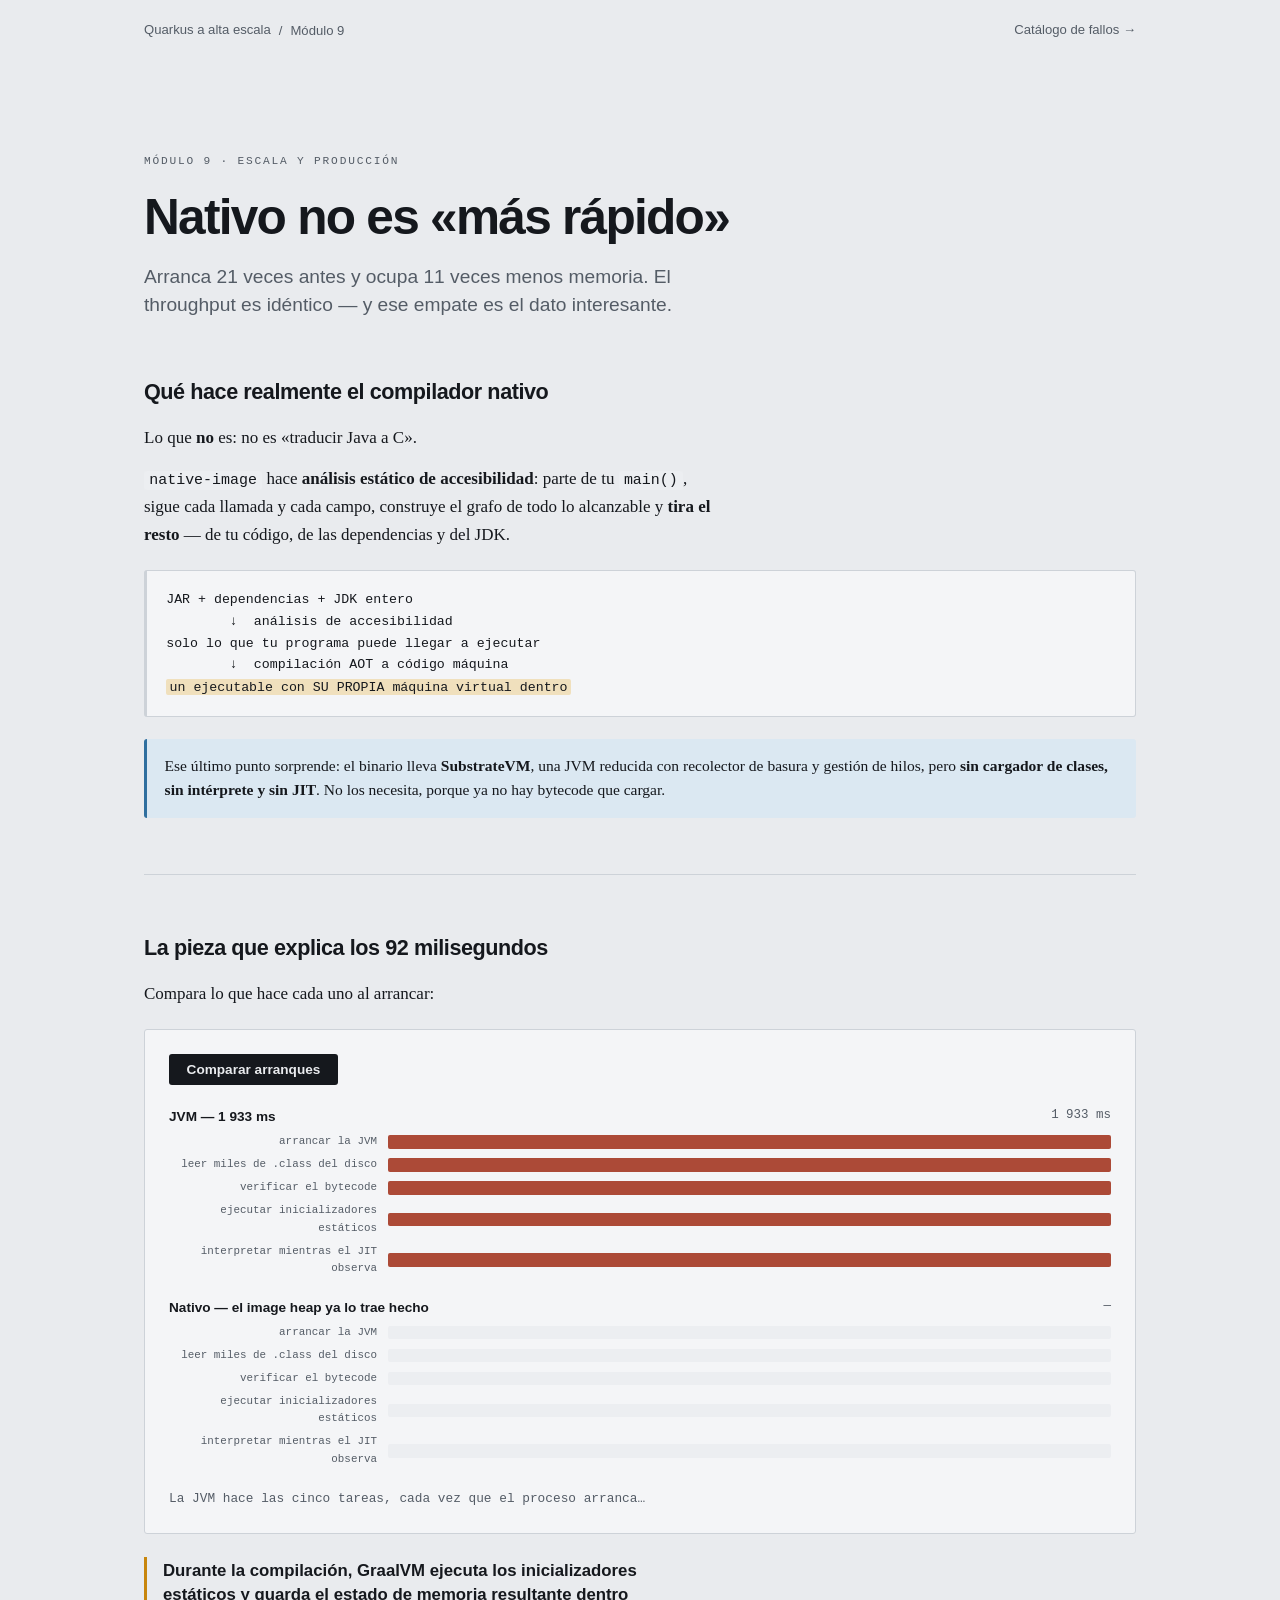
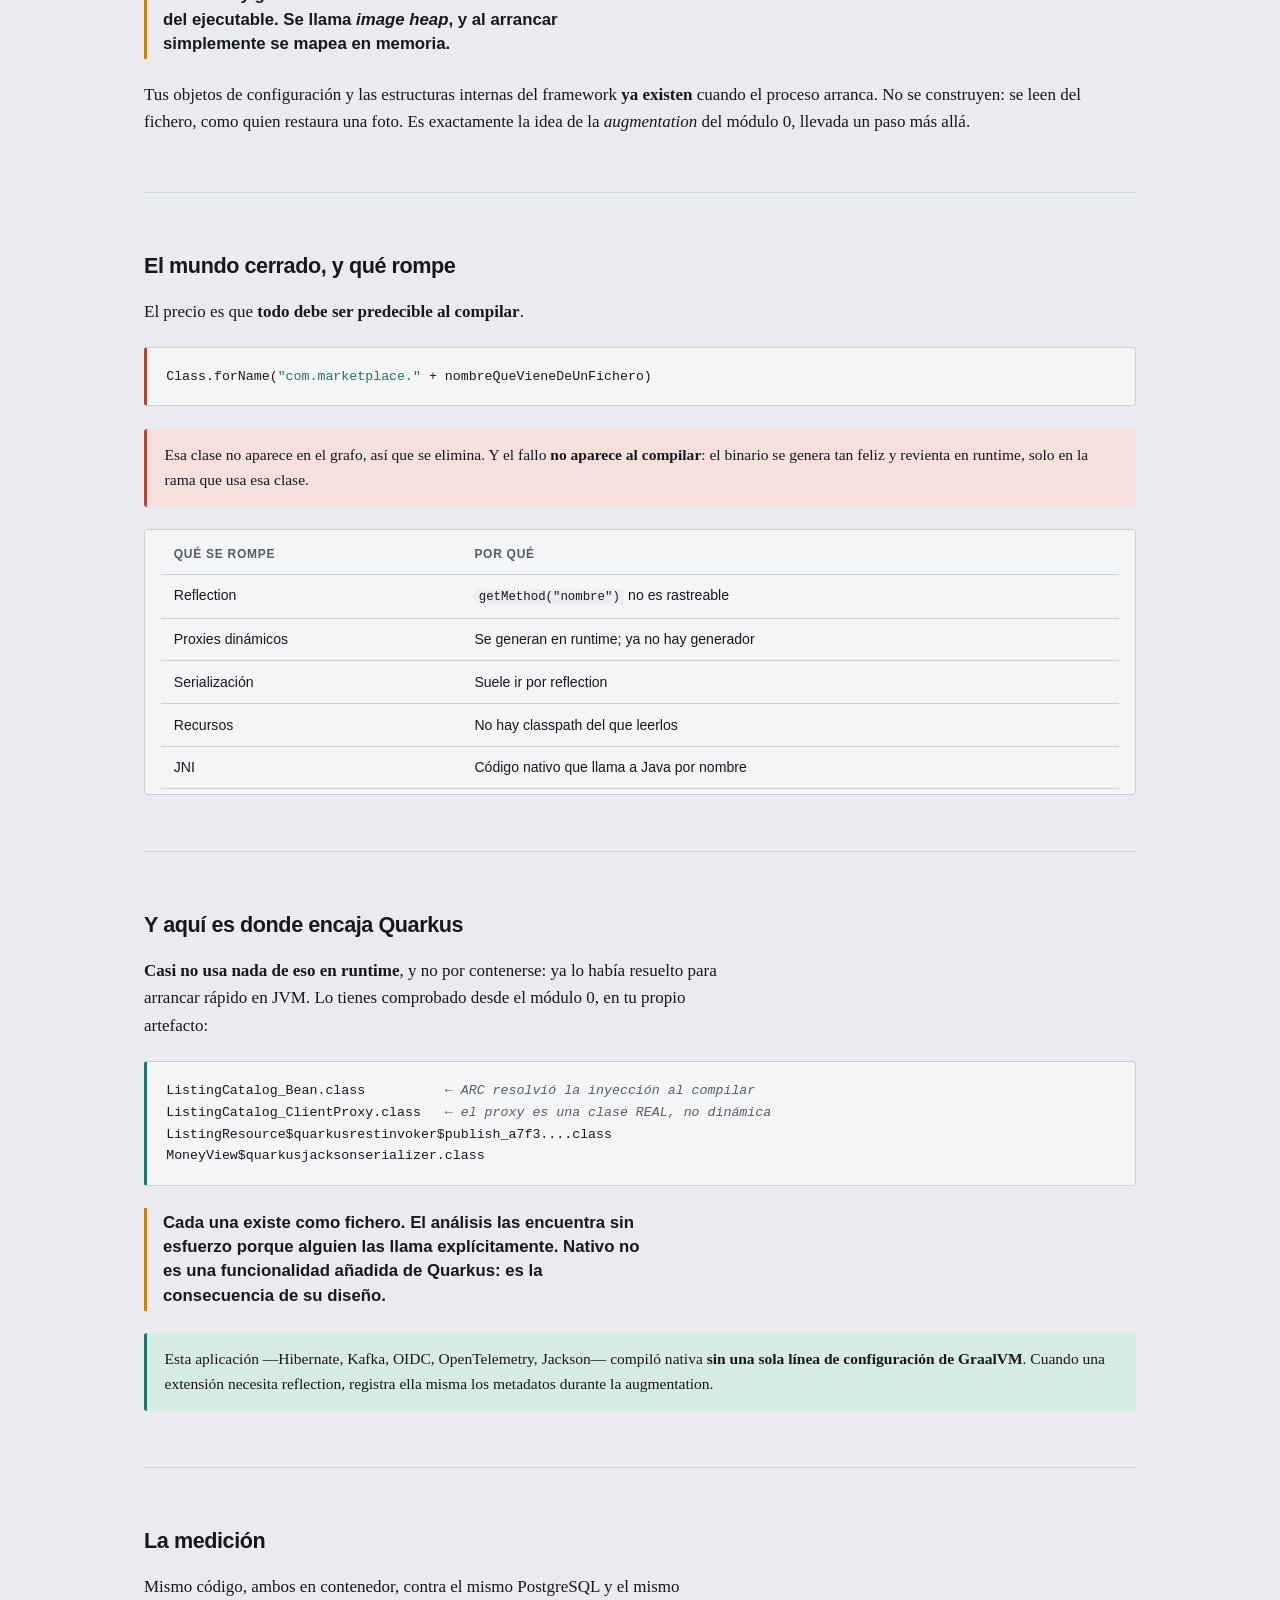
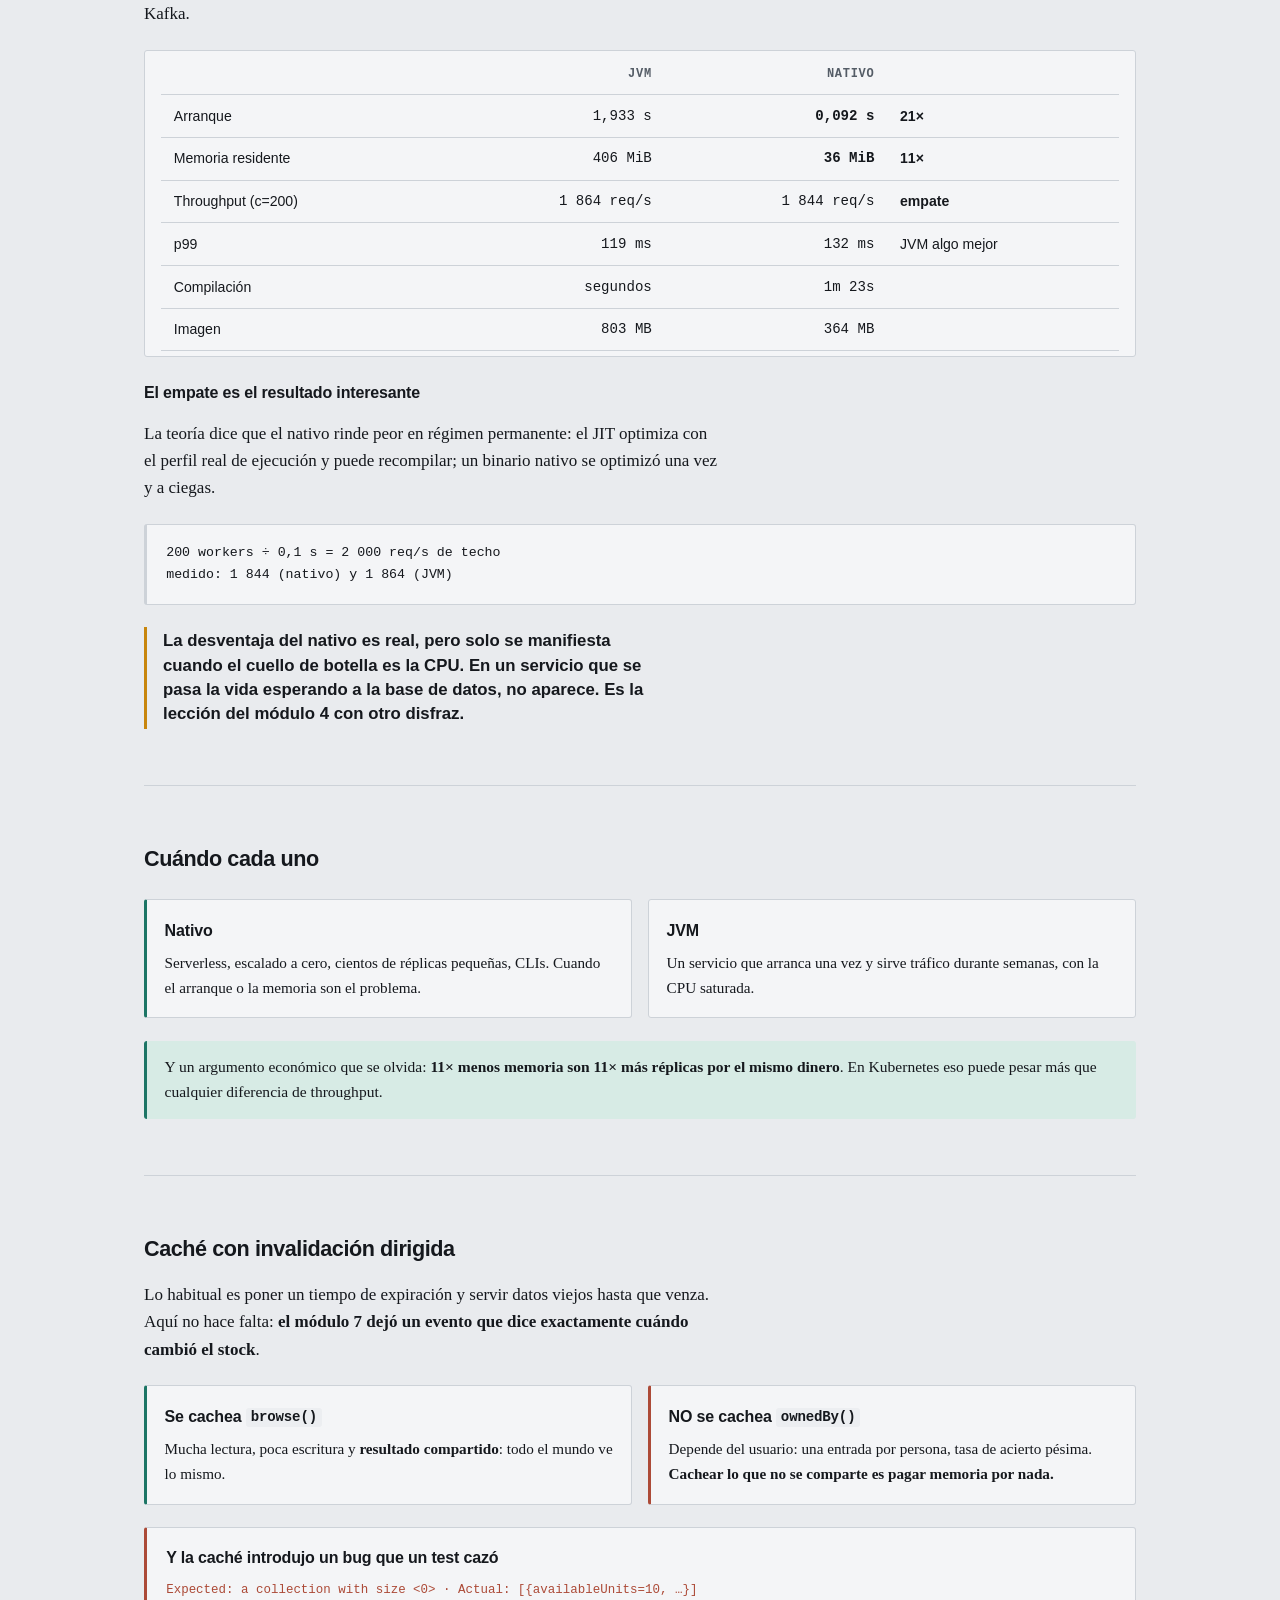
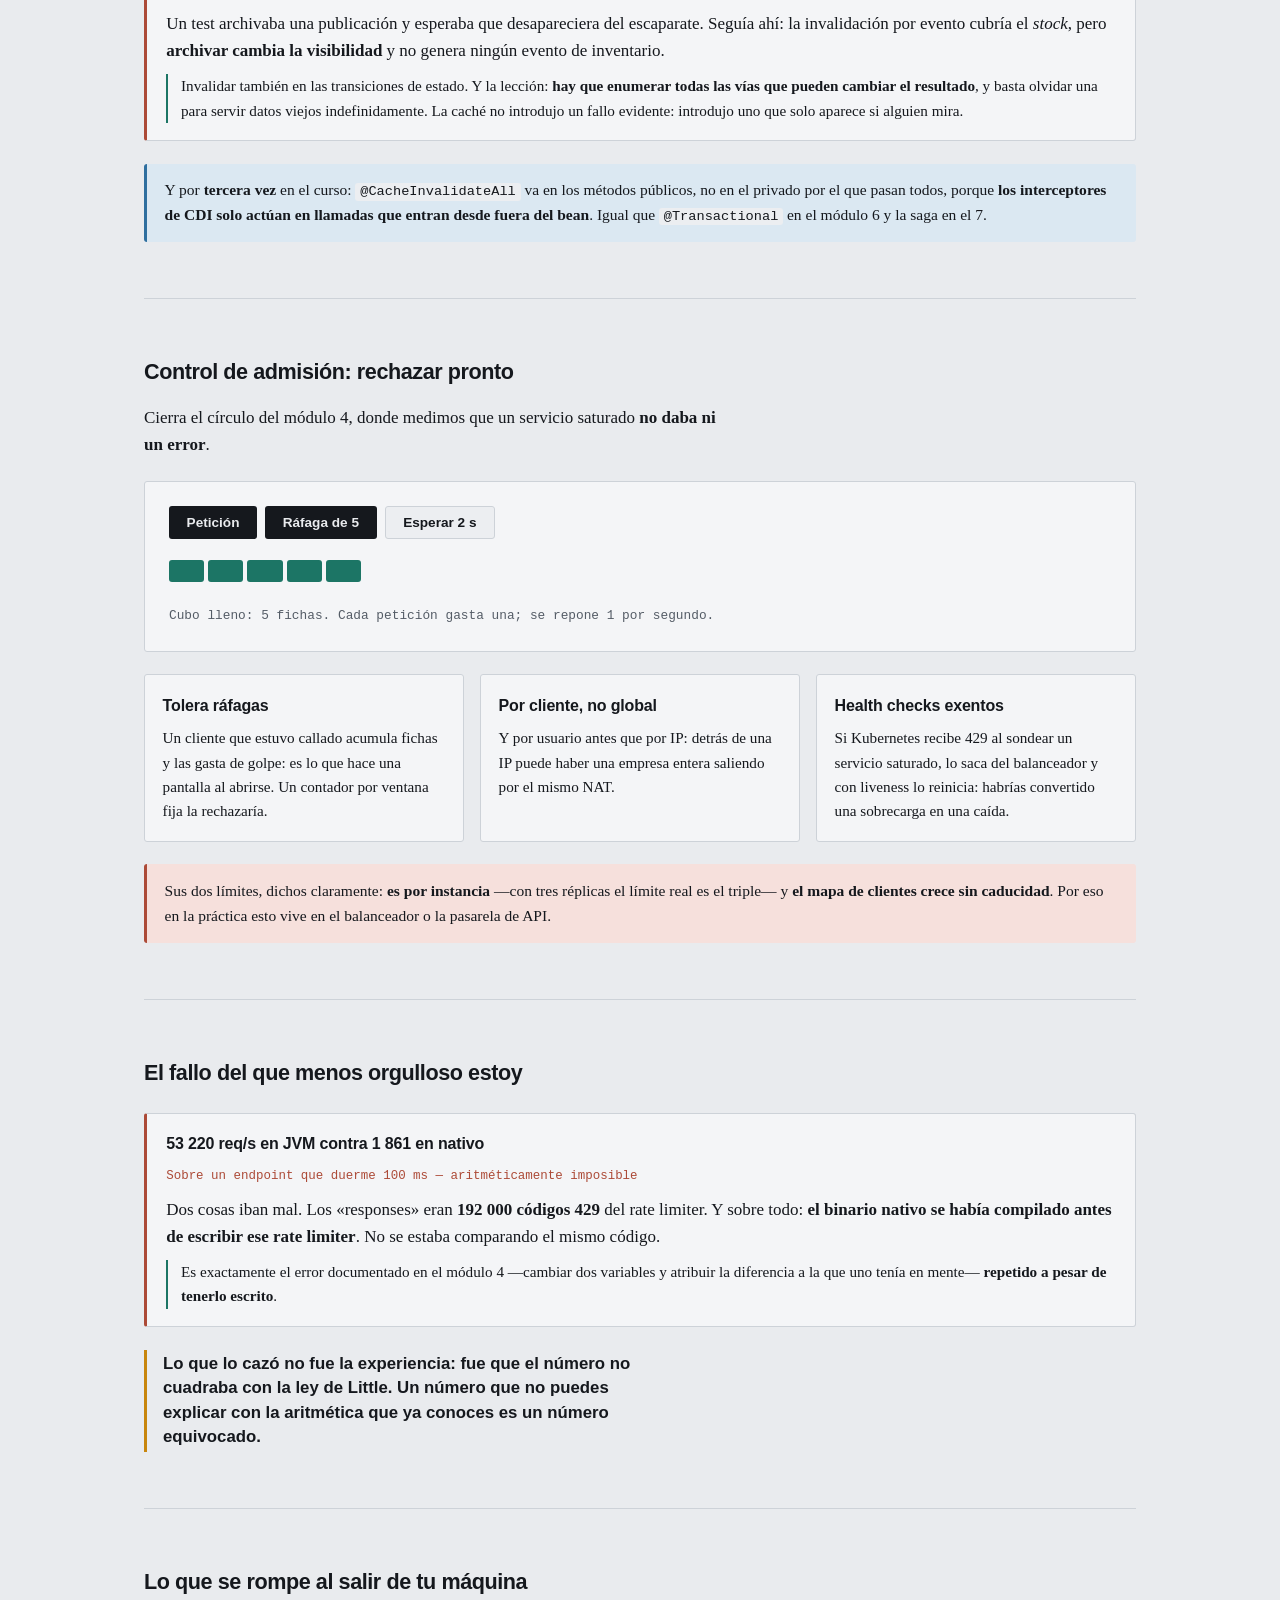
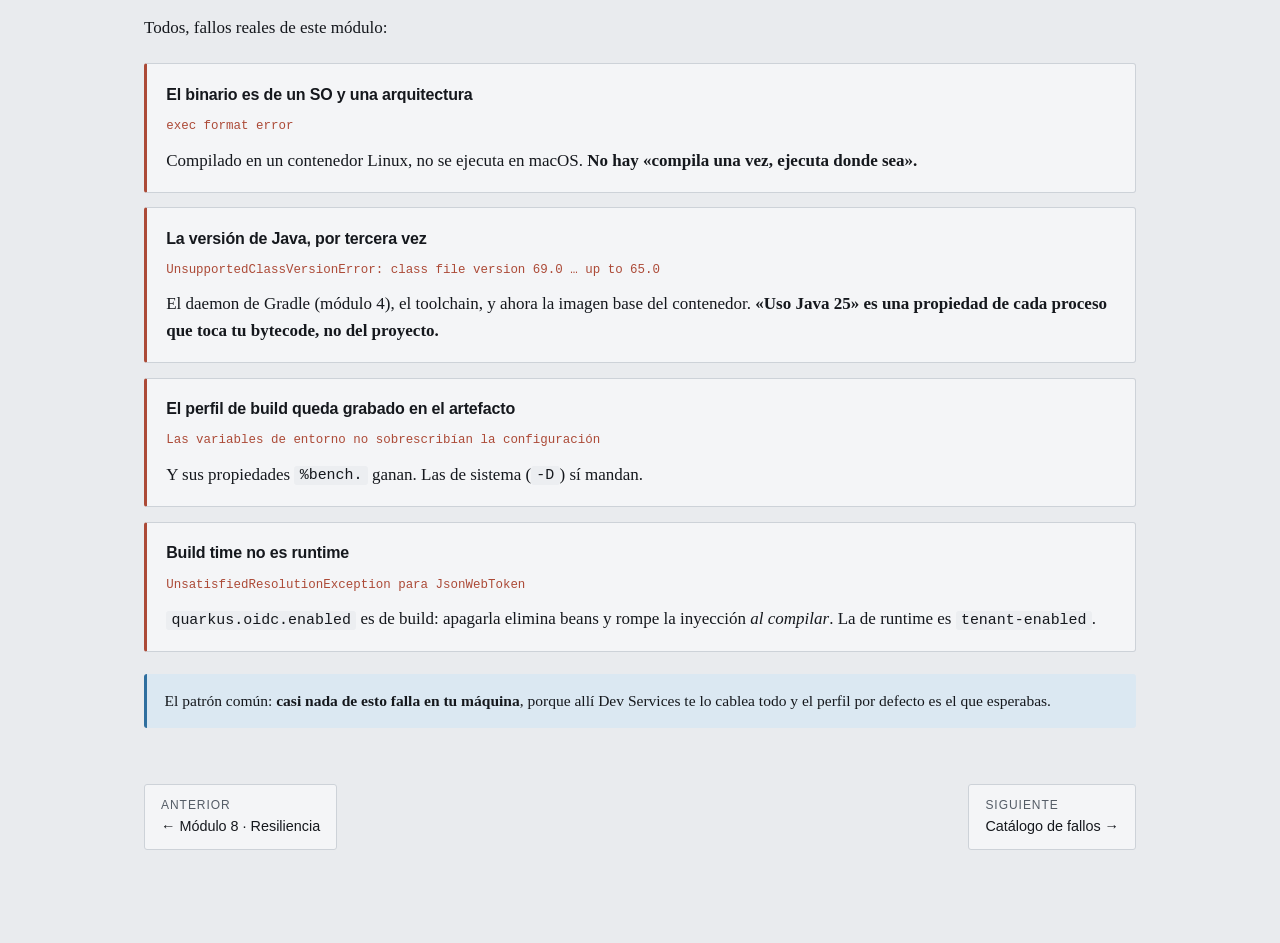
<file: docs/html/9-produccion.html>
<!doctype html>
<html lang="es">
<head>
<meta charset="utf-8">
<meta name="viewport" content="width=device-width, initial-scale=1">
<meta name="color-scheme" content="light dark">
<title>Nativo y producción — 21× al arrancar, 11× menos memoria</title>
<link rel="stylesheet" href="assets/style.css">
</head>
<body>
<div class="wrap">

<nav class="topnav">
  <div class="crumbs"><a href="index.html">Quarkus a alta escala</a> <span>/</span> <span>Módulo 9</span></div>
  <a href="bugs.html">Catálogo de fallos →</a>
</nav>

<header>
  <p class="eyebrow">Módulo 9 · escala y producción</p>
  <h1>Nativo no es «más rápido»</h1>
  <p class="lede">
    Arranca 21 veces antes y ocupa 11 veces menos memoria. El throughput es idéntico — y ese empate
    es el dato interesante.
  </p>
</header>

<section>
  <div class="prose stack">
    <h2>Qué hace realmente el compilador nativo</h2>
    <p>Lo que <strong>no</strong> es: no es «traducir Java a C».</p>
    <p>
      <code>native-image</code> hace <strong>análisis estático de accesibilidad</strong>: parte de tu
      <code>main()</code>, sigue cada llamada y cada campo, construye el grafo de todo lo alcanzable
      y <strong>tira el resto</strong> — de tu código, de las dependencias y del JDK.
    </p>
  </div>

<pre>JAR + dependencias + JDK entero
        ↓  análisis de accesibilidad
solo lo que tu programa puede llegar a ejecutar
        ↓  compilación AOT a código máquina
<mark>un ejecutable con SU PROPIA máquina virtual dentro</mark></pre>

  <p class="note">
    Ese último punto sorprende: el binario lleva <strong>SubstrateVM</strong>, una JVM reducida con
    recolector de basura y gestión de hilos, pero <strong>sin cargador de clases, sin intérprete y
    sin JIT</strong>. No los necesita, porque ya no hay bytecode que cargar.
  </p>
</section>

<hr>

<section>
  <div class="prose stack">
    <h2>La pieza que explica los 92 milisegundos</h2>
    <p>Compara lo que hace cada uno al arrancar:</p>
  </div>

  <div class="sim">
    <div class="sim-head"><button class="play" id="ih-play">Comparar arranques</button></div>
    <div id="ih-view" style="display:flex;flex-direction:column;gap:1.2rem"></div>
    <div id="ih-status" class="status">Las mismas tareas… o ninguna.</div>
  </div>

  <p class="thesis">
    Durante la compilación, GraalVM <strong>ejecuta los inicializadores estáticos y guarda el estado
    de memoria resultante dentro del ejecutable</strong>. Se llama <em>image heap</em>, y al arrancar
    simplemente se mapea en memoria.
  </p>

  <p>
    Tus objetos de configuración y las estructuras internas del framework <strong>ya existen</strong>
    cuando el proceso arranca. No se construyen: se leen del fichero, como quien restaura una foto.
    Es exactamente la idea de la <em>augmentation</em> del módulo 0, llevada un paso más allá.
  </p>
</section>

<hr>

<section>
  <div class="prose stack">
    <h2>El mundo cerrado, y qué rompe</h2>
    <p>El precio es que <strong>todo debe ser predecible al compilar</strong>.</p>
  </div>

<pre class="bad">Class.forName(<span class="str">"com.marketplace."</span> + nombreQueVieneDeUnFichero)</pre>

  <p class="warn">
    Esa clase no aparece en el grafo, así que se elimina. Y el fallo <strong>no aparece al
    compilar</strong>: el binario se genera tan feliz y revienta en runtime, solo en la rama que usa
    esa clase.
  </p>

  <div class="tablewrap">
    <table>
      <tr><th>Qué se rompe</th><th>Por qué</th></tr>
      <tr><td>Reflection</td><td><code>getMethod("nombre")</code> no es rastreable</td></tr>
      <tr><td>Proxies dinámicos</td><td>Se generan en runtime; ya no hay generador</td></tr>
      <tr><td>Serialización</td><td>Suele ir por reflection</td></tr>
      <tr><td>Recursos</td><td>No hay classpath del que leerlos</td></tr>
      <tr><td>JNI</td><td>Código nativo que llama a Java por nombre</td></tr>
    </table>
  </div>
</section>

<hr>

<section>
  <div class="prose stack">
    <h2>Y aquí es donde encaja Quarkus</h2>
    <p>
      <strong>Casi no usa nada de eso en runtime</strong>, y no por contenerse: ya lo había resuelto
      para arrancar rápido en JVM. Lo tienes comprobado desde el módulo 0, en tu propio artefacto:
    </p>
  </div>

<pre class="good">ListingCatalog_Bean.class          <span class="cm">← ARC resolvió la inyección al compilar</span>
ListingCatalog_ClientProxy.class   <span class="cm">← el proxy es una clase REAL, no dinámica</span>
ListingResource$quarkusrestinvoker$publish_a7f3....class
MoneyView$quarkusjacksonserializer.class</pre>

  <p class="thesis">
    Cada una existe <strong>como fichero</strong>. El análisis las encuentra sin esfuerzo porque
    alguien las llama explícitamente. <strong>Nativo no es una funcionalidad añadida de Quarkus: es
    la consecuencia de su diseño.</strong>
  </p>

  <p class="win">
    Esta aplicación —Hibernate, Kafka, OIDC, OpenTelemetry, Jackson— compiló nativa
    <strong>sin una sola línea de configuración de GraalVM</strong>. Cuando una extensión necesita
    reflection, registra ella misma los metadatos durante la augmentation.
  </p>
</section>

<hr>

<section>
  <div class="prose stack">
    <h2>La medición</h2>
    <p>Mismo código, ambos en contenedor, contra el mismo PostgreSQL y el mismo Kafka.</p>
  </div>

  <div class="tablewrap">
    <table>
      <tr><th></th><th class="num">JVM</th><th class="num">Nativo</th><th></th></tr>
      <tr><td>Arranque</td><td class="num">1,933 s</td><td class="num"><strong>0,092 s</strong></td><td><strong>21×</strong></td></tr>
      <tr><td>Memoria residente</td><td class="num">406 MiB</td><td class="num"><strong>36 MiB</strong></td><td><strong>11×</strong></td></tr>
      <tr><td>Throughput (c=200)</td><td class="num">1 864 req/s</td><td class="num">1 844 req/s</td><td><strong>empate</strong></td></tr>
      <tr><td>p99</td><td class="num">119 ms</td><td class="num">132 ms</td><td>JVM algo mejor</td></tr>
      <tr><td>Compilación</td><td class="num">segundos</td><td class="num">1m 23s</td><td></td></tr>
      <tr><td>Imagen</td><td class="num">803 MB</td><td class="num">364 MB</td><td></td></tr>
    </table>
  </div>

  <div class="prose stack">
    <h3>El empate es el resultado interesante</h3>
    <p>
      La teoría dice que el nativo rinde peor en régimen permanente: el JIT optimiza con el perfil
      real de ejecución y puede recompilar; un binario nativo se optimizó una vez y a ciegas.
    </p>
  </div>

  <pre>200 workers ÷ 0,1 s = 2 000 req/s de techo
medido: 1 844 (nativo) y 1 864 (JVM)</pre>

  <p class="thesis">
    La desventaja del nativo es real, pero <strong>solo se manifiesta cuando el cuello de botella es
    la CPU</strong>. En un servicio que se pasa la vida esperando a la base de datos, no aparece. Es
    la lección del módulo 4 con otro disfraz.
  </p>
</section>

<hr>

<section>
  <div class="prose stack">
    <h2>Cuándo cada uno</h2>
  </div>
  <div class="cards">
    <div class="card good">
      <h3>Nativo</h3>
      <p>Serverless, escalado a cero, cientos de réplicas pequeñas, CLIs. Cuando el arranque o la memoria son el problema.</p>
    </div>
    <div class="card">
      <h3>JVM</h3>
      <p>Un servicio que arranca una vez y sirve tráfico durante semanas, con la CPU saturada.</p>
    </div>
  </div>

  <p class="win">
    Y un argumento económico que se olvida: <strong>11× menos memoria son 11× más réplicas por el
    mismo dinero</strong>. En Kubernetes eso puede pesar más que cualquier diferencia de throughput.
  </p>
</section>

<hr>

<section>
  <div class="prose stack">
    <h2>Caché con invalidación dirigida</h2>
    <p>
      Lo habitual es poner un tiempo de expiración y servir datos viejos hasta que venza. Aquí no
      hace falta: <strong>el módulo 7 dejó un evento que dice exactamente cuándo cambió el
      stock</strong>.
    </p>
  </div>

  <div class="cards">
    <div class="card good">
      <h3>Se cachea <code>browse()</code></h3>
      <p>Mucha lectura, poca escritura y <strong>resultado compartido</strong>: todo el mundo ve lo mismo.</p>
    </div>
    <div class="card bad">
      <h3>NO se cachea <code>ownedBy()</code></h3>
      <p>Depende del usuario: una entrada por persona, tasa de acierto pésima. <strong>Cachear lo que no se comparte es pagar memoria por nada.</strong></p>
    </div>
  </div>

  <div class="bug">
    <h3>Y la caché introdujo un bug que un test cazó</h3>
    <p class="sym">Expected: a collection with size &lt;0&gt; · Actual: [{availableUnits=10, …}]</p>
    <p>
      Un test archivaba una publicación y esperaba que desapareciera del escaparate. Seguía ahí: la
      invalidación por evento cubría el <em>stock</em>, pero <strong>archivar cambia la
      visibilidad</strong> y no genera ningún evento de inventario.
    </p>
    <p class="fix">
      Invalidar también en las transiciones de estado. Y la lección: <strong>hay que enumerar todas
      las vías que pueden cambiar el resultado</strong>, y basta olvidar una para servir datos viejos
      indefinidamente. La caché no introdujo un fallo evidente: introdujo uno que solo aparece si
      alguien mira.
    </p>
  </div>

  <p class="note">
    Y por <strong>tercera vez</strong> en el curso: <code>@CacheInvalidateAll</code> va en los
    métodos públicos, no en el privado por el que pasan todos, porque
    <strong>los interceptores de CDI solo actúan en llamadas que entran desde fuera del bean</strong>.
    Igual que <code>@Transactional</code> en el módulo 6 y la saga en el 7.
  </p>
</section>

<hr>

<section>
  <div class="prose stack">
    <h2>Control de admisión: rechazar pronto</h2>
    <p>
      Cierra el círculo del módulo 4, donde medimos que un servicio saturado
      <strong>no daba ni un error</strong>.
    </p>
  </div>

  <div class="sim">
    <div class="sim-head">
      <div class="ctl">
        <button id="tb-req">Petición</button>
        <button id="tb-burst">Ráfaga de 5</button>
        <button class="alt" id="tb-wait">Esperar 2 s</button>
      </div>
    </div>
    <div id="tb-view" style="display:flex;gap:0.25rem;flex-wrap:wrap;min-height:1.6rem"></div>
    <div id="tb-status" class="status">Cubo lleno: 5 fichas. Cada petición gasta una; se repone 1 por segundo.</div>
  </div>

  <div class="cards">
    <div class="card">
      <h3>Tolera ráfagas</h3>
      <p>
        Un cliente que estuvo callado acumula fichas y las gasta de golpe: es lo que hace una
        pantalla al abrirse. Un contador por ventana fija la rechazaría.
      </p>
    </div>
    <div class="card">
      <h3>Por cliente, no global</h3>
      <p>
        Y por usuario antes que por IP: detrás de una IP puede haber una empresa entera saliendo
        por el mismo NAT.
      </p>
    </div>
    <div class="card">
      <h3>Health checks exentos</h3>
      <p>
        Si Kubernetes recibe 429 al sondear un servicio saturado, lo saca del balanceador y con
        liveness lo reinicia: habrías convertido una sobrecarga en una caída.
      </p>
    </div>
  </div>

  <p class="warn">
    Sus dos límites, dichos claramente: <strong>es por instancia</strong> —con tres réplicas el
    límite real es el triple— y <strong>el mapa de clientes crece sin caducidad</strong>. Por eso en
    la práctica esto vive en el balanceador o la pasarela de API.
  </p>
</section>

<hr>

<section>
  <div class="prose stack">
    <h2>El fallo del que menos orgulloso estoy</h2>
  </div>

  <div class="bug">
    <h3>53 220 req/s en JVM contra 1 861 en nativo</h3>
    <p class="sym">Sobre un endpoint que duerme 100 ms — aritméticamente imposible</p>
    <p>
      Dos cosas iban mal. Los «responses» eran <strong>192 000 códigos 429</strong> del rate limiter.
      Y sobre todo: <strong>el binario nativo se había compilado antes de escribir ese rate
      limiter</strong>. No se estaba comparando el mismo código.
    </p>
    <p class="fix">
      Es exactamente el error documentado en el módulo 4 —cambiar dos variables y atribuir la
      diferencia a la que uno tenía en mente— <strong>repetido a pesar de tenerlo escrito</strong>.
    </p>
  </div>

  <p class="thesis">
    Lo que lo cazó no fue la experiencia: fue que el número no cuadraba con la ley de Little.
    <strong>Un número que no puedes explicar con la aritmética que ya conoces es un número
    equivocado.</strong>
  </p>
</section>

<hr>

<section>
  <div class="prose stack">
    <h2>Lo que se rompe al salir de tu máquina</h2>
    <p>Todos, fallos reales de este módulo:</p>
  </div>

  <div class="buglist">
    <div class="bug">
      <h3>El binario es de un SO y una arquitectura</h3>
      <p class="sym">exec format error</p>
      <p>Compilado en un contenedor Linux, no se ejecuta en macOS. <strong>No hay «compila una vez, ejecuta donde sea».</strong></p>
    </div>
    <div class="bug">
      <h3>La versión de Java, por tercera vez</h3>
      <p class="sym">UnsupportedClassVersionError: class file version 69.0 … up to 65.0</p>
      <p>El daemon de Gradle (módulo 4), el toolchain, y ahora la imagen base del contenedor. <strong>«Uso Java 25» es una propiedad de cada proceso que toca tu bytecode, no del proyecto.</strong></p>
    </div>
    <div class="bug">
      <h3>El perfil de build queda grabado en el artefacto</h3>
      <p class="sym">Las variables de entorno no sobrescribían la configuración</p>
      <p>Y sus propiedades <code>%bench.</code> ganan. Las de sistema (<code>-D</code>) sí mandan.</p>
    </div>
    <div class="bug">
      <h3>Build time no es runtime</h3>
      <p class="sym">UnsatisfiedResolutionException para JsonWebToken</p>
      <p><code>quarkus.oidc.enabled</code> es de build: apagarla elimina beans y rompe la inyección <em>al compilar</em>. La de runtime es <code>tenant-enabled</code>.</p>
    </div>
  </div>

  <p class="note">
    El patrón común: <strong>casi nada de esto falla en tu máquina</strong>, porque allí Dev Services
    te lo cablea todo y el perfil por defecto es el que esperabas.
  </p>
</section>

<div class="pager">
  <a href="8-resiliencia.html"><small>Anterior</small> ← Módulo 8 · Resiliencia</a>
  <a href="bugs.html"><small>Siguiente</small> Catálogo de fallos →</a>
</div>

</div>

<script>
(function () {
  var reduced = matchMedia("(prefers-reduced-motion: reduce)").matches;

  /* image heap */
  var pasos = [
    "arrancar la JVM",
    "leer miles de .class del disco",
    "verificar el bytecode",
    "ejecutar inicializadores estáticos",
    "interpretar mientras el JIT observa"
  ];
  var view = document.getElementById("ih-view"), st = document.getElementById("ih-status");
  function carril(titulo, nativo) {
    var w = document.createElement("div");
    w.style.cssText = "display:flex;flex-direction:column;gap:0.35rem";
    var h = document.createElement("div");
    h.style.cssText = "font-family:var(--sans);font-size:0.85rem;font-weight:650;display:flex;justify-content:space-between";
    h.innerHTML = "<span>" + titulo + "</span><span class='lane-total' id='ih-" + (nativo ? "n" : "j") + "'>—</span>";
    w.appendChild(h);
    var barras = [];
    pasos.forEach(function (p) {
      var row = document.createElement("div");
      row.style.cssText = "display:flex;align-items:center;gap:0.7rem";
      var lb = document.createElement("span");
      lb.style.cssText = "font-family:var(--mono);font-size:0.68rem;color:var(--ink-soft);width:13rem;flex:none;text-align:right";
      lb.textContent = p;
      var tr = document.createElement("div");
      tr.style.cssText = "position:relative;height:0.85rem;flex:1;background:var(--panel-2);border-radius:2px;overflow:hidden";
      var f = document.createElement("i");
      f.style.cssText = "display:block;height:100%;width:0%;background:" + (nativo ? "var(--accent)" : "var(--busy)");
      tr.appendChild(f);
      row.appendChild(lb); row.appendChild(tr);
      w.appendChild(row);
      barras.push(f);
    });
    view.appendChild(w);
    return barras;
  }
  var jvm = carril("JVM — 1 933 ms", false);
  var nat = carril("Nativo — el image heap ya lo trae hecho", true);

  async function correr() {
    jvm.concat(nat).forEach(function (f) { f.style.width = "0%"; });
    if (reduced) {
      jvm.forEach(function (f) { f.style.width = "100%"; });
      document.getElementById("ih-j").textContent = "1 933 ms";
      document.getElementById("ih-n").textContent = "92 ms";
      return;
    }
    st.textContent = "La JVM hace las cinco tareas, cada vez que el proceso arranca…";
    for (var i = 0; i < jvm.length; i++) {
      jvm[i].style.transition = "width .38s linear";
      jvm[i].style.width = "100%";
      await new Promise(function (r) { setTimeout(r, 390); });
    }
    document.getElementById("ih-j").textContent = "1 933 ms";
    await new Promise(function (r) { setTimeout(r, 500); });
    st.textContent = "Y el nativo…";
    nat.forEach(function (f) {
      f.style.transition = "width .2s";
      f.style.width = "100%";
      f.style.opacity = "0.35";
    });
    document.getElementById("ih-n").textContent = "92 ms";
    await new Promise(function (r) { setTimeout(r, 400); });
    st.textContent = "…no las hace. Los objetos ya estaban construidos DENTRO del ejecutable: arrancar es mapearlos en memoria.";
    st.style.color = "var(--accent)";
  }
  document.getElementById("ih-play").addEventListener("click", correr);
  if (!reduced) setTimeout(correr, 500); else correr();

  /* token bucket */
  var CAP = 5, fichas = CAP;
  var tbView = document.getElementById("tb-view"), tbSt = document.getElementById("tb-status");
  function pintarTb() {
    tbView.innerHTML = "";
    for (var i = 0; i < CAP; i++) {
      var s = document.createElement("span");
      s.style.cssText = "width:2.2rem;height:1.4rem;border-radius:3px;background:" +
        (i < fichas ? "var(--free)" : "var(--panel-2)") + ";transition:background .2s";
      tbView.appendChild(s);
    }
  }
  function pedir() {
    if (fichas > 0) {
      fichas--;
      tbSt.textContent = "200 OK · quedan " + fichas + " fichas.";
      tbSt.style.color = "";
    } else {
      tbSt.textContent = "429 Too Many Requests + Retry-After: 1 · rechazada al instante, sin consumir recursos del servidor.";
      tbSt.style.color = "var(--busy)";
    }
    pintarTb();
  }
  document.getElementById("tb-req").addEventListener("click", pedir);
  document.getElementById("tb-burst").addEventListener("click", function () {
    var antes = fichas;
    for (var i = 0; i < 5; i++) if (fichas > 0) fichas--;
    pintarTb();
    tbSt.textContent = antes >= 5
      ? "Ráfaga de 5 aceptada entera. Es lo que hace una pantalla al abrirse, y un contador por ventana fija la rechazaría."
      : "Parte de la ráfaga rechazada: solo había " + antes + " fichas.";
    tbSt.style.color = antes >= 5 ? "var(--free)" : "var(--busy)";
  });
  document.getElementById("tb-wait").addEventListener("click", function () {
    fichas = Math.min(CAP, fichas + 2);
    pintarTb();
    tbSt.textContent = "Repuestas 2 fichas. El cliente no queda castigado, solo frenado.";
    tbSt.style.color = "";
  });
  pintarTb();
})();
</script>
</body>
</html>
</file>
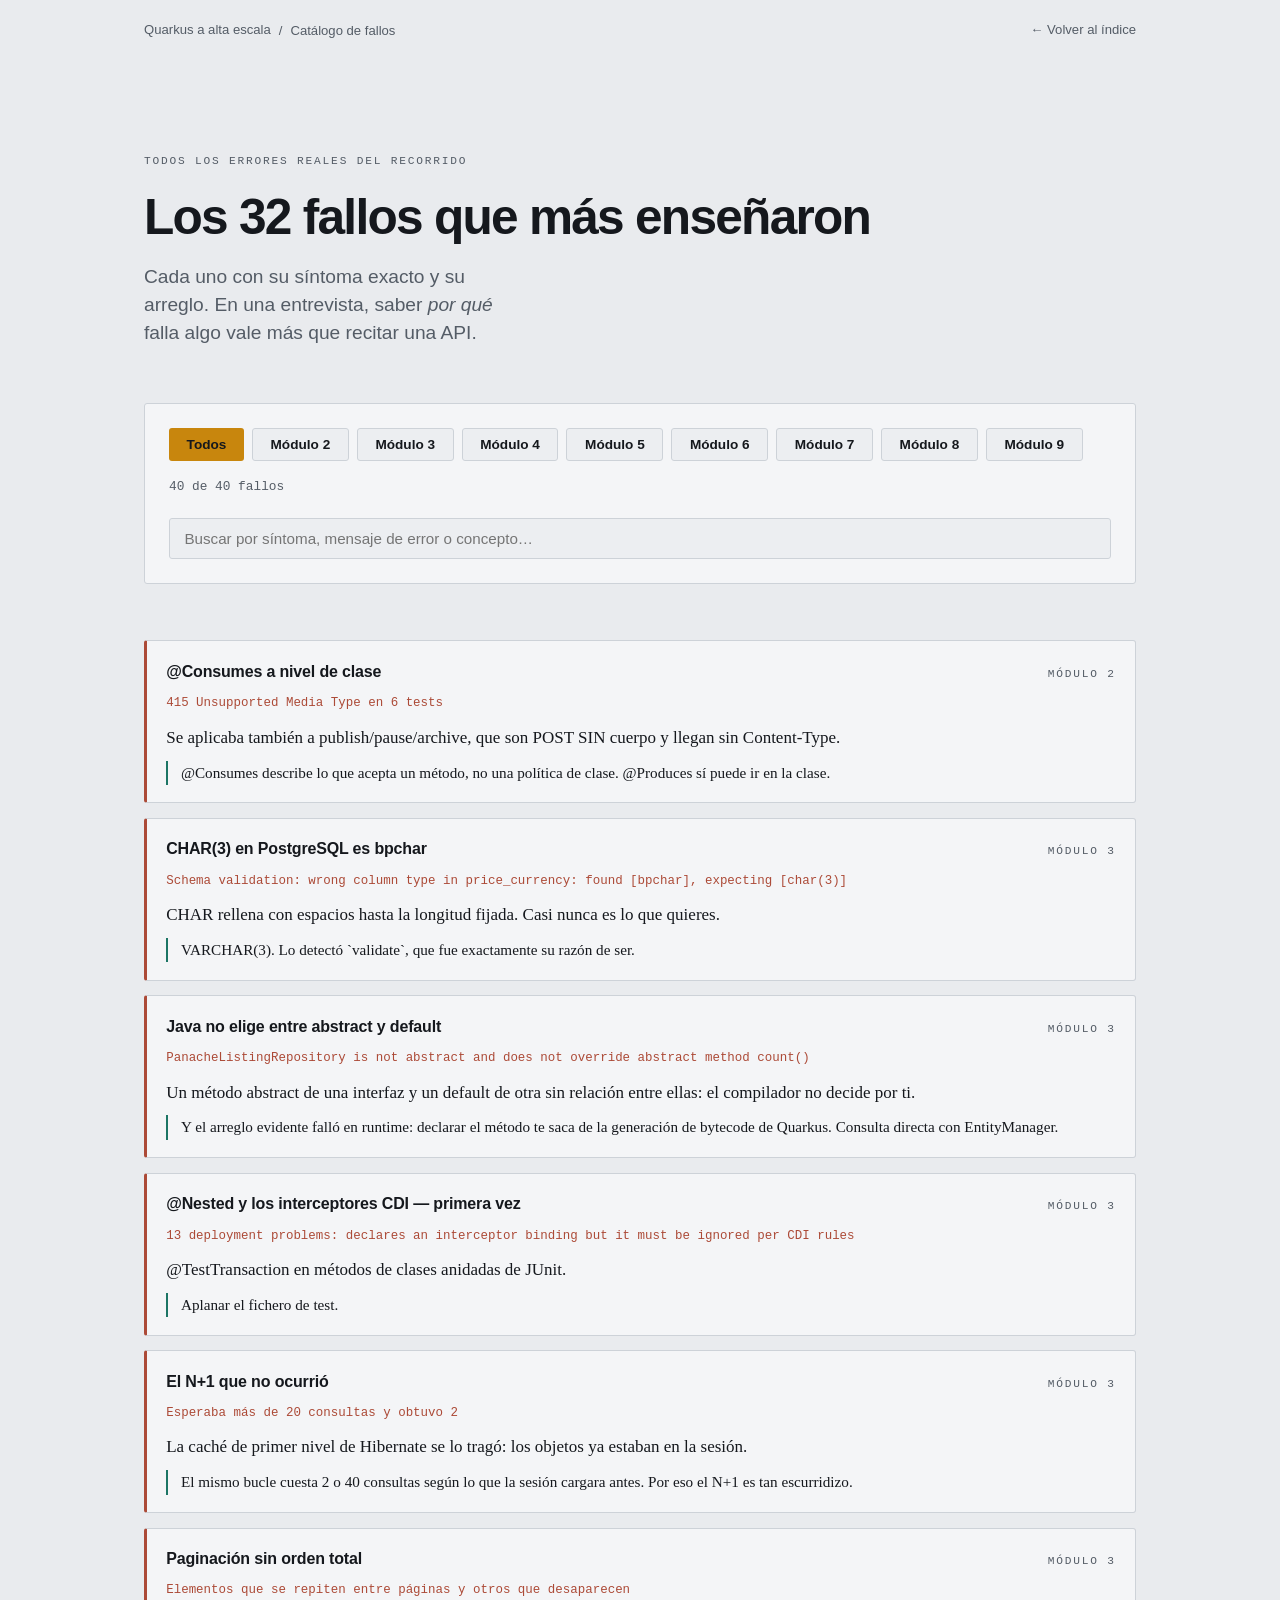
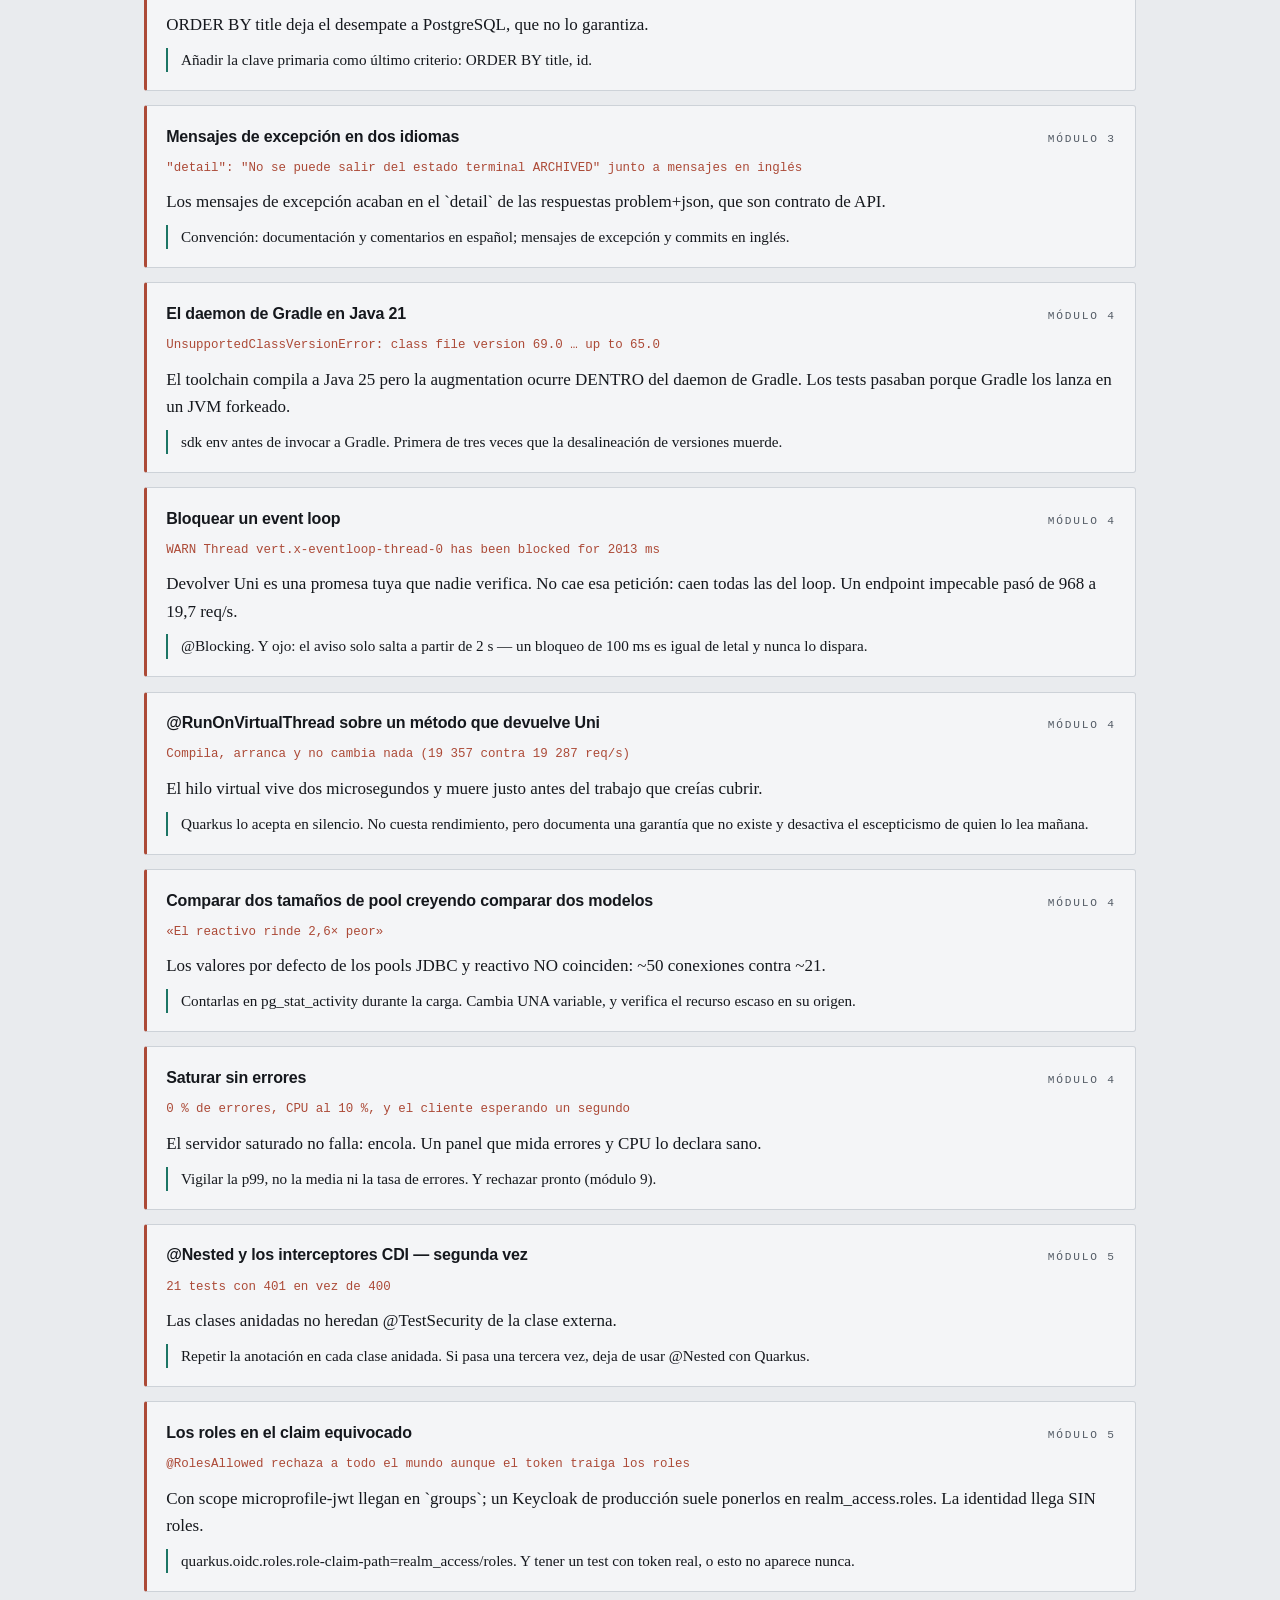
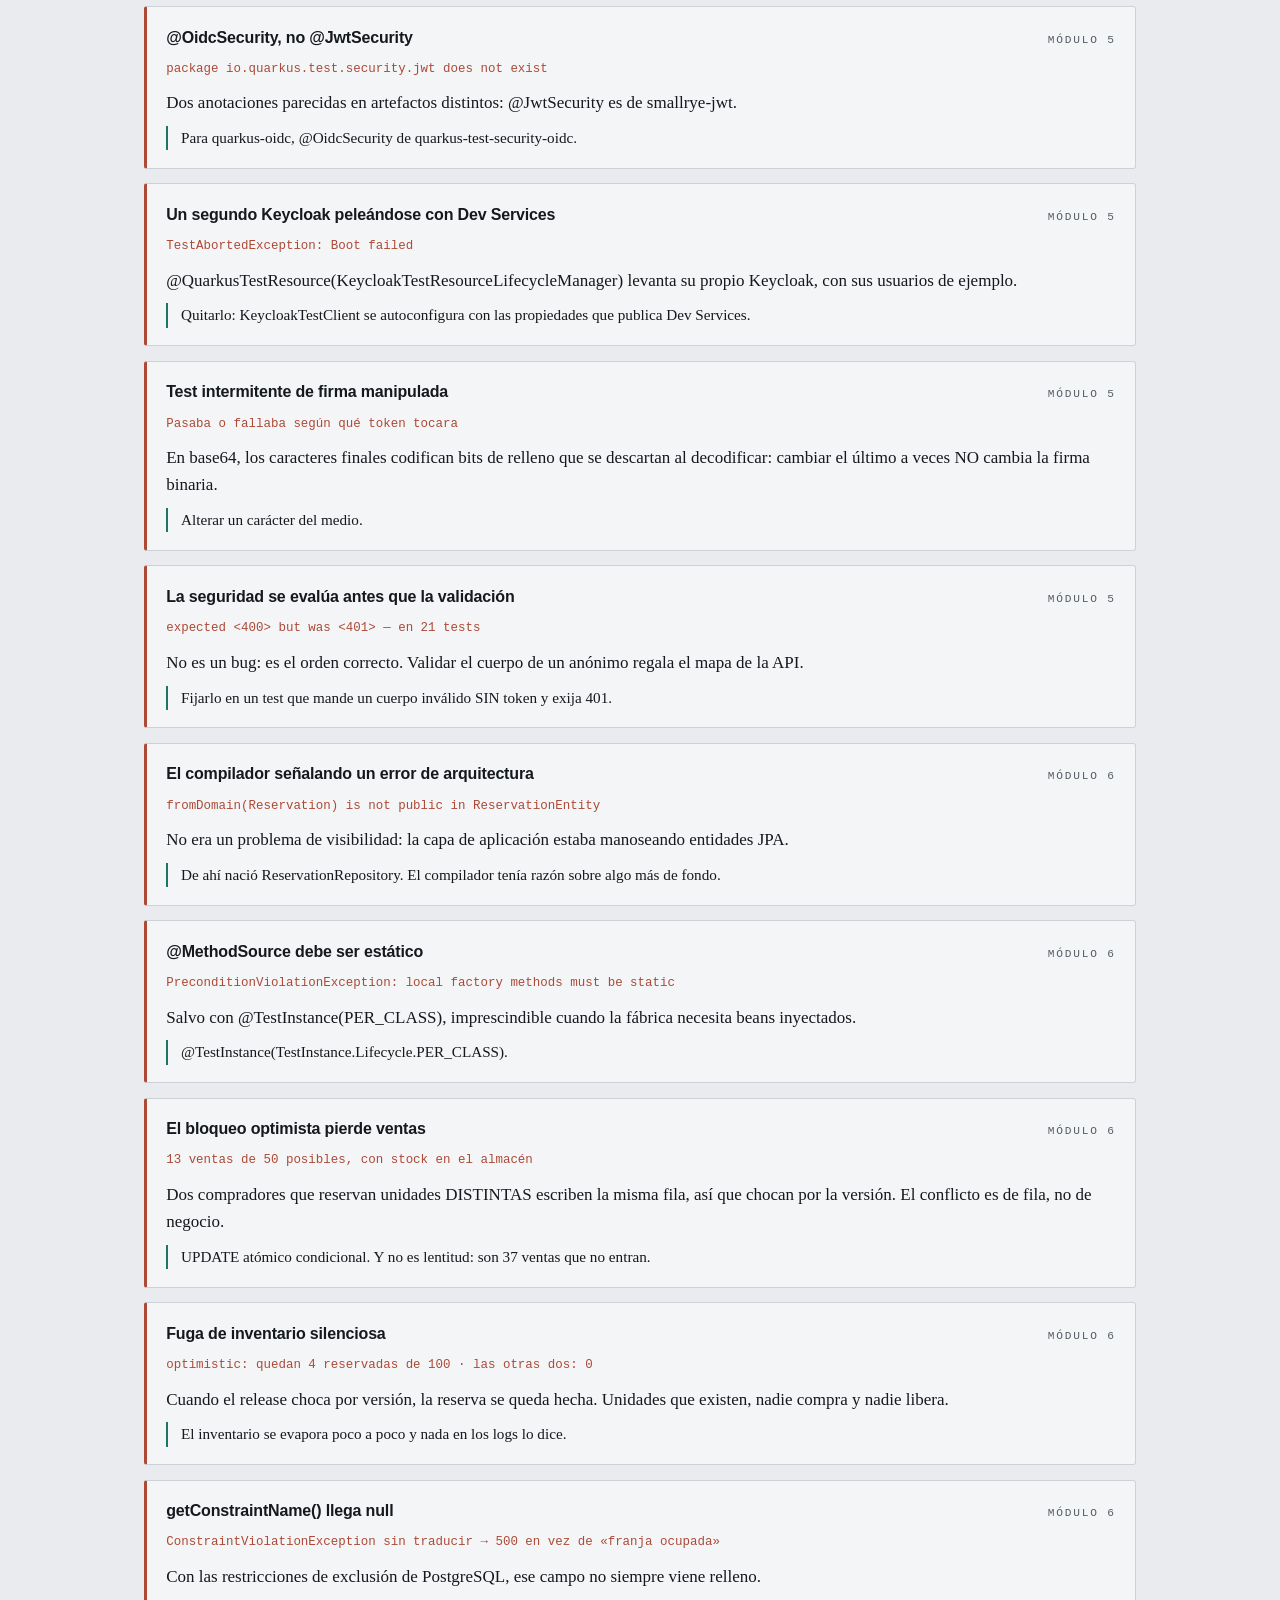
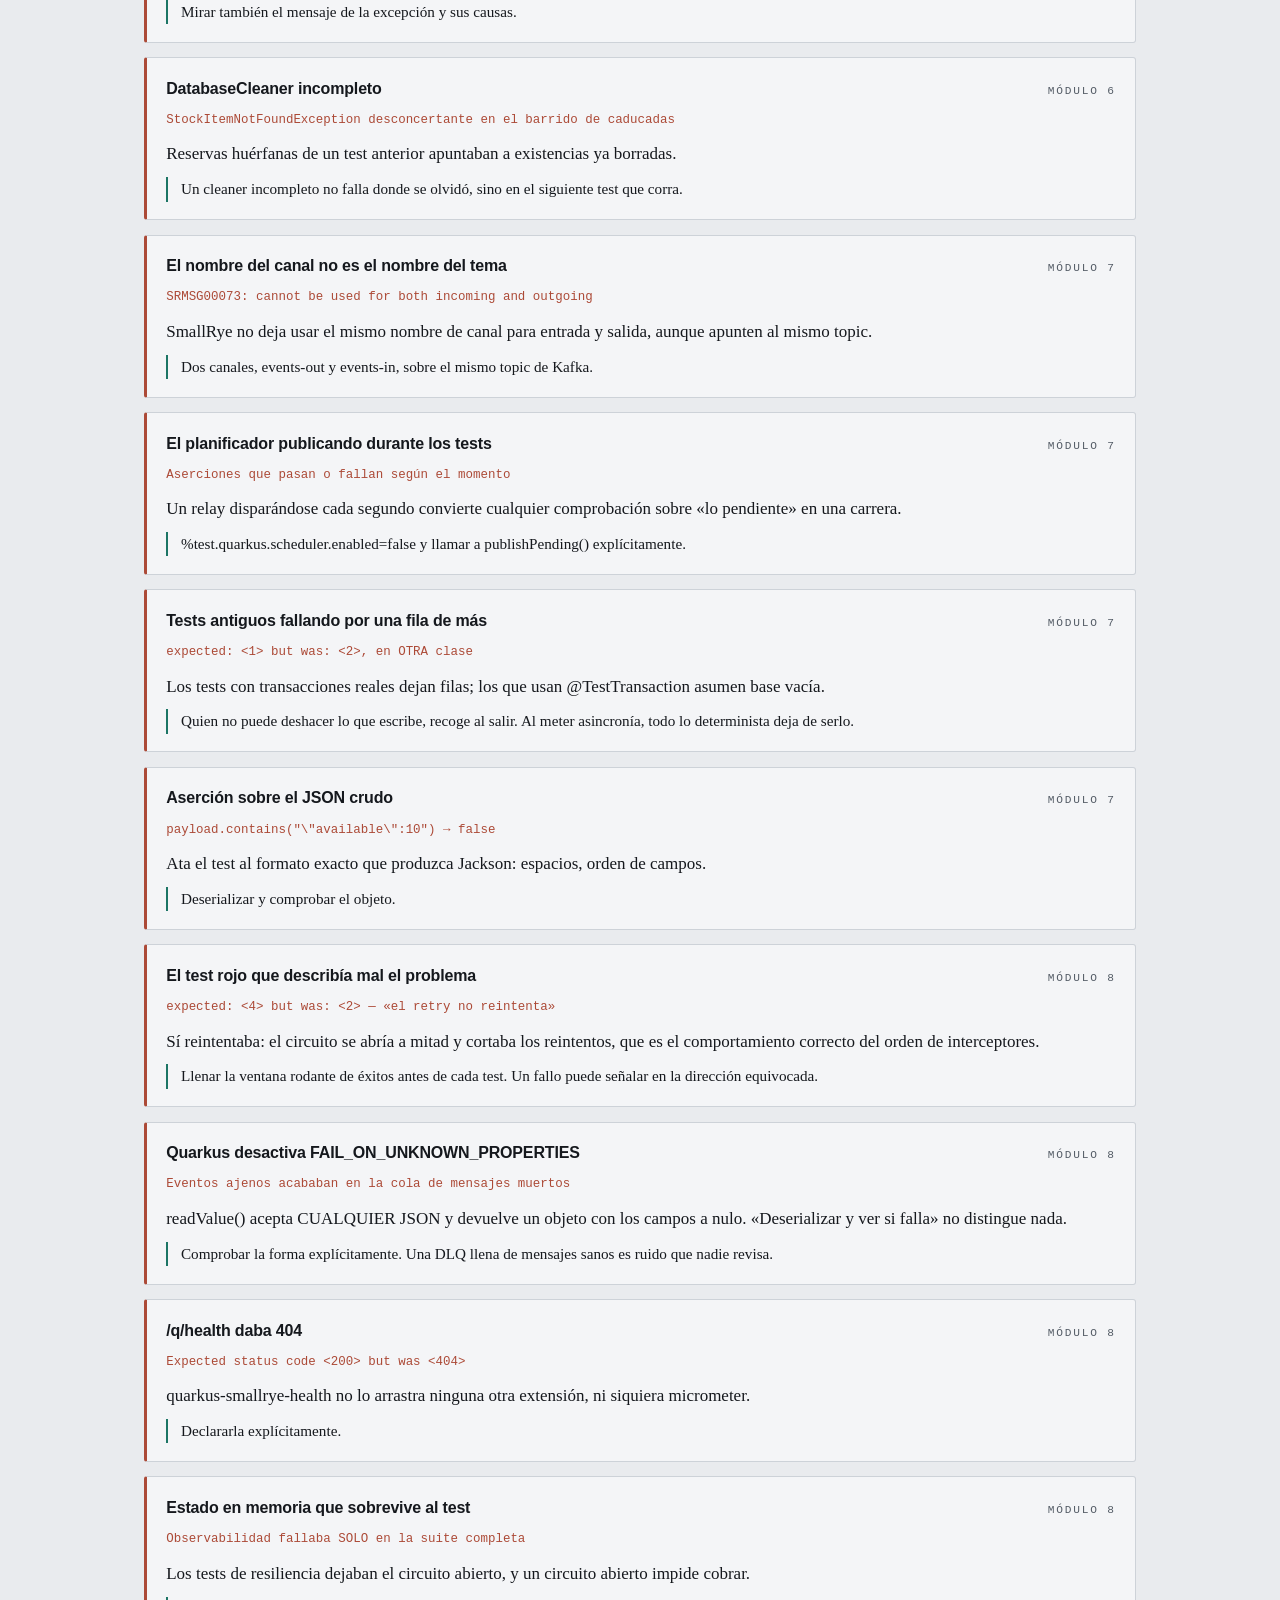
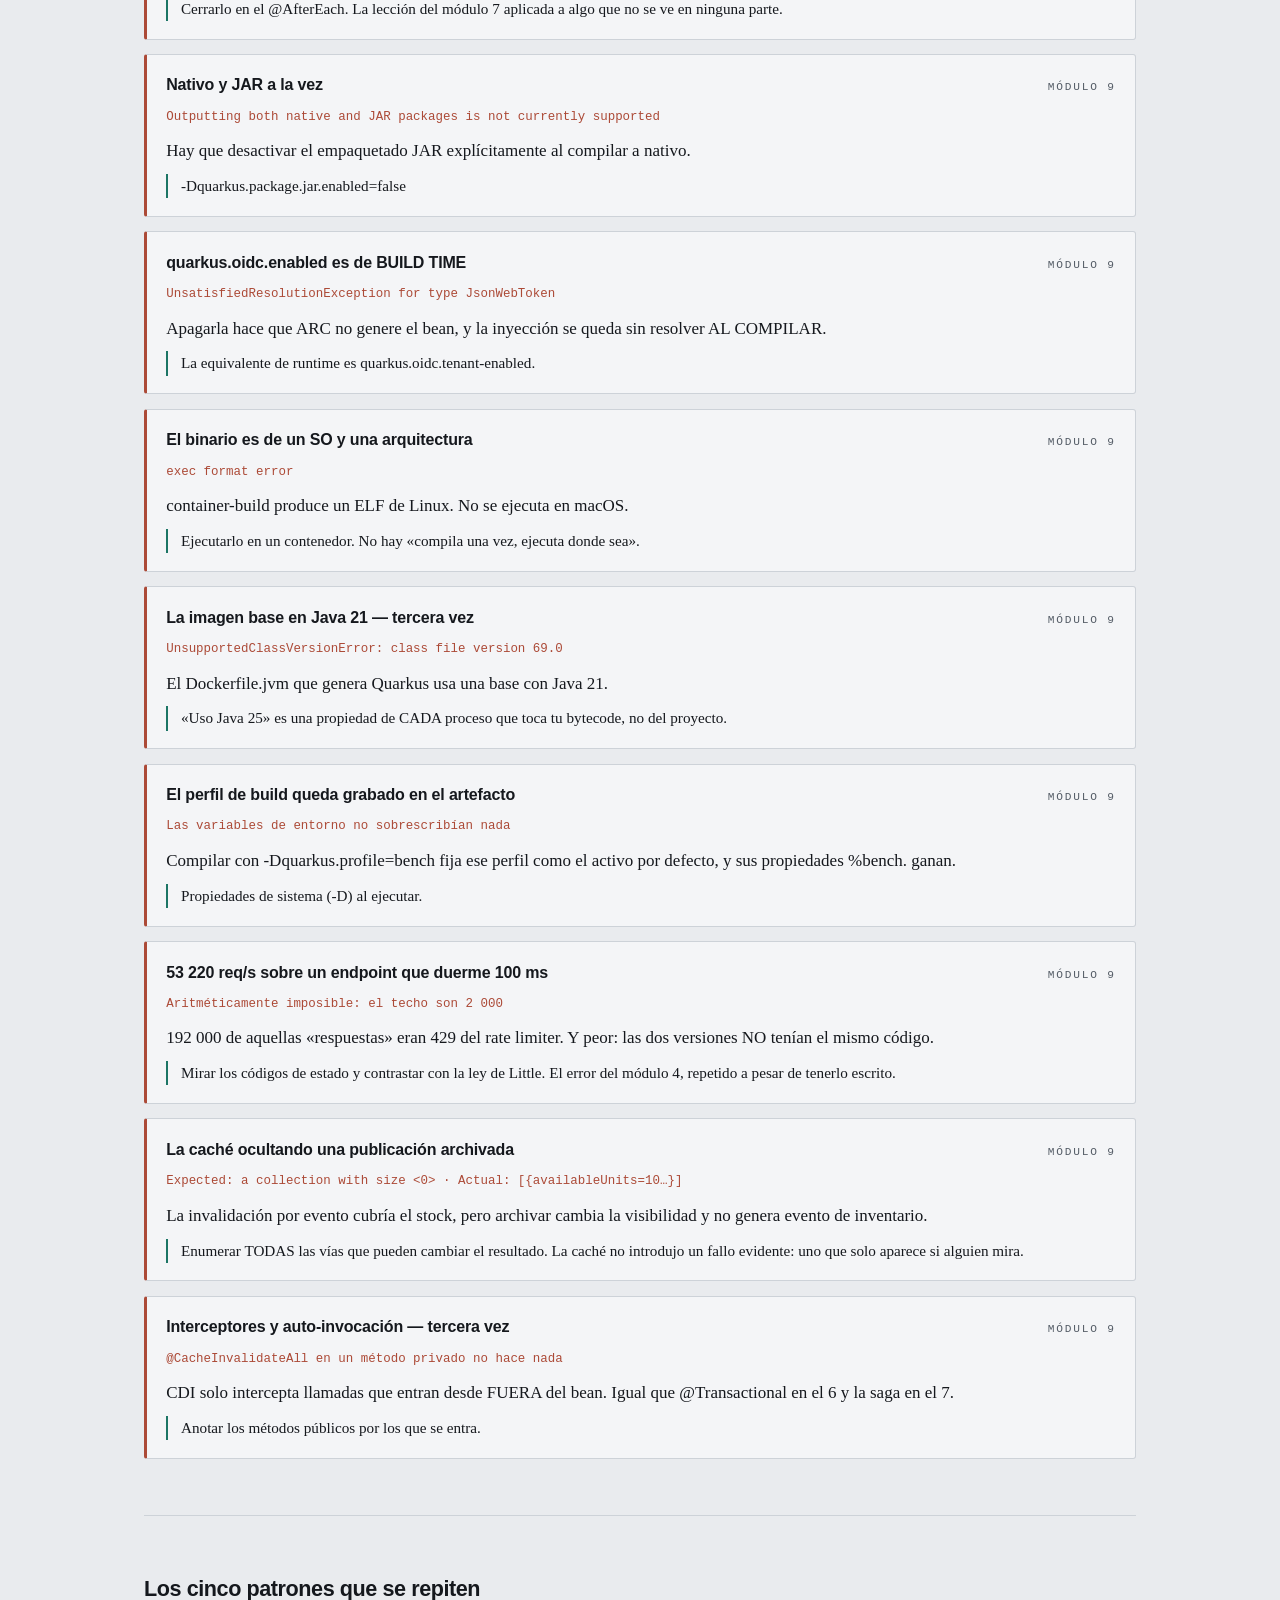
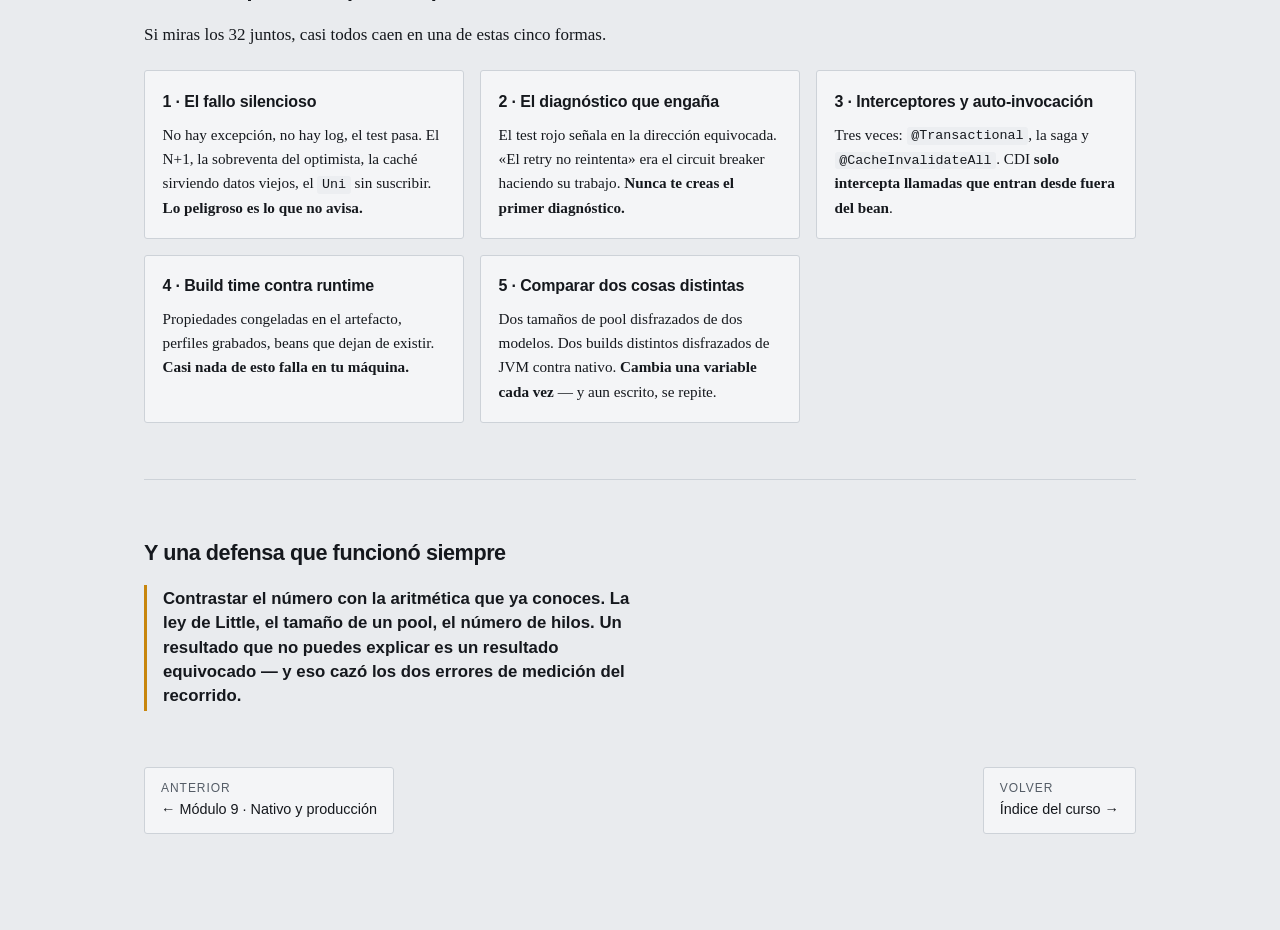
<file: docs/html/bugs.html>
<!doctype html>
<html lang="es">
<head>
<meta charset="utf-8">
<meta name="viewport" content="width=device-width, initial-scale=1">
<meta name="color-scheme" content="light dark">
<title>Los 32 fallos que más enseñaron</title>
<link rel="stylesheet" href="assets/style.css">
</head>
<body>
<div class="wrap">

<nav class="topnav">
  <div class="crumbs"><a href="index.html">Quarkus a alta escala</a> <span>/</span> <span>Catálogo de fallos</span></div>
  <a href="index.html">← Volver al índice</a>
</nav>

<header>
  <p class="eyebrow">Todos los errores reales del recorrido</p>
  <h1>Los 32 fallos que más enseñaron</h1>
  <p class="lede">
    Cada uno con su síntoma exacto y su arreglo. En una entrevista, saber <em>por qué</em> falla algo
    vale más que recitar una API.
  </p>
</header>

<section>
  <div class="sim">
    <div class="sim-head">
      <div class="ctl" id="filtros"></div>
      <span class="status" id="cuenta"></span>
    </div>
    <input id="buscar" type="search" placeholder="Buscar por síntoma, mensaje de error o concepto…"
      style="width:100%;padding:0.7rem 0.9rem;border:1px solid var(--line);border-radius:3px;background:var(--panel-2);color:var(--ink);font-family:var(--sans);font-size:0.95rem">
  </div>
</section>

<section>
  <div class="buglist" id="lista"></div>
  <p id="vacio" class="status" style="display:none">Ningún fallo coincide con esa búsqueda.</p>
</section>

<hr>

<section>
  <div class="prose stack">
    <h2>Los cinco patrones que se repiten</h2>
    <p>Si miras los 32 juntos, casi todos caen en una de estas cinco formas.</p>
  </div>

  <div class="cards">
    <div class="card">
      <h3>1 · El fallo silencioso</h3>
      <p>
        No hay excepción, no hay log, el test pasa. El N+1, la sobreventa del optimista, la caché
        sirviendo datos viejos, el <code>Uni</code> sin suscribir. <strong>Lo peligroso es lo que no
        avisa.</strong>
      </p>
    </div>
    <div class="card">
      <h3>2 · El diagnóstico que engaña</h3>
      <p>
        El test rojo señala en la dirección equivocada. «El retry no reintenta» era el circuit
        breaker haciendo su trabajo. <strong>Nunca te creas el primer diagnóstico.</strong>
      </p>
    </div>
    <div class="card">
      <h3>3 · Interceptores y auto-invocación</h3>
      <p>
        Tres veces: <code>@Transactional</code>, la saga y <code>@CacheInvalidateAll</code>. CDI
        <strong>solo intercepta llamadas que entran desde fuera del bean</strong>.
      </p>
    </div>
    <div class="card">
      <h3>4 · Build time contra runtime</h3>
      <p>
        Propiedades congeladas en el artefacto, perfiles grabados, beans que dejan de existir.
        <strong>Casi nada de esto falla en tu máquina.</strong>
      </p>
    </div>
    <div class="card">
      <h3>5 · Comparar dos cosas distintas</h3>
      <p>
        Dos tamaños de pool disfrazados de dos modelos. Dos builds distintos disfrazados de JVM
        contra nativo. <strong>Cambia una variable cada vez</strong> — y aun escrito, se repite.
      </p>
    </div>
  </div>
</section>

<hr>

<section>
  <div class="prose stack">
    <h2>Y una defensa que funcionó siempre</h2>
    <p class="thesis">
      Contrastar el número con la aritmética que ya conoces. La ley de Little, el tamaño de un pool,
      el número de hilos. <strong>Un resultado que no puedes explicar es un resultado
      equivocado</strong> — y eso cazó los dos errores de medición del recorrido.
    </p>
  </div>
</section>

<div class="pager">
  <a href="9-produccion.html"><small>Anterior</small> ← Módulo 9 · Nativo y producción</a>
  <a href="index.html"><small>Volver</small> Índice del curso →</a>
</div>

</div>

<script>
(function () {
  var BUGS = [
    { m: 2, t: "@Consumes a nivel de clase", s: "415 Unsupported Media Type en 6 tests",
      d: "Se aplicaba también a publish/pause/archive, que son POST SIN cuerpo y llegan sin Content-Type.",
      f: "@Consumes describe lo que acepta un método, no una política de clase. @Produces sí puede ir en la clase." },
    { m: 3, t: "CHAR(3) en PostgreSQL es bpchar", s: "Schema validation: wrong column type in price_currency: found [bpchar], expecting [char(3)]",
      d: "CHAR rellena con espacios hasta la longitud fijada. Casi nunca es lo que quieres.",
      f: "VARCHAR(3). Lo detectó `validate`, que fue exactamente su razón de ser." },
    { m: 3, t: "Java no elige entre abstract y default", s: "PanacheListingRepository is not abstract and does not override abstract method count()",
      d: "Un método abstract de una interfaz y un default de otra sin relación entre ellas: el compilador no decide por ti.",
      f: "Y el arreglo evidente falló en runtime: declarar el método te saca de la generación de bytecode de Quarkus. Consulta directa con EntityManager." },
    { m: 3, t: "@Nested y los interceptores CDI — primera vez", s: "13 deployment problems: declares an interceptor binding but it must be ignored per CDI rules",
      d: "@TestTransaction en métodos de clases anidadas de JUnit.",
      f: "Aplanar el fichero de test." },
    { m: 3, t: "El N+1 que no ocurrió", s: "Esperaba más de 20 consultas y obtuvo 2",
      d: "La caché de primer nivel de Hibernate se lo tragó: los objetos ya estaban en la sesión.",
      f: "El mismo bucle cuesta 2 o 40 consultas según lo que la sesión cargara antes. Por eso el N+1 es tan escurridizo." },
    { m: 3, t: "Paginación sin orden total", s: "Elementos que se repiten entre páginas y otros que desaparecen",
      d: "ORDER BY title deja el desempate a PostgreSQL, que no lo garantiza.",
      f: "Añadir la clave primaria como último criterio: ORDER BY title, id." },
    { m: 3, t: "Mensajes de excepción en dos idiomas", s: "\"detail\": \"No se puede salir del estado terminal ARCHIVED\" junto a mensajes en inglés",
      d: "Los mensajes de excepción acaban en el `detail` de las respuestas problem+json, que son contrato de API.",
      f: "Convención: documentación y comentarios en español; mensajes de excepción y commits en inglés." },
    { m: 4, t: "El daemon de Gradle en Java 21", s: "UnsupportedClassVersionError: class file version 69.0 … up to 65.0",
      d: "El toolchain compila a Java 25 pero la augmentation ocurre DENTRO del daemon de Gradle. Los tests pasaban porque Gradle los lanza en un JVM forkeado.",
      f: "sdk env antes de invocar a Gradle. Primera de tres veces que la desalineación de versiones muerde." },
    { m: 4, t: "Bloquear un event loop", s: "WARN Thread vert.x-eventloop-thread-0 has been blocked for 2013 ms",
      d: "Devolver Uni es una promesa tuya que nadie verifica. No cae esa petición: caen todas las del loop. Un endpoint impecable pasó de 968 a 19,7 req/s.",
      f: "@Blocking. Y ojo: el aviso solo salta a partir de 2 s — un bloqueo de 100 ms es igual de letal y nunca lo dispara." },
    { m: 4, t: "@RunOnVirtualThread sobre un método que devuelve Uni", s: "Compila, arranca y no cambia nada (19 357 contra 19 287 req/s)",
      d: "El hilo virtual vive dos microsegundos y muere justo antes del trabajo que creías cubrir.",
      f: "Quarkus lo acepta en silencio. No cuesta rendimiento, pero documenta una garantía que no existe y desactiva el escepticismo de quien lo lea mañana." },
    { m: 4, t: "Comparar dos tamaños de pool creyendo comparar dos modelos", s: "«El reactivo rinde 2,6× peor»",
      d: "Los valores por defecto de los pools JDBC y reactivo NO coinciden: ~50 conexiones contra ~21.",
      f: "Contarlas en pg_stat_activity durante la carga. Cambia UNA variable, y verifica el recurso escaso en su origen." },
    { m: 4, t: "Saturar sin errores", s: "0 % de errores, CPU al 10 %, y el cliente esperando un segundo",
      d: "El servidor saturado no falla: encola. Un panel que mida errores y CPU lo declara sano.",
      f: "Vigilar la p99, no la media ni la tasa de errores. Y rechazar pronto (módulo 9)." },
    { m: 5, t: "@Nested y los interceptores CDI — segunda vez", s: "21 tests con 401 en vez de 400",
      d: "Las clases anidadas no heredan @TestSecurity de la clase externa.",
      f: "Repetir la anotación en cada clase anidada. Si pasa una tercera vez, deja de usar @Nested con Quarkus." },
    { m: 5, t: "Los roles en el claim equivocado", s: "@RolesAllowed rechaza a todo el mundo aunque el token traiga los roles",
      d: "Con scope microprofile-jwt llegan en `groups`; un Keycloak de producción suele ponerlos en realm_access.roles. La identidad llega SIN roles.",
      f: "quarkus.oidc.roles.role-claim-path=realm_access/roles. Y tener un test con token real, o esto no aparece nunca." },
    { m: 5, t: "@OidcSecurity, no @JwtSecurity", s: "package io.quarkus.test.security.jwt does not exist",
      d: "Dos anotaciones parecidas en artefactos distintos: @JwtSecurity es de smallrye-jwt.",
      f: "Para quarkus-oidc, @OidcSecurity de quarkus-test-security-oidc." },
    { m: 5, t: "Un segundo Keycloak peleándose con Dev Services", s: "TestAbortedException: Boot failed",
      d: "@QuarkusTestResource(KeycloakTestResourceLifecycleManager) levanta su propio Keycloak, con sus usuarios de ejemplo.",
      f: "Quitarlo: KeycloakTestClient se autoconfigura con las propiedades que publica Dev Services." },
    { m: 5, t: "Test intermitente de firma manipulada", s: "Pasaba o fallaba según qué token tocara",
      d: "En base64, los caracteres finales codifican bits de relleno que se descartan al decodificar: cambiar el último a veces NO cambia la firma binaria.",
      f: "Alterar un carácter del medio." },
    { m: 5, t: "La seguridad se evalúa antes que la validación", s: "expected <400> but was <401> — en 21 tests",
      d: "No es un bug: es el orden correcto. Validar el cuerpo de un anónimo regala el mapa de la API.",
      f: "Fijarlo en un test que mande un cuerpo inválido SIN token y exija 401." },
    { m: 6, t: "El compilador señalando un error de arquitectura", s: "fromDomain(Reservation) is not public in ReservationEntity",
      d: "No era un problema de visibilidad: la capa de aplicación estaba manoseando entidades JPA.",
      f: "De ahí nació ReservationRepository. El compilador tenía razón sobre algo más de fondo." },
    { m: 6, t: "@MethodSource debe ser estático", s: "PreconditionViolationException: local factory methods must be static",
      d: "Salvo con @TestInstance(PER_CLASS), imprescindible cuando la fábrica necesita beans inyectados.",
      f: "@TestInstance(TestInstance.Lifecycle.PER_CLASS)." },
    { m: 6, t: "El bloqueo optimista pierde ventas", s: "13 ventas de 50 posibles, con stock en el almacén",
      d: "Dos compradores que reservan unidades DISTINTAS escriben la misma fila, así que chocan por la versión. El conflicto es de fila, no de negocio.",
      f: "UPDATE atómico condicional. Y no es lentitud: son 37 ventas que no entran." },
    { m: 6, t: "Fuga de inventario silenciosa", s: "optimistic: quedan 4 reservadas de 100 · las otras dos: 0",
      d: "Cuando el release choca por versión, la reserva se queda hecha. Unidades que existen, nadie compra y nadie libera.",
      f: "El inventario se evapora poco a poco y nada en los logs lo dice." },
    { m: 6, t: "getConstraintName() llega null", s: "ConstraintViolationException sin traducir → 500 en vez de «franja ocupada»",
      d: "Con las restricciones de exclusión de PostgreSQL, ese campo no siempre viene relleno.",
      f: "Mirar también el mensaje de la excepción y sus causas." },
    { m: 6, t: "DatabaseCleaner incompleto", s: "StockItemNotFoundException desconcertante en el barrido de caducadas",
      d: "Reservas huérfanas de un test anterior apuntaban a existencias ya borradas.",
      f: "Un cleaner incompleto no falla donde se olvidó, sino en el siguiente test que corra." },
    { m: 7, t: "El nombre del canal no es el nombre del tema", s: "SRMSG00073: cannot be used for both incoming and outgoing",
      d: "SmallRye no deja usar el mismo nombre de canal para entrada y salida, aunque apunten al mismo topic.",
      f: "Dos canales, events-out y events-in, sobre el mismo topic de Kafka." },
    { m: 7, t: "El planificador publicando durante los tests", s: "Aserciones que pasan o fallan según el momento",
      d: "Un relay disparándose cada segundo convierte cualquier comprobación sobre «lo pendiente» en una carrera.",
      f: "%test.quarkus.scheduler.enabled=false y llamar a publishPending() explícitamente." },
    { m: 7, t: "Tests antiguos fallando por una fila de más", s: "expected: <1> but was: <2>, en OTRA clase",
      d: "Los tests con transacciones reales dejan filas; los que usan @TestTransaction asumen base vacía.",
      f: "Quien no puede deshacer lo que escribe, recoge al salir. Al meter asincronía, todo lo determinista deja de serlo." },
    { m: 7, t: "Aserción sobre el JSON crudo", s: "payload.contains(\"\\\"available\\\":10\") → false",
      d: "Ata el test al formato exacto que produzca Jackson: espacios, orden de campos.",
      f: "Deserializar y comprobar el objeto." },
    { m: 8, t: "El test rojo que describía mal el problema", s: "expected: <4> but was: <2> — «el retry no reintenta»",
      d: "Sí reintentaba: el circuito se abría a mitad y cortaba los reintentos, que es el comportamiento correcto del orden de interceptores.",
      f: "Llenar la ventana rodante de éxitos antes de cada test. Un fallo puede señalar en la dirección equivocada." },
    { m: 8, t: "Quarkus desactiva FAIL_ON_UNKNOWN_PROPERTIES", s: "Eventos ajenos acababan en la cola de mensajes muertos",
      d: "readValue() acepta CUALQUIER JSON y devuelve un objeto con los campos a nulo. «Deserializar y ver si falla» no distingue nada.",
      f: "Comprobar la forma explícitamente. Una DLQ llena de mensajes sanos es ruido que nadie revisa." },
    { m: 8, t: "/q/health daba 404", s: "Expected status code <200> but was <404>",
      d: "quarkus-smallrye-health no lo arrastra ninguna otra extensión, ni siquiera micrometer.",
      f: "Declararla explícitamente." },
    { m: 8, t: "Estado en memoria que sobrevive al test", s: "Observabilidad fallaba SOLO en la suite completa",
      d: "Los tests de resiliencia dejaban el circuito abierto, y un circuito abierto impide cobrar.",
      f: "Cerrarlo en el @AfterEach. La lección del módulo 7 aplicada a algo que no se ve en ninguna parte." },
    { m: 9, t: "Nativo y JAR a la vez", s: "Outputting both native and JAR packages is not currently supported",
      d: "Hay que desactivar el empaquetado JAR explícitamente al compilar a nativo.",
      f: "-Dquarkus.package.jar.enabled=false" },
    { m: 9, t: "quarkus.oidc.enabled es de BUILD TIME", s: "UnsatisfiedResolutionException for type JsonWebToken",
      d: "Apagarla hace que ARC no genere el bean, y la inyección se queda sin resolver AL COMPILAR.",
      f: "La equivalente de runtime es quarkus.oidc.tenant-enabled." },
    { m: 9, t: "El binario es de un SO y una arquitectura", s: "exec format error",
      d: "container-build produce un ELF de Linux. No se ejecuta en macOS.",
      f: "Ejecutarlo en un contenedor. No hay «compila una vez, ejecuta donde sea»." },
    { m: 9, t: "La imagen base en Java 21 — tercera vez", s: "UnsupportedClassVersionError: class file version 69.0",
      d: "El Dockerfile.jvm que genera Quarkus usa una base con Java 21.",
      f: "«Uso Java 25» es una propiedad de CADA proceso que toca tu bytecode, no del proyecto." },
    { m: 9, t: "El perfil de build queda grabado en el artefacto", s: "Las variables de entorno no sobrescribían nada",
      d: "Compilar con -Dquarkus.profile=bench fija ese perfil como el activo por defecto, y sus propiedades %bench. ganan.",
      f: "Propiedades de sistema (-D) al ejecutar." },
    { m: 9, t: "53 220 req/s sobre un endpoint que duerme 100 ms", s: "Aritméticamente imposible: el techo son 2 000",
      d: "192 000 de aquellas «respuestas» eran 429 del rate limiter. Y peor: las dos versiones NO tenían el mismo código.",
      f: "Mirar los códigos de estado y contrastar con la ley de Little. El error del módulo 4, repetido a pesar de tenerlo escrito." },
    { m: 9, t: "La caché ocultando una publicación archivada", s: "Expected: a collection with size <0> · Actual: [{availableUnits=10…}]",
      d: "La invalidación por evento cubría el stock, pero archivar cambia la visibilidad y no genera evento de inventario.",
      f: "Enumerar TODAS las vías que pueden cambiar el resultado. La caché no introdujo un fallo evidente: uno que solo aparece si alguien mira." },
    { m: 9, t: "Interceptores y auto-invocación — tercera vez", s: "@CacheInvalidateAll en un método privado no hace nada",
      d: "CDI solo intercepta llamadas que entran desde FUERA del bean. Igual que @Transactional en el 6 y la saga en el 7.",
      f: "Anotar los métodos públicos por los que se entra." }
  ];

  var lista = document.getElementById("lista");
  var buscar = document.getElementById("buscar");
  var cuenta = document.getElementById("cuenta");
  var vacio = document.getElementById("vacio");
  var filtroMod = null;

  var modulos = [];
  BUGS.forEach(function (b) { if (modulos.indexOf(b.m) < 0) modulos.push(b.m); });
  modulos.sort(function (a, b) { return a - b; });

  var cont = document.getElementById("filtros");
  var btnTodos = document.createElement("button");
  btnTodos.textContent = "Todos";
  btnTodos.setAttribute("aria-pressed", "true");
  btnTodos.addEventListener("click", function () { filtroMod = null; marcar(); pintar(); });
  cont.appendChild(btnTodos);
  var botones = [btnTodos];
  modulos.forEach(function (m) {
    var b = document.createElement("button");
    b.className = "alt";
    b.textContent = "Módulo " + m;
    b.addEventListener("click", function () { filtroMod = m; marcar(b); pintar(); });
    cont.appendChild(b);
    botones.push(b);
  });
  function marcar(activo) {
    botones.forEach(function (b) { b.setAttribute("aria-pressed", b === (activo || btnTodos) ? "true" : "false"); });
  }

  function pintar() {
    var q = buscar.value.trim().toLowerCase();
    lista.innerHTML = "";
    var n = 0;
    BUGS.forEach(function (b) {
      if (filtroMod !== null && b.m !== filtroMod) return;
      if (q && (b.t + " " + b.s + " " + b.d + " " + b.f).toLowerCase().indexOf(q) < 0) return;
      n++;
      var d = document.createElement("div");
      d.className = "bug";
      d.innerHTML =
        "<div style='display:flex;justify-content:space-between;gap:1rem;align-items:baseline'>" +
        "<h3>" + b.t + "</h3>" +
        "<span class='eyebrow' style='white-space:nowrap'>MÓDULO " + b.m + "</span></div>" +
        "<p class='sym'>" + b.s + "</p>" +
        "<p>" + b.d + "</p>" +
        "<p class='fix'>" + b.f + "</p>";
      lista.appendChild(d);
    });
    cuenta.textContent = n + " de " + BUGS.length + " fallos";
    vacio.style.display = n === 0 ? "block" : "none";
  }

  buscar.addEventListener("input", pintar);
  pintar();
})();
</script>
</body>
</html>
</file>
<file: docs/html/assets/style.css>
/* ============================================================================
   Quarkus a alta escala — hoja de estilos común
   ============================================================================ */

*, *::before, *::after { box-sizing: border-box; }
img, svg { max-width: 100%; }

:root {
  --ground: #e9ebee;
  --panel: #f4f5f7;
  --panel-2: #eceef1;
  --line: #cdd2d8;
  --ink: #15181d;
  --ink-soft: #545c66;
  --accent: #c8860d;
  --accent-soft: #f0e0bd;
  --busy: #ac4a37;
  --free: #1c7565;
  --wait: #9aa3ad;
  --info: #2f6f9f;
  --info-soft: #dbe8f2;
  --bad-soft: #f6e0dc;
  --good-soft: #d7ebe5;

  --serif: "Iowan Old Style", "Palatino Linotype", Palatino, "Book Antiqua", Georgia, serif;
  --sans: -apple-system, BlinkMacSystemFont, "Segoe UI", Roboto, "Helvetica Neue", Arial, sans-serif;
  --mono: ui-monospace, "SF Mono", SFMono-Regular, Menlo, Consolas, monospace;
}

@media (prefers-color-scheme: dark) {
  :root:not([data-theme="light"]) {
    --ground: #14171b;
    --panel: #1b1f25;
    --panel-2: #222831;
    --line: #2f353d;
    --ink: #e7e9ec;
    --ink-soft: #98a1ac;
    --accent: #e5a92c;
    --accent-soft: #3a2f18;
    --busy: #d46b55;
    --free: #3fa08c;
    --wait: #5c656f;
    --info: #6aa9d8;
    --info-soft: #1d2b38;
    --bad-soft: #33211e;
    --good-soft: #14302b;
  }
}

:root[data-theme="dark"] {
  --ground: #14171b;
  --panel: #1b1f25;
  --panel-2: #222831;
  --line: #2f353d;
  --ink: #e7e9ec;
  --ink-soft: #98a1ac;
  --accent: #e5a92c;
  --accent-soft: #3a2f18;
  --busy: #d46b55;
  --free: #3fa08c;
  --wait: #5c656f;
  --info: #6aa9d8;
  --info-soft: #1d2b38;
  --bad-soft: #33211e;
  --good-soft: #14302b;
}

body {
  background: var(--ground);
  color: var(--ink);
  font-family: var(--serif);
  font-size: 1.0625rem;
  line-height: 1.6;
  margin: 0;
  padding: 0 1.25rem 6rem;
}

.wrap { max-width: 62rem; margin: 0 auto; display: flex; flex-direction: column; gap: 3.5rem; }
.prose { max-width: 36rem; }
.stack { display: flex; flex-direction: column; gap: 0.9rem; }
section { display: flex; flex-direction: column; gap: 1.4rem; }
p { margin: 0; }

h1, h2, h3, .lede, .eyebrow { font-family: var(--sans); text-wrap: balance; }
h1 { font-size: clamp(2rem, 6vw, 3.1rem); font-weight: 800; letter-spacing: -0.035em; line-height: 1.02; margin: 0; }
h2 { font-size: 1.35rem; font-weight: 750; letter-spacing: -0.02em; margin: 0; }
h3 { font-size: 1rem; font-weight: 700; letter-spacing: -0.01em; margin: 0; }

.eyebrow { font-family: var(--mono); font-size: 0.7rem; letter-spacing: 0.16em; text-transform: uppercase; color: var(--ink-soft); }
.lede { font-size: 1.2rem; font-weight: 400; color: var(--ink-soft); max-width: 34rem; line-height: 1.45; }

.thesis {
  font-family: var(--sans); font-size: 1.05rem; font-weight: 650; line-height: 1.45;
  border-left: 3px solid var(--accent); padding: 0.15rem 0 0.15rem 1rem; max-width: 32rem;
}

header { padding-top: 3.5rem; display: flex; flex-direction: column; gap: 1.3rem; }
hr { border: none; border-top: 1px solid var(--line); margin: 0; }

/* ---- navegación ---- */

.topnav {
  display: flex; align-items: center; justify-content: space-between; gap: 1rem;
  padding: 1.2rem 0 0; font-family: var(--sans); font-size: 0.82rem; flex-wrap: wrap;
}
.topnav a { color: var(--ink-soft); text-decoration: none; border-bottom: 1px solid transparent; }
.topnav a:hover { color: var(--ink); border-bottom-color: var(--accent); }
.crumbs { display: flex; gap: 0.5rem; align-items: center; color: var(--ink-soft); }

.pager { display: flex; justify-content: space-between; gap: 1rem; font-family: var(--sans); font-size: 0.9rem; flex-wrap: wrap; }
.pager a {
  color: var(--ink); text-decoration: none; background: var(--panel);
  border: 1px solid var(--line); border-radius: 3px; padding: 0.7rem 1rem; display: block; max-width: 22rem;
}
.pager a:hover { border-color: var(--accent); }
.pager small { display: block; color: var(--ink-soft); font-size: 0.75rem; text-transform: uppercase; letter-spacing: 0.08em; }

/* ---- código ---- */

pre {
  font-family: var(--mono); font-size: 0.83rem; line-height: 1.65;
  background: var(--panel); border: 1px solid var(--line); border-left: 3px solid var(--line);
  border-radius: 3px; padding: 1.1rem 1.2rem; overflow-x: auto; margin: 0;
}
pre.good { border-left-color: var(--free); }
pre.bad { border-left-color: var(--busy); }
code { font-family: var(--mono); font-size: 0.88em; background: var(--panel-2); padding: 0.1em 0.35em; border-radius: 3px; }
pre code { background: none; padding: 0; }
.kw { color: var(--info); font-weight: 600; }
.cm { color: var(--ink-soft); font-style: italic; }
.str { color: var(--free); }
pre mark { background: var(--accent-soft); color: var(--ink); padding: 0.05em 0.25em; border-radius: 2px; }

/* ---- simulaciones ---- */

.sim {
  background: var(--panel); border: 1px solid var(--line); border-radius: 3px;
  padding: 1.5rem; display: flex; flex-direction: column; gap: 1.3rem; overflow-x: auto;
}
.sim-head { display: flex; align-items: center; justify-content: space-between; gap: 1rem; flex-wrap: wrap; }

button.play, .ctl button {
  font-family: var(--sans); font-size: 0.85rem; font-weight: 650;
  color: var(--ground); background: var(--ink); border: none; border-radius: 3px;
  padding: 0.5rem 1.1rem; cursor: pointer;
}
button.play:hover, .ctl button:hover { background: var(--accent); color: #15181d; }
.ctl { display: flex; gap: 0.5rem; flex-wrap: wrap; }
.ctl button.alt { background: var(--panel-2); color: var(--ink); border: 1px solid var(--line); }
.ctl button.alt:hover { border-color: var(--accent); background: var(--panel-2); color: var(--ink); }
.ctl button[aria-pressed="true"] { background: var(--accent); color: #15181d; border-color: var(--accent); }

.legend { display: flex; gap: 1rem; flex-wrap: wrap; font-family: var(--sans); font-size: 0.75rem; color: var(--ink-soft); }
.key { display: inline-flex; align-items: center; gap: 0.35rem; }
.swatch { width: 0.7rem; height: 0.7rem; border-radius: 2px; display: inline-block; }

.lane { display: flex; flex-direction: column; gap: 0.5rem; min-width: 30rem; }
.lane-title { font-family: var(--sans); font-size: 0.85rem; font-weight: 650; display: flex; justify-content: space-between; gap: 1rem; }
.lane-total { color: var(--ink-soft); font-weight: 400; font-family: var(--mono); font-size: 0.78rem; }
.rows { position: relative; display: flex; flex-direction: column; gap: 0.3rem; }
.row { display: flex; align-items: center; gap: 0.7rem; }
.row-label { font-family: var(--mono); font-size: 0.72rem; color: var(--ink-soft); width: 6.2rem; flex: none; text-align: right; }
.track { position: relative; height: 1.1rem; flex: 1; background: var(--panel-2); border-radius: 2px; }
.track.thin { height: 0.55rem; }
.seg { position: absolute; top: 0; bottom: 0; border-radius: 2px; overflow: hidden; }
.seg > i { display: block; height: 100%; width: 100%; transform-origin: left center; transform: scaleX(0); }
.seg.busy > i { background: var(--busy); }
.seg.wait > i { background: var(--wait); }
.seg.free > i { background: var(--free); }
.seg.idle > i { background: transparent; }
.seg.info > i { background: var(--info); }
.seg-tag { position: absolute; inset: 0; display: flex; align-items: center; padding-left: 0.4rem;
  font-family: var(--mono); font-size: 0.62rem; color: #fff; opacity: 0; transition: opacity 0.2s; }
.playhead { position: absolute; top: -0.2rem; bottom: -0.2rem; width: 1px; background: var(--accent); pointer-events: none; }
.axis { display: flex; gap: 0.7rem; }
.axis > span:first-child { width: 6.2rem; flex: none; }
.ticks { position: relative; flex: 1; height: 1rem; }
.tick { position: absolute; font-family: var(--mono); font-size: 0.65rem; color: var(--ink-soft); transform: translateX(-50%); }

/* ---- tarjetas ---- */

.cards { display: grid; grid-template-columns: repeat(auto-fit, minmax(15rem, 1fr)); gap: 1rem; }
.card { background: var(--panel); border: 1px solid var(--line); border-radius: 3px; padding: 1.1rem; display: flex; flex-direction: column; gap: 0.5rem; }
.card p { font-size: 0.95rem; }
.card.bad { border-left: 3px solid var(--busy); }
.card.good { border-left: 3px solid var(--free); }

/* ---- métricas ---- */

.metrics { display: grid; grid-template-columns: repeat(auto-fit, minmax(9rem, 1fr)); gap: 1rem; }
.metric { background: var(--panel); border: 1px solid var(--line); border-radius: 3px; padding: 1rem; display: flex; flex-direction: column; gap: 0.2rem; }
.metric .n { font-family: var(--sans); font-size: 1.8rem; font-weight: 800; letter-spacing: -0.03em; line-height: 1; }
.metric .l { font-family: var(--sans); font-size: 0.75rem; color: var(--ink-soft); }
.metric.hl .n { color: var(--accent); }

/* ---- tablas ---- */

table { border-collapse: collapse; width: 100%; font-family: var(--sans); font-size: 0.88rem; }
th, td { text-align: left; padding: 0.6rem 0.8rem; border-bottom: 1px solid var(--line); vertical-align: top; }
th { font-weight: 650; color: var(--ink-soft); font-size: 0.75rem; text-transform: uppercase; letter-spacing: 0.06em; }
td.num, th.num { text-align: right; font-family: var(--mono); }
.tablewrap { overflow-x: auto; background: var(--panel); border: 1px solid var(--line); border-radius: 3px; padding: 0.3rem 1rem; }

/* ---- bugs ---- */

.bug { background: var(--panel); border: 1px solid var(--line); border-left: 3px solid var(--busy); border-radius: 3px; padding: 1.1rem 1.2rem; display: flex; flex-direction: column; gap: 0.6rem; }
.bug .sym { font-family: var(--mono); font-size: 0.78rem; color: var(--busy); }
.bug .fix { border-left: 2px solid var(--free); padding-left: 0.8rem; font-size: 0.95rem; }
.buglist { display: flex; flex-direction: column; gap: 0.9rem; }

details { background: var(--panel); border: 1px solid var(--line); border-radius: 3px; padding: 0.9rem 1.1rem; }
details + details { margin-top: 0.6rem; }
summary { cursor: pointer; font-family: var(--sans); font-weight: 650; font-size: 0.95rem; }
details[open] summary { margin-bottom: 0.7rem; }

/* ---- índice de módulos ---- */

.modules { display: grid; grid-template-columns: repeat(auto-fit, minmax(17rem, 1fr)); gap: 1rem; }
.mod {
  background: var(--panel); border: 1px solid var(--line); border-radius: 3px; padding: 1.2rem;
  text-decoration: none; color: var(--ink); display: flex; flex-direction: column; gap: 0.5rem;
}
.mod:hover { border-color: var(--accent); }
.mod .num { font-family: var(--mono); font-size: 0.7rem; color: var(--accent); letter-spacing: 0.1em; }
.mod h3 { font-size: 1.05rem; }
.mod p { font-size: 0.9rem; color: var(--ink-soft); line-height: 1.45; }

/* ---- diagramas ---- */

.diagram { background: var(--panel); border: 1px solid var(--line); border-radius: 3px; padding: 1.5rem; overflow-x: auto; }
.diagram svg { display: block; margin: 0 auto; }
.d-box { fill: var(--panel-2); stroke: var(--line); }
.d-box.on { fill: var(--accent-soft); stroke: var(--accent); }
.d-box.bad { fill: var(--bad-soft); stroke: var(--busy); }
.d-box.good { fill: var(--good-soft); stroke: var(--free); }
.d-label { font-family: var(--sans); font-size: 12px; font-weight: 650; fill: var(--ink); }
.d-sub { font-family: var(--mono); font-size: 9px; fill: var(--ink-soft); }
.d-arrow { stroke: var(--ink-soft); stroke-width: 1.5; fill: none; marker-end: url(#ah); }
.d-arrow.on { stroke: var(--accent); stroke-width: 2.5; }

/* ---- varios ---- */

.note { background: var(--info-soft); border-left: 3px solid var(--info); padding: 0.9rem 1.1rem; border-radius: 3px; font-size: 0.97rem; }
.warn { background: var(--bad-soft); border-left: 3px solid var(--busy); padding: 0.9rem 1.1rem; border-radius: 3px; font-size: 0.97rem; }
.win { background: var(--good-soft); border-left: 3px solid var(--free); padding: 0.9rem 1.1rem; border-radius: 3px; font-size: 0.97rem; }
.status { font-family: var(--mono); font-size: 0.8rem; color: var(--ink-soft); }
ul, ol { margin: 0; padding-left: 1.3rem; }
li + li { margin-top: 0.35rem; }
strong { font-weight: 700; }
a { color: var(--ink); text-decoration-color: var(--accent); text-underline-offset: 2px; }

@media (prefers-reduced-motion: reduce) {
  .seg > i { transition: none; }
}
</file>
